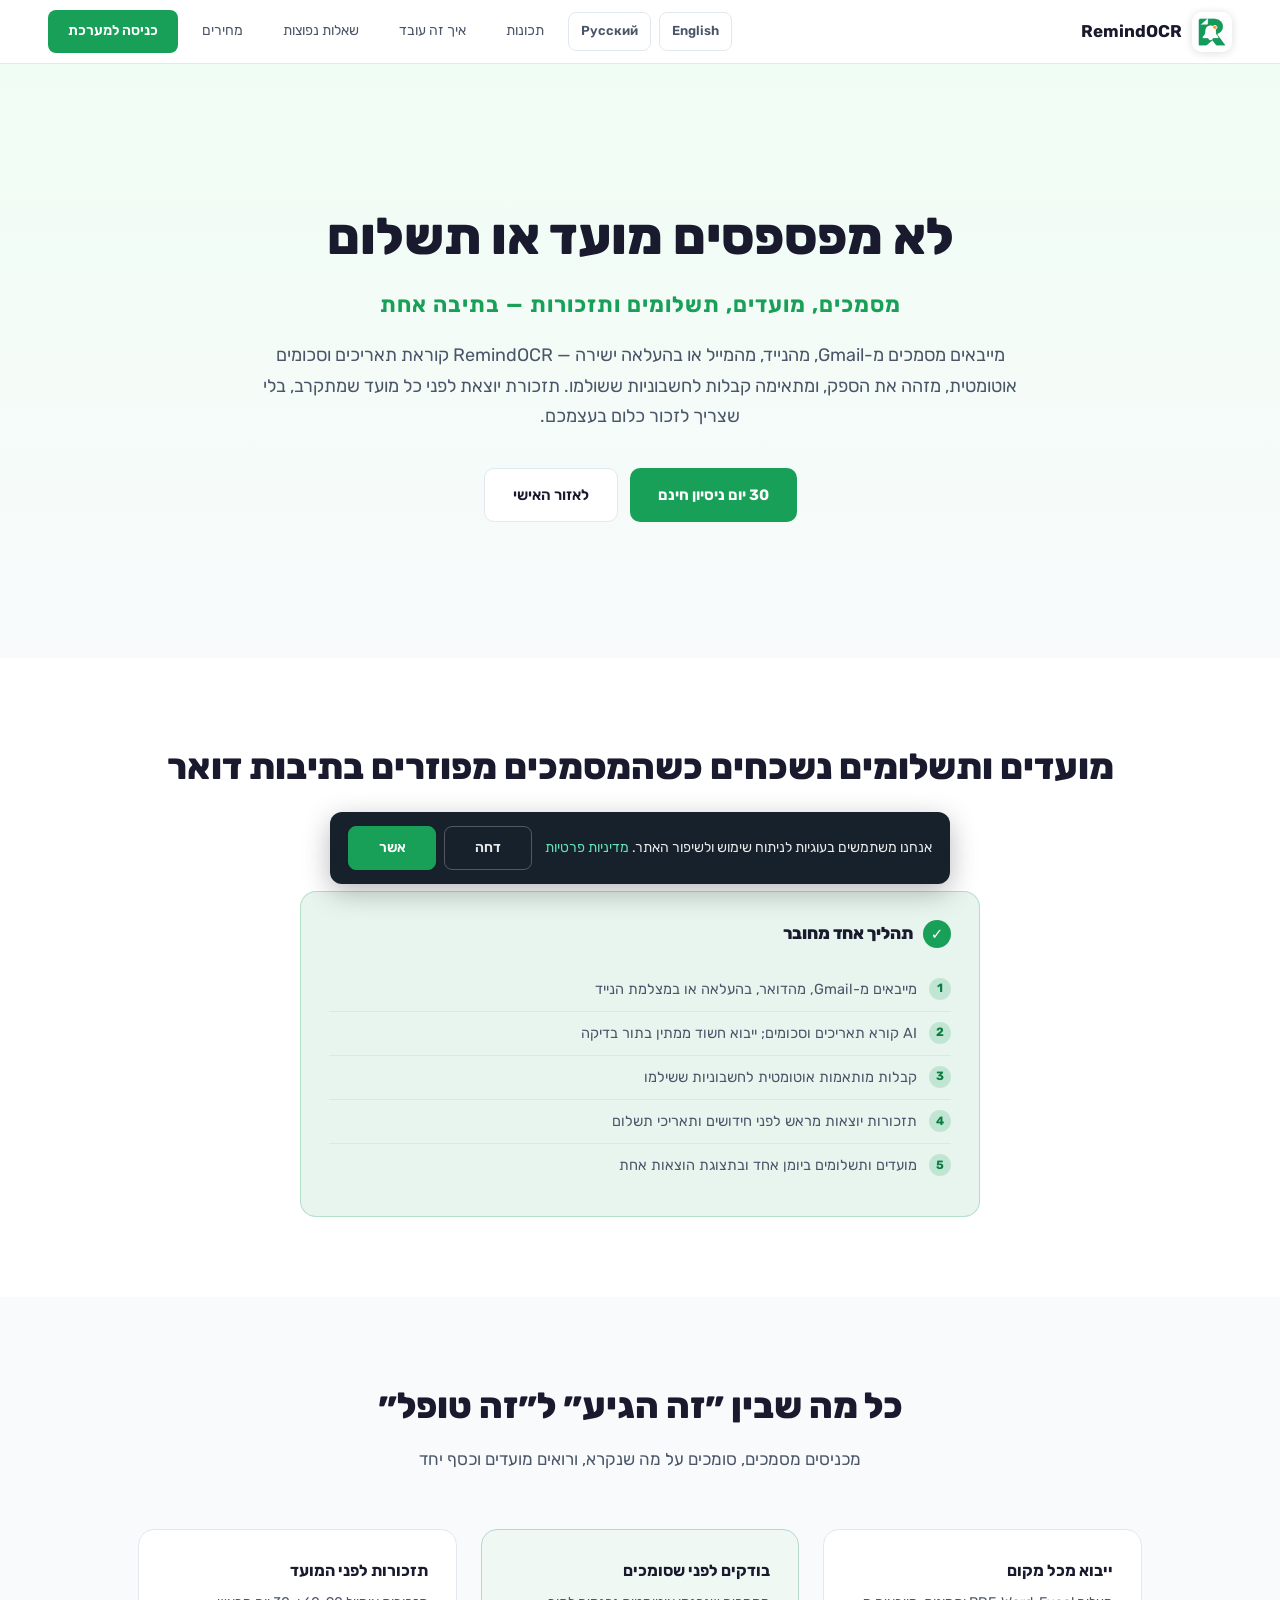
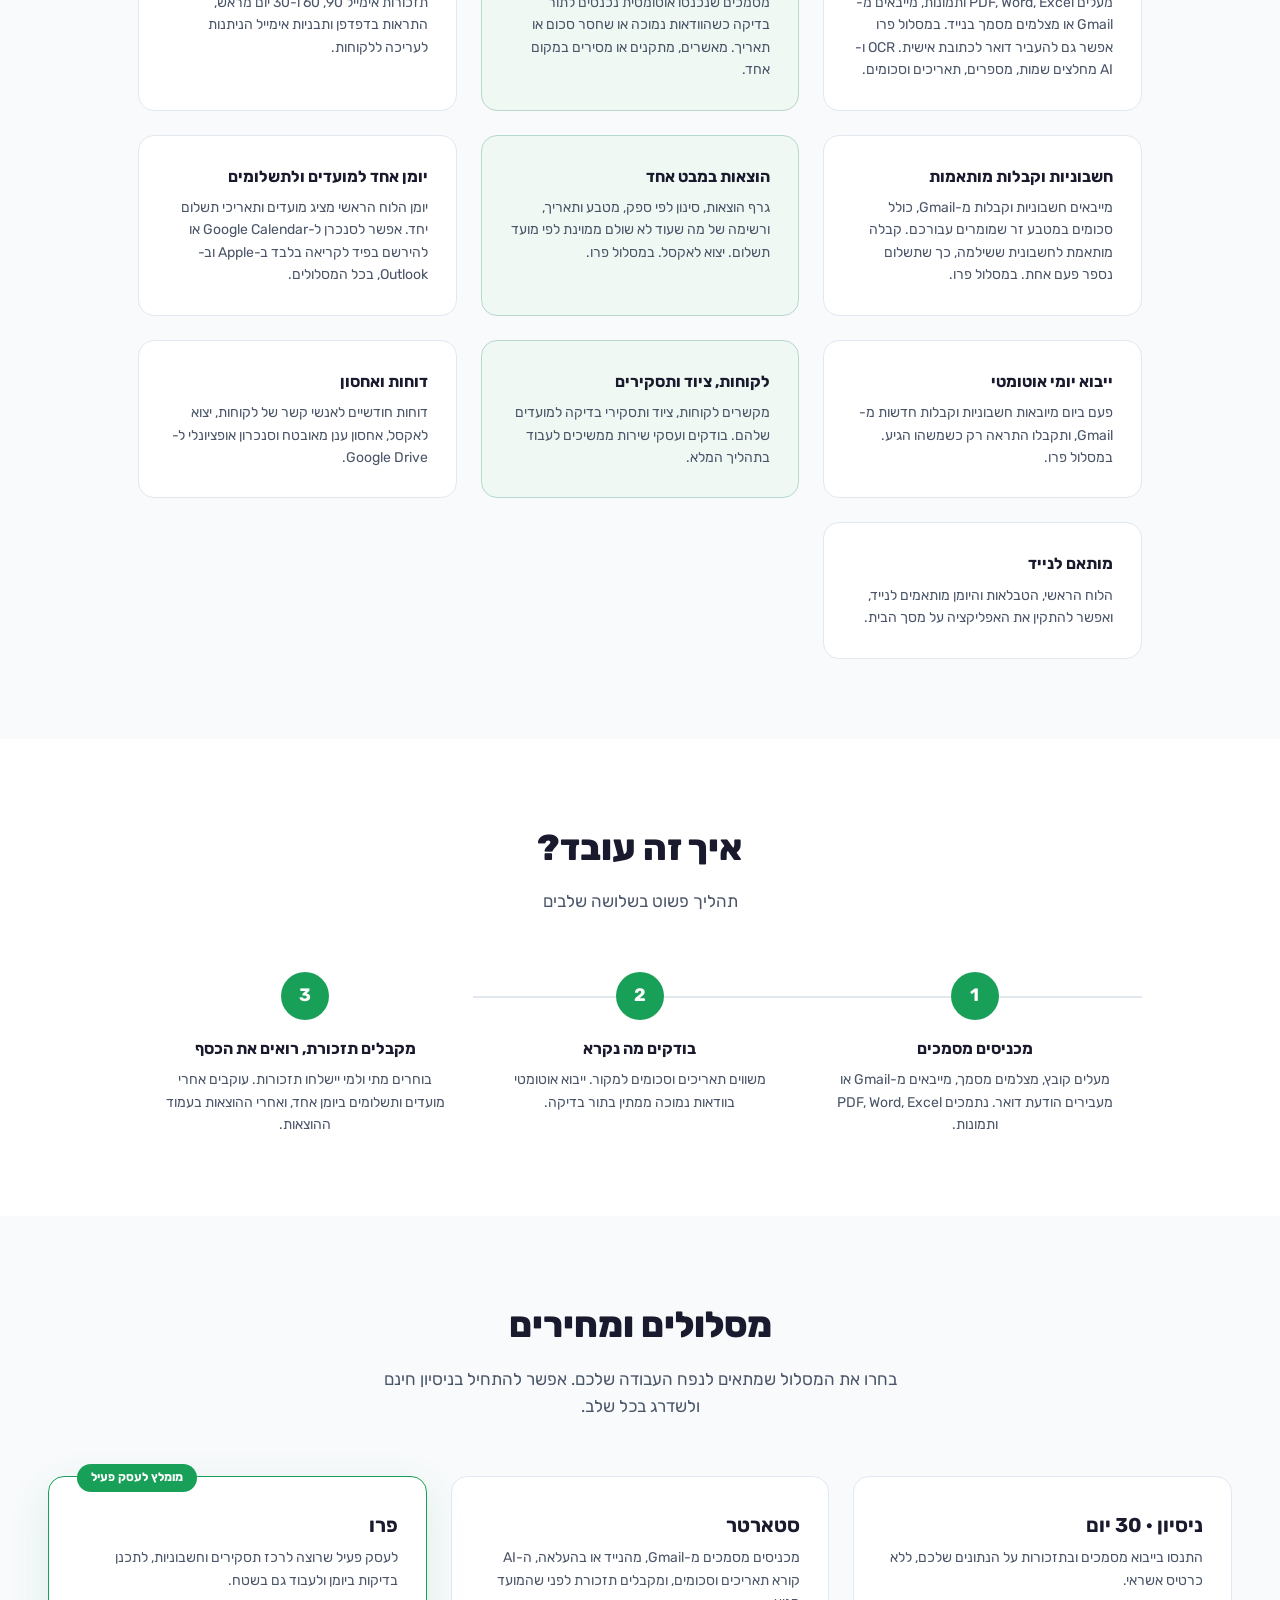
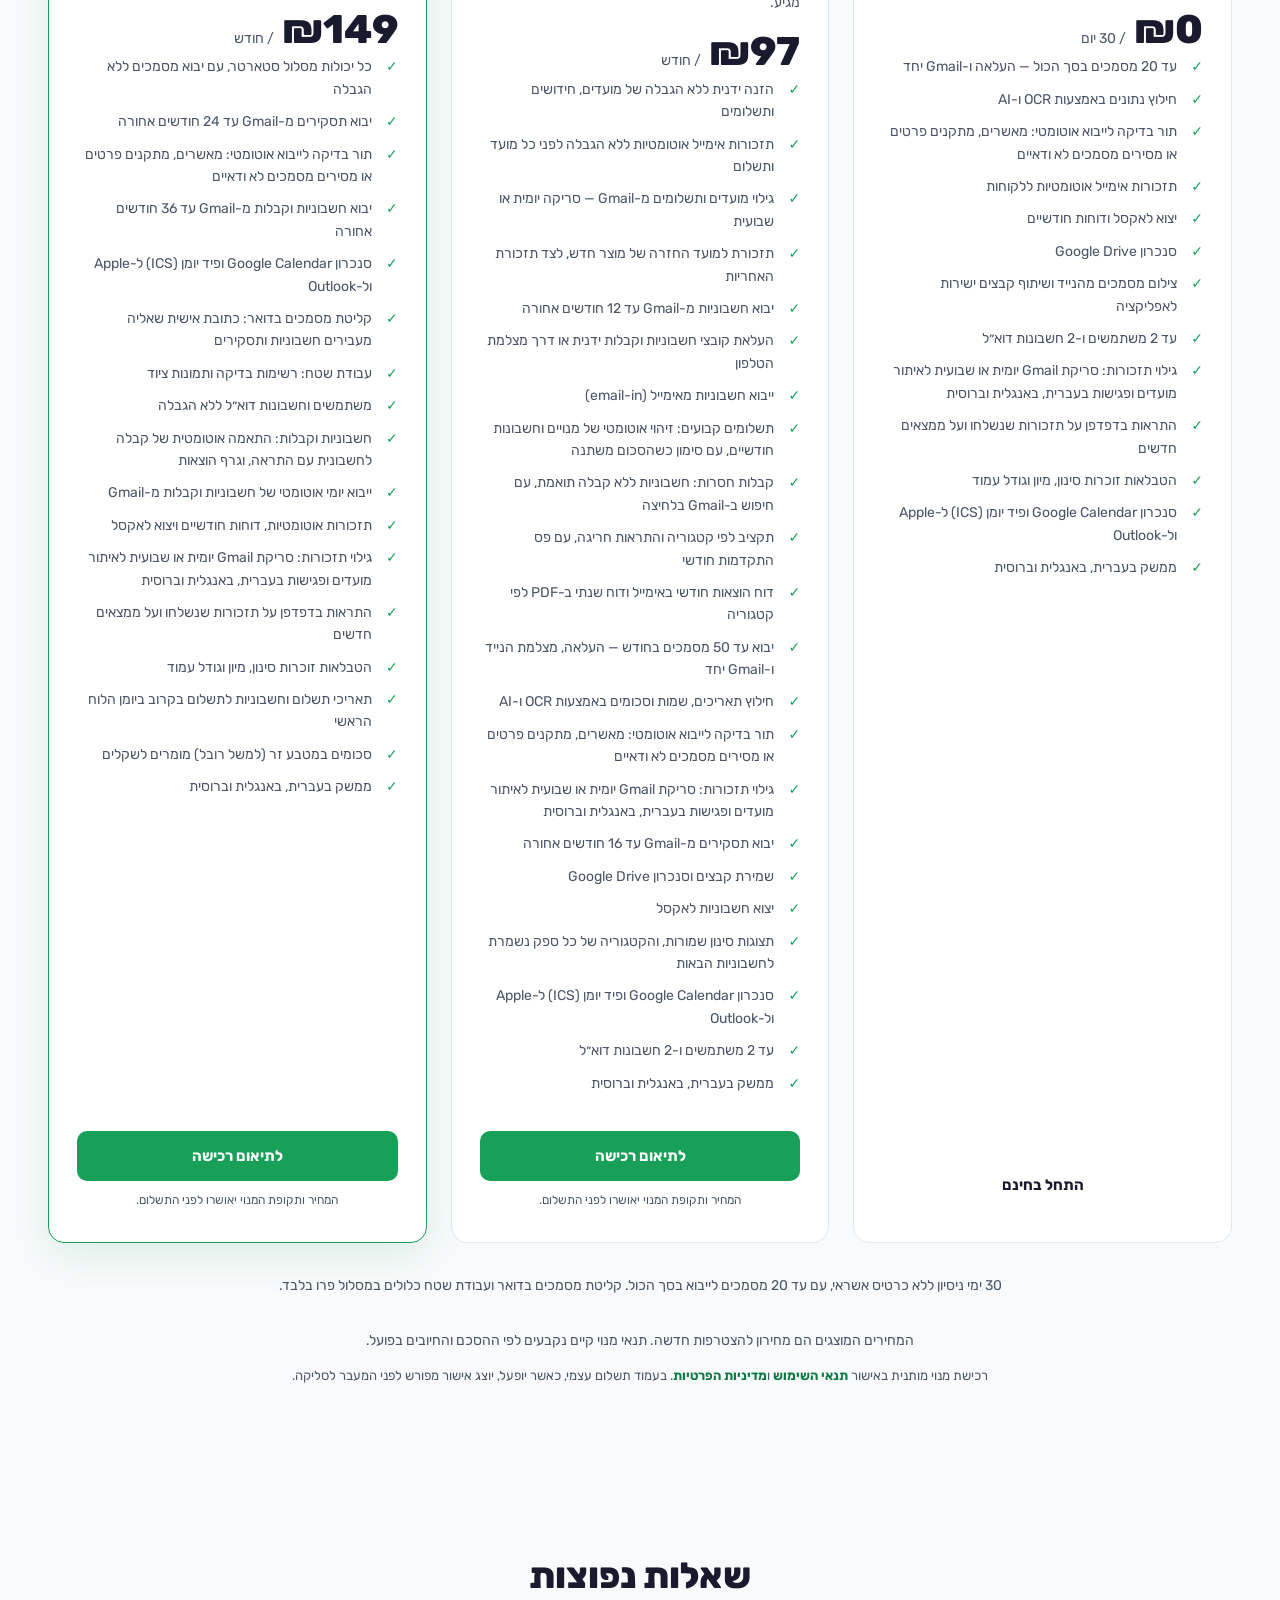
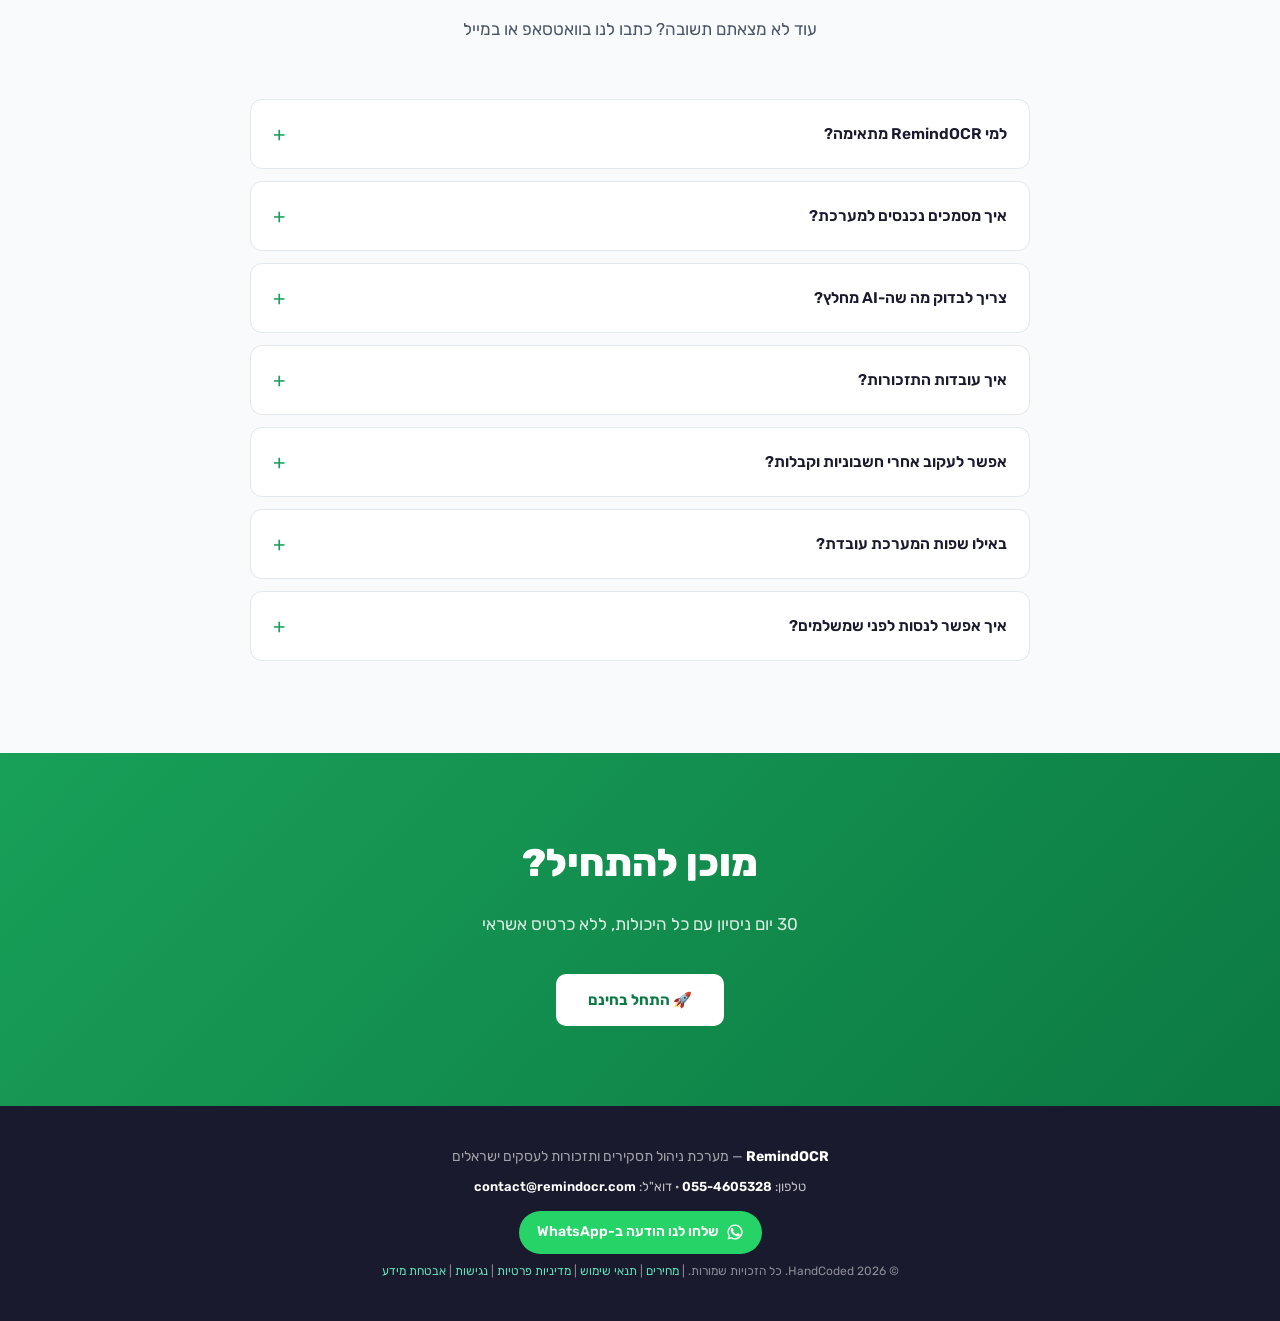
<file: index.html>
<!DOCTYPE html>
<html lang="he" dir="rtl">
<head>
  <!-- Google tag (gtag.js) — skipped on localhost/local previews -->
  <script>
    if (!["localhost", "127.0.0.1"].includes(window.location.hostname)) {
      var gaScript = document.createElement("script");
      gaScript.async = true;
      gaScript.src = "https://www.googletagmanager.com/gtag/js?id=G-CV5TGV9V2X";
      document.head.appendChild(gaScript);

      window.dataLayer = window.dataLayer || [];
      function gtag(){dataLayer.push(arguments);}
      // Consent Mode v2: deny until the visitor chooses. wait_for_update holds the
      // first hits briefly so a stored "granted" is applied before anything sends.
      gtag('consent', 'default', {
        'ad_user_data': 'denied',
        'ad_personalization': 'denied',
        'ad_storage': 'denied',
        'analytics_storage': 'denied',
        'wait_for_update': 500
      });
      try {
        if (localStorage.getItem('ga_consent') === 'granted') {
          gtag('consent', 'update', {
            'ad_user_data': 'granted',
            'ad_personalization': 'granted',
            'ad_storage': 'granted',
            'analytics_storage': 'granted'
          });
        }
      } catch (e) {}
      gtag('js', new Date());
      gtag('config', 'G-CV5TGV9V2X');
    }
  </script>

  <meta charset="UTF-8" />
  <meta name="viewport" content="width=device-width, initial-scale=1.0" />
  <title>לא מפספסים מועד או תשלום | RemindOCR</title>
  <meta name="description" content="מייבאים מסמכים מ-Gmail, מהנייד או בהעלאה — RemindOCR קוראת תאריכים וסכומים, מתאימה קבלות לחשבוניות ושולחת תזכורת לפני כל מועד. 30 יום ניסיון חינם." />
  <link rel="canonical" href="https://remindocr.com/" />
  <link rel="alternate" hreflang="he" href="https://remindocr.com/" />
  <link rel="alternate" hreflang="en" href="https://remindocr.com/en" />
  <link rel="alternate" hreflang="ru" href="https://remindocr.com/ru" />
  <link rel="alternate" hreflang="x-default" href="https://remindocr.com/" />
  <meta property="og:locale:alternate" content="en_US" />
  <meta name="theme-color" content="#18a058" />
  <!-- Same icon set the app serves, so the tab icon does not change between
       the marketing site and the app. -->
  <link rel="icon" type="image/png" sizes="32x32" href="favicon-32-v2.png" />
  <link rel="icon" type="image/png" sizes="192x192" href="icon-192-v2.png" />
  <link rel="icon" type="image/png" sizes="512x512" href="icon-512-v2.png" />
  <link rel="icon" type="image/svg+xml" href="favicon-v2.svg" />
  <link rel="apple-touch-icon" href="apple-touch-icon-v2.png" />
  <meta property="fb:app_id" content="935630732930743" />
  <meta property="og:type" content="website" />
  <meta property="og:site_name" content="RemindOCR" />
  <meta property="og:locale" content="he_IL" />
  <meta property="og:url" content="https://remindocr.com/" />
  <meta property="og:title" content="לא מפספסים מועד או תשלום | RemindOCR" />
  <meta property="og:description" content="לא מפספסים מועד או תשלום. מייבאים מסמכים מ-Gmail, מהדואר או מהנייד, בודקים מה נקרא, ומקבלים תזכורת מראש." />
  <meta property="og:image" content="https://remindocr.com/og-image.png" />
  <meta name="twitter:card" content="summary_large_image" />
  <meta name="twitter:description" content="לא מפספסים מועד או תשלום. מייבאים מסמכים מ-Gmail, מהדואר או מהנייד, בודקים מה נקרא, ומקבלים תזכורת מראש." />
  <meta name="twitter:image" content="https://remindocr.com/og-image.png" />
  <link rel="preconnect" href="https://fonts.googleapis.com" />
  <link href="https://fonts.googleapis.com/css2?family=Rubik:wght@400;500;600;700;800&display=swap" rel="stylesheet" />
  <style>
    *, *::before, *::after { box-sizing: border-box; margin: 0; padding: 0; }

    :root {
      --brand: #18a058;
      --brand-dark: #0c7a43;
      --brand-light: rgba(24,160,88,0.1);
      --text: #1a1a2e;
      --text-2: #4a5568;
      --bg: #f8fafb;
      --white: #ffffff;
      --border: #e2e8f0;
      --radius: 16px;
    }

    html { scroll-behavior: smooth; }

    body {
      font-family: 'Rubik', system-ui, sans-serif;
      background: var(--bg);
      color: var(--text);
      line-height: 1.6;
      overflow-x: hidden;
    }

    /* ── NAV ─────────────────────────────── */
    nav {
      position: sticky;
      top: 0;
      z-index: 100;
      background: rgba(255,255,255,0.9);
      backdrop-filter: blur(12px);
      border-bottom: 1px solid var(--border);
      padding: 0 48px;
      height: 64px;
      display: flex;
      align-items: center;
      justify-content: space-between;
    }

    .nav-brand {
      display: flex;
      align-items: center;
      gap: 10px;
      text-decoration: none;
    }
    .nav-brand__icon {
      width: 36px;
      height: 36px;
      border-radius: 10px;
      background: linear-gradient(135deg, var(--brand), var(--brand-dark));
      display: flex;
      align-items: center;
      justify-content: center;
      color: #fff;
    }
    .nav-brand__icon svg {
      width: 22px;
      height: 22px;
      fill: none;
      stroke: currentColor;
      stroke-width: 32;
      stroke-linecap: round;
      stroke-linejoin: round;
    }
    .nav-brand__text {
      font-weight: 700;
      font-size: 17px;
      color: var(--text);
    }
    .nav-brand__logo {
      width: 40px;
      height: 40px;
      border-radius: 10px;
      object-fit: cover;
      box-shadow: 0 1px 8px rgba(15, 23, 42, 0.14);
    }
    .nav-brand picture {
      display: flex;
    }

    .nav-links {
      display: flex;
      align-items: center;
      gap: 8px;
    }
    .nav-links a {
      padding: 8px 16px;
      border-radius: 8px;
      font-size: 14px;
      color: var(--text-2);
      text-decoration: none;
      transition: background 0.15s, color 0.15s;
    }
    .nav-links a:hover { background: var(--brand-light); color: var(--brand); }
    .nav-cta {
      background: var(--brand) !important;
      color: #fff !important;
      font-weight: 600 !important;
      padding: 10px 20px !important;
    }
    .nav-cta:hover { background: var(--brand-dark) !important; }

    .nav-lang {
      padding: 8px 12px !important;
      font-size: 13px !important;
      font-weight: 600;
      border: 1px solid var(--border);
      background: transparent !important;
      color: var(--text-2) !important;
    }
    .nav-lang:hover {
      background: var(--brand-light) !important;
      color: var(--brand) !important;
    }


    /* ── HERO ─────────────────────────────── */
    .hero {
      max-width: 1300px;
      margin: 0 auto;
      padding: 84px 48px 76px;
      display: grid;
      grid-template-columns: minmax(0, 760px);
      justify-content: center;
      text-align: center;
      align-items: center;
    }

    .hero-badge {
      display: inline-flex;
      align-items: center;
      gap: 6px;
      background: var(--brand-light);
      color: var(--brand);
      border: 1px solid rgba(24,160,88,0.2);
      border-radius: 999px;
      padding: 6px 14px;
      font-size: 13px;
      font-weight: 600;
      margin-bottom: 20px;
    }

    .hero h1 {
      font-size: clamp(32px, 4vw, 52px);
      font-weight: 800;
      line-height: 1.15;
      color: var(--text);
      margin-bottom: 20px;
    }
    .hero h1 span { color: var(--brand); }

    .hero-desc {
      font-size: 18px;
      color: var(--text-2);
      margin-bottom: 36px;
      line-height: 1.7;
    }

    .hero-tagline {
      font-size: 22px;
      font-weight: 700;
      letter-spacing: 1px;
      color: var(--brand, #16a06a);
      margin: 0 0 18px;
    }

    .hero-actions {
      justify-content: center;
      display: flex;
      gap: 12px;
      flex-wrap: wrap;
    }

    .btn-primary {
      display: inline-flex;
      align-items: center;
      gap: 8px;
      background: var(--brand);
      color: #fff;
      font-weight: 700;
      font-size: 15px;
      padding: 14px 28px;
      border-radius: 10px;
      text-decoration: none;
      transition: background 0.15s, transform 0.15s;
    }
    .btn-primary:hover { background: var(--brand-dark); transform: translateY(-1px); }

    .btn-secondary {
      display: inline-flex;
      align-items: center;
      gap: 8px;
      background: var(--white);
      color: var(--text);
      font-weight: 600;
      font-size: 15px;
      padding: 14px 28px;
      border-radius: 10px;
      text-decoration: none;
      border: 1px solid var(--border);
      transition: background 0.15s, transform 0.15s;
    }
    .btn-secondary:hover { background: var(--bg); transform: translateY(-1px); }

    /* Hero visual */
    .hero-visual {
      background: var(--white);
      border: 1px solid var(--border);
      border-radius: var(--radius);
      overflow: hidden;
      box-shadow: 0 20px 60px rgba(0,0,0,0.08);
      display: block;
      width: 100%;
      max-width: 100%;
      height: auto;
    }
    .hero-visual__bar {
      background: linear-gradient(135deg, var(--brand), var(--brand-dark));
      padding: 16px 20px;
      display: flex;
      align-items: center;
      gap: 12px;
    }
    .hero-visual__dots { display: flex; gap: 6px; }
    .hero-visual__dot {
      width: 10px; height: 10px;
      border-radius: 50%;
      background: rgba(255,255,255,0.4);
    }
    .hero-visual__dot:first-child { background: rgba(255,255,255,0.8); }
    .hero-visual__title { color: rgba(255,255,255,0.9); font-size: 13px; font-weight: 600; }

    .hero-visual__body { padding: 20px; display: flex; flex-direction: column; gap: 12px; }
    .mock-card {
      background: var(--bg);
      border: 1px solid var(--border);
      border-radius: 10px;
      padding: 14px 16px;
      display: flex;
      align-items: center;
      justify-content: space-between;
    }
    .mock-card__left { display: flex; flex-direction: column; gap: 4px; }
    .mock-card__title { font-weight: 600; font-size: 13px; color: var(--text); }
    .mock-card__sub { font-size: 12px; color: var(--text-2); }
    .mock-badge {
      font-size: 11px;
      font-weight: 600;
      padding: 4px 10px;
      border-radius: 999px;
    }
    .mock-badge--green { background: rgba(24,160,88,0.12); color: var(--brand); }
    .mock-badge--yellow { background: rgba(234,179,8,0.12); color: #b45309; }
    .mock-badge--red { background: rgba(239,68,68,0.12); color: #dc2626; }

    /* ── STATS ─────────────────────────────── */
    .stats {
      background: var(--white);
      border-top: 1px solid var(--border);
      border-bottom: 1px solid var(--border);
      padding: 48px;
    }
    .stats-inner {
      max-width: 1100px;
      margin: 0 auto;
      display: grid;
      grid-template-columns: repeat(4, 1fr);
      gap: 32px;
      text-align: center;
    }
    .stat-num {
      font-size: 42px;
      font-weight: 800;
      color: var(--brand);
      line-height: 1;
      margin-bottom: 6px;
    }
    .stat-label {
      font-size: 14px;
      color: var(--text-2);
      font-weight: 500;
    }

    /* ── FEATURES ─────────────────────────────── */
    section { max-width: 1100px; margin: 0 auto; padding: 80px 48px; }

    .section-header {
      text-align: center;
      margin-bottom: 56px;
    }
    .section-header h2 {
      font-size: clamp(24px, 3vw, 36px);
      font-weight: 800;
      margin-bottom: 12px;
    }
    .section-header p {
      font-size: 17px;
      color: var(--text-2);
      max-width: 540px;
      margin: 0 auto;
    }

    .features-grid {
      display: grid;
      grid-template-columns: repeat(3, 1fr);
      gap: 24px;
    }
    .feature-card {
      background: var(--white);
      border: 1px solid var(--border);
      border-radius: var(--radius);
      padding: 28px;
      transition: box-shadow 0.2s, transform 0.2s;
    }
    .feature-card:hover {
      box-shadow: 0 8px 32px rgba(0,0,0,0.07);
      transform: translateY(-2px);
    }
    .feature-card--accent {
      border-color: color-mix(in srgb, var(--brand, #16a06a) 22%, var(--border));
      background: color-mix(in srgb, var(--brand, #16a06a) 7%, var(--white));
    }
    .feature-icon {
      width: 48px;
      height: 48px;
      background: var(--brand-light);
      border-radius: 12px;
      display: flex;
      align-items: center;
      justify-content: center;
      font-size: 22px;
      margin-bottom: 16px;
    }
    .feature-card h3 {
      font-size: 16px;
      font-weight: 700;
      margin-bottom: 8px;
    }
    .feature-card p {
      font-size: 14px;
      color: var(--text-2);
      line-height: 1.6;
    }

    /* ── HOW IT WORKS ─────────────────────────────── */
    .how-bg { background: var(--white); }
    .steps {
      display: flex;
      gap: 0;
      align-items: flex-start;
    }
    .step {
      flex: 1;
      text-align: center;
      padding: 0 24px;
      position: relative;
    }
    .step:not(:last-child)::after {
      content: '';
      position: absolute;
      top: 24px;
      left: 0;
      width: 100%;
      height: 2px;
      background: var(--border);
      z-index: 0;
    }
    .step__num {
      position: relative;
      z-index: 1;
      width: 48px;
      height: 48px;
      border-radius: 50%;
      background: var(--brand);
      color: #fff;
      font-weight: 700;
      font-size: 18px;
      display: flex;
      align-items: center;
      justify-content: center;
      margin: 0 auto 16px;
    }
    .step h3 { font-size: 16px; font-weight: 700; margin-bottom: 8px; }
    .step p { font-size: 14px; color: var(--text-2); }

    /* ── BEFORE / AFTER ─────────────────────────────── */
    .compare-bg { background: var(--white); }
    .compare {
      display: grid;
      grid-template-columns: minmax(0, 680px);
      justify-content: center;
      gap: 24px;
    }
    .compare-col {
      border-radius: var(--radius);
      border: 1px solid var(--border);
      padding: 28px;
    }
    .compare-col--good { background: var(--brand-light); border-color: rgba(24,160,88,0.25); }
    .compare-col__head {
      display: flex;
      align-items: center;
      gap: 10px;
      font-weight: 800;
      font-size: 17px;
      margin-bottom: 20px;
    }
    .compare-col__icon {
      width: 28px;
      height: 28px;
      border-radius: 50%;
      display: flex;
      align-items: center;
      justify-content: center;
      font-size: 15px;
      font-weight: 800;
      color: #fff;
      flex-shrink: 0;
    }
    .compare-col--good .compare-col__icon { background: var(--brand); }
    .compare-list { list-style: none; counter-reset: compare-step; }
    .compare-list li {
      counter-increment: compare-step;
      display: flex;
      gap: 12px;
      padding: 10px 0;
      font-size: 14.5px;
      color: var(--text-2);
      border-bottom: 1px solid rgba(0,0,0,0.05);
    }
    .compare-list li:last-child { border-bottom: none; }
    .compare-list li::before {
      content: counter(compare-step);
      flex-shrink: 0;
      width: 22px;
      height: 22px;
      border-radius: 50%;
      background: rgba(0,0,0,0.06);
      color: var(--text);
      font-size: 12px;
      font-weight: 700;
      display: flex;
      align-items: center;
      justify-content: center;
    }
    .compare-col--good .compare-list li::before { background: rgba(24,160,88,0.18); color: var(--brand-dark); }

    /* ── FAQ ─────────────────────────────── */
    .faq { max-width: 780px; margin: 0 auto; }
    .faq-item {
      border: 1px solid var(--border);
      border-radius: 12px;
      margin-bottom: 12px;
      background: var(--white);
      overflow: hidden;
    }
    .faq-item summary {
      cursor: pointer;
      list-style: none;
      padding: 18px 22px;
      font-weight: 600;
      font-size: 15.5px;
      display: flex;
      align-items: center;
      justify-content: space-between;
      gap: 12px;
    }
    .faq-item summary::-webkit-details-marker { display: none; }
    .faq-item summary::after {
      content: '+';
      font-size: 20px;
      font-weight: 400;
      color: var(--brand);
      flex-shrink: 0;
      transition: transform 0.2s;
    }
    .faq-item[open] summary::after { transform: rotate(45deg); }
    .faq-item p {
      padding: 0 22px 20px;
      font-size: 14.5px;
      color: var(--text-2);
      line-height: 1.7;
    }

    /* ── CTA ─────────────────────────────── */
    .cta-section {
      background: linear-gradient(135deg, var(--brand), var(--brand-dark));
      padding: 80px 48px;
      text-align: center;
    }
    .cta-section h2 {
      font-size: clamp(24px, 3vw, 40px);
      font-weight: 800;
      color: #fff;
      margin-bottom: 16px;
    }
    .cta-section p {
      font-size: 17px;
      color: rgba(255,255,255,0.85);
      margin-bottom: 36px;
    }
    .btn-white {
      display: inline-flex;
      align-items: center;
      gap: 8px;
      background: #fff;
      color: var(--brand-dark);
      font-weight: 700;
      font-size: 15px;
      padding: 14px 32px;
      border-radius: 10px;
      text-decoration: none;
      transition: transform 0.15s, box-shadow 0.15s;
    }
    .btn-white:hover { transform: translateY(-2px); box-shadow: 0 8px 24px rgba(0,0,0,0.15); }

    /* ── FOOTER ─────────────────────────────── */
    footer {
      background: var(--text);
      color: rgba(255,255,255,0.6);
      padding: 40px 48px;
      text-align: center;
      font-size: 14px;
    }
    footer strong { color: #fff; }

    footer .site-footer__contact {
      margin-top: 8px;
      color: rgba(255, 255, 255, 0.72);
      font-size: 13px;
    }

    footer .site-footer__contact a {
      color: #fff;
      text-decoration: none;
      font-weight: 600;
    }

    footer .site-footer__contact a:hover {
      color: #8fecd0;
      text-decoration: underline;
    }

    footer .site-footer__wa {
      display: inline-flex;
      align-items: center;
      gap: 8px;
      margin-top: 14px;
      padding: 10px 18px;
      border-radius: 999px;
      background: #25d366;
      color: #fff;
      font-size: 14px;
      font-weight: 600;
      text-decoration: none;
      transition: background 0.15s ease;
    }

    footer .site-footer__wa:hover { background: #1da851; }
    footer .site-footer__wa svg { width: 18px; height: 18px; fill: currentColor; flex: none; }
    footer .site-footer__legal {
      margin-top: 8px;
      font-size: 12px;
      color: rgba(255,255,255,0.5);
    }
    footer .site-footer__legal a {
      color: #63e2b7;
      text-decoration: none;
    }
    footer .site-footer__legal a:hover {
      color: #8fecd0;
      text-decoration: underline;
    }

    /* ── AUTH CARD ─────────────────────────────── */
    .auth-card {
      background: var(--white);
      border: 1px solid var(--border);
      border-radius: var(--radius);
      padding: 36px 32px 28px;
      box-shadow: 0 20px 60px rgba(0,0,0,0.08);
      width: 100%;
      max-width: 400px;
    }

    .auth-tabs {
      display: flex;
      border-bottom: 2px solid var(--border);
      margin-bottom: 24px;
      gap: 0;
    }
    .auth-tab {
      flex: 1;
      background: none;
      border: none;
      padding: 10px 0;
      font-family: inherit;
      font-size: 15px;
      font-weight: 600;
      color: var(--text-2);
      cursor: pointer;
      position: relative;
      transition: color 0.15s;
    }
    .auth-tab::after {
      content: '';
      position: absolute;
      bottom: -2px;
      right: 0;
      left: 0;
      height: 2px;
      background: var(--brand);
      transform: scaleX(0);
      transition: transform 0.2s;
    }
    .auth-tab.active { color: var(--brand); }
    .auth-tab.active::after { transform: scaleX(1); }

    .auth-pane { display: none; }
    .auth-pane.active { display: block; }

    .auth-field { margin-bottom: 14px; }
    .auth-field label {
      display: block;
      font-size: 13px;
      font-weight: 600;
      color: var(--text-2);
      margin-bottom: 6px;
    }
    .auth-field input {
      width: 100%;
      padding: 10px 14px;
      border: 1px solid var(--border);
      border-radius: 8px;
      font-family: inherit;
      font-size: 14px;
      color: var(--text);
      background: var(--bg);
      transition: border-color 0.15s;
      outline: none;
    }
    .auth-field input:focus { border-color: var(--brand); background: var(--white); }

    .auth-btn {
      width: 100%;
      margin-top: 6px;
      padding: 12px;
      background: var(--brand);
      color: #fff;
      font-family: inherit;
      font-size: 15px;
      font-weight: 700;
      border: none;
      border-radius: 8px;
      cursor: pointer;
      transition: background 0.15s;
    }
    .auth-btn:hover { background: var(--brand-dark); }
    .auth-btn:disabled { opacity: 0.6; cursor: not-allowed; }

    .auth-msg {
      margin-top: 12px;
      padding: 10px 14px;
      border-radius: 8px;
      font-size: 13px;
      display: none;
    }
    .auth-msg.success { background: rgba(24,160,88,0.1); color: var(--brand); display: block; }
    .auth-msg.error { background: rgba(239,68,68,0.1); color: #dc2626; display: block; }

    .auth-hint {
      margin-top: 10px;
      font-size: 12px;
      color: var(--text-2);
      text-align: center;
    }

    /* ── RESPONSIVE ─────────────────────────────── */
    @media (max-width: 768px) {
      nav {
        height: auto;
        min-height: 58px;
        padding: 10px 16px;
        gap: 12px;
      }
      .nav-brand__text { font-size: 15px; }
      .nav-brand__icon,
      .nav-brand__logo {
        width: 34px;
        height: 34px;
      }
      .nav-links { gap: 0; }
      .nav-links a:not(.nav-cta):not(.nav-lang) { display: none; }
      .nav-links,
      .nav-brand {
        min-width: 0;
      }
      .nav-cta {
        padding: 9px 14px !important;
        font-size: 13px !important;
        white-space: nowrap;
      }
      .hero {
        grid-template-columns: 1fr;
        padding: 44px 20px 40px;
        gap: 28px;
        text-align: center;
      }
      .hero-badge { margin-bottom: 16px; }
      .hero h1 { margin-bottom: 16px; }
      .hero-desc {
        font-size: 16px;
        margin-bottom: 28px;
      }
      .hero-actions {
        flex-direction: column;
        align-items: stretch;
      }
      .btn-primary,
      .btn-secondary,
      .btn-white {
        justify-content: center;
        width: 100%;
        max-width: 360px;
        margin-inline: auto;
      }
      .hero-visual { display: none; }
      .auth-card { max-width: 100%; }
      .stats { padding: 36px 20px; }
      .stats-inner {
        grid-template-columns: repeat(2, minmax(0, 1fr));
        gap: 24px 16px;
        padding: 0;
      }
      .stat-num { font-size: 34px; }
      section { padding: 48px 20px; }
      .section-header { margin-bottom: 32px; }
      .features-grid { grid-template-columns: 1fr; }
      .feature-card { padding: 22px; }
      .steps {
        align-items: center;
        flex-direction: column;
        gap: 30px;
      }
      .step {
        max-width: 420px;
        padding: 0;
        width: 100%;
      }
      .step::after { display: none; }
      .step__num { margin-bottom: 14px; }
      .step h3 { margin-bottom: 8px; }
      .step p {
        margin: 0 auto;
        max-width: 340px;
      }
      .cta-section { padding: 48px 20px; }
      footer { padding: 32px 20px; }
      .compare { grid-template-columns: 1fr; }
    }

    @media (max-width: 420px) {
      nav {
        display: grid;
        grid-template-columns: 1fr auto;
        padding-inline: 12px;
      }
      .nav-brand { gap: 8px; }
      .nav-brand__text { font-size: 14px; }
      .nav-cta {
        padding: 8px 10px !important;
        font-size: 12px !important;
      }
      .hero { padding: 36px 16px 34px; }
      .hero h1 { font-size: 30px; }
      .hero-desc { font-size: 15px; }
      .stats-inner { grid-template-columns: 1fr; }
      section { padding: 42px 16px; }
    }
  </style>
  <style>
.plans-grid {
    display: grid;
    grid-template-columns: repeat(auto-fit, minmax(230px, 1fr));
    gap: 24px;
    align-items: start;
}

.plan--soon .plan__ctas {
    display: none;
}

.plan__cta--wa {
    display: flex;
    align-items: center;
    justify-content: center;
    gap: 8px;
    background: #25d366;
    color: #fff;
}

.plan__cta--wa:hover {
    background: #1da851;
}

.plan__cta--wa svg {
    width: 18px;
    height: 18px;
    fill: currentColor;
    flex: none;
}

.plan__soon-note {
    margin: 10px 0 0;
    text-align: center;
    font-size: 12px;
    color: var(--text-2);
}

.plan {
    background: var(--white);
    border: 1px solid var(--border);
    border-radius: var(--radius);
    padding: 32px 28px;
    display: flex;
    flex-direction: column;
    height: 100%;
}

.plan--highlighted {
    border-color: var(--brand);
    box-shadow: 0 12px 40px rgba(24, 160, 88, 0.12);
    position: relative;
}

.plan__badge {
    position: absolute;
    top: -13px;
    inset-inline-end: 28px;
    background: var(--brand);
    color: #fff;
    font-size: 12px;
    font-weight: 700;
    padding: 4px 14px;
    border-radius: 999px;
}

.plan__name {
    font-size: 20px;
    font-weight: 700;
    margin-bottom: 6px;
}

.plan__blurb {
    color: var(--text-2);
    font-size: 14px;
    min-height: 44px;
    margin-bottom: 18px;
}

.plan__price {
    display: flex;
    flex-wrap: wrap;
    align-items: baseline;
    gap: 8px;
    margin-bottom: 6px;
}

.plan__price strong {
    font-size: 40px;
    font-weight: 800;
    line-height: 1;
}

.plan__price-old {
    color: var(--text-2);
    text-decoration: line-through;
    font-size: 17px;
    opacity: 0.75;
}

.plan__price-period {
    color: var(--text-2);
    font-size: 14px;
}

.plan__price-year {
    margin: 0 0 6px;
    color: var(--text-2);
    font-size: 13px;
    font-weight: 500;
}

.plan__vat {
    margin: 0 0 18px;
    color: var(--text-2);
    font-size: 12px;
    opacity: 0.8;
}

.plan__ctas {
    display: flex;
    flex-direction: column;
    border: 1px solid var(--border);
    border-radius: 12px;
    overflow: hidden;
}

.plan__ctas--accent {
    border-color: var(--brand);
}

.plan__cta-note {
    display: block;
    font-size: 12px;
    font-weight: 500;
    opacity: 0.85;
    margin-top: 2px;
}

.plan__cta-save {
    display: inline-block;
    margin-inline-start: 6px;
    padding: 2px 8px;
    border-radius: 999px;
    background: rgba(255, 255, 255, 0.22);
    font-size: 11px;
    font-weight: 700;
    vertical-align: middle;
}

.plan__cta--ghost .plan__cta-save {
    background: var(--brand-light);
    color: var(--brand-dark);
}

.plan__features {
    list-style: none;
    margin-bottom: 26px;
    flex: 1;
}

.plan__features li {
    position: relative;
    padding-inline-start: 26px;
    margin-bottom: 10px;
    font-size: 14px;
    color: var(--text-2);
}

.plan__features li::before {
    content: "✓";
    position: absolute;
    inset-inline-start: 0;
    color: var(--brand);
    font-weight: 700;
}

.plan__features li.plan__feature--struck {
    text-decoration: line-through;
    text-decoration-thickness: 2px;
    color: var(--text-2);
    opacity: 0.65;
}

.plan__cta {
    display: block;
    text-align: center;
    padding: 13px 20px;
    border-radius: 10px;
    font-weight: 700;
    font-size: 15px;
    text-decoration: none;
    transition: background 0.15s, transform 0.15s;
}

.plan__cta--primary {
    background: var(--brand);
    color: #fff;
}

.plan__cta--primary:hover {
    background: var(--brand-dark);
}

.plan__cta--ghost {
    background: var(--white);
    color: var(--text);
}

.plan__cta--ghost:hover {
    background: var(--bg);
    color: var(--brand-dark);
}

.plan__ctas .plan__cta {
    border-radius: 0;
}

.plan__ctas .plan__cta + .plan__cta {
    border-top: 1px solid var(--border);
    font-size: 14px;
    font-weight: 600;
    padding: 11px 20px;
}

.plan__additional {
    font-size: 12px;
    font-weight: 700;
    margin-bottom: 0.5rem;
    color: var(--brand-dark);
}

.plans-note {
    margin-top: 32px;
    text-align: center;
    color: var(--text-2);
    font-size: 14px;
}

.plans-legal-note {
    max-width: 780px;
    margin: 14px auto 0;
    text-align: center;
    color: var(--text-2);
    font-size: 13px;
}

.plans-legal-note a {
    color: var(--brand-dark);
    font-weight: 700;
    text-decoration: none;
}

.plans-legal-note a:hover {
    text-decoration: underline;
}

#pricing {
    width: min(1320px, 100%);
    max-width: 1320px;
    scroll-margin-top: 80px;
}

@media (max-width: 1040px) {
    .plans-grid {
        grid-template-columns: repeat(2, minmax(0, 1fr));
    }
}

@media (max-width: 760px) {
    .plans-grid {
        grid-template-columns: minmax(0, 1fr);
    }
}
  </style>
</head>
<body>

<!-- NAV -->
<nav>
  <a class="nav-brand" href="/">
    <picture>
      <source media="(prefers-color-scheme: dark)" srcset="remindocr-logo-dark.png" />
      <img class="nav-brand__logo" src="remindocr-logo-light.png" alt="" />
    </picture>
    <span class="nav-brand__text">RemindOCR</span>
  </a>
  <div class="nav-links">
    <a class="nav-lang" href="/en" hreflang="en" lang="en">English</a>
    <a class="nav-lang" href="/ru" hreflang="ru" lang="ru">Русский</a>
    <a href="#features">תכונות</a>
    <a href="#how">איך זה עובד</a>
    <a href="#faq">שאלות נפוצות</a>
    <a href="#pricing">מחירים</a>
    <a class="nav-cta" href="https://app.remindocr.com/login">כניסה למערכת</a>
  </div>
</nav>

<!-- HERO -->
<div style="background: linear-gradient(180deg, #f0fdf4 0%, var(--bg) 100%); padding: 60px 0;">
  <div class="hero">
    <div class="hero-content">
      <h1>לא מפספסים מועד או תשלום</h1>
      <p class="hero-tagline">מסמכים, מועדים, תשלומים ותזכורות — בתיבה אחת</p>
      <p class="hero-desc">
        מייבאים מסמכים מ-Gmail, מהנייד, מהמייל או בהעלאה ישירה — RemindOCR קוראת תאריכים וסכומים אוטומטית, מזהה את הספק, ומתאימה קבלות לחשבוניות ששולמו. תזכורת יוצאת לפני כל מועד שמתקרב, בלי שצריך לזכור כלום בעצמכם.
      </p>
      <div class="hero-actions">
        <a class="btn-primary" href="https://app.remindocr.com/login?tab=register">30 יום ניסיון חינם</a>
        <a class="btn-secondary" href="https://app.remindocr.com/login">לאזור האישי</a>
      </div>
    </div>
</div>
</div>

<!-- BEFORE / AFTER -->
<div class="compare-bg">
  <section id="compare">
    <div class="section-header">
      <h2>מועדים ותשלומים נשכחים כשהמסמכים מפוזרים בתיבות דואר</h2>
      <p>RemindOCR אוספת אותם, קוראת תאריכים וסכומים ומתריעה לפני שמשהו פג</p>
    </div>
    <div class="compare">
      <div class="compare-col compare-col--good">
        <div class="compare-col__head">
          <span class="compare-col__icon">✓</span>
          <span>תהליך אחד מחובר</span>
        </div>
        <ol class="compare-list">
<li>מייבאים מ-Gmail, מהדואר, בהעלאה או במצלמת הנייד</li>
<li>AI קורא תאריכים וסכומים; ייבוא חשוד ממתין בתור בדיקה</li>
<li>קבלות מותאמות אוטומטית לחשבוניות ששילמו</li>
<li>תזכורות יוצאות מראש לפני חידושים ותאריכי תשלום</li>
<li>מועדים ותשלומים ביומן אחד ובתצוגת הוצאות אחת</li>
</ol>
      </div>
    </div>
  </section>
</div>

<!-- FEATURES -->
<section id="features">
  <div class="section-header">
    <h2>כל מה שבין ״זה הגיע״ ל״זה טופל״</h2>
    <p>מכניסים מסמכים, סומכים על מה שנקרא, ורואים מועדים וכסף יחד</p>
  </div>
  <div class="features-grid">
<div class="feature-card"><h3>ייבוא מכל מקום</h3><p>מעלים PDF, Word, Excel ותמונות, מייבאים מ-Gmail או מצלמים מסמך בנייד. במסלול פרו אפשר גם להעביר דואר לכתובת אישית. OCR ו-AI מחלצים שמות, מספרים, תאריכים וסכומים.</p></div>
<div class="feature-card feature-card--accent"><h3>בודקים לפני שסומכים</h3><p>מסמכים שנכנסו אוטומטית נכנסים לתור בדיקה כשהוודאות נמוכה או שחסר סכום או תאריך. מאשרים, מתקנים או מסירים במקום אחד.</p></div>
<div class="feature-card"><h3>תזכורות לפני המועד</h3><p>תזכורות אימייל 90, 60 ו-30 יום מראש, התראות בדפדפן ותבניות אימייל הניתנות לעריכה ללקוחות.</p></div>
<div class="feature-card"><h3>חשבוניות וקבלות מותאמות</h3><p>מייבאים חשבוניות וקבלות מ-Gmail, כולל סכומים במטבע זר שמומרים עבורכם. קבלה מותאמת לחשבונית ששילמה, כך שתשלום נספר פעם אחת. במסלול פרו.</p></div>
<div class="feature-card feature-card--accent"><h3>הוצאות במבט אחד</h3><p>גרף הוצאות, סינון לפי ספק, מטבע ותאריך, ורשימה של מה שעוד לא שולם ממוינת לפי מועד תשלום. יצוא לאקסל. במסלול פרו.</p></div>
<div class="feature-card"><h3>יומן אחד למועדים ולתשלומים</h3><p>יומן הלוח הראשי מציג מועדים ותאריכי תשלום יחד. אפשר לסנכרן ל-Google Calendar או להירשם בפיד לקריאה בלבד ב-Apple וב-Outlook, בכל המסלולים.</p></div>
<div class="feature-card"><h3>ייבוא יומי אוטומטי</h3><p>פעם ביום מיובאות חשבוניות וקבלות חדשות מ-Gmail, ותקבלו התראה רק כשמשהו הגיע. במסלול פרו.</p></div>
<div class="feature-card feature-card--accent"><h3>לקוחות, ציוד ותסקירים</h3><p>מקשרים לקוחות, ציוד ותסקירי בדיקה למועדים שלהם. בודקים ועסקי שירות ממשיכים לעבוד בתהליך המלא.</p></div>
<div class="feature-card"><h3>דוחות ואחסון</h3><p>דוחות חודשיים לאנשי קשר של לקוחות, יצוא לאקסל, אחסון ענן מאובטח וסנכרון אופציונלי ל-Google Drive.</p></div>
<div class="feature-card"><h3>מותאם לנייד</h3><p>הלוח הראשי, הטבלאות והיומן מותאמים לנייד, ואפשר להתקין את האפליקציה על מסך הבית.</p></div>
  </div>
</section>

<!-- HOW IT WORKS -->
<div class="how-bg">
  <section id="how" style="background: var(--white);">
    <div class="section-header">
      <h2>איך זה עובד?</h2>
      <p>תהליך פשוט בשלושה שלבים</p>
    </div>
    <div class="steps">
      <div class="step">
        <div class="step__num">1</div>
        <h3>מכניסים מסמכים</h3>
        <p>מעלים קובץ, מצלמים מסמך, מייבאים מ-Gmail או מעבירים הודעת דואר. נתמכים PDF, Word, Excel ותמונות.</p>
      </div>
      <div class="step">
        <div class="step__num">2</div>
        <h3>בודקים מה נקרא</h3>
        <p>משווים תאריכים וסכומים למקור. ייבוא אוטומטי בוודאות נמוכה ממתין בתור בדיקה.</p>
      </div>
      <div class="step">
        <div class="step__num">3</div>
        <h3>מקבלים תזכורת, רואים את הכסף</h3>
        <p>בוחרים מתי ולמי יישלחו תזכורות. עוקבים אחרי מועדים ותשלומים ביומן אחד, ואחרי ההוצאות בעמוד ההוצאות.</p>
      </div>
    </div>
  </section>
</div>

<!-- PRICING -->
<section aria-labelledby="pricing-title" id="pricing">
  <div class="section-header">
    <h2 id="pricing-title">מסלולים ומחירים</h2>
    <p>בחרו את המסלול שמתאים לנפח העבודה שלכם. אפשר להתחיל בניסיון חינם ולשדרג בכל שלב.</p>
  </div>
  <div data-pricing-catalog data-pricing-heading="h3">
    <!-- pricing:start -->
<div class="plans-grid"><article class="plan" data-plan="trial">

      <h3 class="plan__name">ניסיון · 30 יום</h3>
      <p class="plan__blurb">התנסו בייבוא מסמכים ובתזכורות על הנתונים שלכם, ללא כרטיס אשראי.</p>
      <div class="plan__price"><strong>₪0</strong><span class="plan__price-period">/ 30 יום</span></div>
      <ul class="plan__features"><li>עד 20 מסמכים בסך הכול — העלאה ו-Gmail יחד</li><li>חילוץ נתונים באמצעות OCR ו-AI</li><li>תור בדיקה לייבוא אוטומטי: מאשרים, מתקנים פרטים או מסירים מסמכים לא ודאיים</li><li>תזכורות אימייל אוטומטיות ללקוחות</li><li>יצוא לאקסל ודוחות חודשיים</li><li>סנכרון Google Drive</li><li>צילום מסמכים מהנייד ושיתוף קבצים ישירות לאפליקציה</li><li>עד 2 משתמשים ו-2 חשבונות דוא״ל</li><li>גילוי תזכורות: סריקת Gmail יומית או שבועית לאיתור מועדים ופגישות בעברית ובאנגלית</li><li>התראות בדפדפן על תזכורות שנשלחו ועל ממצאים חדשים</li><li>הטבלאות זוכרות סינון, מיון וגודל עמוד</li><li>סנכרון Google Calendar ופיד יומן (ICS) ל-Apple ול-Outlook</li><li>ממשק בעברית ובאנגלית</li></ul>
      <a class="plan__cta plan__cta--ghost" href="https://app.remindocr.com/login?tab=register">התחל בחינם</a>

    </article>
<article class="plan" data-plan="basic">

      <h3 class="plan__name">סטארטר</h3>
      <p class="plan__blurb">מכניסים מסמכים מ-Gmail, מהנייד או בהעלאה, ה-AI קורא תאריכים וסכומים, ומקבלים תזכורת לפני שהמועד מגיע.</p>
      <div class="plan__price"><strong>₪97</strong><span class="plan__price-period">/ חודש</span></div>
      <ul class="plan__features"><li>הזנה ידנית ללא הגבלה של מועדים, חידושים ותשלומים</li><li>תזכורות אימייל אוטומטיות ללא הגבלה לפני כל מועד ותשלום</li><li>גילוי מועדים ותשלומים מ-Gmail — סריקה יומית או שבועית</li><li>תזכורת למועד החזרה של מוצר חדש, לצד תזכורת האחריות</li><li>יבוא חשבוניות מ-Gmail — עד 12 חודשים אחורה</li><li>העלאת קובצי חשבוניות וקבלות ידנית או דרך מצלמת הטלפון</li><li>ייבוא חשבוניות מאימייל (email-in)</li><li>תשלומים קבועים: זיהוי אוטומטי של מנויים וחשבונות חודשיים, עם סימון כשהסכום משתנה</li><li>קבלות חסרות: חשבוניות ללא קבלה תואמת, עם חיפוש ב-Gmail בלחיצה</li><li>תקציב לפי קטגוריה והתראות חריגה, עם פס התקדמות חודשי</li><li>דוח הוצאות חודשי באימייל ודוח שנתי ב-PDF לפי קטגוריה</li><li>יבוא עד 50 מסמכים בחודש — העלאה, מצלמת הנייד ו-Gmail יחד</li><li>חילוץ תאריכים, שמות וסכומים באמצעות OCR ו-AI</li><li>תור בדיקה לייבוא אוטומטי: מאשרים, מתקנים פרטים או מסירים מסמכים לא ודאיים</li><li>גילוי תזכורות: סריקת Gmail יומית או שבועית לאיתור מועדים ופגישות בעברית, באנגלית וברוסית</li><li>יבוא תסקירים מ-Gmail עד 16 חודשים אחורה</li><li>שמירת קבצים וסנכרון Google Drive</li><li>יצוא חשבוניות לאקסל</li><li>תצוגות סינון שמורות, והקטגוריה של כל ספק נשמרת לחשבוניות הבאות</li><li>סנכרון Google Calendar ופיד יומן (ICS) ל-Apple ול-Outlook</li><li>עד 2 משתמשים ו-2 חשבונות דוא״ל</li><li>ממשק בעברית, באנגלית וברוסית</li></ul>
      <a class="plan__cta plan__cta--primary" href="https://wa.me/972554605328?text=%D7%A9%D7%9C%D7%95%D7%9D%2C%20%D7%90%D7%A0%D7%99%20%D7%9E%D7%A2%D7%95%D7%A0%D7%99%D7%99%D7%9F%20%D7%9C%D7%A8%D7%9B%D7%95%D7%A9%20%D7%90%D7%AA%20%D7%94%D7%9E%D7%A1%D7%9C%D7%95%D7%9C%20%D7%A1%D7%98%D7%90%D7%A8%D7%98%D7%A8%20%D7%A9%D7%9C%20RemindOCR." target="_blank" rel="noopener noreferrer">לתיאום רכישה</a>
      <p class="plan__soon-note">המחיר ותקופת המנוי יאושרו לפני התשלום.</p>
    </article>
<article class="plan plan--highlighted" data-plan="business">
      <span class="plan__badge">מומלץ לעסק פעיל</span>
      <h3 class="plan__name">פרו</h3>
      <p class="plan__blurb">לעסק פעיל שרוצה לרכז תסקירים וחשבוניות, לתכנן בדיקות ביומן ולעבוד גם בשטח.</p>
      <div class="plan__price"><strong>₪149</strong><span class="plan__price-period">/ חודש</span></div>
      <ul class="plan__features"><li>כל יכולות מסלול סטארטר, עם יבוא מסמכים ללא הגבלה</li><li>יבוא תסקירים מ-Gmail עד 24 חודשים אחורה</li><li>תור בדיקה לייבוא אוטומטי: מאשרים, מתקנים פרטים או מסירים מסמכים לא ודאיים</li><li>יבוא חשבוניות וקבלות מ-Gmail עד 36 חודשים אחורה</li><li>סנכרון Google Calendar ופיד יומן (ICS) ל-Apple ול-Outlook</li><li>קליטת מסמכים בדואר: כתובת אישית שאליה מעבירים חשבוניות ותסקירים</li><li>עבודת שטח: רשימות בדיקה ותמונות ציוד</li><li>משתמשים וחשבונות דוא״ל ללא הגבלה</li><li>חשבוניות וקבלות: התאמה אוטומטית של קבלה לחשבונית עם התראה, וגרף הוצאות</li><li>ייבוא יומי אוטומטי של חשבוניות וקבלות מ-Gmail</li><li>תזכורות אוטומטיות, דוחות חודשיים ויצוא לאקסל</li><li>גילוי תזכורות: סריקת Gmail יומית או שבועית לאיתור מועדים ופגישות בעברית ובאנגלית</li><li>התראות בדפדפן על תזכורות שנשלחו ועל ממצאים חדשים</li><li>הטבלאות זוכרות סינון, מיון וגודל עמוד</li><li>תאריכי תשלום וחשבוניות לתשלום בקרוב ביומן הלוח הראשי</li><li>סכומים במטבע זר (למשל רובל) מומרים לשקלים</li><li>ממשק בעברית ובאנגלית</li></ul>
      <a class="plan__cta plan__cta--primary" href="https://wa.me/972554605328?text=%D7%A9%D7%9C%D7%95%D7%9D%2C%20%D7%90%D7%A0%D7%99%20%D7%9E%D7%A2%D7%95%D7%A0%D7%99%D7%99%D7%9F%20%D7%9C%D7%A8%D7%9B%D7%95%D7%A9%20%D7%90%D7%AA%20%D7%94%D7%9E%D7%A1%D7%9C%D7%95%D7%9C%20%D7%A4%D7%A8%D7%95%20%D7%A9%D7%9C%20RemindOCR." target="_blank" rel="noopener noreferrer">לתיאום רכישה</a>
      <p class="plan__soon-note">המחיר ותקופת המנוי יאושרו לפני התשלום.</p>
    </article></div>
    <p class="plans-note">30 ימי ניסיון ללא כרטיס אשראי, עם עד 20 מסמכים לייבוא בסך הכול. קליטת מסמכים בדואר ועבודת שטח כלולים במסלול פרו בלבד.</p>
    <p class="plans-note">המחירים המוצגים הם מחירון להצטרפות חדשה. תנאי מנוי קיים נקבעים לפי ההסכם והחיובים בפועל.</p>
<!-- pricing:end -->
  </div>
    <p class="plans-legal-note">
      רכישת מנוי מותנית באישור <a href="/terms">תנאי השימוש</a> ו<a href="/privacy">מדיניות הפרטיות</a>.
      בעמוד תשלום עצמי, כאשר יופעל, יוצג אישור מפורש לפני המעבר לסליקה.
    </p>
</section>

<!-- FAQ -->
<section id="faq">
  <div class="section-header">
    <h2>שאלות נפוצות</h2>
    <p>עוד לא מצאתם תשובה? כתבו לנו בוואטסאפ או במייל</p>
  </div>
  <div class="faq">
<details class="faq-item"><summary>למי RemindOCR מתאימה?</summary><p>לכל מי שצריך לעקוב אחרי חידושים, חשבונות וניירת: בעלי עסקים, מנהלי משרד, פרילנסרים וצוותי שירות. בודקים ועסקי ציוד מקבלים כלים ייעודיים לתסקירים ולציוד.</p></details>
<details class="faq-item"><summary>איך מסמכים נכנסים למערכת?</summary><p>מעלים קבצי PDF, Word, Excel או תמונות, מצלמים מסמך נייר בנייד, מייבאים קבצים וקבלות מ-Gmail, או מעבירים הודעה לכתובת האישית שלכם (מסלול פרו).</p></details>
<details class="faq-item"><summary>צריך לבדוק מה שה-AI מחלץ?</summary><p>כן. בודקים תאריכים, סכומים ושמות מול המקור לפני שנשענים עליהם. ייבוא אוטומטי שנראה לא ודאי ממתין בתור בדיקה עד שתאשרו או תסירו אותו.</p></details>
<details class="faq-item"><summary>איך עובדות התזכורות?</summary><p>המערכת שולחת תזכורות אימייל לפני התאריכים שנעקבים, למשל 90, 60 ו-30 יום מראש. בוחרים נמענים ומתאימים את התבנית. התראות בדפדפן הן אופציונליות.</p></details>
<details class="faq-item"><summary>אפשר לעקוב אחרי חשבוניות וקבלות?</summary><p>כן, במסלול פרו. חשבוניות וקבלות מיובאות מ-Gmail, קבלות מותאמות לחשבוניות ששילמו, וההוצאות מוצגות בגרף ובטבלה עם סינון.</p></details>
<details class="faq-item"><summary>באילו שפות המערכת עובדת?</summary><p>האפליקציה עובדת בעברית ובאנגלית וקוראת מסמכים בשפות האלה. אפשר להחליף שפה בכל רגע מתפריט המשתמש.</p></details>
<details class="faq-item"><summary>איך אפשר לנסות לפני שמשלמים?</summary><p>מתחילים 30 יום ניסיון חינם ללא כרטיס אשראי, מנסים מסמכים משלכם, בודקים את השדות שחולצו ומגדירים תזכורות. אפשר לבטל בכל עת.</p></details>
  </div>
</section>

<!-- CTA -->
<div class="cta-section">
  <h2>מוכן להתחיל?</h2>
  <p>30 יום ניסיון עם כל היכולות, ללא כרטיס אשראי</p>
  <a class="btn-white" href="https://app.remindocr.com/login?tab=register">🚀 התחל בחינם</a>
</div>

<script>
  // Backs the inline auth form, which is currently commented out — sign-in
  // happens on the app itself. Kept in sync so it cannot resurface pointing at
  // the retired handcoded.tech domain.
  const API = 'https://api.remindocr.com';
  const APP_URL = 'https://app.remindocr.com';

  function switchTab(tab) {
    document.querySelectorAll('.auth-tab').forEach((t, i) => {
      t.classList.toggle('active', (i === 0 && tab === 'login') || (i === 1 && tab === 'register'));
    });
    document.getElementById('pane-login').classList.toggle('active', tab === 'login');
    document.getElementById('pane-register').classList.toggle('active', tab === 'register');
    showMsg('', '');
  }

  function showMsg(text, type) {
    const el = document.getElementById('auth-msg');
    el.textContent = text;
    el.className = 'auth-msg' + (type ? ' ' + type : '');
  }

  function checkPwStrength() {
    const pw = document.getElementById('reg-password').value;
    document.getElementById('pw-hint').style.display = (pw && pw.length < 8) ? 'block' : 'none';
  }

  async function handleLogin() {
    const email = document.getElementById('login-email').value.trim();
    const password = document.getElementById('login-password').value;
    if (!email || !password) return showMsg('יש למלא את כל השדות', 'error');
    try {
      const res = await fetch(`${API}/api/auth/login`, {
        method: 'POST',
        headers: { 'Content-Type': 'application/json' },
        credentials: 'include',
        body: JSON.stringify({ email, password }),
      });
      const data = await res.json();
      if (!res.ok) return showMsg(errorText(data.error), 'error');
      window.location.href = APP_URL;
    } catch {
      showMsg('שגיאת תקשורת, אנא נסה שנית', 'error');
    }
  }

  async function handleRegister() {
    const name = document.getElementById('reg-name').value.trim();
    const email = document.getElementById('reg-email').value.trim();
    const password = document.getElementById('reg-password').value;
    if (!name || !email || !password) return showMsg('יש למלא את כל השדות', 'error');
    if (password.length < 8) return showMsg('הסיסמה חייבת להכיל לפחות 8 תווים', 'error');
    try {
      const res = await fetch(`${API}/api/auth/register`, {
        method: 'POST',
        headers: { 'Content-Type': 'application/json' },
        credentials: 'include',
        body: JSON.stringify({ name, email, password }),
      });
      const data = await res.json();
      if (!res.ok) return showMsg(errorText(data.error), 'error');
      showMsg('נשלח אימייל לאימות — אנא בדוק את תיבת הדואר שלך', 'success');
      document.getElementById('reg-name').value = '';
      document.getElementById('reg-email').value = '';
      document.getElementById('reg-password').value = '';
    } catch {
      showMsg('שגיאת תקשורת, אנא נסה שנית', 'error');
    }
  }

  const ERRORS = {
    invalid_credentials: 'אימייל או סיסמה שגויים',
    email_not_verified: 'יש לאמת את האימייל לפני הכניסה',
    account_disabled: 'החשבון הושבת',
    email_taken: 'כתובת האימייל כבר רשומה',
    password_too_short: 'הסיסמה חייבת להכיל לפחות 8 תווים',
    not_allowed: 'כתובת האימייל אינה ברשימת הגישה המורשית',
  };
  function errorText(code) { return ERRORS[code] || 'אירעה שגיאה, אנא נסה שנית'; }
</script>

<!-- FOOTER -->
<footer>
  <strong>RemindOCR</strong> — מערכת ניהול תסקירים ותזכורות לעסקים ישראלים
  <div class="site-footer__contact">
    טלפון: <a href="tel:+972554605328">055-4605328</a> · דוא"ל: <a href="mailto:contact@remindocr.com">contact@remindocr.com</a>
  </div>
  <a class="site-footer__wa" href="https://wa.me/972554605328?text=%D7%A9%D7%9C%D7%95%D7%9D%2C%20%D7%90%D7%A0%D7%99%20%D7%9E%D7%A2%D7%95%D7%A0%D7%99%D7%99%D7%9F%20%D7%9C%D7%A9%D7%9E%D7%95%D7%A2%20%D7%A2%D7%95%D7%93%20%D7%A2%D7%9C%20RemindOCR." target="_blank" rel="noopener">
    <svg viewBox="0 0 24 24" aria-hidden="true"><path d="M17.5 14.4c-.3-.2-1.7-.9-2-1-.3-.1-.5-.2-.7.1s-.7 1-.9 1.2c-.2.2-.3.2-.6.1-.3-.2-1.2-.5-2.3-1.4-.9-.8-1.4-1.7-1.6-2-.2-.3 0-.5.1-.6l.5-.5c.1-.2.2-.3.3-.5 0-.2 0-.4-.1-.5l-.9-2.2c-.2-.6-.5-.5-.7-.5h-.6c-.2 0-.5.1-.8.4-.3.3-1 1-1 2.5s1.1 2.9 1.2 3.1c.2.2 2.1 3.2 5.1 4.5.7.3 1.3.5 1.7.6.7.2 1.4.2 1.9.1.6-.1 1.7-.7 2-1.4.2-.7.2-1.3.2-1.4-.1-.1-.3-.2-.6-.3zM12 2A10 10 0 0 0 3.5 17.2L2 22l4.9-1.5A10 10 0 1 0 12 2zm0 18.2c-1.6 0-3.1-.4-4.4-1.2l-.3-.2-2.9.9.9-2.8-.2-.3a8.2 8.2 0 1 1 6.9 3.6z"/></svg>
    שלחו לנו הודעה ב-WhatsApp
  </a>
  <div class="site-footer__legal">
    © 2026 HandCoded. כל הזכויות שמורות. |
    <a href="/pricing">מחירים</a> |
    <a href="/terms">תנאי שימוש</a> |
    <a href="/privacy">מדיניות פרטיות</a> |
    <a href="/accessibility">נגישות</a> |
    <a href="/security">אבטחת מידע</a>
  </div>
</footer>


<!-- Cookie consent banner -->
<div id="cookie-consent" class="cookie-consent" hidden>
  <p class="cookie-consent__text">
    אנחנו משתמשים בעוגיות לניתוח שימוש ולשיפור האתר.
    <a href="/privacy">מדיניות פרטיות</a>
  </p>
  <div class="cookie-consent__actions">
    <button type="button" id="cookie-decline" class="cookie-consent__btn">דחה</button>
    <button type="button" id="cookie-accept" class="cookie-consent__btn cookie-consent__btn--primary">אשר</button>
  </div>
</div>
<style>
  /* [hidden] only applies display:none via the UA sheet, which a class rule
     outranks — without this the banner stays on screen after the choice. */
  .cookie-consent[hidden] { display: none !important; }
  .cookie-consent {
    position: fixed; inset-inline: 16px; bottom: 16px; z-index: 9999;
    max-width: 620px; margin-inline: auto;
    display: flex; flex-wrap: wrap; align-items: center; justify-content: space-between; gap: 12px;
    background: #17212b; color: rgba(255,255,255,0.9);
    border-radius: 12px; padding: 14px 18px;
    box-shadow: 0 8px 28px rgba(0,0,0,0.28);
    font-family: 'Rubik', system-ui, sans-serif; font-size: 14px;
  }
  .cookie-consent__text { margin: 0; flex: 1 1 260px; line-height: 1.5; }
  .cookie-consent__text a { color: #63e2b7; text-decoration: none; }
  .cookie-consent__text a:hover { text-decoration: underline; }
  .cookie-consent__actions { display: flex; gap: 8px; flex: 0 0 auto; }
  @media (max-width: 460px) {
    .cookie-consent__actions { width: 100%; }
    .cookie-consent__btn { flex: 1 1 0; }
  }
  .cookie-consent__btn {
    border: 1px solid rgba(255,255,255,0.25); background: transparent;
    color: inherit; border-radius: 8px; padding: 10px 20px;
    font: inherit; font-weight: 600; cursor: pointer;
    /* 44px is the minimum comfortable touch target on mobile. */
    min-height: 44px; min-width: 88px;
  }
  .cookie-consent__btn:hover { background: rgba(255,255,255,0.08); }
  .cookie-consent__btn--primary { background: #18a058; border-color: #18a058; color: #fff; }
  .cookie-consent__btn--primary:hover { background: #36ad6a; }
</style>
<script>
  (function () {
    var el = document.getElementById('cookie-consent');
    if (!el) return;
    var stored = null;
    try { stored = localStorage.getItem('ga_consent'); } catch (e) {}
    if (!stored) el.hidden = false;

    function decide(value) {
      try { localStorage.setItem('ga_consent', value); } catch (e) {}
      if (typeof gtag === 'function') {
        var granted = value === 'granted';
        gtag('consent', 'update', {
          'ad_user_data': granted ? 'granted' : 'denied',
          'ad_personalization': granted ? 'granted' : 'denied',
          'ad_storage': granted ? 'granted' : 'denied',
          'analytics_storage': granted ? 'granted' : 'denied'
        });
      }
      el.hidden = true;
    }
    document.getElementById('cookie-accept').addEventListener('click', function () { decide('granted'); });
    document.getElementById('cookie-decline').addEventListener('click', function () { decide('denied'); });
  })();
</script>
<script src="/assets/pricing.mjs" type="module"></script>
</body>
</html>
</file>
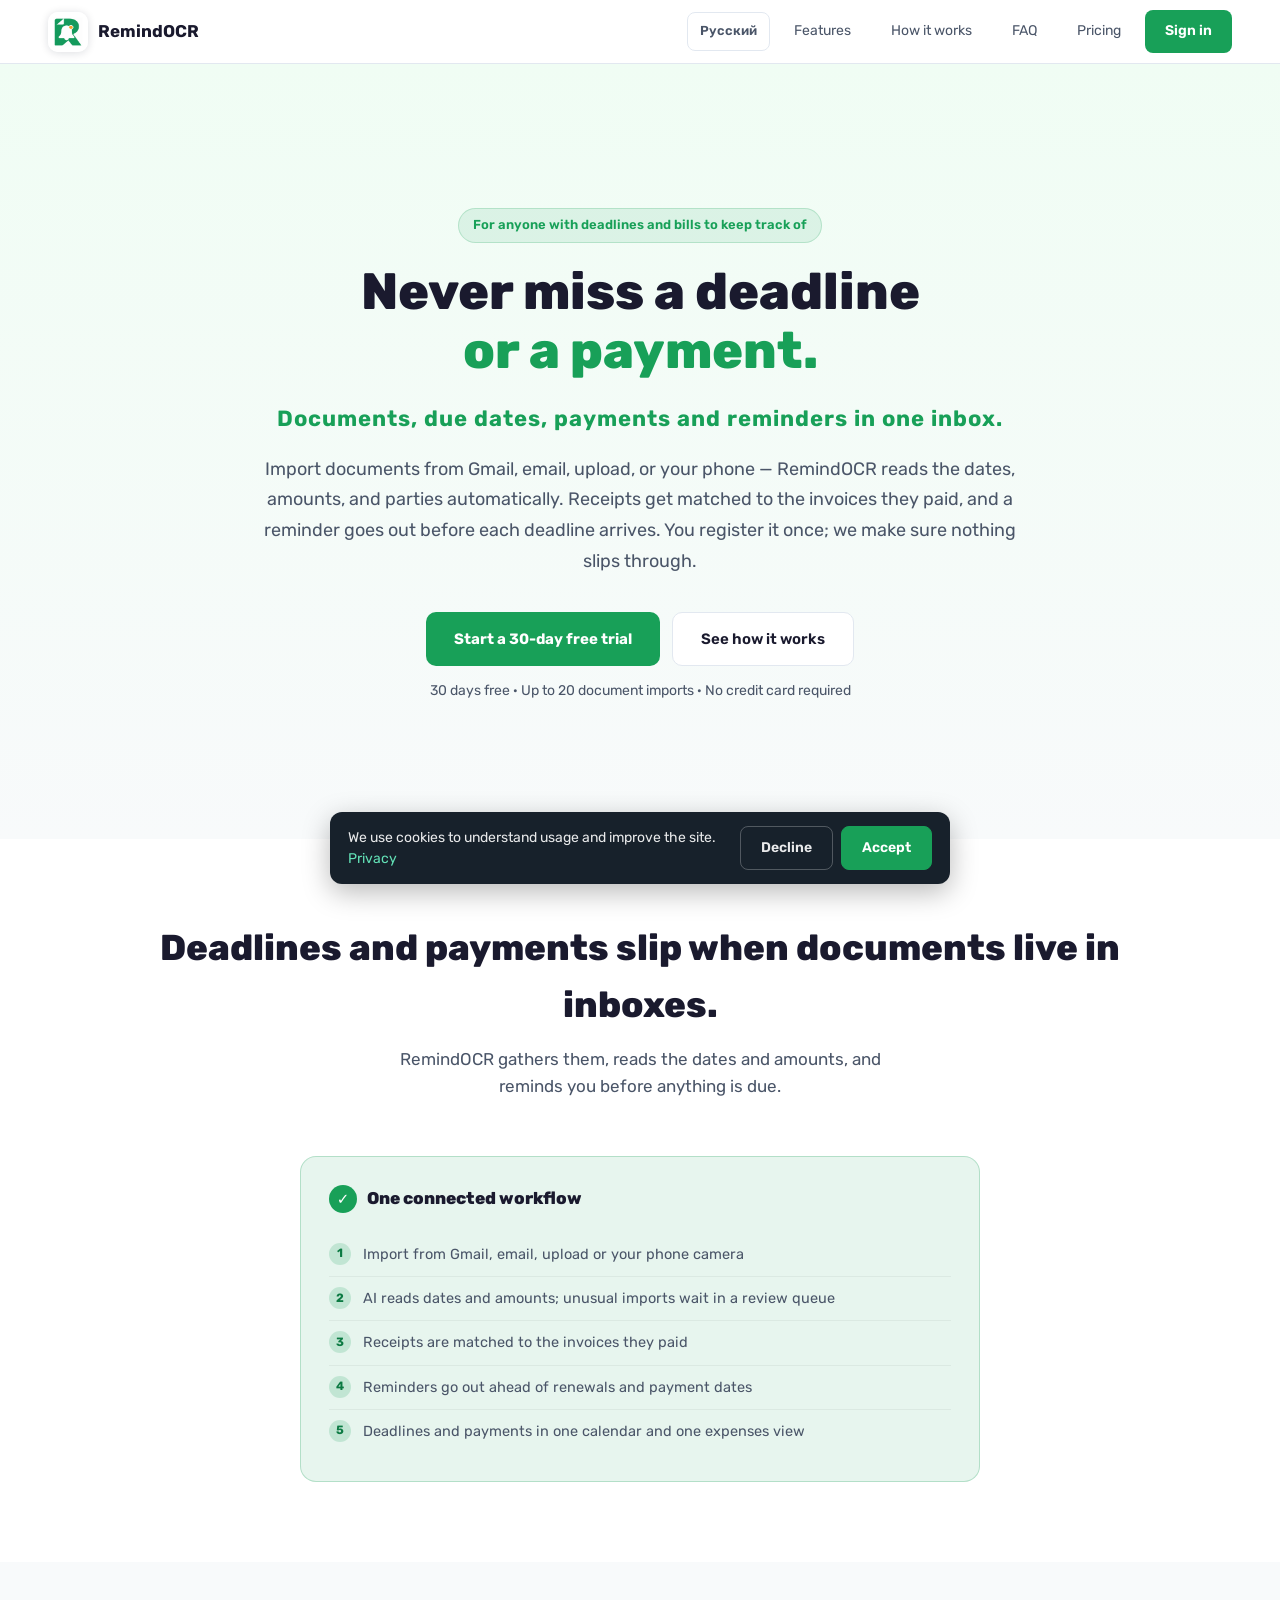
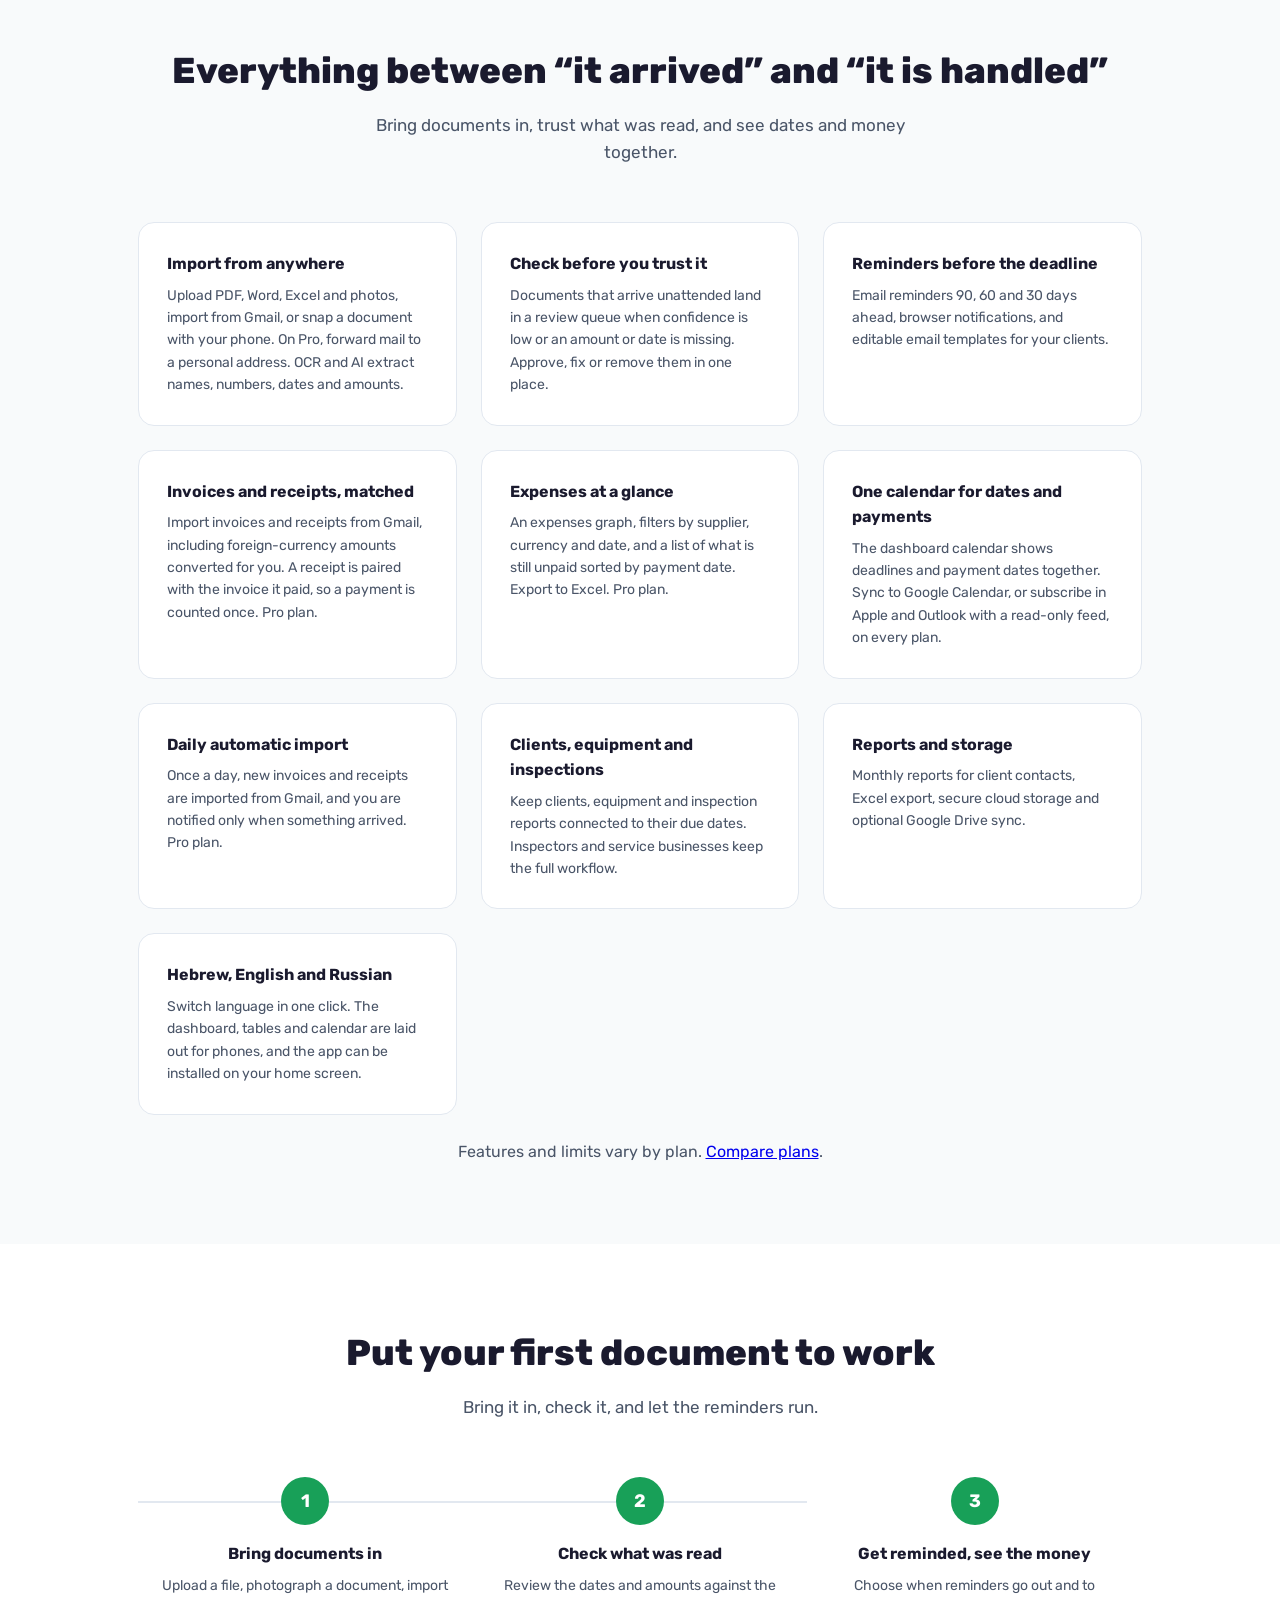
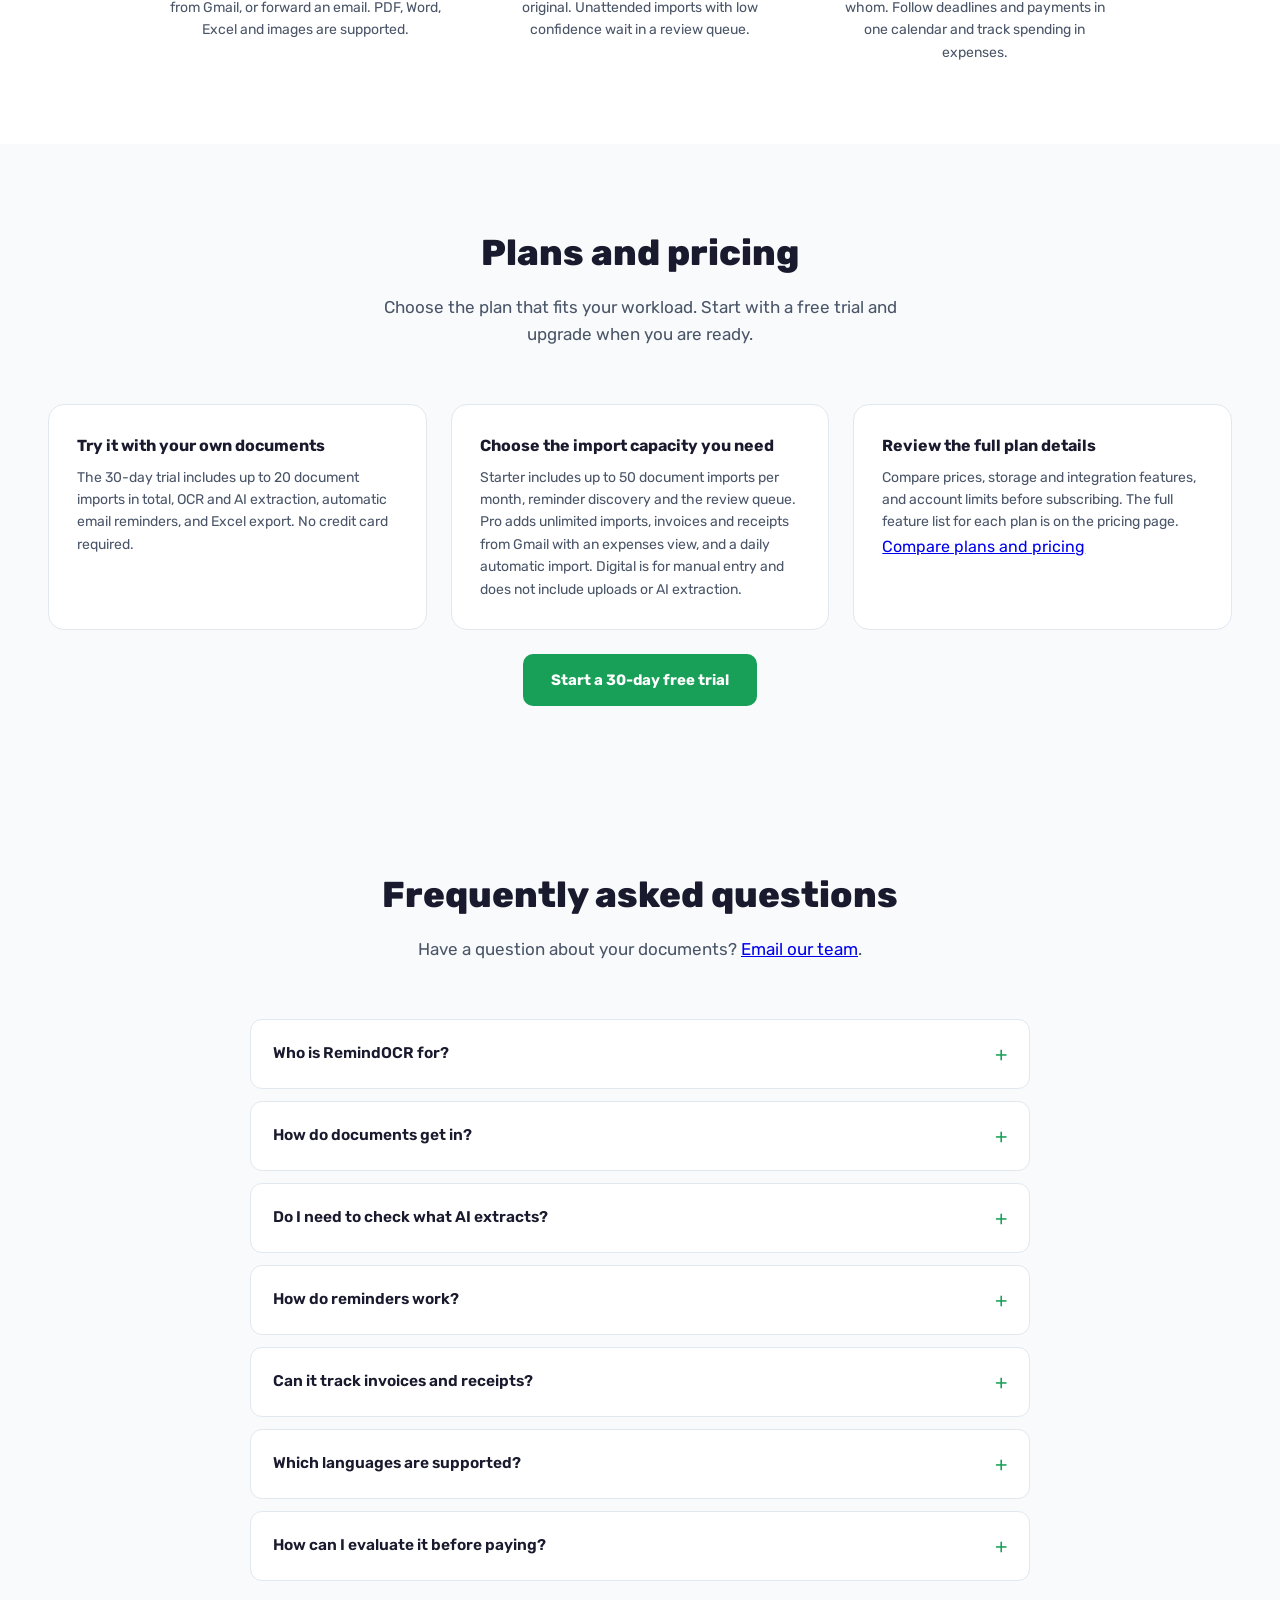
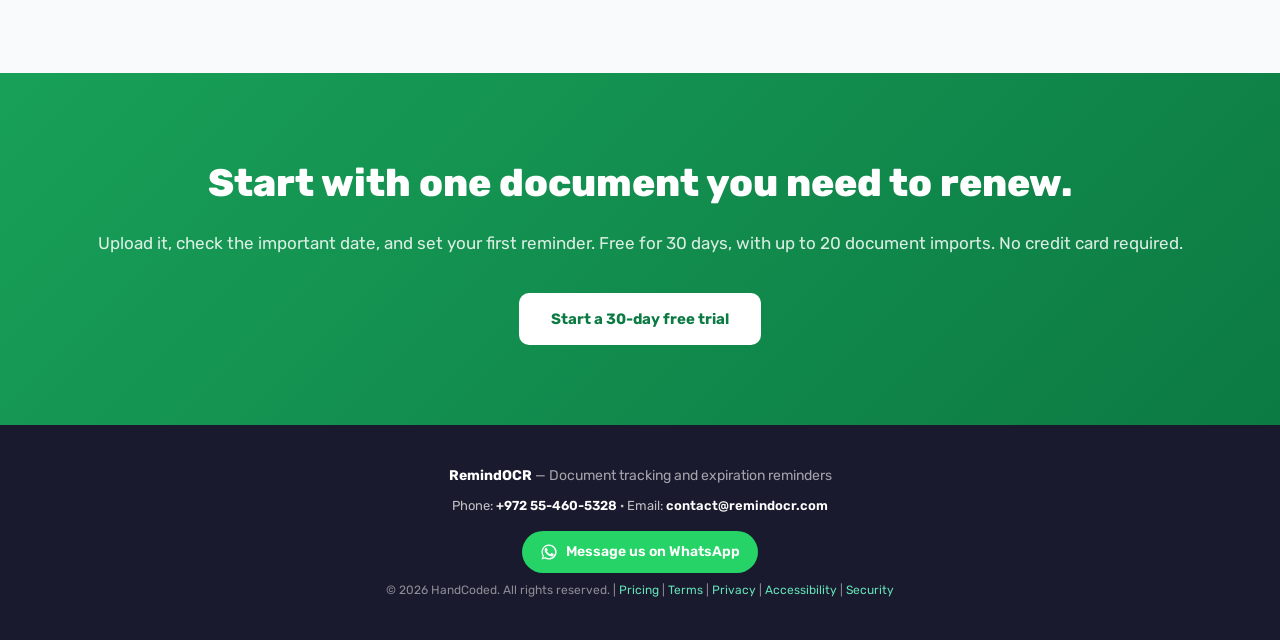
<file: en/index.html>
<!DOCTYPE html>
<html lang="en" dir="ltr">
<head>
  <!-- Google tag (gtag.js) — skipped on localhost/local previews -->
  <script>
    if (!["localhost", "127.0.0.1"].includes(window.location.hostname)) {
      var gaScript = document.createElement("script");
      gaScript.async = true;
      gaScript.src = "https://www.googletagmanager.com/gtag/js?id=G-CV5TGV9V2X";
      document.head.appendChild(gaScript);

      window.dataLayer = window.dataLayer || [];
      function gtag(){dataLayer.push(arguments);}
      // Consent Mode v2: deny until the visitor chooses. wait_for_update holds the
      // first hits briefly so a stored "granted" is applied before anything sends.
      gtag('consent', 'default', {
        'ad_user_data': 'denied',
        'ad_personalization': 'denied',
        'ad_storage': 'denied',
        'analytics_storage': 'denied',
        'wait_for_update': 500
      });
      try {
        if (localStorage.getItem('ga_consent') === 'granted') {
          gtag('consent', 'update', {
            'ad_user_data': 'granted',
            'ad_personalization': 'granted',
            'ad_storage': 'granted',
            'analytics_storage': 'granted'
          });
        }
      } catch (e) {}
      gtag('js', new Date());
      gtag('config', 'G-CV5TGV9V2X');
    }
  </script>

  <meta charset="UTF-8" />
  <meta name="viewport" content="width=device-width, initial-scale=1.0" />
  <title>Never Miss a Deadline or a Payment | RemindOCR</title>
  <meta name="description" content="Contracts, certificates, invoices and receipts in one inbox. RemindOCR reads the dates and amounts, matches receipts to invoices, and reminds you before anything is due. Free for 30 days." />
  <link rel="canonical" href="https://remindocr.com/en" />
  <link rel="alternate" hreflang="he" href="https://remindocr.com/" />
  <link rel="alternate" hreflang="en" href="https://remindocr.com/en" />
  <link rel="alternate" hreflang="ru" href="https://remindocr.com/ru" />
  <link rel="alternate" hreflang="x-default" href="https://remindocr.com/" />
  <meta property="og:locale:alternate" content="he_IL" />
  <meta name="theme-color" content="#18a058" />
  <!-- Same icon set the app serves, so the tab icon does not change between
       the marketing site and the app. -->
  <link rel="icon" type="image/png" sizes="32x32" href="/favicon-32-v2.png" />
  <link rel="icon" type="image/png" sizes="192x192" href="/icon-192-v2.png" />
  <link rel="icon" type="image/png" sizes="512x512" href="/icon-512-v2.png" />
  <link rel="icon" type="image/svg+xml" href="/favicon-v2.svg" />
  <link rel="apple-touch-icon" href="/apple-touch-icon-v2.png" />
  <meta property="fb:app_id" content="935630732930743" />
  <meta property="og:type" content="website" />
  <meta property="og:site_name" content="RemindOCR" />
  <meta property="og:locale" content="en_US" />
  <meta property="og:url" content="https://remindocr.com/en" />
  <meta property="og:title" content="Never Miss a Deadline or a Payment | RemindOCR" />
  <meta property="og:description" content="Never miss a deadline or a payment. Import documents from Gmail, email or your phone, check what was read, and get reminded before anything is due." />
  <meta property="og:image" content="https://remindocr.com/og-image.png" />
  <meta name="twitter:card" content="summary_large_image" />
  <meta name="twitter:description" content="Never miss a deadline or a payment. Import documents from Gmail, email or your phone, check what was read, and get reminded before anything is due." />
  <meta name="twitter:image" content="https://remindocr.com/og-image.png" />
  <link rel="preconnect" href="https://fonts.googleapis.com" />
  <link href="https://fonts.googleapis.com/css2?family=Rubik:wght@400;500;600;700;800&display=swap" rel="stylesheet" />
  <style>
    *, *::before, *::after { box-sizing: border-box; margin: 0; padding: 0; }

    :root {
      --brand: #18a058;
      --brand-dark: #0c7a43;
      --brand-light: rgba(24,160,88,0.1);
      --text: #1a1a2e;
      --text-2: #4a5568;
      --bg: #f8fafb;
      --white: #ffffff;
      --border: #e2e8f0;
      --radius: 16px;
    }

    html { scroll-behavior: smooth; }

    body {
      font-family: 'Segoe UI', 'Rubik', system-ui, sans-serif;
      background: var(--bg);
      color: var(--text);
      line-height: 1.6;
      overflow-x: hidden;
    }

    /* ── NAV ─────────────────────────────── */
    nav {
      position: sticky;
      top: 0;
      z-index: 100;
      background: rgba(255,255,255,0.9);
      backdrop-filter: blur(12px);
      border-bottom: 1px solid var(--border);
      padding: 0 48px;
      height: 64px;
      display: flex;
      align-items: center;
      justify-content: space-between;
    }

    .nav-brand {
      display: flex;
      align-items: center;
      gap: 10px;
      text-decoration: none;
    }
    .nav-brand__icon {
      width: 36px;
      height: 36px;
      border-radius: 10px;
      background: linear-gradient(135deg, var(--brand), var(--brand-dark));
      display: flex;
      align-items: center;
      justify-content: center;
      color: #fff;
    }
    .nav-brand__icon svg {
      width: 22px;
      height: 22px;
      fill: none;
      stroke: currentColor;
      stroke-width: 32;
      stroke-linecap: round;
      stroke-linejoin: round;
    }
    .nav-brand__text {
      font-weight: 700;
      font-size: 17px;
      color: var(--text);
    }
    .nav-brand__logo {
      width: 40px;
      height: 40px;
      border-radius: 10px;
      object-fit: cover;
      box-shadow: 0 1px 8px rgba(15, 23, 42, 0.14);
    }
    .nav-brand picture {
      display: flex;
    }

    .nav-links {
      display: flex;
      align-items: center;
      gap: 8px;
    }
    .nav-links a {
      padding: 8px 16px;
      border-radius: 8px;
      font-size: 14px;
      color: var(--text-2);
      text-decoration: none;
      transition: background 0.15s, color 0.15s;
    }
    .nav-links a:hover { background: var(--brand-light); color: var(--brand); }
    .nav-cta {
      background: var(--brand) !important;
      color: #fff !important;
      font-weight: 600 !important;
      padding: 10px 20px !important;
    }
    .nav-cta:hover { background: var(--brand-dark) !important; }

    .nav-lang {
      padding: 8px 12px !important;
      font-size: 13px !important;
      font-weight: 600;
      border: 1px solid var(--border);
      background: transparent !important;
      color: var(--text-2) !important;
    }
    .nav-lang:hover {
      background: var(--brand-light) !important;
      color: var(--brand) !important;
    }


    /* ── HERO ─────────────────────────────── */
    .hero {
      max-width: 1300px;
      margin: 0 auto;
      padding: 84px 48px 76px;
      display: grid;
      grid-template-columns: minmax(0, 760px);
      justify-content: center;
      text-align: center;
      align-items: center;
    }

    .hero-badge {
      display: inline-flex;
      align-items: center;
      gap: 6px;
      background: var(--brand-light);
      color: var(--brand);
      border: 1px solid rgba(24,160,88,0.2);
      border-radius: 999px;
      padding: 6px 14px;
      font-size: 13px;
      font-weight: 600;
      margin-bottom: 20px;
    }

    .hero h1 {
      font-size: clamp(32px, 4vw, 52px);
      font-weight: 800;
      line-height: 1.15;
      color: var(--text);
      margin-bottom: 20px;
    }
    .hero h1 span { color: var(--brand); }

    .hero-desc {
      font-size: 18px;
      color: var(--text-2);
      margin-bottom: 36px;
      line-height: 1.7;
    }

    .hero-tagline {
      font-size: 22px;
      font-weight: 700;
      letter-spacing: 1px;
      color: var(--brand, #16a06a);
      margin: 0 0 18px;
    }

    .hero-actions {
      justify-content: center;
      display: flex;
      gap: 12px;
      flex-wrap: wrap;
    }

    .btn-primary {
      display: inline-flex;
      align-items: center;
      gap: 8px;
      background: var(--brand);
      color: #fff;
      font-weight: 700;
      font-size: 15px;
      padding: 14px 28px;
      border-radius: 10px;
      text-decoration: none;
      transition: background 0.15s, transform 0.15s;
    }
    .btn-primary:hover { background: var(--brand-dark); transform: translateY(-1px); }

    .btn-secondary {
      display: inline-flex;
      align-items: center;
      gap: 8px;
      background: var(--white);
      color: var(--text);
      font-weight: 600;
      font-size: 15px;
      padding: 14px 28px;
      border-radius: 10px;
      text-decoration: none;
      border: 1px solid var(--border);
      transition: background 0.15s, transform 0.15s;
    }
    .btn-secondary:hover { background: var(--bg); transform: translateY(-1px); }

    /* Hero visual */
    .hero-visual {
      background: var(--white);
      border: 1px solid var(--border);
      border-radius: var(--radius);
      overflow: hidden;
      box-shadow: 0 20px 60px rgba(0,0,0,0.08);
      display: block;
      width: 100%;
      max-width: 100%;
      height: auto;
    }
    .hero-visual__bar {
      background: linear-gradient(135deg, var(--brand), var(--brand-dark));
      padding: 16px 20px;
      display: flex;
      align-items: center;
      gap: 12px;
    }
    .hero-visual__dots { display: flex; gap: 6px; }
    .hero-visual__dot {
      width: 10px; height: 10px;
      border-radius: 50%;
      background: rgba(255,255,255,0.4);
    }
    .hero-visual__dot:first-child { background: rgba(255,255,255,0.8); }
    .hero-visual__title { color: rgba(255,255,255,0.9); font-size: 13px; font-weight: 600; }

    .hero-visual__body { padding: 20px; display: flex; flex-direction: column; gap: 12px; }
    .mock-card {
      background: var(--bg);
      border: 1px solid var(--border);
      border-radius: 10px;
      padding: 14px 16px;
      display: flex;
      align-items: center;
      justify-content: space-between;
    }
    .mock-card__left { display: flex; flex-direction: column; gap: 4px; }
    .mock-card__title { font-weight: 600; font-size: 13px; color: var(--text); }
    .mock-card__sub { font-size: 12px; color: var(--text-2); }
    .mock-badge {
      font-size: 11px;
      font-weight: 600;
      padding: 4px 10px;
      border-radius: 999px;
    }
    .mock-badge--green { background: rgba(24,160,88,0.12); color: var(--brand); }
    .mock-badge--yellow { background: rgba(234,179,8,0.12); color: #b45309; }
    .mock-badge--red { background: rgba(239,68,68,0.12); color: #dc2626; }

    /* ── STATS ─────────────────────────────── */
    .stats {
      background: var(--white);
      border-top: 1px solid var(--border);
      border-bottom: 1px solid var(--border);
      padding: 48px;
    }
    .stats-inner {
      max-width: 1100px;
      margin: 0 auto;
      display: grid;
      grid-template-columns: repeat(4, 1fr);
      gap: 32px;
      text-align: center;
    }
    .stat-num {
      font-size: 42px;
      font-weight: 800;
      color: var(--brand);
      line-height: 1;
      margin-bottom: 6px;
    }
    .stat-label {
      font-size: 14px;
      color: var(--text-2);
      font-weight: 500;
    }

    /* ── FEATURES ─────────────────────────────── */
    section { max-width: 1100px; margin: 0 auto; padding: 80px 48px; }

    .section-header {
      text-align: center;
      margin-bottom: 56px;
    }
    .section-header h2 {
      font-size: clamp(24px, 3vw, 36px);
      font-weight: 800;
      margin-bottom: 12px;
    }
    .section-header p {
      font-size: 17px;
      color: var(--text-2);
      max-width: 540px;
      margin: 0 auto;
    }

    .features-grid {
      display: grid;
      grid-template-columns: repeat(3, 1fr);
      gap: 24px;
    }
    .feature-card {
      background: var(--white);
      border: 1px solid var(--border);
      border-radius: var(--radius);
      padding: 28px;
      transition: box-shadow 0.2s, transform 0.2s;
    }
    .feature-card:hover {
      box-shadow: 0 8px 32px rgba(0,0,0,0.07);
      transform: translateY(-2px);
    }
    .feature-card--accent {
      border-color: color-mix(in srgb, var(--brand, #16a06a) 22%, var(--border));
      background: color-mix(in srgb, var(--brand, #16a06a) 7%, var(--white));
    }
    .feature-icon {
      width: 48px;
      height: 48px;
      background: var(--brand-light);
      border-radius: 12px;
      display: flex;
      align-items: center;
      justify-content: center;
      font-size: 22px;
      margin-bottom: 16px;
    }
    .feature-card h3 {
      font-size: 16px;
      font-weight: 700;
      margin-bottom: 8px;
    }
    .feature-card p {
      font-size: 14px;
      color: var(--text-2);
      line-height: 1.6;
    }

    /* ── HOW IT WORKS ─────────────────────────────── */
    .how-bg { background: var(--white); }
    .steps {
      display: flex;
      gap: 0;
      align-items: flex-start;
    }
    .step {
      flex: 1;
      text-align: center;
      padding: 0 24px;
      position: relative;
    }
    .step:not(:last-child)::after {
      content: '';
      position: absolute;
      top: 24px;
      left: 0;
      width: 100%;
      height: 2px;
      background: var(--border);
      z-index: 0;
    }
    .step__num {
      position: relative;
      z-index: 1;
      width: 48px;
      height: 48px;
      border-radius: 50%;
      background: var(--brand);
      color: #fff;
      font-weight: 700;
      font-size: 18px;
      display: flex;
      align-items: center;
      justify-content: center;
      margin: 0 auto 16px;
    }
    .step h3 { font-size: 16px; font-weight: 700; margin-bottom: 8px; }
    .step p { font-size: 14px; color: var(--text-2); }

    /* ── BEFORE / AFTER ─────────────────────────────── */
    .compare-bg { background: var(--white); }
    .compare {
      display: grid;
      grid-template-columns: minmax(0, 680px);
      justify-content: center;
      gap: 24px;
    }
    .compare-col {
      border-radius: var(--radius);
      border: 1px solid var(--border);
      padding: 28px;
    }
    .compare-col--good { background: var(--brand-light); border-color: rgba(24,160,88,0.25); }
    .compare-col__head {
      display: flex;
      align-items: center;
      gap: 10px;
      font-weight: 800;
      font-size: 17px;
      margin-bottom: 20px;
    }
    .compare-col__icon {
      width: 28px;
      height: 28px;
      border-radius: 50%;
      display: flex;
      align-items: center;
      justify-content: center;
      font-size: 15px;
      font-weight: 800;
      color: #fff;
      flex-shrink: 0;
    }
    .compare-col--good .compare-col__icon { background: var(--brand); }
    .compare-list { list-style: none; counter-reset: compare-step; }
    .compare-list li {
      counter-increment: compare-step;
      display: flex;
      gap: 12px;
      padding: 10px 0;
      font-size: 14.5px;
      color: var(--text-2);
      border-bottom: 1px solid rgba(0,0,0,0.05);
    }
    .compare-list li:last-child { border-bottom: none; }
    .compare-list li::before {
      content: counter(compare-step);
      flex-shrink: 0;
      width: 22px;
      height: 22px;
      border-radius: 50%;
      background: rgba(0,0,0,0.06);
      color: var(--text);
      font-size: 12px;
      font-weight: 700;
      display: flex;
      align-items: center;
      justify-content: center;
    }
    .compare-col--good .compare-list li::before { background: rgba(24,160,88,0.18); color: var(--brand-dark); }

    /* ── FAQ ─────────────────────────────── */
    .faq { max-width: 780px; margin: 0 auto; }
    .faq-item {
      border: 1px solid var(--border);
      border-radius: 12px;
      margin-bottom: 12px;
      background: var(--white);
      overflow: hidden;
    }
    .faq-item summary {
      cursor: pointer;
      list-style: none;
      padding: 18px 22px;
      font-weight: 600;
      font-size: 15.5px;
      display: flex;
      align-items: center;
      justify-content: space-between;
      gap: 12px;
    }
    .faq-item summary::-webkit-details-marker { display: none; }
    .faq-item summary::after {
      content: '+';
      font-size: 20px;
      font-weight: 400;
      color: var(--brand);
      flex-shrink: 0;
      transition: transform 0.2s;
    }
    .faq-item[open] summary::after { transform: rotate(45deg); }
    .faq-item p {
      padding: 0 22px 20px;
      font-size: 14.5px;
      color: var(--text-2);
      line-height: 1.7;
    }

    /* ── CTA ─────────────────────────────── */
    .cta-section {
      background: linear-gradient(135deg, var(--brand), var(--brand-dark));
      padding: 80px 48px;
      text-align: center;
    }
    .cta-section h2 {
      font-size: clamp(24px, 3vw, 40px);
      font-weight: 800;
      color: #fff;
      margin-bottom: 16px;
    }
    .cta-section p {
      font-size: 17px;
      color: rgba(255,255,255,0.85);
      margin-bottom: 36px;
    }
    .btn-white {
      display: inline-flex;
      align-items: center;
      gap: 8px;
      background: #fff;
      color: var(--brand-dark);
      font-weight: 700;
      font-size: 15px;
      padding: 14px 32px;
      border-radius: 10px;
      text-decoration: none;
      transition: transform 0.15s, box-shadow 0.15s;
    }
    .btn-white:hover { transform: translateY(-2px); box-shadow: 0 8px 24px rgba(0,0,0,0.15); }

    /* ── FOOTER ─────────────────────────────── */
    footer {
      background: var(--text);
      color: rgba(255,255,255,0.6);
      padding: 40px 48px;
      text-align: center;
      font-size: 14px;
    }
    footer strong { color: #fff; }

    footer .site-footer__contact {
      margin-top: 8px;
      color: rgba(255, 255, 255, 0.72);
      font-size: 13px;
    }

    footer .site-footer__contact a {
      color: #fff;
      text-decoration: none;
      font-weight: 600;
    }

    footer .site-footer__contact a:hover {
      color: #8fecd0;
      text-decoration: underline;
    }

    footer .site-footer__wa {
      display: inline-flex;
      align-items: center;
      gap: 8px;
      margin-top: 14px;
      padding: 10px 18px;
      border-radius: 999px;
      background: #25d366;
      color: #fff;
      font-size: 14px;
      font-weight: 600;
      text-decoration: none;
      transition: background 0.15s ease;
    }

    footer .site-footer__wa:hover { background: #1da851; }
    footer .site-footer__wa svg { width: 18px; height: 18px; fill: currentColor; flex: none; }
    footer .site-footer__legal {
      margin-top: 8px;
      font-size: 12px;
      color: rgba(255,255,255,0.5);
    }
    footer .site-footer__legal a {
      color: #63e2b7;
      text-decoration: none;
    }
    footer .site-footer__legal a:hover {
      color: #8fecd0;
      text-decoration: underline;
    }

    /* ── AUTH CARD ─────────────────────────────── */
    .auth-card {
      background: var(--white);
      border: 1px solid var(--border);
      border-radius: var(--radius);
      padding: 36px 32px 28px;
      box-shadow: 0 20px 60px rgba(0,0,0,0.08);
      width: 100%;
      max-width: 400px;
    }

    .auth-tabs {
      display: flex;
      border-bottom: 2px solid var(--border);
      margin-bottom: 24px;
      gap: 0;
    }
    .auth-tab {
      flex: 1;
      background: none;
      border: none;
      padding: 10px 0;
      font-family: inherit;
      font-size: 15px;
      font-weight: 600;
      color: var(--text-2);
      cursor: pointer;
      position: relative;
      transition: color 0.15s;
    }
    .auth-tab::after {
      content: '';
      position: absolute;
      bottom: -2px;
      right: 0;
      left: 0;
      height: 2px;
      background: var(--brand);
      transform: scaleX(0);
      transition: transform 0.2s;
    }
    .auth-tab.active { color: var(--brand); }
    .auth-tab.active::after { transform: scaleX(1); }

    .auth-pane { display: none; }
    .auth-pane.active { display: block; }

    .auth-field { margin-bottom: 14px; }
    .auth-field label {
      display: block;
      font-size: 13px;
      font-weight: 600;
      color: var(--text-2);
      margin-bottom: 6px;
    }
    .auth-field input {
      width: 100%;
      padding: 10px 14px;
      border: 1px solid var(--border);
      border-radius: 8px;
      font-family: inherit;
      font-size: 14px;
      color: var(--text);
      background: var(--bg);
      transition: border-color 0.15s;
      outline: none;
    }
    .auth-field input:focus { border-color: var(--brand); background: var(--white); }

    .auth-btn {
      width: 100%;
      margin-top: 6px;
      padding: 12px;
      background: var(--brand);
      color: #fff;
      font-family: inherit;
      font-size: 15px;
      font-weight: 700;
      border: none;
      border-radius: 8px;
      cursor: pointer;
      transition: background 0.15s;
    }
    .auth-btn:hover { background: var(--brand-dark); }
    .auth-btn:disabled { opacity: 0.6; cursor: not-allowed; }

    .auth-msg {
      margin-top: 12px;
      padding: 10px 14px;
      border-radius: 8px;
      font-size: 13px;
      display: none;
    }
    .auth-msg.success { background: rgba(24,160,88,0.1); color: var(--brand); display: block; }
    .auth-msg.error { background: rgba(239,68,68,0.1); color: #dc2626; display: block; }

    .auth-hint {
      margin-top: 10px;
      font-size: 12px;
      color: var(--text-2);
      text-align: center;
    }

    /* ── RESPONSIVE ─────────────────────────────── */
    @media (max-width: 768px) {
      nav {
        height: auto;
        min-height: 58px;
        padding: 10px 16px;
        gap: 12px;
      }
      .nav-brand__text { font-size: 15px; }
      .nav-brand__icon,
      .nav-brand__logo {
        width: 34px;
        height: 34px;
      }
      .nav-links { gap: 0; }
      .nav-links a:not(.nav-cta):not(.nav-lang) { display: none; }
      .nav-links,
      .nav-brand {
        min-width: 0;
      }
      .nav-cta {
        padding: 9px 14px !important;
        font-size: 13px !important;
        white-space: nowrap;
      }
      .hero {
        grid-template-columns: 1fr;
        padding: 44px 20px 40px;
        gap: 28px;
        text-align: center;
      }
      .hero-badge { margin-bottom: 16px; }
      .hero h1 { margin-bottom: 16px; }
      .hero-desc {
        font-size: 16px;
        margin-bottom: 28px;
      }
      .hero-actions {
        flex-direction: column;
        align-items: stretch;
      }
      .btn-primary,
      .btn-secondary,
      .btn-white {
        justify-content: center;
        width: 100%;
        max-width: 360px;
        margin-inline: auto;
      }
      .hero-visual { display: none; }
      .auth-card { max-width: 100%; }
      .stats { padding: 36px 20px; }
      .stats-inner {
        grid-template-columns: repeat(2, minmax(0, 1fr));
        gap: 24px 16px;
        padding: 0;
      }
      .stat-num { font-size: 34px; }
      section { padding: 48px 20px; }
      .section-header { margin-bottom: 32px; }
      .features-grid { grid-template-columns: 1fr; }
      .feature-card { padding: 22px; }
      .steps {
        align-items: center;
        flex-direction: column;
        gap: 30px;
      }
      .step {
        max-width: 420px;
        padding: 0;
        width: 100%;
      }
      .step::after { display: none; }
      .step__num { margin-bottom: 14px; }
      .step h3 { margin-bottom: 8px; }
      .step p {
        margin: 0 auto;
        max-width: 340px;
      }
      .cta-section { padding: 48px 20px; }
      footer { padding: 32px 20px; }
      .compare { grid-template-columns: 1fr; }
    }

    @media (max-width: 420px) {
      nav {
        display: grid;
        grid-template-columns: 1fr auto;
        padding-inline: 12px;
      }
      .nav-brand { gap: 8px; }
      .nav-brand__text { font-size: 14px; }
      .nav-cta {
        padding: 8px 10px !important;
        font-size: 12px !important;
      }
      .hero { padding: 36px 16px 34px; }
      .hero h1 { font-size: 30px; }
      .hero-desc { font-size: 15px; }
      .stats-inner { grid-template-columns: 1fr; }
      section { padding: 42px 16px; }
    }
  </style>
    <link href="/assets/pricing.css" rel="stylesheet"/>
</head>
<body>

<!-- NAV -->
<nav>
  <a class="nav-brand" href="/en">
    <picture>
      <source media="(prefers-color-scheme: dark)" srcset="/remindocr-logo-dark.png" />
      <img class="nav-brand__logo" src="/remindocr-logo-light.png" alt="" />
    </picture>
    <span class="nav-brand__text">RemindOCR</span>
  </a>
  <div class="nav-links">
    <a class="nav-lang" href="/ru" hreflang="ru" lang="ru">Русский</a>
    <a href="#features">Features</a>
    <a href="#how">How it works</a>
    <a href="#faq">FAQ</a>
      <a href="#pricing">Pricing</a>
    <a class="nav-cta" href="https://app.remindocr.com/en/login">Sign in</a>
  </div>
</nav>

<!-- HERO -->
<div style="background: linear-gradient(180deg, #f0fdf4 0%, var(--bg) 100%); padding: 60px 0;">
  <div class="hero">
    <div class="hero-content">
      <p class="hero-badge">For anyone with deadlines and bills to keep track of</p>
      <h1>Never miss a deadline<br /><span>or a payment.</span></h1>
      <p class="hero-tagline">Documents, due dates, payments and reminders in one inbox.</p>
      <p class="hero-desc">
Import documents from Gmail, email, upload, or your phone — RemindOCR reads the dates, amounts, and parties automatically. Receipts get matched to the invoices they paid, and a reminder goes out before each deadline arrives. You register it once; we make sure nothing slips through.
</p>
      <div class="hero-actions">
        <a class="btn-primary" href="https://app.remindocr.com/en/login?tab=register">Start a 30-day free trial</a>
        <a class="btn-secondary" href="#how">See how it works</a>
      </div>
      <p style="margin-top: 14px; color: var(--text-2); font-size: 14px;">30 days free · Up to 20 document imports · No credit card required</p>
    </div>
</div>
</div>

<!-- BEFORE / AFTER -->
<div class="compare-bg">
  <section id="compare">
    <div class="section-header">
      <h2>Deadlines and payments slip when documents live in inboxes.</h2>
      <p>RemindOCR gathers them, reads the dates and amounts, and reminds you before anything is due.</p>
    </div>
    <div class="compare">
      <div class="compare-col compare-col--good">
        <div class="compare-col__head">
          <span class="compare-col__icon">✓</span>
          <span>One connected workflow</span>
        </div>
        <ol class="compare-list">
<li>Import from Gmail, email, upload or your phone camera</li>
<li>AI reads dates and amounts; unusual imports wait in a review queue</li>
<li>Receipts are matched to the invoices they paid</li>
<li>Reminders go out ahead of renewals and payment dates</li>
<li>Deadlines and payments in one calendar and one expenses view</li>
</ol>
      </div>
    </div>
  </section>
</div>

<!-- FEATURES -->
<section id="features">
  <div class="section-header">
    <h2>Everything between “it arrived” and “it is handled”</h2>
    <p>Bring documents in, trust what was read, and see dates and money together.</p>
  </div>
  <div class="features-grid">
<div class="feature-card"><h3>Import from anywhere</h3><p>Upload PDF, Word, Excel and photos, import from Gmail, or snap a document with your phone. On Pro, forward mail to a personal address. OCR and AI extract names, numbers, dates and amounts.</p></div>
<div class="feature-card"><h3>Check before you trust it</h3><p>Documents that arrive unattended land in a review queue when confidence is low or an amount or date is missing. Approve, fix or remove them in one place.</p></div>
<div class="feature-card"><h3>Reminders before the deadline</h3><p>Email reminders 90, 60 and 30 days ahead, browser notifications, and editable email templates for your clients.</p></div>
<div class="feature-card"><h3>Invoices and receipts, matched</h3><p>Import invoices and receipts from Gmail, including foreign-currency amounts converted for you. A receipt is paired with the invoice it paid, so a payment is counted once. Pro plan.</p></div>
<div class="feature-card"><h3>Expenses at a glance</h3><p>An expenses graph, filters by supplier, currency and date, and a list of what is still unpaid sorted by payment date. Export to Excel. Pro plan.</p></div>
<div class="feature-card"><h3>One calendar for dates and payments</h3><p>The dashboard calendar shows deadlines and payment dates together. Sync to Google Calendar, or subscribe in Apple and Outlook with a read-only feed, on every plan.</p></div>
<div class="feature-card"><h3>Daily automatic import</h3><p>Once a day, new invoices and receipts are imported from Gmail, and you are notified only when something arrived. Pro plan.</p></div>
<div class="feature-card"><h3>Clients, equipment and inspections</h3><p>Keep clients, equipment and inspection reports connected to their due dates. Inspectors and service businesses keep the full workflow.</p></div>
<div class="feature-card"><h3>Reports and storage</h3><p>Monthly reports for client contacts, Excel export, secure cloud storage and optional Google Drive sync.</p></div>
<div class="feature-card"><h3>Hebrew, English and Russian</h3><p>Switch language in one click. The dashboard, tables and calendar are laid out for phones, and the app can be installed on your home screen.</p></div>
  </div>
  <p style="margin-top: 24px; text-align: center; color: var(--text-2);">Features and limits vary by plan. <a href="/en/pricing">Compare plans</a>.</p>
</section>

<!-- HOW IT WORKS -->
<div class="how-bg">
  <section id="how" style="background: var(--white);">
    <div class="section-header">
      <h2>Put your first document to work</h2>
      <p>Bring it in, check it, and let the reminders run.</p>
    </div>
    <div class="steps">
      <div class="step">
        <div class="step__num">1</div>
        <h3>Bring documents in</h3>
        <p>Upload a file, photograph a document, import from Gmail, or forward an email. PDF, Word, Excel and images are supported.</p>
      </div>
      <div class="step">
        <div class="step__num">2</div>
        <h3>Check what was read</h3>
        <p>Review the dates and amounts against the original. Unattended imports with low confidence wait in a review queue.</p>
      </div>
      <div class="step">
        <div class="step__num">3</div>
        <h3>Get reminded, see the money</h3>
        <p>Choose when reminders go out and to whom. Follow deadlines and payments in one calendar and track spending in expenses.</p>
      </div>
    </div>
  </section>
</div>

<!-- PRICING -->
<section aria-labelledby="pricing-title" id="pricing" data-pricing-summary>
    <div class="section-header">
        <h2 id="pricing-title">Plans and pricing</h2>
        <p>Choose the plan that fits your workload. Start with a free trial and upgrade when you are ready.</p>
    </div>
    <div class="features-grid">
      <div class="feature-card"><h3>Try it with your own documents</h3><p>The 30-day trial includes up to 20 document imports in total, OCR and AI extraction, automatic email reminders, and Excel export. No credit card required.</p></div>
      <div class="feature-card"><h3>Choose the import capacity you need</h3><p>Starter includes up to 50 document imports per month, reminder discovery and the review queue. Pro adds unlimited imports, invoices and receipts from Gmail with an expenses view, and a daily automatic import. Digital is for manual entry and does not include uploads or AI extraction.</p></div>
      <div class="feature-card"><h3>Review the full plan details</h3><p>Compare prices, storage and integration features, and account limits before subscribing. The full feature list for each plan is on the pricing page.</p><a href="/en/pricing">Compare plans and pricing</a></div>
    </div>
    <p style="margin-top: 24px; text-align: center;"><a class="btn-primary" href="https://app.remindocr.com/en/login?tab=register">Start a 30-day free trial</a></p>
</section>

<!-- FAQ -->
<section id="faq">
  <div class="section-header">
    <h2>Frequently asked questions</h2>
    <p>Have a question about your documents? <a href="mailto:contact@remindocr.com">Email our team</a>.</p>
  </div>
  <div class="faq">
<details class="faq-item"><summary>Who is RemindOCR for?</summary><p>Anyone who has to keep up with renewals, bills and paperwork: business owners, office managers, freelancers and service teams. Inspectors and equipment businesses get dedicated inspection and equipment tools.</p></details>
<details class="faq-item"><summary>How do documents get in?</summary><p>Upload PDF, Word, Excel or image files, photograph a paper document on your phone, import attachments and receipts from Gmail, or forward an email to your personal address (Pro plan).</p></details>
<details class="faq-item"><summary>Do I need to check what AI extracts?</summary><p>Yes. Check dates, amounts and names against the original before relying on them. Imports that arrive automatically and look uncertain wait in a review queue until you approve or remove them.</p></details>
<details class="faq-item"><summary>How do reminders work?</summary><p>RemindOCR sends email reminders ahead of tracked dates, for example 90, 60 and 30 days before. You choose recipients and customize the template. Browser notifications are optional.</p></details>
<details class="faq-item"><summary>Can it track invoices and receipts?</summary><p>Yes, on the Pro plan. Invoices and receipts are imported from Gmail, receipts are matched to the invoices they paid, and expenses are shown in a graph and a filterable table.</p></details>
<details class="faq-item"><summary>Which languages are supported?</summary><p>The app works in Hebrew, English and Russian, and reads Hebrew, English and Russian documents. Switch language at any time from the user menu.</p></details>
<details class="faq-item"><summary>How can I evaluate it before paying?</summary><p>Start a 30-day free trial with no credit card. Try your own documents, review the extracted fields and set up reminders. <a href="/en/pricing">See plans and limits</a> before choosing a subscription.</p></details>
  </div>
</section>

<!-- CTA -->
<div class="cta-section">
  <h2>Start with one document you need to renew.</h2>
  <p>Upload it, check the important date, and set your first reminder. Free for 30 days, with up to 20 document imports. No credit card required.</p>
  <a class="btn-white" href="https://app.remindocr.com/en/login?tab=register">Start a 30-day free trial</a>
</div>

<script>
  // Backs the inline auth form, which is currently commented out — sign-in
  // happens on the app itself. Kept in sync so it cannot resurface pointing at
  // the retired handcoded.tech domain.
  const API = 'https://api.remindocr.com';
  const APP_URL = 'https://app.remindocr.com';

  function switchTab(tab) {
    document.querySelectorAll('.auth-tab').forEach((t, i) => {
      t.classList.toggle('active', (i === 0 && tab === 'login') || (i === 1 && tab === 'register'));
    });
    document.getElementById('pane-login').classList.toggle('active', tab === 'login');
    document.getElementById('pane-register').classList.toggle('active', tab === 'register');
    showMsg('', '');
  }

  function showMsg(text, type) {
    const el = document.getElementById('auth-msg');
    el.textContent = text;
    el.className = 'auth-msg' + (type ? ' ' + type : '');
  }

  function checkPwStrength() {
    const pw = document.getElementById('reg-password').value;
    document.getElementById('pw-hint').style.display = (pw && pw.length < 8) ? 'block' : 'none';
  }

  async function handleLogin() {
    const email = document.getElementById('login-email').value.trim();
    const password = document.getElementById('login-password').value;
    if (!email || !password) return showMsg('יש למלא את כל השדות', 'error');
    try {
      const res = await fetch(`${API}/api/auth/login`, {
        method: 'POST',
        headers: { 'Content-Type': 'application/json' },
        credentials: 'include',
        body: JSON.stringify({ email, password }),
      });
      const data = await res.json();
      if (!res.ok) return showMsg(errorText(data.error), 'error');
      window.location.href = APP_URL;
    } catch {
      showMsg('שגיאת תקשורת, אנא נסה שנית', 'error');
    }
  }

  async function handleRegister() {
    const name = document.getElementById('reg-name').value.trim();
    const email = document.getElementById('reg-email').value.trim();
    const password = document.getElementById('reg-password').value;
    if (!name || !email || !password) return showMsg('יש למלא את כל השדות', 'error');
    if (password.length < 8) return showMsg('הסיסמה חייבת להכיל לפחות 8 תווים', 'error');
    try {
      const res = await fetch(`${API}/api/auth/register`, {
        method: 'POST',
        headers: { 'Content-Type': 'application/json' },
        credentials: 'include',
        body: JSON.stringify({ name, email, password }),
      });
      const data = await res.json();
      if (!res.ok) return showMsg(errorText(data.error), 'error');
      showMsg('נשלח אימייל לאימות — אנא בדוק את תיבת הדואר שלך', 'success');
      document.getElementById('reg-name').value = '';
      document.getElementById('reg-email').value = '';
      document.getElementById('reg-password').value = '';
    } catch {
      showMsg('שגיאת תקשורת, אנא נסה שנית', 'error');
    }
  }

  const ERRORS = {
    invalid_credentials: 'אימייל או סיסמה שגויים',
    email_not_verified: 'יש לאמת את האימייל לפני הכניסה',
    account_disabled: 'החשבון הושבת',
    email_taken: 'כתובת האימייל כבר רשומה',
    password_too_short: 'הסיסמה חייבת להכיל לפחות 8 תווים',
    not_allowed: 'כתובת האימייל אינה ברשימת הגישה המורשית',
  };
  function errorText(code) { return ERRORS[code] || 'אירעה שגיאה, אנא נסה שנית'; }
</script>

<!-- FOOTER -->
<footer>
  <strong>RemindOCR</strong> — Document tracking and expiration reminders
  <div class="site-footer__contact">
    Phone: <a href="tel:+972554605328">+972 55-460-5328</a> · Email: <a href="mailto:contact@remindocr.com">contact@remindocr.com</a>
  </div>
  <a class="site-footer__wa" href="https://wa.me/972554605328?text=Hi%2C%20I%27d%20like%20to%20learn%20more%20about%20RemindOCR." target="_blank" rel="noopener">
    <svg viewBox="0 0 24 24" aria-hidden="true"><path d="M17.5 14.4c-.3-.2-1.7-.9-2-1-.3-.1-.5-.2-.7.1s-.7 1-.9 1.2c-.2.2-.3.2-.6.1-.3-.2-1.2-.5-2.3-1.4-.9-.8-1.4-1.7-1.6-2-.2-.3 0-.5.1-.6l.5-.5c.1-.2.2-.3.3-.5 0-.2 0-.4-.1-.5l-.9-2.2c-.2-.6-.5-.5-.7-.5h-.6c-.2 0-.5.1-.8.4-.3.3-1 1-1 2.5s1.1 2.9 1.2 3.1c.2.2 2.1 3.2 5.1 4.5.7.3 1.3.5 1.7.6.7.2 1.4.2 1.9.1.6-.1 1.7-.7 2-1.4.2-.7.2-1.3.2-1.4-.1-.1-.3-.2-.6-.3zM12 2A10 10 0 0 0 3.5 17.2L2 22l4.9-1.5A10 10 0 1 0 12 2zm0 18.2c-1.6 0-3.1-.4-4.4-1.2l-.3-.2-2.9.9.9-2.8-.2-.3a8.2 8.2 0 1 1 6.9 3.6z"/></svg>
    Message us on WhatsApp
  </a>
  <div class="site-footer__legal">
    © 2026 HandCoded. All rights reserved. |
      <a href="/en/pricing">Pricing</a> |
    <a href="/en/terms">Terms</a> |
    <a href="/en/privacy">Privacy</a> |
    <a href="/en/accessibility">Accessibility</a> |
    <a href="/en/security">Security</a>
  </div>
</footer>


<!-- Cookie consent banner -->
<div id="cookie-consent" class="cookie-consent" hidden>
  <p class="cookie-consent__text">
    We use cookies to understand usage and improve the site.
    <a href="/en/privacy">Privacy</a>
  </p>
  <div class="cookie-consent__actions">
    <button type="button" id="cookie-decline" class="cookie-consent__btn">Decline</button>
    <button type="button" id="cookie-accept" class="cookie-consent__btn cookie-consent__btn--primary">Accept</button>
  </div>
</div>
<style>
  /* [hidden] only applies display:none via the UA sheet, which a class rule
     outranks — without this the banner stays on screen after the choice. */
  .cookie-consent[hidden] { display: none !important; }
  .cookie-consent {
    position: fixed; inset-inline: 16px; bottom: 16px; z-index: 9999;
    max-width: 620px; margin-inline: auto;
    display: flex; flex-wrap: wrap; align-items: center; justify-content: space-between; gap: 12px;
    background: #17212b; color: rgba(255,255,255,0.9);
    border-radius: 12px; padding: 14px 18px;
    box-shadow: 0 8px 28px rgba(0,0,0,0.28);
    font-family: 'Segoe UI', 'Rubik', system-ui, sans-serif; font-size: 14px;
  }
  .cookie-consent__text { margin: 0; flex: 1 1 260px; line-height: 1.5; }
  .cookie-consent__text a { color: #63e2b7; text-decoration: none; }
  .cookie-consent__text a:hover { text-decoration: underline; }
  .cookie-consent__actions { display: flex; gap: 8px; flex: 0 0 auto; }
  @media (max-width: 460px) {
    .cookie-consent__actions { width: 100%; }
    .cookie-consent__btn { flex: 1 1 0; }
  }
  .cookie-consent__btn {
    border: 1px solid rgba(255,255,255,0.25); background: transparent;
    color: inherit; border-radius: 8px; padding: 10px 20px;
    font: inherit; font-weight: 600; cursor: pointer;
    /* 44px is the minimum comfortable touch target on mobile. */
    min-height: 44px; min-width: 88px;
  }
  .cookie-consent__btn:hover { background: rgba(255,255,255,0.08); }
  .cookie-consent__btn--primary { background: #18a058; border-color: #18a058; color: #fff; }
  .cookie-consent__btn--primary:hover { background: #36ad6a; }
</style>
<script>
  (function () {
    var el = document.getElementById('cookie-consent');
    if (!el) return;
    var stored = null;
    try { stored = localStorage.getItem('ga_consent'); } catch (e) {}
    if (!stored) el.hidden = false;

    function decide(value) {
      try { localStorage.setItem('ga_consent', value); } catch (e) {}
      if (typeof gtag === 'function') {
        var granted = value === 'granted';
        gtag('consent', 'update', {
          'ad_user_data': granted ? 'granted' : 'denied',
          'ad_personalization': granted ? 'granted' : 'denied',
          'ad_storage': granted ? 'granted' : 'denied',
          'analytics_storage': granted ? 'granted' : 'denied'
        });
      }
      el.hidden = true;
    }
    document.getElementById('cookie-accept').addEventListener('click', function () { decide('granted'); });
    document.getElementById('cookie-decline').addEventListener('click', function () { decide('denied'); });
  })();
</script>

</body>
</html>
</file>
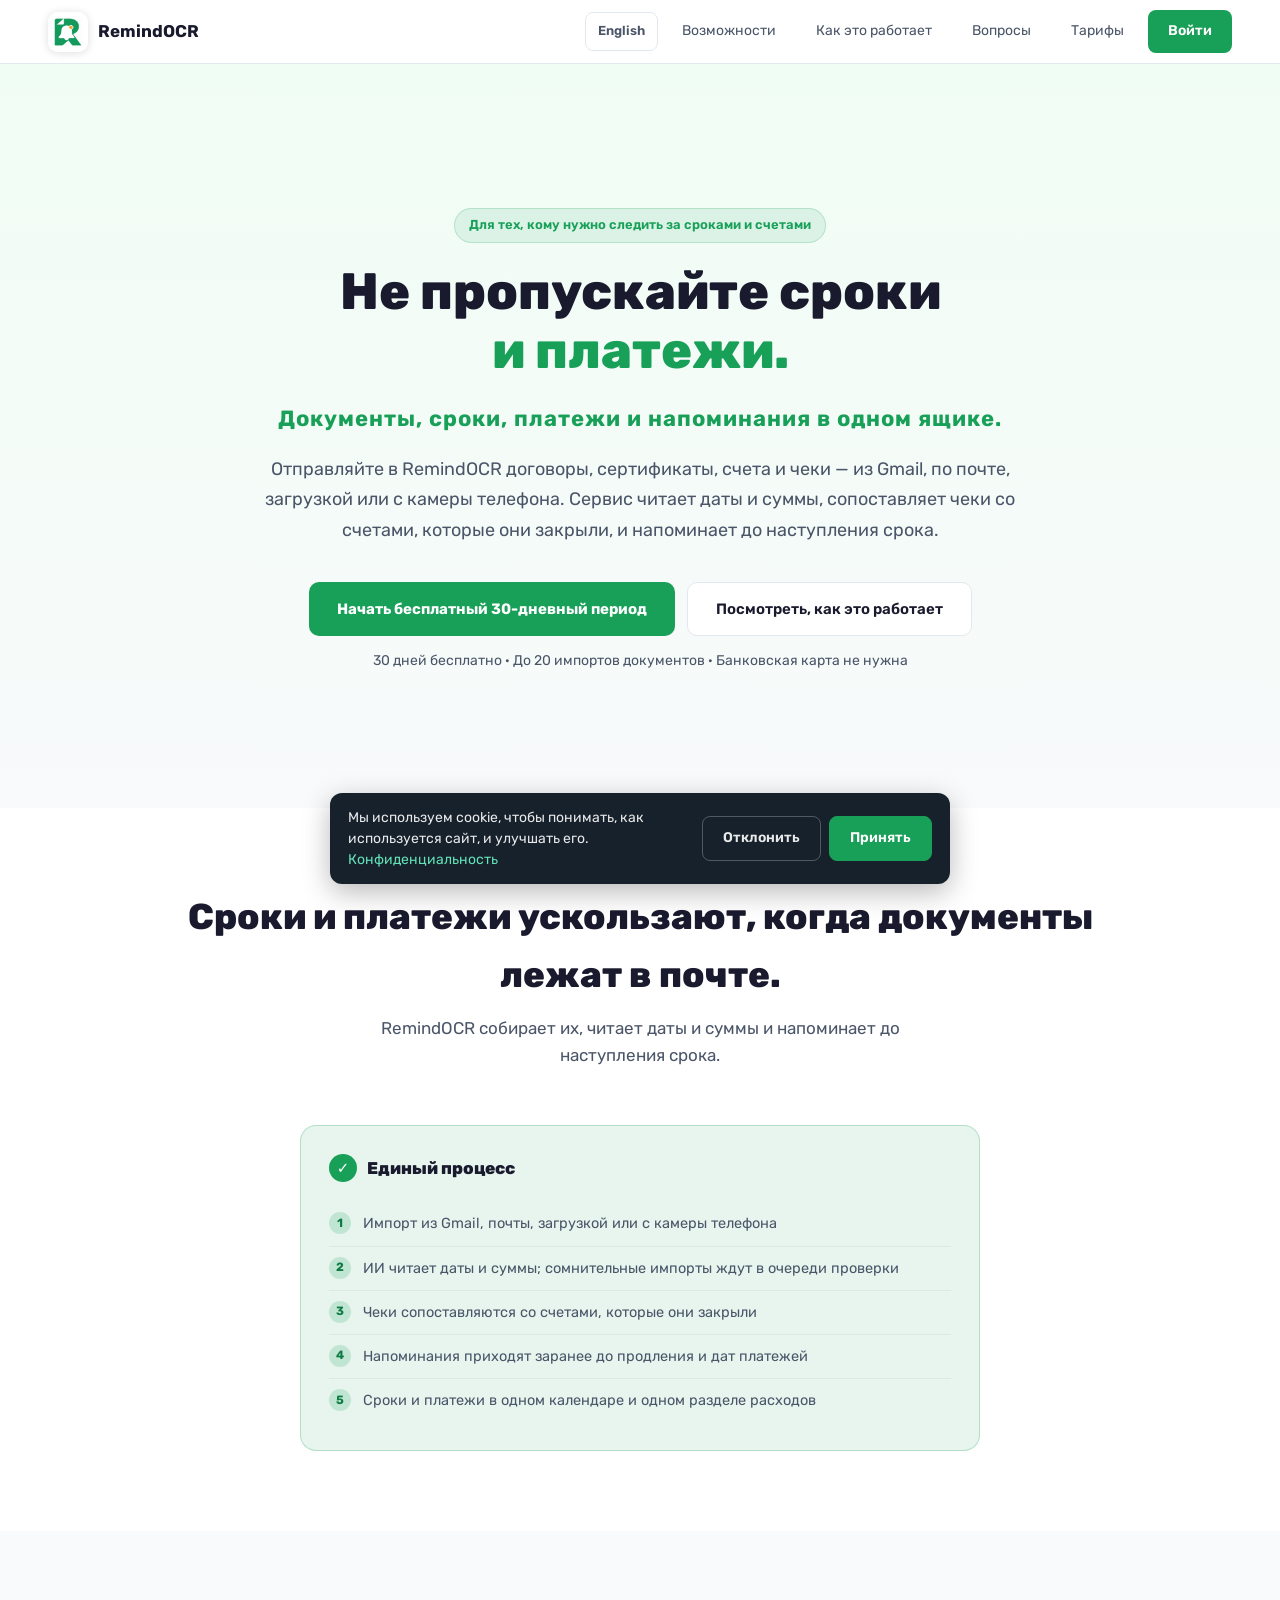
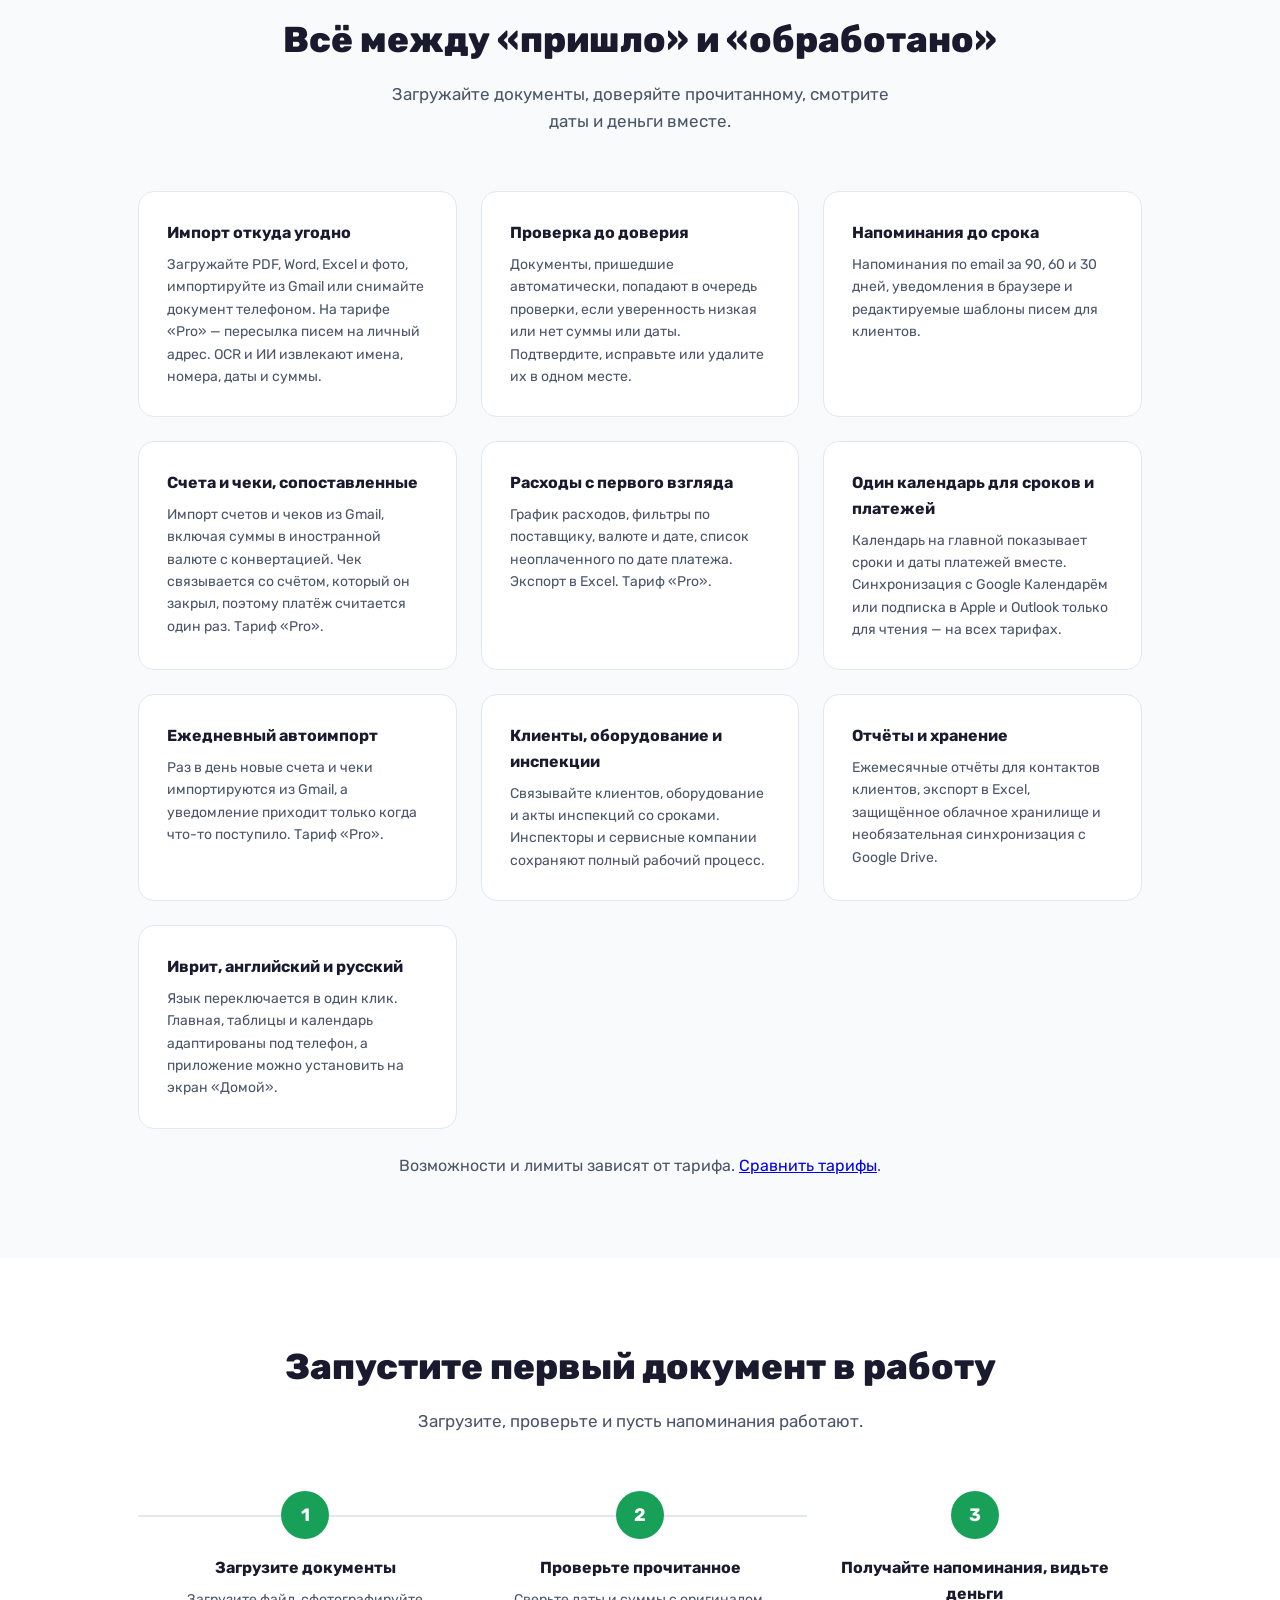
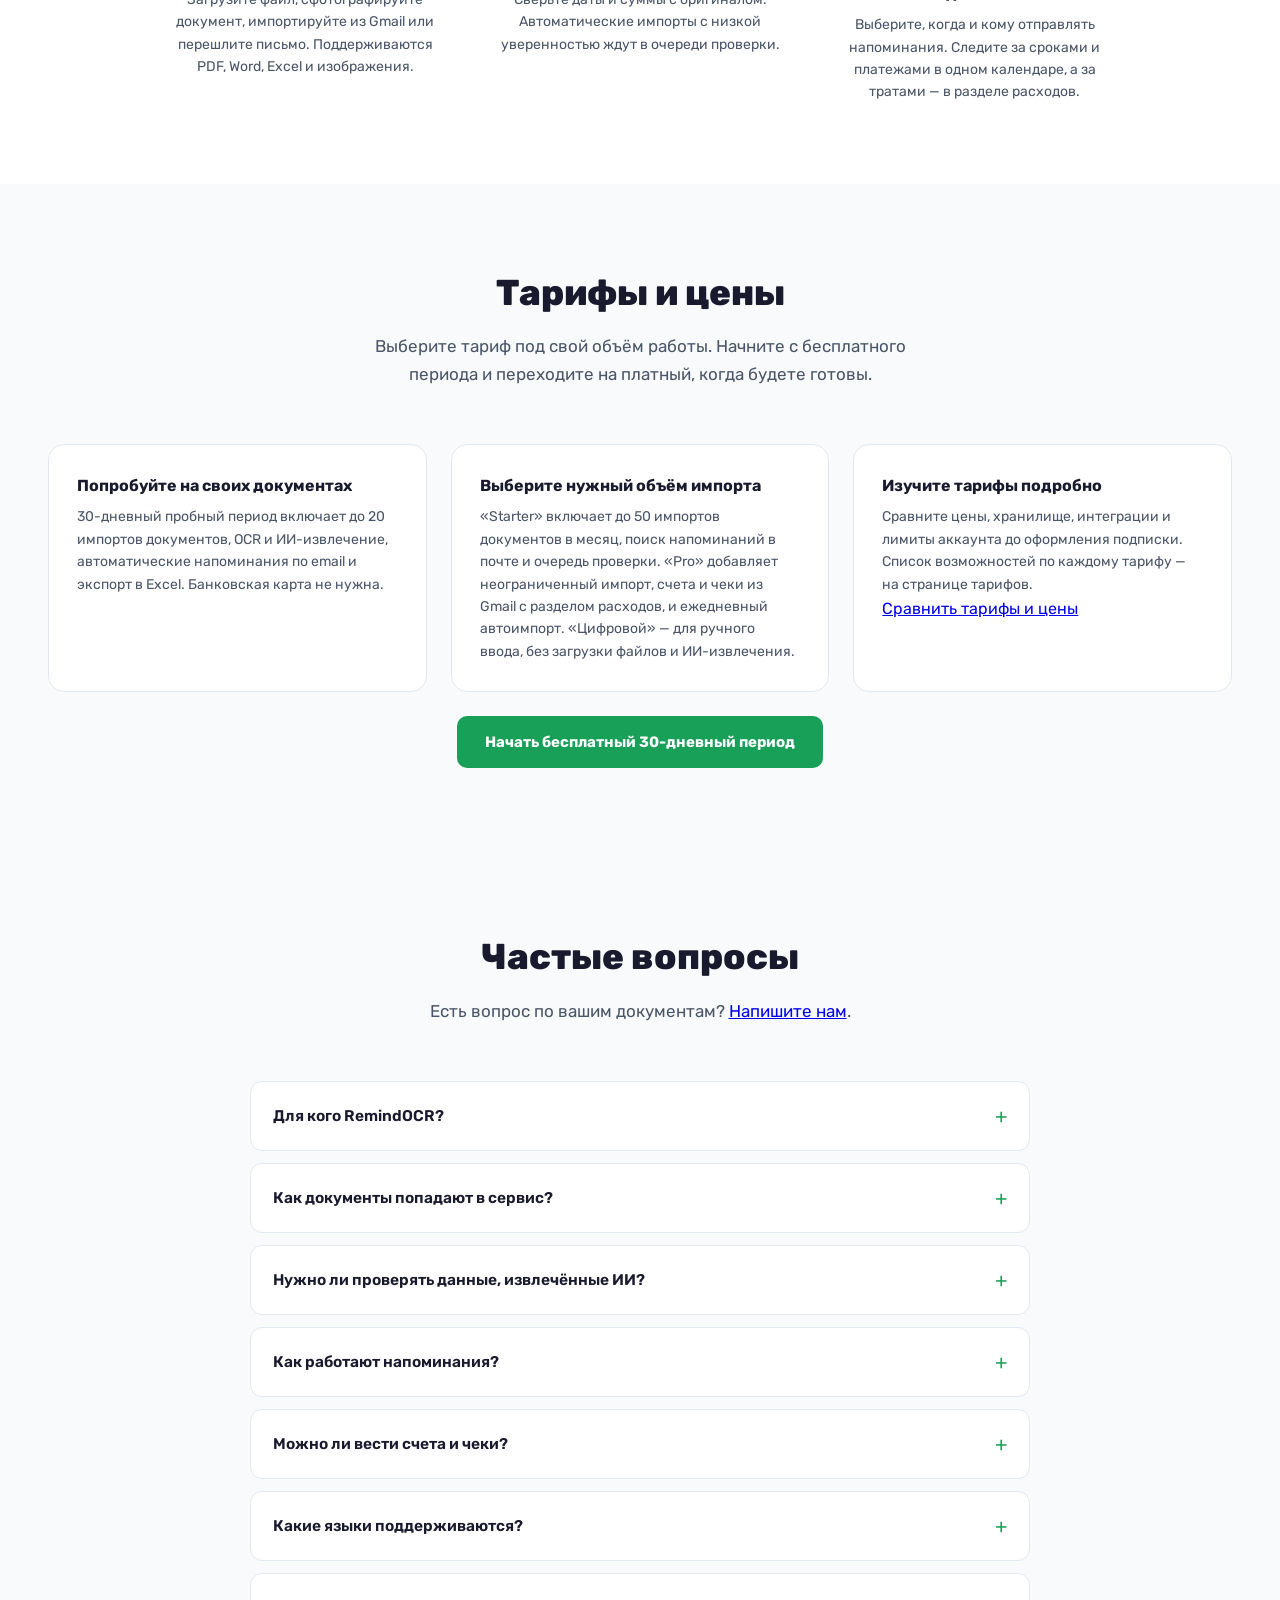
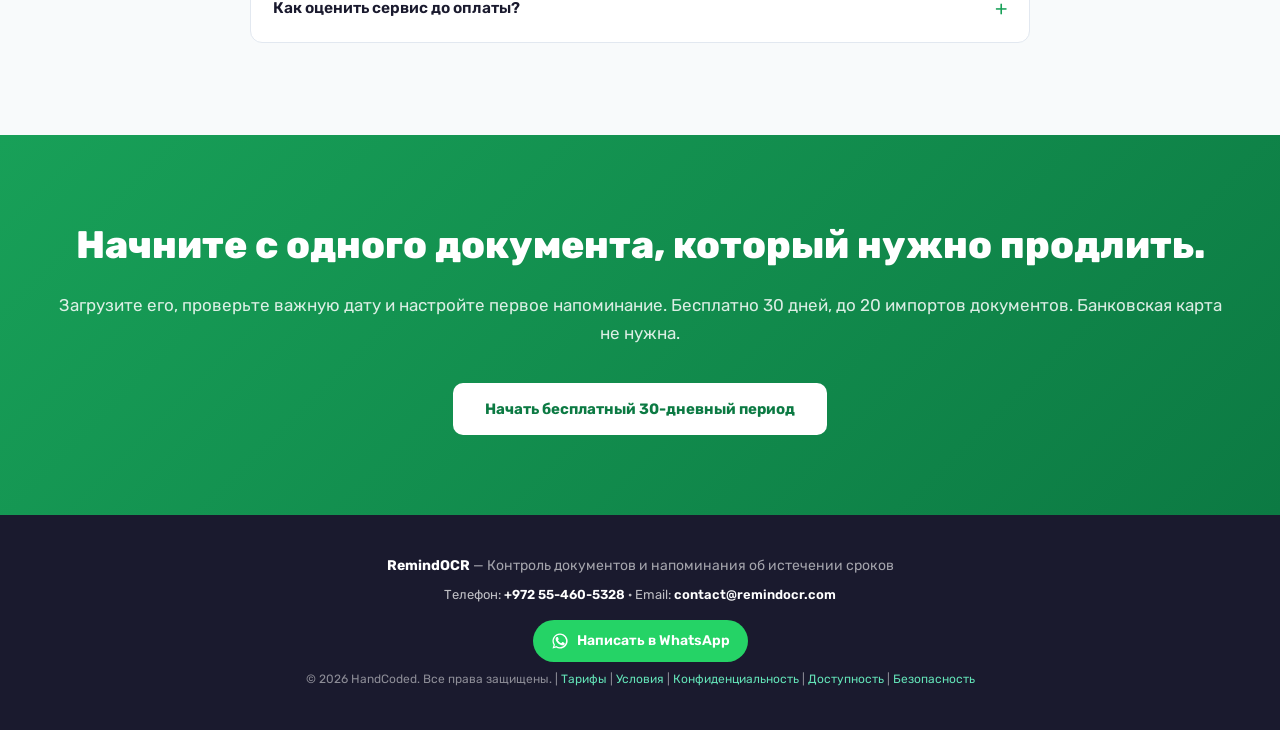
<file: ru/index.html>
<!DOCTYPE html>
<html lang="ru" dir="ltr">
<head>
  <!-- Google tag (gtag.js) — skipped on localhost/local previews -->
  <script>
    if (!["localhost", "127.0.0.1"].includes(window.location.hostname)) {
      var gaScript = document.createElement("script");
      gaScript.async = true;
      gaScript.src = "https://www.googletagmanager.com/gtag/js?id=G-CV5TGV9V2X";
      document.head.appendChild(gaScript);

      window.dataLayer = window.dataLayer || [];
      function gtag(){dataLayer.push(arguments);}
      // Consent Mode v2: deny until the visitor chooses. wait_for_update holds the
      // first hits briefly so a stored "granted" is applied before anything sends.
      gtag('consent', 'default', {
        'ad_user_data': 'denied',
        'ad_personalization': 'denied',
        'ad_storage': 'denied',
        'analytics_storage': 'denied',
        'wait_for_update': 500
      });
      try {
        if (localStorage.getItem('ga_consent') === 'granted') {
          gtag('consent', 'update', {
            'ad_user_data': 'granted',
            'ad_personalization': 'granted',
            'ad_storage': 'granted',
            'analytics_storage': 'granted'
          });
        }
      } catch (e) {}
      gtag('js', new Date());
      gtag('config', 'G-CV5TGV9V2X');
    }
  </script>

  <meta charset="UTF-8" />
  <meta name="viewport" content="width=device-width, initial-scale=1.0" />
  <title>Не пропускайте сроки и платежи | RemindOCR</title>
  <meta name="description" content="Договоры, сертификаты, счета и чеки в одном ящике. RemindOCR читает даты и суммы, сопоставляет чеки со счетами и напоминает до наступления срока. Бесплатно 30 дней." />
  <link rel="canonical" href="https://remindocr.com/ru" />
  <link rel="alternate" hreflang="he" href="https://remindocr.com/" />
  <link rel="alternate" hreflang="en" href="https://remindocr.com/en" />
  <link rel="alternate" hreflang="ru" href="https://remindocr.com/ru" />
  <link rel="alternate" hreflang="x-default" href="https://remindocr.com/" />
  <meta property="og:locale:alternate" content="he_IL" />
  <meta property="og:locale:alternate" content="en_US" />
  <meta name="theme-color" content="#18a058" />
  <!-- Same icon set the app serves, so the tab icon does not change between
       the marketing site and the app. -->
  <link rel="icon" type="image/png" sizes="32x32" href="/favicon-32-v2.png" />
  <link rel="icon" type="image/png" sizes="192x192" href="/icon-192-v2.png" />
  <link rel="icon" type="image/png" sizes="512x512" href="/icon-512-v2.png" />
  <link rel="icon" type="image/svg+xml" href="/favicon-v2.svg" />
  <link rel="apple-touch-icon" href="/apple-touch-icon-v2.png" />
  <meta property="fb:app_id" content="935630732930743" />
  <meta property="og:type" content="website" />
  <meta property="og:site_name" content="RemindOCR" />
  <meta property="og:locale" content="ru_RU" />
  <meta property="og:url" content="https://remindocr.com/ru" />
  <meta property="og:title" content="Не пропускайте сроки и платежи | RemindOCR" />
  <meta property="og:description" content="Не пропускайте сроки и платежи. Импортируйте документы из Gmail, почты или с телефона, проверяйте прочитанное и получайте напоминания заранее." />
  <meta property="og:image" content="https://remindocr.com/og-image.png" />
  <meta name="twitter:card" content="summary_large_image" />
  <meta name="twitter:description" content="Не пропускайте сроки и платежи. Импортируйте документы из Gmail, почты или с телефона, проверяйте прочитанное и получайте напоминания заранее." />
  <meta name="twitter:image" content="https://remindocr.com/og-image.png" />
  <link rel="preconnect" href="https://fonts.googleapis.com" />
  <link href="https://fonts.googleapis.com/css2?family=Rubik:wght@400;500;600;700;800&display=swap" rel="stylesheet" />
  <style>
    *, *::before, *::after { box-sizing: border-box; margin: 0; padding: 0; }

    :root {
      --brand: #18a058;
      --brand-dark: #0c7a43;
      --brand-light: rgba(24,160,88,0.1);
      --text: #1a1a2e;
      --text-2: #4a5568;
      --bg: #f8fafb;
      --white: #ffffff;
      --border: #e2e8f0;
      --radius: 16px;
    }

    html { scroll-behavior: smooth; }

    body {
      font-family: 'Segoe UI', 'Rubik', system-ui, sans-serif;
      background: var(--bg);
      color: var(--text);
      line-height: 1.6;
      overflow-x: hidden;
    }

    /* ── NAV ─────────────────────────────── */
    nav {
      position: sticky;
      top: 0;
      z-index: 100;
      background: rgba(255,255,255,0.9);
      backdrop-filter: blur(12px);
      border-bottom: 1px solid var(--border);
      padding: 0 48px;
      height: 64px;
      display: flex;
      align-items: center;
      justify-content: space-between;
    }

    .nav-brand {
      display: flex;
      align-items: center;
      gap: 10px;
      text-decoration: none;
    }
    .nav-brand__icon {
      width: 36px;
      height: 36px;
      border-radius: 10px;
      background: linear-gradient(135deg, var(--brand), var(--brand-dark));
      display: flex;
      align-items: center;
      justify-content: center;
      color: #fff;
    }
    .nav-brand__icon svg {
      width: 22px;
      height: 22px;
      fill: none;
      stroke: currentColor;
      stroke-width: 32;
      stroke-linecap: round;
      stroke-linejoin: round;
    }
    .nav-brand__text {
      font-weight: 700;
      font-size: 17px;
      color: var(--text);
    }
    .nav-brand__logo {
      width: 40px;
      height: 40px;
      border-radius: 10px;
      object-fit: cover;
      box-shadow: 0 1px 8px rgba(15, 23, 42, 0.14);
    }
    .nav-brand picture {
      display: flex;
    }

    .nav-links {
      display: flex;
      align-items: center;
      gap: 8px;
    }
    .nav-links a {
      padding: 8px 16px;
      border-radius: 8px;
      font-size: 14px;
      color: var(--text-2);
      text-decoration: none;
      transition: background 0.15s, color 0.15s;
    }
    .nav-links a:hover { background: var(--brand-light); color: var(--brand); }
    .nav-cta {
      background: var(--brand) !important;
      color: #fff !important;
      font-weight: 600 !important;
      padding: 10px 20px !important;
    }
    .nav-cta:hover { background: var(--brand-dark) !important; }

    .nav-lang {
      padding: 8px 12px !important;
      font-size: 13px !important;
      font-weight: 600;
      border: 1px solid var(--border);
      background: transparent !important;
      color: var(--text-2) !important;
    }
    .nav-lang:hover {
      background: var(--brand-light) !important;
      color: var(--brand) !important;
    }


    /* ── HERO ─────────────────────────────── */
    .hero {
      max-width: 1300px;
      margin: 0 auto;
      padding: 84px 48px 76px;
      display: grid;
      grid-template-columns: minmax(0, 760px);
      justify-content: center;
      text-align: center;
      align-items: center;
    }

    .hero-badge {
      display: inline-flex;
      align-items: center;
      gap: 6px;
      background: var(--brand-light);
      color: var(--brand);
      border: 1px solid rgba(24,160,88,0.2);
      border-radius: 999px;
      padding: 6px 14px;
      font-size: 13px;
      font-weight: 600;
      margin-bottom: 20px;
    }

    .hero h1 {
      font-size: clamp(32px, 4vw, 52px);
      font-weight: 800;
      line-height: 1.15;
      color: var(--text);
      margin-bottom: 20px;
    }
    .hero h1 span { color: var(--brand); }

    .hero-desc {
      font-size: 18px;
      color: var(--text-2);
      margin-bottom: 36px;
      line-height: 1.7;
    }

    .hero-tagline {
      font-size: 22px;
      font-weight: 700;
      letter-spacing: 1px;
      color: var(--brand, #16a06a);
      margin: 0 0 18px;
    }

    .hero-actions {
      justify-content: center;
      display: flex;
      gap: 12px;
      flex-wrap: wrap;
    }

    .btn-primary {
      display: inline-flex;
      align-items: center;
      gap: 8px;
      background: var(--brand);
      color: #fff;
      font-weight: 700;
      font-size: 15px;
      padding: 14px 28px;
      border-radius: 10px;
      text-decoration: none;
      transition: background 0.15s, transform 0.15s;
    }
    .btn-primary:hover { background: var(--brand-dark); transform: translateY(-1px); }

    .btn-secondary {
      display: inline-flex;
      align-items: center;
      gap: 8px;
      background: var(--white);
      color: var(--text);
      font-weight: 600;
      font-size: 15px;
      padding: 14px 28px;
      border-radius: 10px;
      text-decoration: none;
      border: 1px solid var(--border);
      transition: background 0.15s, transform 0.15s;
    }
    .btn-secondary:hover { background: var(--bg); transform: translateY(-1px); }

    /* Hero visual */
    .hero-visual {
      background: var(--white);
      border: 1px solid var(--border);
      border-radius: var(--radius);
      overflow: hidden;
      box-shadow: 0 20px 60px rgba(0,0,0,0.08);
      display: block;
      width: 100%;
      max-width: 100%;
      height: auto;
    }
    .hero-visual__bar {
      background: linear-gradient(135deg, var(--brand), var(--brand-dark));
      padding: 16px 20px;
      display: flex;
      align-items: center;
      gap: 12px;
    }
    .hero-visual__dots { display: flex; gap: 6px; }
    .hero-visual__dot {
      width: 10px; height: 10px;
      border-radius: 50%;
      background: rgba(255,255,255,0.4);
    }
    .hero-visual__dot:first-child { background: rgba(255,255,255,0.8); }
    .hero-visual__title { color: rgba(255,255,255,0.9); font-size: 13px; font-weight: 600; }

    .hero-visual__body { padding: 20px; display: flex; flex-direction: column; gap: 12px; }
    .mock-card {
      background: var(--bg);
      border: 1px solid var(--border);
      border-radius: 10px;
      padding: 14px 16px;
      display: flex;
      align-items: center;
      justify-content: space-between;
    }
    .mock-card__left { display: flex; flex-direction: column; gap: 4px; }
    .mock-card__title { font-weight: 600; font-size: 13px; color: var(--text); }
    .mock-card__sub { font-size: 12px; color: var(--text-2); }
    .mock-badge {
      font-size: 11px;
      font-weight: 600;
      padding: 4px 10px;
      border-radius: 999px;
    }
    .mock-badge--green { background: rgba(24,160,88,0.12); color: var(--brand); }
    .mock-badge--yellow { background: rgba(234,179,8,0.12); color: #b45309; }
    .mock-badge--red { background: rgba(239,68,68,0.12); color: #dc2626; }

    /* ── STATS ─────────────────────────────── */
    .stats {
      background: var(--white);
      border-top: 1px solid var(--border);
      border-bottom: 1px solid var(--border);
      padding: 48px;
    }
    .stats-inner {
      max-width: 1100px;
      margin: 0 auto;
      display: grid;
      grid-template-columns: repeat(4, 1fr);
      gap: 32px;
      text-align: center;
    }
    .stat-num {
      font-size: 42px;
      font-weight: 800;
      color: var(--brand);
      line-height: 1;
      margin-bottom: 6px;
    }
    .stat-label {
      font-size: 14px;
      color: var(--text-2);
      font-weight: 500;
    }

    /* ── FEATURES ─────────────────────────────── */
    section { max-width: 1100px; margin: 0 auto; padding: 80px 48px; }

    .section-header {
      text-align: center;
      margin-bottom: 56px;
    }
    .section-header h2 {
      font-size: clamp(24px, 3vw, 36px);
      font-weight: 800;
      margin-bottom: 12px;
    }
    .section-header p {
      font-size: 17px;
      color: var(--text-2);
      max-width: 540px;
      margin: 0 auto;
    }

    .features-grid {
      display: grid;
      grid-template-columns: repeat(3, 1fr);
      gap: 24px;
    }
    .feature-card {
      background: var(--white);
      border: 1px solid var(--border);
      border-radius: var(--radius);
      padding: 28px;
      transition: box-shadow 0.2s, transform 0.2s;
    }
    .feature-card:hover {
      box-shadow: 0 8px 32px rgba(0,0,0,0.07);
      transform: translateY(-2px);
    }
    .feature-card--accent {
      border-color: color-mix(in srgb, var(--brand, #16a06a) 22%, var(--border));
      background: color-mix(in srgb, var(--brand, #16a06a) 7%, var(--white));
    }
    .feature-icon {
      width: 48px;
      height: 48px;
      background: var(--brand-light);
      border-radius: 12px;
      display: flex;
      align-items: center;
      justify-content: center;
      font-size: 22px;
      margin-bottom: 16px;
    }
    .feature-card h3 {
      font-size: 16px;
      font-weight: 700;
      margin-bottom: 8px;
    }
    .feature-card p {
      font-size: 14px;
      color: var(--text-2);
      line-height: 1.6;
    }

    /* ── HOW IT WORKS ─────────────────────────────── */
    .how-bg { background: var(--white); }
    .steps {
      display: flex;
      gap: 0;
      align-items: flex-start;
    }
    .step {
      flex: 1;
      text-align: center;
      padding: 0 24px;
      position: relative;
    }
    .step:not(:last-child)::after {
      content: '';
      position: absolute;
      top: 24px;
      left: 0;
      width: 100%;
      height: 2px;
      background: var(--border);
      z-index: 0;
    }
    .step__num {
      position: relative;
      z-index: 1;
      width: 48px;
      height: 48px;
      border-radius: 50%;
      background: var(--brand);
      color: #fff;
      font-weight: 700;
      font-size: 18px;
      display: flex;
      align-items: center;
      justify-content: center;
      margin: 0 auto 16px;
    }
    .step h3 { font-size: 16px; font-weight: 700; margin-bottom: 8px; }
    .step p { font-size: 14px; color: var(--text-2); }

    /* ── BEFORE / AFTER ─────────────────────────────── */
    .compare-bg { background: var(--white); }
    .compare {
      display: grid;
      grid-template-columns: minmax(0, 680px);
      justify-content: center;
      gap: 24px;
    }
    .compare-col {
      border-radius: var(--radius);
      border: 1px solid var(--border);
      padding: 28px;
    }
    .compare-col--good { background: var(--brand-light); border-color: rgba(24,160,88,0.25); }
    .compare-col__head {
      display: flex;
      align-items: center;
      gap: 10px;
      font-weight: 800;
      font-size: 17px;
      margin-bottom: 20px;
    }
    .compare-col__icon {
      width: 28px;
      height: 28px;
      border-radius: 50%;
      display: flex;
      align-items: center;
      justify-content: center;
      font-size: 15px;
      font-weight: 800;
      color: #fff;
      flex-shrink: 0;
    }
    .compare-col--good .compare-col__icon { background: var(--brand); }
    .compare-list { list-style: none; counter-reset: compare-step; }
    .compare-list li {
      counter-increment: compare-step;
      display: flex;
      gap: 12px;
      padding: 10px 0;
      font-size: 14.5px;
      color: var(--text-2);
      border-bottom: 1px solid rgba(0,0,0,0.05);
    }
    .compare-list li:last-child { border-bottom: none; }
    .compare-list li::before {
      content: counter(compare-step);
      flex-shrink: 0;
      width: 22px;
      height: 22px;
      border-radius: 50%;
      background: rgba(0,0,0,0.06);
      color: var(--text);
      font-size: 12px;
      font-weight: 700;
      display: flex;
      align-items: center;
      justify-content: center;
    }
    .compare-col--good .compare-list li::before { background: rgba(24,160,88,0.18); color: var(--brand-dark); }

    /* ── FAQ ─────────────────────────────── */
    .faq { max-width: 780px; margin: 0 auto; }
    .faq-item {
      border: 1px solid var(--border);
      border-radius: 12px;
      margin-bottom: 12px;
      background: var(--white);
      overflow: hidden;
    }
    .faq-item summary {
      cursor: pointer;
      list-style: none;
      padding: 18px 22px;
      font-weight: 600;
      font-size: 15.5px;
      display: flex;
      align-items: center;
      justify-content: space-between;
      gap: 12px;
    }
    .faq-item summary::-webkit-details-marker { display: none; }
    .faq-item summary::after {
      content: '+';
      font-size: 20px;
      font-weight: 400;
      color: var(--brand);
      flex-shrink: 0;
      transition: transform 0.2s;
    }
    .faq-item[open] summary::after { transform: rotate(45deg); }
    .faq-item p {
      padding: 0 22px 20px;
      font-size: 14.5px;
      color: var(--text-2);
      line-height: 1.7;
    }

    /* ── CTA ─────────────────────────────── */
    .cta-section {
      background: linear-gradient(135deg, var(--brand), var(--brand-dark));
      padding: 80px 48px;
      text-align: center;
    }
    .cta-section h2 {
      font-size: clamp(24px, 3vw, 40px);
      font-weight: 800;
      color: #fff;
      margin-bottom: 16px;
    }
    .cta-section p {
      font-size: 17px;
      color: rgba(255,255,255,0.85);
      margin-bottom: 36px;
    }
    .btn-white {
      display: inline-flex;
      align-items: center;
      gap: 8px;
      background: #fff;
      color: var(--brand-dark);
      font-weight: 700;
      font-size: 15px;
      padding: 14px 32px;
      border-radius: 10px;
      text-decoration: none;
      transition: transform 0.15s, box-shadow 0.15s;
    }
    .btn-white:hover { transform: translateY(-2px); box-shadow: 0 8px 24px rgba(0,0,0,0.15); }

    /* ── FOOTER ─────────────────────────────── */
    footer {
      background: var(--text);
      color: rgba(255,255,255,0.6);
      padding: 40px 48px;
      text-align: center;
      font-size: 14px;
    }
    footer strong { color: #fff; }

    footer .site-footer__contact {
      margin-top: 8px;
      color: rgba(255, 255, 255, 0.72);
      font-size: 13px;
    }

    footer .site-footer__contact a {
      color: #fff;
      text-decoration: none;
      font-weight: 600;
    }

    footer .site-footer__contact a:hover {
      color: #8fecd0;
      text-decoration: underline;
    }

    footer .site-footer__wa {
      display: inline-flex;
      align-items: center;
      gap: 8px;
      margin-top: 14px;
      padding: 10px 18px;
      border-radius: 999px;
      background: #25d366;
      color: #fff;
      font-size: 14px;
      font-weight: 600;
      text-decoration: none;
      transition: background 0.15s ease;
    }

    footer .site-footer__wa:hover { background: #1da851; }
    footer .site-footer__wa svg { width: 18px; height: 18px; fill: currentColor; flex: none; }
    footer .site-footer__legal {
      margin-top: 8px;
      font-size: 12px;
      color: rgba(255,255,255,0.5);
    }
    footer .site-footer__legal a {
      color: #63e2b7;
      text-decoration: none;
    }
    footer .site-footer__legal a:hover {
      color: #8fecd0;
      text-decoration: underline;
    }

    /* ── AUTH CARD ─────────────────────────────── */
    .auth-card {
      background: var(--white);
      border: 1px solid var(--border);
      border-radius: var(--radius);
      padding: 36px 32px 28px;
      box-shadow: 0 20px 60px rgba(0,0,0,0.08);
      width: 100%;
      max-width: 400px;
    }

    .auth-tabs {
      display: flex;
      border-bottom: 2px solid var(--border);
      margin-bottom: 24px;
      gap: 0;
    }
    .auth-tab {
      flex: 1;
      background: none;
      border: none;
      padding: 10px 0;
      font-family: inherit;
      font-size: 15px;
      font-weight: 600;
      color: var(--text-2);
      cursor: pointer;
      position: relative;
      transition: color 0.15s;
    }
    .auth-tab::after {
      content: '';
      position: absolute;
      bottom: -2px;
      right: 0;
      left: 0;
      height: 2px;
      background: var(--brand);
      transform: scaleX(0);
      transition: transform 0.2s;
    }
    .auth-tab.active { color: var(--brand); }
    .auth-tab.active::after { transform: scaleX(1); }

    .auth-pane { display: none; }
    .auth-pane.active { display: block; }

    .auth-field { margin-bottom: 14px; }
    .auth-field label {
      display: block;
      font-size: 13px;
      font-weight: 600;
      color: var(--text-2);
      margin-bottom: 6px;
    }
    .auth-field input {
      width: 100%;
      padding: 10px 14px;
      border: 1px solid var(--border);
      border-radius: 8px;
      font-family: inherit;
      font-size: 14px;
      color: var(--text);
      background: var(--bg);
      transition: border-color 0.15s;
      outline: none;
    }
    .auth-field input:focus { border-color: var(--brand); background: var(--white); }

    .auth-btn {
      width: 100%;
      margin-top: 6px;
      padding: 12px;
      background: var(--brand);
      color: #fff;
      font-family: inherit;
      font-size: 15px;
      font-weight: 700;
      border: none;
      border-radius: 8px;
      cursor: pointer;
      transition: background 0.15s;
    }
    .auth-btn:hover { background: var(--brand-dark); }
    .auth-btn:disabled { opacity: 0.6; cursor: not-allowed; }

    .auth-msg {
      margin-top: 12px;
      padding: 10px 14px;
      border-radius: 8px;
      font-size: 13px;
      display: none;
    }
    .auth-msg.success { background: rgba(24,160,88,0.1); color: var(--brand); display: block; }
    .auth-msg.error { background: rgba(239,68,68,0.1); color: #dc2626; display: block; }

    .auth-hint {
      margin-top: 10px;
      font-size: 12px;
      color: var(--text-2);
      text-align: center;
    }

    /* ── RESPONSIVE ─────────────────────────────── */
    @media (max-width: 768px) {
      nav {
        height: auto;
        min-height: 58px;
        padding: 10px 16px;
        gap: 12px;
      }
      .nav-brand__text { font-size: 15px; }
      .nav-brand__icon,
      .nav-brand__logo {
        width: 34px;
        height: 34px;
      }
      .nav-links { gap: 0; }
      .nav-links a:not(.nav-cta):not(.nav-lang) { display: none; }
      .nav-links,
      .nav-brand {
        min-width: 0;
      }
      .nav-cta {
        padding: 9px 14px !important;
        font-size: 13px !important;
        white-space: nowrap;
      }
      .hero {
        grid-template-columns: 1fr;
        padding: 44px 20px 40px;
        gap: 28px;
        text-align: center;
      }
      .hero-badge { margin-bottom: 16px; }
      .hero h1 { margin-bottom: 16px; }
      .hero-desc {
        font-size: 16px;
        margin-bottom: 28px;
      }
      .hero-actions {
        flex-direction: column;
        align-items: stretch;
      }
      .btn-primary,
      .btn-secondary,
      .btn-white {
        justify-content: center;
        width: 100%;
        max-width: 360px;
        margin-inline: auto;
      }
      .hero-visual { display: none; }
      .auth-card { max-width: 100%; }
      .stats { padding: 36px 20px; }
      .stats-inner {
        grid-template-columns: repeat(2, minmax(0, 1fr));
        gap: 24px 16px;
        padding: 0;
      }
      .stat-num { font-size: 34px; }
      section { padding: 48px 20px; }
      .section-header { margin-bottom: 32px; }
      .features-grid { grid-template-columns: 1fr; }
      .feature-card { padding: 22px; }
      .steps {
        align-items: center;
        flex-direction: column;
        gap: 30px;
      }
      .step {
        max-width: 420px;
        padding: 0;
        width: 100%;
      }
      .step::after { display: none; }
      .step__num { margin-bottom: 14px; }
      .step h3 { margin-bottom: 8px; }
      .step p {
        margin: 0 auto;
        max-width: 340px;
      }
      .cta-section { padding: 48px 20px; }
      footer { padding: 32px 20px; }
      .compare { grid-template-columns: 1fr; }
    }

    @media (max-width: 420px) {
      nav {
        display: grid;
        grid-template-columns: 1fr auto;
        padding-inline: 12px;
      }
      .nav-brand { gap: 8px; }
      .nav-brand__text { font-size: 14px; }
      .nav-cta {
        padding: 8px 10px !important;
        font-size: 12px !important;
      }
      .hero { padding: 36px 16px 34px; }
      .hero h1 { font-size: 30px; }
      .hero-desc { font-size: 15px; }
      .stats-inner { grid-template-columns: 1fr; }
      section { padding: 42px 16px; }
    }
  </style>
    <link href="/assets/pricing.css" rel="stylesheet"/>
</head>
<body>

<!-- NAV -->
<nav>
  <a class="nav-brand" href="/ru">
    <picture>
      <source media="(prefers-color-scheme: dark)" srcset="/remindocr-logo-dark.png" />
      <img class="nav-brand__logo" src="/remindocr-logo-light.png" alt="" />
    </picture>
    <span class="nav-brand__text">RemindOCR</span>
  </a>
  <div class="nav-links">
    <a class="nav-lang" href="/en" hreflang="en" lang="en">English</a>
    <a href="#features">Возможности</a>
    <a href="#how">Как это работает</a>
    <a href="#faq">Вопросы</a>
      <a href="#pricing">Тарифы</a>
    <a class="nav-cta" href="https://app.remindocr.com/ru/login">Войти</a>
  </div>
</nav>

<!-- HERO -->
<div style="background: linear-gradient(180deg, #f0fdf4 0%, var(--bg) 100%); padding: 60px 0;">
  <div class="hero">
    <div class="hero-content">
      <p class="hero-badge">Для тех, кому нужно следить за сроками и счетами</p>
      <h1>Не пропускайте сроки<br /><span>и платежи.</span></h1>
      <p class="hero-tagline">Документы, сроки, платежи и напоминания в одном ящике.</p>
      <p class="hero-desc">
Отправляйте в RemindOCR договоры, сертификаты, счета и чеки — из Gmail, по почте, загрузкой или с камеры телефона. Сервис читает даты и суммы, сопоставляет чеки со счетами, которые они закрыли, и напоминает до наступления срока.
</p>
      <div class="hero-actions">
        <a class="btn-primary" href="https://app.remindocr.com/ru/login?tab=register">Начать бесплатный 30-дневный период</a>
        <a class="btn-secondary" href="#how">Посмотреть, как это работает</a>
      </div>
      <p style="margin-top: 14px; color: var(--text-2); font-size: 14px;">30 дней бесплатно · До 20 импортов документов · Банковская карта не нужна</p>
    </div>
</div>
</div>

<!-- BEFORE / AFTER -->
<div class="compare-bg">
  <section id="compare">
    <div class="section-header">
      <h2>Сроки и платежи ускользают, когда документы лежат в почте.</h2>
      <p>RemindOCR собирает их, читает даты и суммы и напоминает до наступления срока.</p>
    </div>
    <div class="compare">
      <div class="compare-col compare-col--good">
        <div class="compare-col__head">
          <span class="compare-col__icon">✓</span>
          <span>Единый процесс</span>
        </div>
        <ol class="compare-list">
<li>Импорт из Gmail, почты, загрузкой или с камеры телефона</li>
<li>ИИ читает даты и суммы; сомнительные импорты ждут в очереди проверки</li>
<li>Чеки сопоставляются со счетами, которые они закрыли</li>
<li>Напоминания приходят заранее до продления и дат платежей</li>
<li>Сроки и платежи в одном календаре и одном разделе расходов</li>
</ol>
      </div>
    </div>
  </section>
</div>

<!-- FEATURES -->
<section id="features">
  <div class="section-header">
    <h2>Всё между «пришло» и «обработано»</h2>
    <p>Загружайте документы, доверяйте прочитанному, смотрите даты и деньги вместе.</p>
  </div>
  <div class="features-grid">
<div class="feature-card"><h3>Импорт откуда угодно</h3><p>Загружайте PDF, Word, Excel и фото, импортируйте из Gmail или снимайте документ телефоном. На тарифе «Pro» — пересылка писем на личный адрес. OCR и ИИ извлекают имена, номера, даты и суммы.</p></div>
<div class="feature-card"><h3>Проверка до доверия</h3><p>Документы, пришедшие автоматически, попадают в очередь проверки, если уверенность низкая или нет суммы или даты. Подтвердите, исправьте или удалите их в одном месте.</p></div>
<div class="feature-card"><h3>Напоминания до срока</h3><p>Напоминания по email за 90, 60 и 30 дней, уведомления в браузере и редактируемые шаблоны писем для клиентов.</p></div>
<div class="feature-card"><h3>Счета и чеки, сопоставленные</h3><p>Импорт счетов и чеков из Gmail, включая суммы в иностранной валюте с конвертацией. Чек связывается со счётом, который он закрыл, поэтому платёж считается один раз. Тариф «Pro».</p></div>
<div class="feature-card"><h3>Расходы с первого взгляда</h3><p>График расходов, фильтры по поставщику, валюте и дате, список неоплаченного по дате платежа. Экспорт в Excel. Тариф «Pro».</p></div>
<div class="feature-card"><h3>Один календарь для сроков и платежей</h3><p>Календарь на главной показывает сроки и даты платежей вместе. Синхронизация с Google Календарём или подписка в Apple и Outlook только для чтения — на всех тарифах.</p></div>
<div class="feature-card"><h3>Ежедневный автоимпорт</h3><p>Раз в день новые счета и чеки импортируются из Gmail, а уведомление приходит только когда что-то поступило. Тариф «Pro».</p></div>
<div class="feature-card"><h3>Клиенты, оборудование и инспекции</h3><p>Связывайте клиентов, оборудование и акты инспекций со сроками. Инспекторы и сервисные компании сохраняют полный рабочий процесс.</p></div>
<div class="feature-card"><h3>Отчёты и хранение</h3><p>Ежемесячные отчёты для контактов клиентов, экспорт в Excel, защищённое облачное хранилище и необязательная синхронизация с Google Drive.</p></div>
<div class="feature-card"><h3>Иврит, английский и русский</h3><p>Язык переключается в один клик. Главная, таблицы и календарь адаптированы под телефон, а приложение можно установить на экран «Домой».</p></div>
  </div>
  <p style="margin-top: 24px; text-align: center; color: var(--text-2);">Возможности и лимиты зависят от тарифа. <a href="/ru/pricing">Сравнить тарифы</a>.</p>
</section>

<!-- HOW IT WORKS -->
<div class="how-bg">
  <section id="how" style="background: var(--white);">
    <div class="section-header">
      <h2>Запустите первый документ в работу</h2>
      <p>Загрузите, проверьте и пусть напоминания работают.</p>
    </div>
    <div class="steps">
      <div class="step">
        <div class="step__num">1</div>
        <h3>Загрузите документы</h3>
        <p>Загрузите файл, сфотографируйте документ, импортируйте из Gmail или перешлите письмо. Поддерживаются PDF, Word, Excel и изображения.</p>
      </div>
      <div class="step">
        <div class="step__num">2</div>
        <h3>Проверьте прочитанное</h3>
        <p>Сверьте даты и суммы с оригиналом. Автоматические импорты с низкой уверенностью ждут в очереди проверки.</p>
      </div>
      <div class="step">
        <div class="step__num">3</div>
        <h3>Получайте напоминания, видьте деньги</h3>
        <p>Выберите, когда и кому отправлять напоминания. Следите за сроками и платежами в одном календаре, а за тратами — в разделе расходов.</p>
      </div>
    </div>
  </section>
</div>

<!-- PRICING -->
<section aria-labelledby="pricing-title" id="pricing" data-pricing-summary>
    <div class="section-header">
        <h2 id="pricing-title">Тарифы и цены</h2>
        <p>Выберите тариф под свой объём работы. Начните с бесплатного периода и переходите на платный, когда будете готовы.</p>
    </div>
    <div class="features-grid">
      <div class="feature-card"><h3>Попробуйте на своих документах</h3><p>30-дневный пробный период включает до 20 импортов документов, OCR и ИИ-извлечение, автоматические напоминания по email и экспорт в Excel. Банковская карта не нужна.</p></div>
      <div class="feature-card"><h3>Выберите нужный объём импорта</h3><p>«Starter» включает до 50 импортов документов в месяц, поиск напоминаний в почте и очередь проверки. «Pro» добавляет неограниченный импорт, счета и чеки из Gmail с разделом расходов, и ежедневный автоимпорт. «Цифровой» — для ручного ввода, без загрузки файлов и ИИ-извлечения.</p></div>
      <div class="feature-card"><h3>Изучите тарифы подробно</h3><p>Сравните цены, хранилище, интеграции и лимиты аккаунта до оформления подписки. Список возможностей по каждому тарифу — на странице тарифов.</p><a href="/ru/pricing">Сравнить тарифы и цены</a></div>
    </div>
    <p style="margin-top: 24px; text-align: center;"><a class="btn-primary" href="https://app.remindocr.com/ru/login?tab=register">Начать бесплатный 30-дневный период</a></p>
</section>

<!-- FAQ -->
<section id="faq">
  <div class="section-header">
    <h2>Частые вопросы</h2>
    <p>Есть вопрос по вашим документам? <a href="mailto:contact@remindocr.com">Напишите нам</a>.</p>
  </div>
  <div class="faq">
<details class="faq-item"><summary>Для кого RemindOCR?</summary><p>Для всех, кому нужно следить за продлениями, счетами и бумагами: владельцев бизнеса, офис-менеджеров, фрилансеров и сервисных команд. Инспекторам и компаниям с оборудованием доступны отдельные инструменты инспекций и оборудования.</p></details>
<details class="faq-item"><summary>Как документы попадают в сервис?</summary><p>Загрузите PDF, Word, Excel или изображения, сфотографируйте бумажный документ телефоном, импортируйте вложения и чеки из Gmail или перешлите письмо на личный адрес (тариф «Pro»).</p></details>
<details class="faq-item"><summary>Нужно ли проверять данные, извлечённые ИИ?</summary><p>Да. Сверяйте даты, суммы и имена с оригиналом, прежде чем на них опираться. Автоматические импорты с сомнительным результатом ждут в очереди проверки, пока вы не подтвердите или не удалите их.</p></details>
<details class="faq-item"><summary>Как работают напоминания?</summary><p>RemindOCR отправляет напоминания по email заранее — например, за 90, 60 и 30 дней. Вы выбираете получателей и настраиваете шаблон. Уведомления в браузере — по желанию.</p></details>
<details class="faq-item"><summary>Можно ли вести счета и чеки?</summary><p>Да, на тарифе «Pro». Счета и чеки импортируются из Gmail, чеки сопоставляются со счетами, которые они закрыли, а расходы показаны на графике и в таблице с фильтрами.</p></details>
<details class="faq-item"><summary>Какие языки поддерживаются?</summary><p>Приложение работает на иврите, английском и русском и читает документы на этих языках. Язык можно сменить в любой момент в меню пользователя.</p></details>
<details class="faq-item"><summary>Как оценить сервис до оплаты?</summary><p>Начните бесплатный 30-дневный период без банковской карты. Загрузите свои документы, проверьте извлечённые поля и настройте напоминания. <a href="/ru/pricing">Тарифы и лимиты</a> — перед выбором подписки.</p></details>
  </div>
</section>

<!-- CTA -->
<div class="cta-section">
  <h2>Начните с одного документа, который нужно продлить.</h2>
  <p>Загрузите его, проверьте важную дату и настройте первое напоминание. Бесплатно 30 дней, до 20 импортов документов. Банковская карта не нужна.</p>
  <a class="btn-white" href="https://app.remindocr.com/ru/login?tab=register">Начать бесплатный 30-дневный период</a>
</div>

<script>
  // Backs the inline auth form, which is currently commented out — sign-in
  // happens on the app itself. Kept in sync so it cannot resurface pointing at
  // the retired handcoded.tech domain.
  const API = 'https://api.remindocr.com';
  const APP_URL = 'https://app.remindocr.com';

  function switchTab(tab) {
    document.querySelectorAll('.auth-tab').forEach((t, i) => {
      t.classList.toggle('active', (i === 0 && tab === 'login') || (i === 1 && tab === 'register'));
    });
    document.getElementById('pane-login').classList.toggle('active', tab === 'login');
    document.getElementById('pane-register').classList.toggle('active', tab === 'register');
    showMsg('', '');
  }

  function showMsg(text, type) {
    const el = document.getElementById('auth-msg');
    el.textContent = text;
    el.className = 'auth-msg' + (type ? ' ' + type : '');
  }

  function checkPwStrength() {
    const pw = document.getElementById('reg-password').value;
    document.getElementById('pw-hint').style.display = (pw && pw.length < 8) ? 'block' : 'none';
  }

  async function handleLogin() {
    const email = document.getElementById('login-email').value.trim();
    const password = document.getElementById('login-password').value;
    if (!email || !password) return showMsg('יש למלא את כל השדות', 'error');
    try {
      const res = await fetch(`${API}/api/auth/login`, {
        method: 'POST',
        headers: { 'Content-Type': 'application/json' },
        credentials: 'include',
        body: JSON.stringify({ email, password }),
      });
      const data = await res.json();
      if (!res.ok) return showMsg(errorText(data.error), 'error');
      window.location.href = APP_URL;
    } catch {
      showMsg('שגיאת תקשורת, אנא נסה שנית', 'error');
    }
  }

  async function handleRegister() {
    const name = document.getElementById('reg-name').value.trim();
    const email = document.getElementById('reg-email').value.trim();
    const password = document.getElementById('reg-password').value;
    if (!name || !email || !password) return showMsg('יש למלא את כל השדות', 'error');
    if (password.length < 8) return showMsg('הסיסמה חייבת להכיל לפחות 8 תווים', 'error');
    try {
      const res = await fetch(`${API}/api/auth/register`, {
        method: 'POST',
        headers: { 'Content-Type': 'application/json' },
        credentials: 'include',
        body: JSON.stringify({ name, email, password }),
      });
      const data = await res.json();
      if (!res.ok) return showMsg(errorText(data.error), 'error');
      showMsg('נשלח אימייל לאימות — אנא בדוק את תיבת הדואר שלך', 'success');
      document.getElementById('reg-name').value = '';
      document.getElementById('reg-email').value = '';
      document.getElementById('reg-password').value = '';
    } catch {
      showMsg('שגיאת תקשורת, אנא נסה שנית', 'error');
    }
  }

  const ERRORS = {
    invalid_credentials: 'אימייל או סיסמה שגויים',
    email_not_verified: 'יש לאמת את האימייל לפני הכניסה',
    account_disabled: 'החשבון הושבת',
    email_taken: 'כתובת האימייל כבר רשומה',
    password_too_short: 'הסיסמה חייבת להכיל לפחות 8 תווים',
    not_allowed: 'כתובת האימייל אינה ברשימת הגישה המורשית',
  };
  function errorText(code) { return ERRORS[code] || 'אירעה שגיאה, אנא נסה שנית'; }
</script>

<!-- FOOTER -->
<footer>
  <strong>RemindOCR</strong> — Контроль документов и напоминания об истечении сроков
  <div class="site-footer__contact">
    Телефон: <a href="tel:+972554605328">+972 55-460-5328</a> · Email: <a href="mailto:contact@remindocr.com">contact@remindocr.com</a>
  </div>
  <a class="site-footer__wa" href="https://wa.me/972554605328?text=%D0%97%D0%B4%D1%80%D0%B0%D0%B2%D1%81%D1%82%D0%B2%D1%83%D0%B9%D1%82%D0%B5%21%20%D0%9C%D0%B5%D0%BD%D1%8F%20%D0%B8%D0%BD%D1%82%D0%B5%D1%80%D0%B5%D1%81%D1%83%D0%B5%D1%82%20RemindOCR." target="_blank" rel="noopener">
    <svg viewBox="0 0 24 24" aria-hidden="true"><path d="M17.5 14.4c-.3-.2-1.7-.9-2-1-.3-.1-.5-.2-.7.1s-.7 1-.9 1.2c-.2.2-.3.2-.6.1-.3-.2-1.2-.5-2.3-1.4-.9-.8-1.4-1.7-1.6-2-.2-.3 0-.5.1-.6l.5-.5c.1-.2.2-.3.3-.5 0-.2 0-.4-.1-.5l-.9-2.2c-.2-.6-.5-.5-.7-.5h-.6c-.2 0-.5.1-.8.4-.3.3-1 1-1 2.5s1.1 2.9 1.2 3.1c.2.2 2.1 3.2 5.1 4.5.7.3 1.3.5 1.7.6.7.2 1.4.2 1.9.1.6-.1 1.7-.7 2-1.4.2-.7.2-1.3.2-1.4-.1-.1-.3-.2-.6-.3zM12 2A10 10 0 0 0 3.5 17.2L2 22l4.9-1.5A10 10 0 1 0 12 2zm0 18.2c-1.6 0-3.1-.4-4.4-1.2l-.3-.2-2.9.9.9-2.8-.2-.3a8.2 8.2 0 1 1 6.9 3.6z"/></svg>
    Написать в WhatsApp
  </a>
  <div class="site-footer__legal">
    © 2026 HandCoded. Все права защищены. |
      <a href="/ru/pricing">Тарифы</a> |
    <a href="/en/terms">Условия</a> |
    <a href="/en/privacy">Конфиденциальность</a> |
    <a href="/en/accessibility">Доступность</a> |
    <a href="/en/security">Безопасность</a>
  </div>
</footer>


<!-- Cookie consent banner -->
<div id="cookie-consent" class="cookie-consent" hidden>
  <p class="cookie-consent__text">
    Мы используем cookie, чтобы понимать, как используется сайт, и улучшать его.
    <a href="/en/privacy">Конфиденциальность</a>
  </p>
  <div class="cookie-consent__actions">
    <button type="button" id="cookie-decline" class="cookie-consent__btn">Отклонить</button>
    <button type="button" id="cookie-accept" class="cookie-consent__btn cookie-consent__btn--primary">Принять</button>
  </div>
</div>
<style>
  /* [hidden] only applies display:none via the UA sheet, which a class rule
     outranks — without this the banner stays on screen after the choice. */
  .cookie-consent[hidden] { display: none !important; }
  .cookie-consent {
    position: fixed; inset-inline: 16px; bottom: 16px; z-index: 9999;
    max-width: 620px; margin-inline: auto;
    display: flex; flex-wrap: wrap; align-items: center; justify-content: space-between; gap: 12px;
    background: #17212b; color: rgba(255,255,255,0.9);
    border-radius: 12px; padding: 14px 18px;
    box-shadow: 0 8px 28px rgba(0,0,0,0.28);
    font-family: 'Segoe UI', 'Rubik', system-ui, sans-serif; font-size: 14px;
  }
  .cookie-consent__text { margin: 0; flex: 1 1 260px; line-height: 1.5; }
  .cookie-consent__text a { color: #63e2b7; text-decoration: none; }
  .cookie-consent__text a:hover { text-decoration: underline; }
  .cookie-consent__actions { display: flex; gap: 8px; flex: 0 0 auto; }
  @media (max-width: 460px) {
    .cookie-consent__actions { width: 100%; }
    .cookie-consent__btn { flex: 1 1 0; }
  }
  .cookie-consent__btn {
    border: 1px solid rgba(255,255,255,0.25); background: transparent;
    color: inherit; border-radius: 8px; padding: 10px 20px;
    font: inherit; font-weight: 600; cursor: pointer;
    /* 44px is the minimum comfortable touch target on mobile. */
    min-height: 44px; min-width: 88px;
  }
  .cookie-consent__btn:hover { background: rgba(255,255,255,0.08); }
  .cookie-consent__btn--primary { background: #18a058; border-color: #18a058; color: #fff; }
  .cookie-consent__btn--primary:hover { background: #36ad6a; }
</style>
<script>
  (function () {
    var el = document.getElementById('cookie-consent');
    if (!el) return;
    var stored = null;
    try { stored = localStorage.getItem('ga_consent'); } catch (e) {}
    if (!stored) el.hidden = false;

    function decide(value) {
      try { localStorage.setItem('ga_consent', value); } catch (e) {}
      if (typeof gtag === 'function') {
        var granted = value === 'granted';
        gtag('consent', 'update', {
          'ad_user_data': granted ? 'granted' : 'denied',
          'ad_personalization': granted ? 'granted' : 'denied',
          'ad_storage': granted ? 'granted' : 'denied',
          'analytics_storage': granted ? 'granted' : 'denied'
        });
      }
      el.hidden = true;
    }
    document.getElementById('cookie-accept').addEventListener('click', function () { decide('granted'); });
    document.getElementById('cookie-decline').addEventListener('click', function () { decide('denied'); });
  })();
</script>

</body>
</html>
</file>
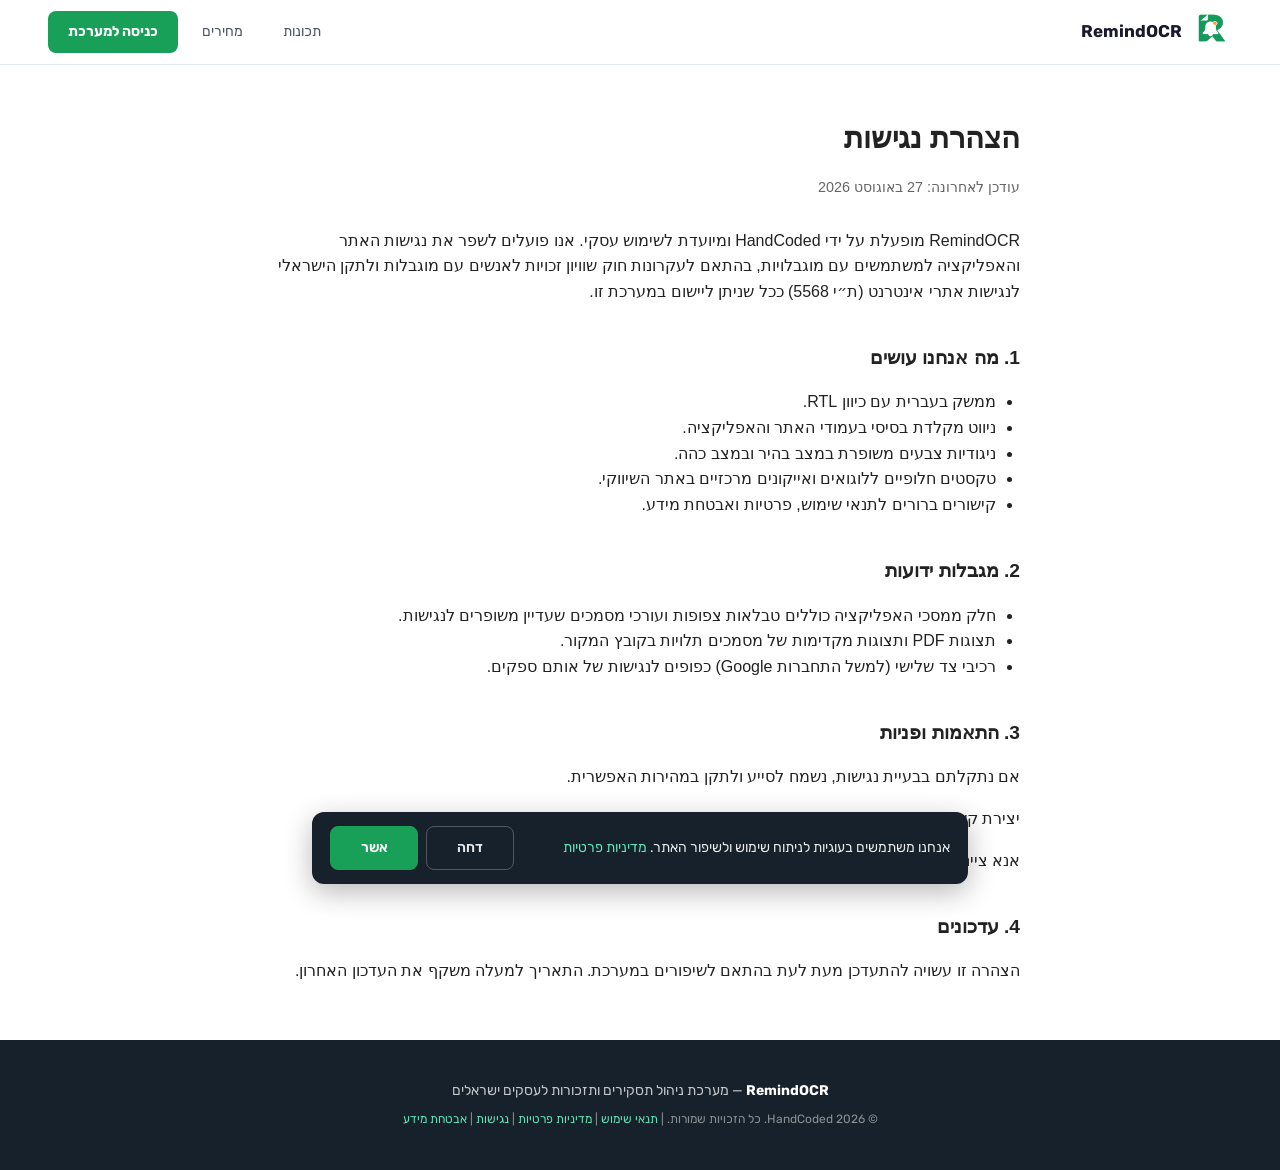
<file: accessibility.html>
<!DOCTYPE html>
<html lang="he" dir="rtl">
<head>
  <!-- Google tag (gtag.js) — skipped on localhost/local previews -->
  <script>
    if (!["localhost", "127.0.0.1"].includes(window.location.hostname)) {
      var gaScript = document.createElement("script");
      gaScript.async = true;
      gaScript.src = "https://www.googletagmanager.com/gtag/js?id=G-CV5TGV9V2X";
      document.head.appendChild(gaScript);

      window.dataLayer = window.dataLayer || [];
      function gtag(){dataLayer.push(arguments);}
      // Consent Mode v2: deny until the visitor chooses. wait_for_update holds the
      // first hits briefly so a stored "granted" is applied before anything sends.
      gtag('consent', 'default', {
        'ad_user_data': 'denied',
        'ad_personalization': 'denied',
        'ad_storage': 'denied',
        'analytics_storage': 'denied',
        'wait_for_update': 500
      });
      try {
        if (localStorage.getItem('ga_consent') === 'granted') {
          gtag('consent', 'update', {
            'ad_user_data': 'granted',
            'ad_personalization': 'granted',
            'ad_storage': 'granted',
            'analytics_storage': 'granted'
          });
        }
      } catch (e) {}
      gtag('js', new Date());
      gtag('config', 'G-CV5TGV9V2X');
    }
  </script>

<meta charset="utf-8">
<meta name="viewport" content="width=device-width, initial-scale=1">
<title>נגישות — RemindOCR</title>
  <link rel="canonical" href="https://remindocr.com/accessibility" />
  <link rel="preconnect" href="https://fonts.googleapis.com" />
  <link href="https://fonts.googleapis.com/css2?family=Rubik:wght@400;500;600;700;800&display=swap" rel="stylesheet" />
  <meta name="theme-color" content="#18a058" />
  <link rel="icon" type="image/png" sizes="32x32" href="favicon-32-v2.png" />
  <link rel="icon" type="image/png" sizes="192x192" href="icon-192-v2.png" />
  <link rel="icon" type="image/svg+xml" href="favicon-v2.svg" />
  <link rel="apple-touch-icon" href="apple-touch-icon-v2.png" />
<style>
  body { font-family: -apple-system, BlinkMacSystemFont, "Segoe UI", Roboto, sans-serif; max-width: 760px; margin: 40px auto; padding: 0 20px; line-height: 1.6; color: #222; }
  h1 { font-size: 1.8em; margin-bottom: 0.2em; }
  h2 { font-size: 1.2em; margin-top: 2em; }
  .updated { color: #666; font-size: 0.9em; margin-bottom: 2em; }
  ul { padding-right: 1.5em; }
  a { color: #18a058; }
  a:hover { color: #36ad6a; }
  body { max-width: none; margin: 0; padding: 0; }
  .doc-body { max-width: 760px; margin: 0 auto; padding: 96px 20px 40px; direction: rtl; text-align: right; }
  .site-nav {
    position: fixed; top: 0; right: 0; left: 0; z-index: 20; height: 64px;
    padding: 0 48px; display: flex; align-items: center; justify-content: space-between;
    background: rgba(255,255,255,0.92); border-bottom: 1px solid #e2e8f0;
    backdrop-filter: blur(12px); font-family: 'Rubik', system-ui, sans-serif;
  }
  .nav-brand { display: inline-flex; align-items: center; gap: 10px; color: #1a1a2e; text-decoration: none; }
  .nav-brand__logo { width: 40px; height: 40px; border-radius: 10px; object-fit: cover; }
  .nav-brand__text { font-size: 17px; font-weight: 700; }
  .nav-links { display: flex; align-items: center; gap: 8px; }
  .nav-links a { padding: 8px 16px; border-radius: 8px; color: #4a5568; font-size: 14px; text-decoration: none; }
  .nav-links a:hover { background: rgba(24,160,88,0.1); color: #18a058; }
  .nav-cta { padding: 10px 20px !important; background: #18a058; color: #fff !important; font-weight: 700; }
  .nav-cta:hover { background: #0c7a43; color: #fff !important; }
  .site-footer {
    background: #17212b; color: rgba(255,255,255,0.75); padding: 40px 48px;
    text-align: center; font-size: 14px; font-family: 'Rubik', system-ui, sans-serif;
  }
  .site-footer strong { color: #fff; }
  .site-footer__legal { margin-top: 8px; font-size: 12px; color: rgba(255,255,255,0.5); }
  .site-footer__legal a { color: #63e2b7; text-decoration: none; }
  .site-footer__legal a:hover { color: #8fecd0; text-decoration: underline; }
  @media (max-width: 900px) {
    .site-nav { height: auto; min-height: 58px; padding: 10px 16px; }
    .nav-links a:not(.nav-cta) { display: none; }
    .doc-body { padding-top: 84px; }
    .site-footer { padding: 32px 20px; }
  }
</style>
</head>
<body>
<nav class="site-nav">
  <a class="nav-brand" href="/">
    <picture>
      <source media="(prefers-color-scheme: dark)" srcset="remindocr-logo-dark.png" />
      <img class="nav-brand__logo" src="remindocr-logo-light.png" alt="" />
    </picture>
    <span class="nav-brand__text">RemindOCR</span>
  </a>
  <div class="nav-links">
    <a href="/#features">תכונות</a>
    <a href="/pricing">מחירים</a>
    <a class="nav-cta" href="https://app.remindocr.com/login">כניסה למערכת</a>
  </div>
</nav>
<div class="doc-body">
<h1>הצהרת נגישות</h1>
<p class="updated">עודכן לאחרונה: 27 באוגוסט 2026</p>

<p>RemindOCR מופעלת על ידי HandCoded ומיועדת לשימוש עסקי. אנו פועלים לשפר את נגישות האתר והאפליקציה למשתמשים עם מוגבלויות, בהתאם לעקרונות חוק שוויון זכויות לאנשים עם מוגבלות ולתקן הישראלי לנגישות אתרי אינטרנט (ת״י 5568) ככל שניתן ליישום במערכת זו.</p>

<h2>1. מה אנחנו עושים</h2>
<ul>
  <li>ממשק בעברית עם כיוון RTL.</li>
  <li>ניווט מקלדת בסיסי בעמודי האתר והאפליקציה.</li>
  <li>ניגודיות צבעים משופרת במצב בהיר ובמצב כהה.</li>
  <li>טקסטים חלופיים ללוגואים ואייקונים מרכזיים באתר השיווקי.</li>
  <li>קישורים ברורים לתנאי שימוש, פרטיות ואבטחת מידע.</li>
</ul>

<h2>2. מגבלות ידועות</h2>
<ul>
  <li>חלק ממסכי האפליקציה כוללים טבלאות צפופות ועורכי מסמכים שעדיין משופרים לנגישות.</li>
  <li>תצוגות PDF ותצוגות מקדימות של מסמכים תלויות בקובץ המקור.</li>
  <li>רכיבי צד שלישי (למשל התחברות Google) כפופים לנגישות של אותם ספקים.</li>
</ul>

<h2>3. התאמות ופניות</h2>
<p>אם נתקלתם בבעיית נגישות, נשמח לסייע ולתקן במהירות האפשרית.</p>
<p>יצירת קשר: <a href="mailto:contact@remindocr.com">contact@remindocr.com</a></p>
<p>אנא ציינו את הדף או המסך, הדפדפן/המכשיר, ותיאור קצר של הקושי.</p>

<h2>4. עדכונים</h2>
<p>הצהרה זו עשויה להתעדכן מעת לעת בהתאם לשיפורים במערכת. התאריך למעלה משקף את העדכון האחרון.</p>
</div>
<footer class="site-footer">
  <strong>RemindOCR</strong> — מערכת ניהול תסקירים ותזכורות לעסקים ישראלים
  <div class="site-footer__legal">
    © 2026 HandCoded. כל הזכויות שמורות. |
    <a href="/terms">תנאי שימוש</a> |
    <a href="/privacy">מדיניות פרטיות</a> |
    <a href="/accessibility">נגישות</a> |
    <a href="/security">אבטחת מידע</a>
  </div>
</footer>

<!-- Cookie consent banner -->
<div id="cookie-consent" class="cookie-consent" hidden>
  <p class="cookie-consent__text">
    אנחנו משתמשים בעוגיות לניתוח שימוש ולשיפור האתר.
    <a href="/privacy">מדיניות פרטיות</a>
  </p>
  <div class="cookie-consent__actions">
    <button type="button" id="cookie-decline" class="cookie-consent__btn">דחה</button>
    <button type="button" id="cookie-accept" class="cookie-consent__btn cookie-consent__btn--primary">אשר</button>
  </div>
</div>
<style>
  /* [hidden] only applies display:none via the UA sheet, which a class rule
     outranks — without this the banner stays on screen after the choice. */
  .cookie-consent[hidden] { display: none !important; }
  .cookie-consent {
    position: fixed; inset-inline: 16px; bottom: 16px; z-index: 9999;
    max-width: 620px; margin-inline: auto;
    display: flex; flex-wrap: wrap; align-items: center; justify-content: space-between; gap: 12px;
    background: #17212b; color: rgba(255,255,255,0.9);
    border-radius: 12px; padding: 14px 18px;
    box-shadow: 0 8px 28px rgba(0,0,0,0.28);
    font-family: 'Rubik', system-ui, sans-serif; font-size: 14px;
  }
  .cookie-consent__text { margin: 0; flex: 1 1 260px; line-height: 1.5; }
  .cookie-consent__text a { color: #63e2b7; text-decoration: none; }
  .cookie-consent__text a:hover { text-decoration: underline; }
  .cookie-consent__actions { display: flex; gap: 8px; flex: 0 0 auto; }
  @media (max-width: 460px) {
    .cookie-consent__actions { width: 100%; }
    .cookie-consent__btn { flex: 1 1 0; }
  }
  .cookie-consent__btn {
    border: 1px solid rgba(255,255,255,0.25); background: transparent;
    color: inherit; border-radius: 8px; padding: 10px 20px;
    font: inherit; font-weight: 600; cursor: pointer;
    /* 44px is the minimum comfortable touch target on mobile. */
    min-height: 44px; min-width: 88px;
  }
  .cookie-consent__btn:hover { background: rgba(255,255,255,0.08); }
  .cookie-consent__btn--primary { background: #18a058; border-color: #18a058; color: #fff; }
  .cookie-consent__btn--primary:hover { background: #36ad6a; }
</style>
<script>
  (function () {
    var el = document.getElementById('cookie-consent');
    if (!el) return;
    var stored = null;
    try { stored = localStorage.getItem('ga_consent'); } catch (e) {}
    if (!stored) el.hidden = false;

    function decide(value) {
      try { localStorage.setItem('ga_consent', value); } catch (e) {}
      if (typeof gtag === 'function') {
        var granted = value === 'granted';
        gtag('consent', 'update', {
          'ad_user_data': granted ? 'granted' : 'denied',
          'ad_personalization': granted ? 'granted' : 'denied',
          'ad_storage': granted ? 'granted' : 'denied',
          'analytics_storage': granted ? 'granted' : 'denied'
        });
      }
      el.hidden = true;
    }
    document.getElementById('cookie-accept').addEventListener('click', function () { decide('granted'); });
    document.getElementById('cookie-decline').addEventListener('click', function () { decide('denied'); });
  })();
</script>
</body>
</html>
</file>
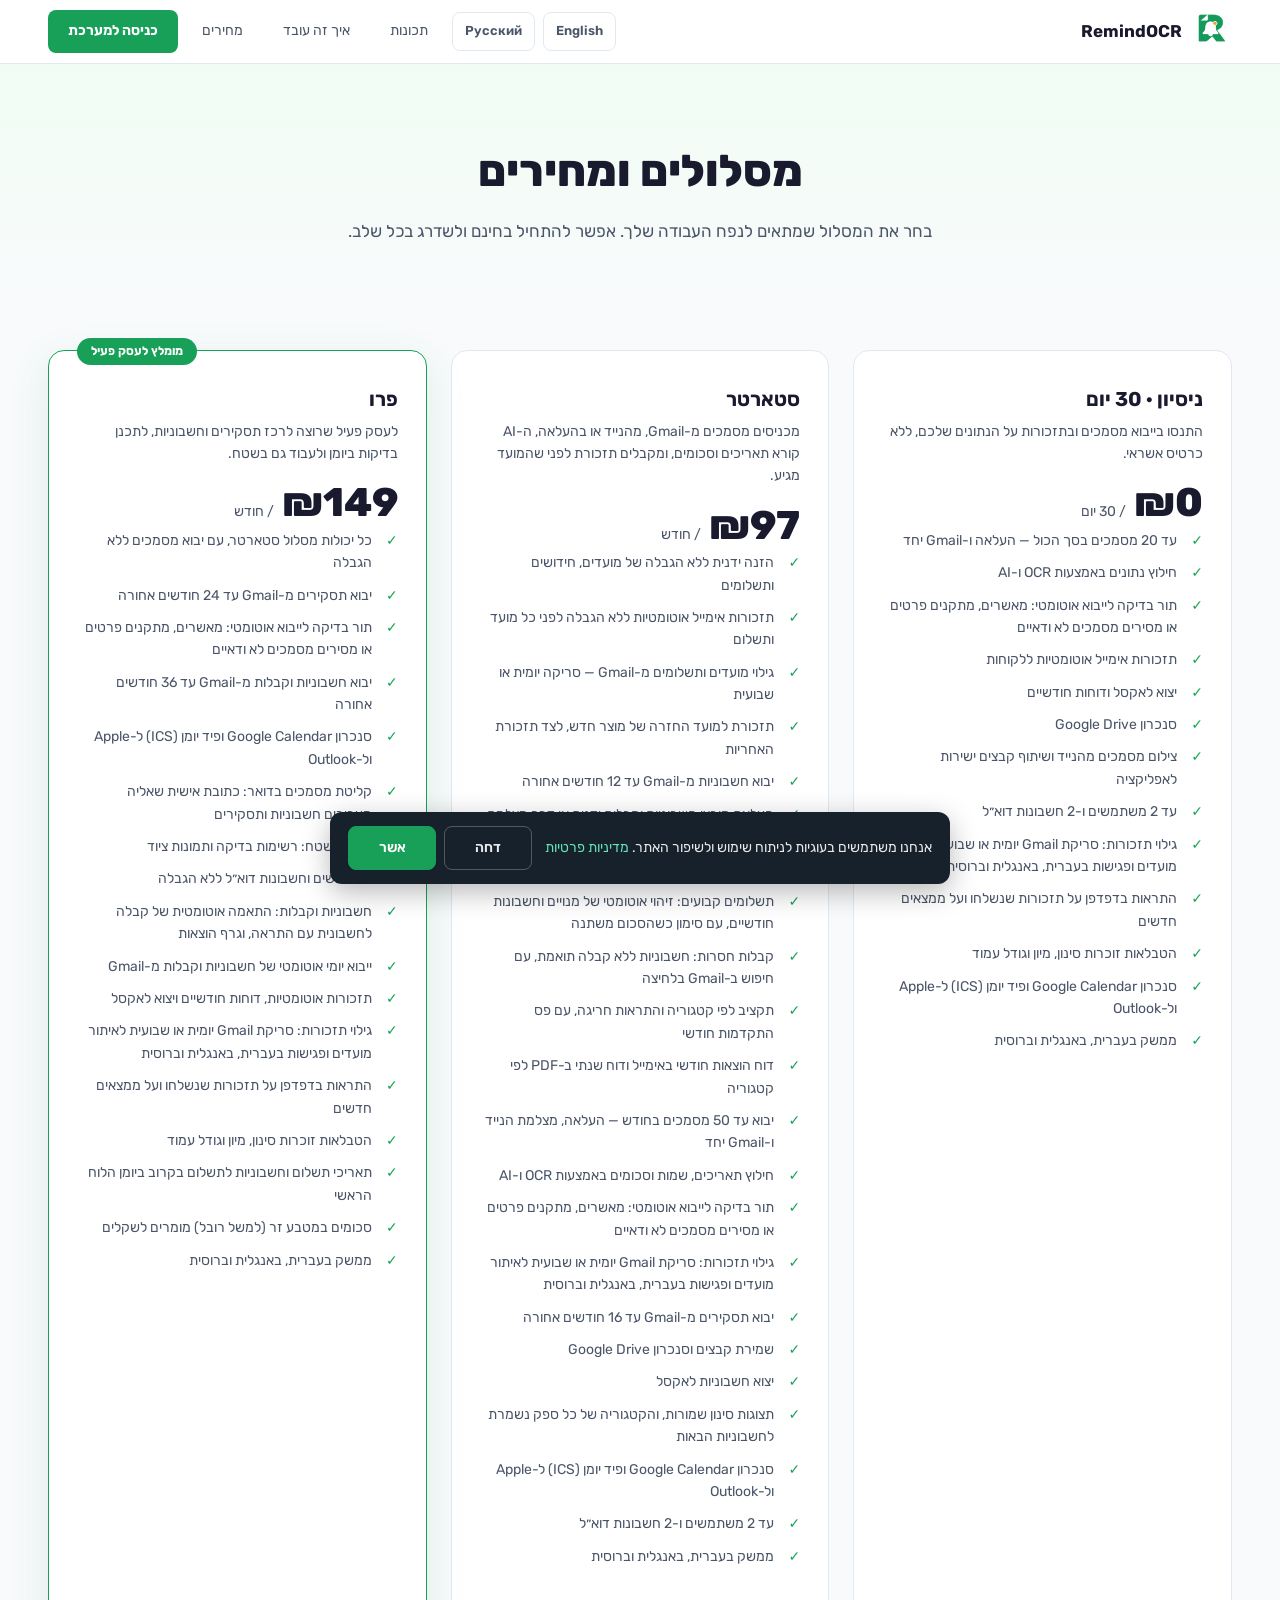
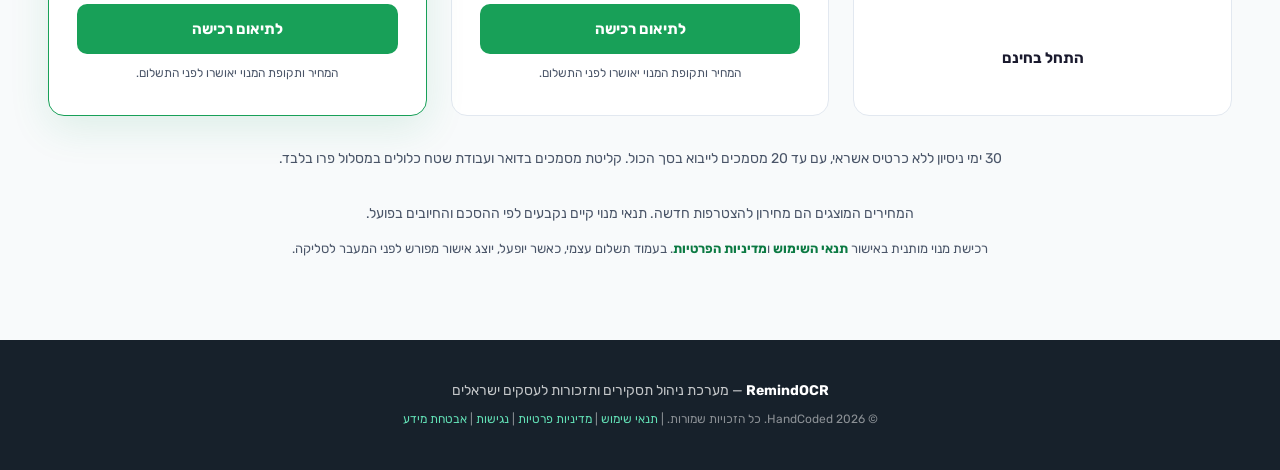
<file: pricing.html>
<!DOCTYPE html>
<html lang="he" dir="rtl">
<head>
  <!-- Google tag (gtag.js) — skipped on localhost/local previews -->
  <script>
    if (!["localhost", "127.0.0.1"].includes(window.location.hostname)) {
      var gaScript = document.createElement("script");
      gaScript.async = true;
      gaScript.src = "https://www.googletagmanager.com/gtag/js?id=G-CV5TGV9V2X";
      document.head.appendChild(gaScript);

      window.dataLayer = window.dataLayer || [];
      function gtag(){dataLayer.push(arguments);}
      // Consent Mode v2: deny until the visitor chooses. wait_for_update holds the
      // first hits briefly so a stored "granted" is applied before anything sends.
      gtag('consent', 'default', {
        'ad_user_data': 'denied',
        'ad_personalization': 'denied',
        'ad_storage': 'denied',
        'analytics_storage': 'denied',
        'wait_for_update': 500
      });
      try {
        if (localStorage.getItem('ga_consent') === 'granted') {
          gtag('consent', 'update', {
            'ad_user_data': 'granted',
            'ad_personalization': 'granted',
            'ad_storage': 'granted',
            'analytics_storage': 'granted'
          });
        }
      } catch (e) {}
      gtag('js', new Date());
      gtag('config', 'G-CV5TGV9V2X');
    }
  </script>

  <meta charset="UTF-8" />
  <meta name="viewport" content="width=device-width, initial-scale=1.0" />
  <title>מחירים — RemindOCR</title>
  <meta name="description" content="מסלולי RemindOCR לניהול תסקירי בדיקה, חשבוניות, מסמכים, תזכורות אוטומטיות, סנכרון Google Calendar וסנכרון Google Drive לפי נפח העבודה של העסק." />
  <link rel="canonical" href="https://remindocr.com/pricing" />
  <link rel="alternate" hreflang="he" href="https://remindocr.com/pricing" />
  <link rel="alternate" hreflang="en" href="https://remindocr.com/en/pricing" />
  <link rel="alternate" hreflang="ru" href="https://remindocr.com/ru/pricing" />
  <meta name="robots" content="index,follow" />

  <meta property="fb:app_id" content="935630732930743" />
  <meta property="og:type" content="website" />
  <meta property="og:site_name" content="RemindOCR" />
  <meta property="og:locale" content="he_IL" />
  <meta property="og:url" content="https://remindocr.com/pricing" />
  <meta property="og:title" content="מחירים — RemindOCR" />
  <meta property="og:description" content="מסלולי RemindOCR לניהול תסקירי בדיקה, חשבוניות, מסמכים, תזכורות אוטומטיות, סנכרון Google Calendar וסנכרון Google Drive." />

  <meta name="theme-color" content="#18a058" />
  <link rel="icon" type="image/png" sizes="32x32" href="favicon-32-v2.png" />
  <link rel="icon" type="image/png" sizes="192x192" href="icon-192-v2.png" />
  <link rel="icon" type="image/png" sizes="512x512" href="icon-512-v2.png" />
  <link rel="icon" type="image/svg+xml" href="favicon-v2.svg" />
  <link rel="apple-touch-icon" href="apple-touch-icon-v2.png" />
  <meta property="og:image" content="https://remindocr.com/og-image.png" />
  <link rel="preconnect" href="https://fonts.googleapis.com" />
  <link href="https://fonts.googleapis.com/css2?family=Rubik:wght@400;500;600;700;800&display=swap" rel="stylesheet" />
  <style>
    *, *::before, *::after { box-sizing: border-box; margin: 0; padding: 0; }

    :root {
      --brand: #18a058;
      --brand-dark: #0c7a43;
      --brand-light: rgba(24,160,88,0.1);
      --text: #1a1a2e;
      --text-2: #4a5568;
      --bg: #f8fafb;
      --white: #ffffff;
      --border: #e2e8f0;
      --radius: 16px;
    }

    html { scroll-behavior: smooth; }

    body {
      font-family: 'Rubik', system-ui, sans-serif;
      background: var(--bg);
      color: var(--text);
      line-height: 1.6;
      overflow-x: hidden;
    }

    nav {
      position: fixed;
      top: 0; right: 0; left: 0;
      z-index: 20;
      height: 64px;
      padding: 0 48px;
      display: flex;
      align-items: center;
      justify-content: space-between;
      background: rgba(255,255,255,0.92);
      border-bottom: 1px solid var(--border);
      backdrop-filter: blur(12px);
    }

    .nav-brand {
      display: inline-flex;
      align-items: center;
      gap: 10px;
      color: var(--text);
      text-decoration: none;
    }
    .nav-brand__logo { width: 40px; height: 40px; border-radius: 10px; object-fit: cover; }
    .nav-brand__text { font-size: 17px; font-weight: 700; }

    .nav-links { display: flex; align-items: center; gap: 8px; }
    .nav-links a {
      padding: 8px 16px;
      border-radius: 8px;
      color: var(--text-2);
      font-size: 14px;
      text-decoration: none;
      transition: background 0.15s, color 0.15s;
    }
    .nav-links a:hover { background: var(--brand-light); color: var(--brand); }
    .nav-cta {
      padding: 10px 20px !important;
      background: var(--brand);
      color: #fff !important;
      font-weight: 700;
    }
    .nav-cta:hover { background: var(--brand-dark); color: #fff !important; }
    .nav-lang {
      padding: 8px 12px !important;
      font-size: 13px !important;
      font-weight: 600;
      border: 1px solid var(--border);
      background: transparent !important;
      color: var(--text-2) !important;
    }
    .nav-lang:hover {
      background: var(--brand-light) !important;
      color: var(--brand) !important;
    }

    .page { padding-top: 64px; }

    .plans-hero {
      background: linear-gradient(180deg, #f0fdf4 0%, var(--bg) 100%);
      padding: 72px 48px 48px;
      text-align: center;
    }
    .plans-hero h1 {
      font-size: clamp(30px, 4vw, 44px);
      font-weight: 800;
      margin-bottom: 12px;
    }
    .plans-hero p {
      max-width: 620px;
      margin: 0 auto;
      color: var(--text-2);
      font-size: 17px;
    }

    section { width: min(1320px, 100%); margin: 0 auto; padding: 56px 48px 80px; }

    footer {
      background: #17212b;
      color: rgba(255,255,255,0.75);
      padding: 40px 48px;
      text-align: center;
      font-size: 14px;
    }
    footer strong { color: #fff; }
    footer .site-footer__legal {
      margin-top: 8px;
      font-size: 12px;
      color: rgba(255,255,255,0.5);
    }
    footer .site-footer__legal a {
      color: #63e2b7;
      text-decoration: none;
    }
    footer .site-footer__legal a:hover {
      color: #8fecd0;
      text-decoration: underline;
    }

    /* Between the four-across and the single-column layouts, auto-fit would
       settle on three and leave the fourth plan alone on its own row. Force two
       even columns across that band instead. */
    @media (max-width: 1080px) and (min-width: 901px) {
    }

    @media (max-width: 900px) {
      nav { height: auto; min-height: 58px; padding: 10px 16px; }
      .nav-links a:not(.nav-cta):not(.nav-lang) { display: none; }
      .plans-hero { padding: 48px 20px 32px; }
      section { padding: 40px 20px 56px; }
      footer { padding: 32px 20px; }
    }
  </style>
    <link href="/assets/pricing.css" rel="stylesheet"/>
</head>
<body>

<nav>
  <a class="nav-brand" href="/">
    <picture>
      <source media="(prefers-color-scheme: dark)" srcset="remindocr-logo-dark.png" />
      <img class="nav-brand__logo" src="remindocr-logo-light.png" alt="" />
    </picture>
    <span class="nav-brand__text">RemindOCR</span>
  </a>
  <div class="nav-links">
    <a class="nav-lang" href="/en/pricing" hreflang="en" lang="en">English</a>
    <a class="nav-lang" href="/ru/pricing" hreflang="ru" lang="ru">Русский</a>
    <a href="/#features">תכונות</a>
    <a href="/#how">איך זה עובד</a>
    <a href="/pricing">מחירים</a>
    <a class="nav-cta" href="https://app.remindocr.com/login">כניסה למערכת</a>
  </div>
</nav>

<div class="page">
  <div class="plans-hero">
    <h1>מסלולים ומחירים</h1>
    <p>בחר את המסלול שמתאים לנפח העבודה שלך. אפשר להתחיל בחינם ולשדרג בכל שלב.</p>
  </div>

  <section>
      <div data-pricing-catalog>
          <!-- pricing:start -->
<div class="plans-grid"><article class="plan" data-plan="trial">

      <h2 class="plan__name">ניסיון · 30 יום</h2>
      <p class="plan__blurb">התנסו בייבוא מסמכים ובתזכורות על הנתונים שלכם, ללא כרטיס אשראי.</p>
      <div class="plan__price"><strong>₪0</strong><span class="plan__price-period">/ 30 יום</span></div>
      <ul class="plan__features"><li>עד 20 מסמכים בסך הכול — העלאה ו-Gmail יחד</li><li>חילוץ נתונים באמצעות OCR ו-AI</li><li>תור בדיקה לייבוא אוטומטי: מאשרים, מתקנים פרטים או מסירים מסמכים לא ודאיים</li><li>תזכורות אימייל אוטומטיות ללקוחות</li><li>יצוא לאקסל ודוחות חודשיים</li><li>סנכרון Google Drive</li><li>צילום מסמכים מהנייד ושיתוף קבצים ישירות לאפליקציה</li><li>עד 2 משתמשים ו-2 חשבונות דוא״ל</li><li>גילוי תזכורות: סריקת Gmail יומית או שבועית לאיתור מועדים ופגישות בעברית ובאנגלית</li><li>התראות בדפדפן על תזכורות שנשלחו ועל ממצאים חדשים</li><li>הטבלאות זוכרות סינון, מיון וגודל עמוד</li><li>סנכרון Google Calendar ופיד יומן (ICS) ל-Apple ול-Outlook</li><li>ממשק בעברית ובאנגלית</li></ul>
      <a class="plan__cta plan__cta--ghost" href="https://app.remindocr.com/login?tab=register">התחל בחינם</a>

    </article>
<article class="plan" data-plan="basic">

      <h2 class="plan__name">סטארטר</h2>
      <p class="plan__blurb">מכניסים מסמכים מ-Gmail, מהנייד או בהעלאה, ה-AI קורא תאריכים וסכומים, ומקבלים תזכורת לפני שהמועד מגיע.</p>
      <div class="plan__price"><strong>₪97</strong><span class="plan__price-period">/ חודש</span></div>
      <ul class="plan__features"><li>הזנה ידנית ללא הגבלה של מועדים, חידושים ותשלומים</li><li>תזכורות אימייל אוטומטיות ללא הגבלה לפני כל מועד ותשלום</li><li>גילוי מועדים ותשלומים מ-Gmail — סריקה יומית או שבועית</li><li>תזכורת למועד החזרה של מוצר חדש, לצד תזכורת האחריות</li><li>יבוא חשבוניות מ-Gmail — עד 12 חודשים אחורה</li><li>העלאת קובצי חשבוניות וקבלות ידנית או דרך מצלמת הטלפון</li><li>ייבוא חשבוניות מאימייל (email-in)</li><li>תשלומים קבועים: זיהוי אוטומטי של מנויים וחשבונות חודשיים, עם סימון כשהסכום משתנה</li><li>קבלות חסרות: חשבוניות ללא קבלה תואמת, עם חיפוש ב-Gmail בלחיצה</li><li>תקציב לפי קטגוריה והתראות חריגה, עם פס התקדמות חודשי</li><li>דוח הוצאות חודשי באימייל ודוח שנתי ב-PDF לפי קטגוריה</li><li>יבוא עד 50 מסמכים בחודש — העלאה, מצלמת הנייד ו-Gmail יחד</li><li>חילוץ תאריכים, שמות וסכומים באמצעות OCR ו-AI</li><li>תור בדיקה לייבוא אוטומטי: מאשרים, מתקנים פרטים או מסירים מסמכים לא ודאיים</li><li>גילוי תזכורות: סריקת Gmail יומית או שבועית לאיתור מועדים ופגישות בעברית, באנגלית וברוסית</li><li>יבוא תסקירים מ-Gmail עד 16 חודשים אחורה</li><li>שמירת קבצים וסנכרון Google Drive</li><li>יצוא חשבוניות לאקסל</li><li>תצוגות סינון שמורות, והקטגוריה של כל ספק נשמרת לחשבוניות הבאות</li><li>סנכרון Google Calendar ופיד יומן (ICS) ל-Apple ול-Outlook</li><li>עד 2 משתמשים ו-2 חשבונות דוא״ל</li><li>ממשק בעברית, באנגלית וברוסית</li></ul>
      <a class="plan__cta plan__cta--primary" href="https://wa.me/972554605328?text=%D7%A9%D7%9C%D7%95%D7%9D%2C%20%D7%90%D7%A0%D7%99%20%D7%9E%D7%A2%D7%95%D7%A0%D7%99%D7%99%D7%9F%20%D7%9C%D7%A8%D7%9B%D7%95%D7%A9%20%D7%90%D7%AA%20%D7%94%D7%9E%D7%A1%D7%9C%D7%95%D7%9C%20%D7%A1%D7%98%D7%90%D7%A8%D7%98%D7%A8%20%D7%A9%D7%9C%20RemindOCR." target="_blank" rel="noopener noreferrer">לתיאום רכישה</a>
      <p class="plan__soon-note">המחיר ותקופת המנוי יאושרו לפני התשלום.</p>
    </article>
<article class="plan plan--highlighted" data-plan="business">
      <span class="plan__badge">מומלץ לעסק פעיל</span>
      <h2 class="plan__name">פרו</h2>
      <p class="plan__blurb">לעסק פעיל שרוצה לרכז תסקירים וחשבוניות, לתכנן בדיקות ביומן ולעבוד גם בשטח.</p>
      <div class="plan__price"><strong>₪149</strong><span class="plan__price-period">/ חודש</span></div>
      <ul class="plan__features"><li>כל יכולות מסלול סטארטר, עם יבוא מסמכים ללא הגבלה</li><li>יבוא תסקירים מ-Gmail עד 24 חודשים אחורה</li><li>תור בדיקה לייבוא אוטומטי: מאשרים, מתקנים פרטים או מסירים מסמכים לא ודאיים</li><li>יבוא חשבוניות וקבלות מ-Gmail עד 36 חודשים אחורה</li><li>סנכרון Google Calendar ופיד יומן (ICS) ל-Apple ול-Outlook</li><li>קליטת מסמכים בדואר: כתובת אישית שאליה מעבירים חשבוניות ותסקירים</li><li>עבודת שטח: רשימות בדיקה ותמונות ציוד</li><li>משתמשים וחשבונות דוא״ל ללא הגבלה</li><li>חשבוניות וקבלות: התאמה אוטומטית של קבלה לחשבונית עם התראה, וגרף הוצאות</li><li>ייבוא יומי אוטומטי של חשבוניות וקבלות מ-Gmail</li><li>תזכורות אוטומטיות, דוחות חודשיים ויצוא לאקסל</li><li>גילוי תזכורות: סריקת Gmail יומית או שבועית לאיתור מועדים ופגישות בעברית ובאנגלית</li><li>התראות בדפדפן על תזכורות שנשלחו ועל ממצאים חדשים</li><li>הטבלאות זוכרות סינון, מיון וגודל עמוד</li><li>תאריכי תשלום וחשבוניות לתשלום בקרוב ביומן הלוח הראשי</li><li>סכומים במטבע זר (למשל רובל) מומרים לשקלים</li><li>ממשק בעברית ובאנגלית</li></ul>
      <a class="plan__cta plan__cta--primary" href="https://wa.me/972554605328?text=%D7%A9%D7%9C%D7%95%D7%9D%2C%20%D7%90%D7%A0%D7%99%20%D7%9E%D7%A2%D7%95%D7%A0%D7%99%D7%99%D7%9F%20%D7%9C%D7%A8%D7%9B%D7%95%D7%A9%20%D7%90%D7%AA%20%D7%94%D7%9E%D7%A1%D7%9C%D7%95%D7%9C%20%D7%A4%D7%A8%D7%95%20%D7%A9%D7%9C%20RemindOCR." target="_blank" rel="noopener noreferrer">לתיאום רכישה</a>
      <p class="plan__soon-note">המחיר ותקופת המנוי יאושרו לפני התשלום.</p>
    </article></div>
    <p class="plans-note">30 ימי ניסיון ללא כרטיס אשראי, עם עד 20 מסמכים לייבוא בסך הכול. קליטת מסמכים בדואר ועבודת שטח כלולים במסלול פרו בלבד.</p>
    <p class="plans-note">המחירים המוצגים הם מחירון להצטרפות חדשה. תנאי מנוי קיים נקבעים לפי ההסכם והחיובים בפועל.</p>
<!-- pricing:end -->
      </div>
    <p class="plans-legal-note">
      רכישת מנוי מותנית באישור <a href="/terms">תנאי השימוש</a> ו<a href="/privacy">מדיניות הפרטיות</a>.
      בעמוד תשלום עצמי, כאשר יופעל, יוצג אישור מפורש לפני המעבר לסליקה.
    </p>
  </section>
</div>

<footer>
  <strong>RemindOCR</strong> — מערכת ניהול תסקירים ותזכורות לעסקים ישראלים
  <div class="site-footer__legal">
    © 2026 HandCoded. כל הזכויות שמורות. |
    <a href="/terms">תנאי שימוש</a> |
    <a href="/privacy">מדיניות פרטיות</a> |
    <a href="/accessibility">נגישות</a> |
    <a href="/security">אבטחת מידע</a>
  </div>
</footer>


<!-- Cookie consent banner -->
<div id="cookie-consent" class="cookie-consent" hidden>
  <p class="cookie-consent__text">
    אנחנו משתמשים בעוגיות לניתוח שימוש ולשיפור האתר.
    <a href="/privacy">מדיניות פרטיות</a>
  </p>
  <div class="cookie-consent__actions">
    <button type="button" id="cookie-decline" class="cookie-consent__btn">דחה</button>
    <button type="button" id="cookie-accept" class="cookie-consent__btn cookie-consent__btn--primary">אשר</button>
  </div>
</div>
<style>
  /* [hidden] only applies display:none via the UA sheet, which a class rule
     outranks — without this the banner stays on screen after the choice. */
  .cookie-consent[hidden] { display: none !important; }
  .cookie-consent {
    position: fixed; inset-inline: 16px; bottom: 16px; z-index: 9999;
    max-width: 620px; margin-inline: auto;
    display: flex; flex-wrap: wrap; align-items: center; justify-content: space-between; gap: 12px;
    background: #17212b; color: rgba(255,255,255,0.9);
    border-radius: 12px; padding: 14px 18px;
    box-shadow: 0 8px 28px rgba(0,0,0,0.28);
    font-family: 'Rubik', system-ui, sans-serif; font-size: 14px;
  }
  .cookie-consent__text { margin: 0; flex: 1 1 260px; line-height: 1.5; }
  .cookie-consent__text a { color: #63e2b7; text-decoration: none; }
  .cookie-consent__text a:hover { text-decoration: underline; }
  .cookie-consent__actions { display: flex; gap: 8px; flex: 0 0 auto; }
  @media (max-width: 460px) {
    .cookie-consent__actions { width: 100%; }
    .cookie-consent__btn { flex: 1 1 0; }
  }
  .cookie-consent__btn {
    border: 1px solid rgba(255,255,255,0.25); background: transparent;
    color: inherit; border-radius: 8px; padding: 10px 20px;
    font: inherit; font-weight: 600; cursor: pointer;
    /* 44px is the minimum comfortable touch target on mobile. */
    min-height: 44px; min-width: 88px;
  }
  .cookie-consent__btn:hover { background: rgba(255,255,255,0.08); }
  .cookie-consent__btn--primary { background: #18a058; border-color: #18a058; color: #fff; }
  .cookie-consent__btn--primary:hover { background: #36ad6a; }
</style>
<script>
  (function () {
    var el = document.getElementById('cookie-consent');
    if (!el) return;
    var stored = null;
    try { stored = localStorage.getItem('ga_consent'); } catch (e) {}
    if (!stored) el.hidden = false;

    function decide(value) {
      try { localStorage.setItem('ga_consent', value); } catch (e) {}
      if (typeof gtag === 'function') {
        var granted = value === 'granted';
        gtag('consent', 'update', {
          'ad_user_data': granted ? 'granted' : 'denied',
          'ad_personalization': granted ? 'granted' : 'denied',
          'ad_storage': granted ? 'granted' : 'denied',
          'analytics_storage': granted ? 'granted' : 'denied'
        });
      }
      el.hidden = true;
    }
    document.getElementById('cookie-accept').addEventListener('click', function () { decide('granted'); });
    document.getElementById('cookie-decline').addEventListener('click', function () { decide('denied'); });
  })();
</script>
<script src="/assets/pricing.mjs" type="module"></script>
</body>
</html>
</file>
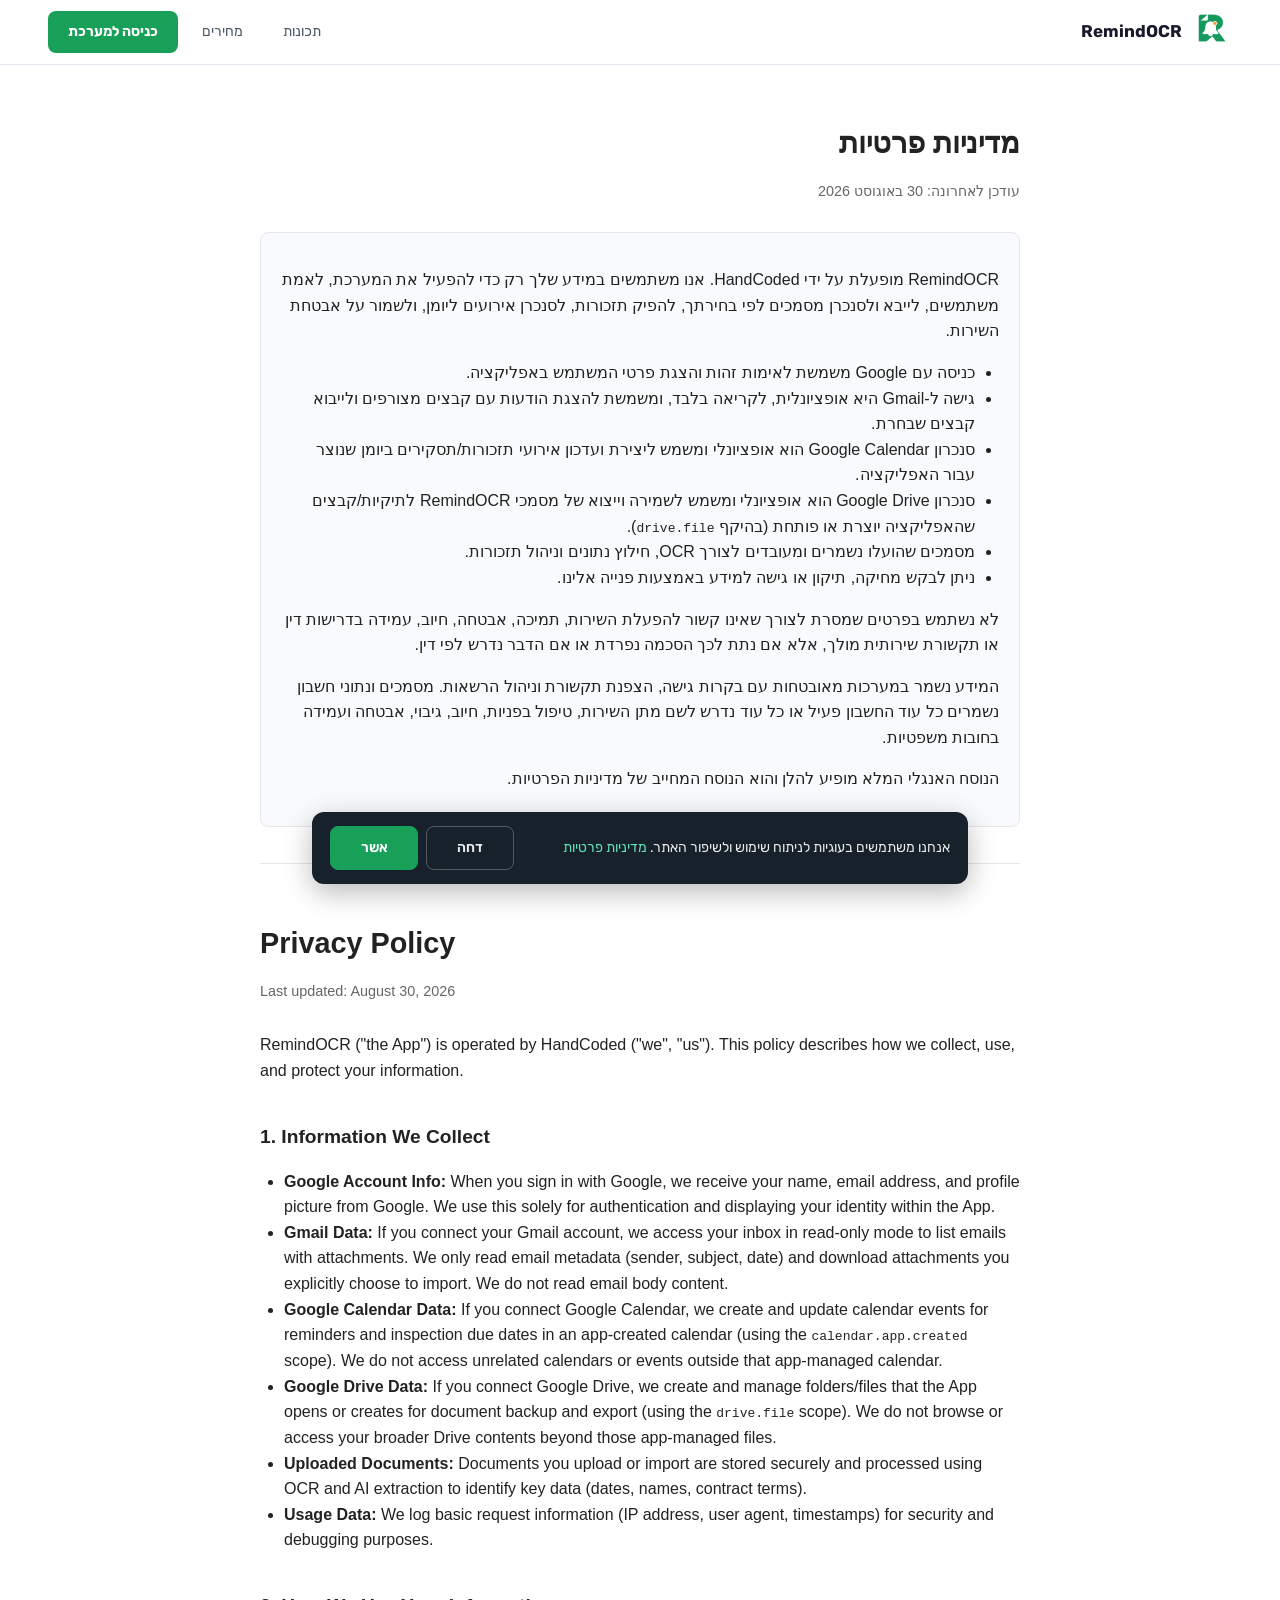
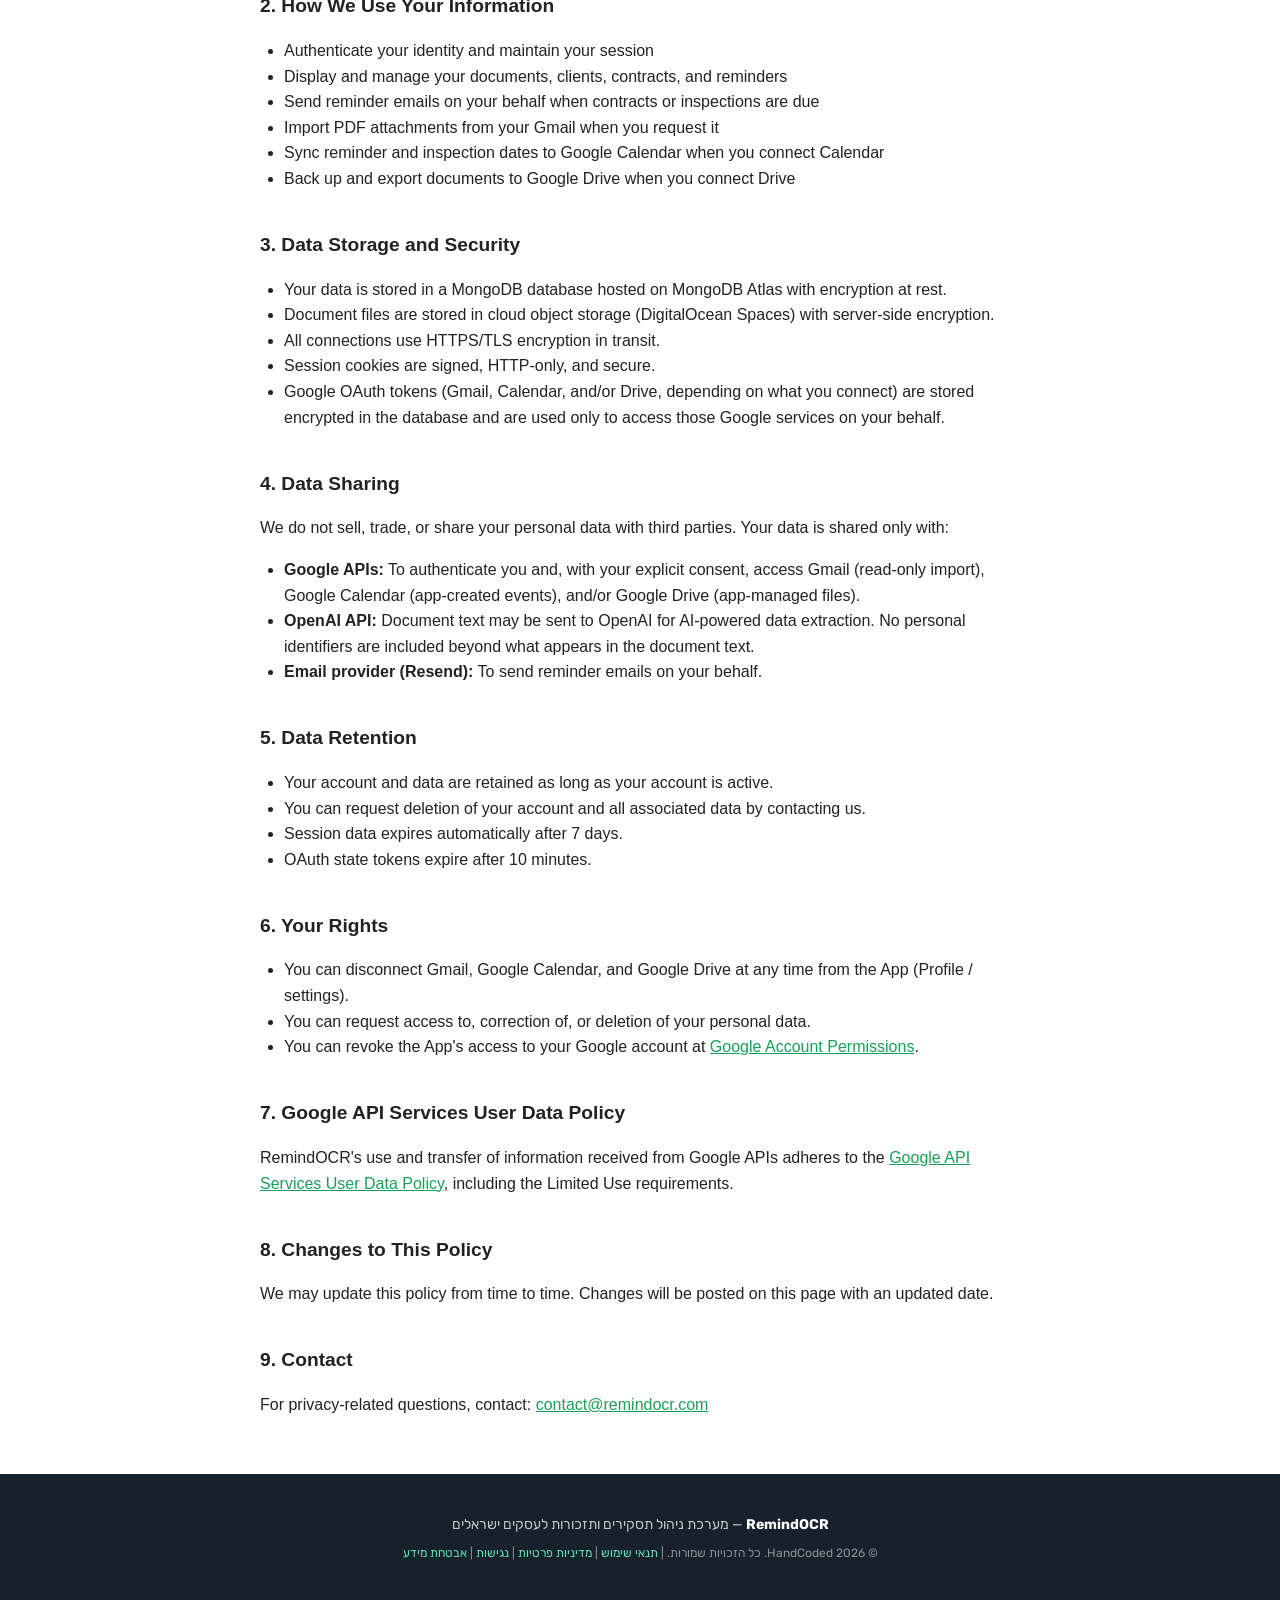
<file: privacy.html>
<!DOCTYPE html>
<html lang="he" dir="rtl">
<head>
  <!-- Google tag (gtag.js) — skipped on localhost/local previews -->
  <script>
    if (!["localhost", "127.0.0.1"].includes(window.location.hostname)) {
      var gaScript = document.createElement("script");
      gaScript.async = true;
      gaScript.src = "https://www.googletagmanager.com/gtag/js?id=G-CV5TGV9V2X";
      document.head.appendChild(gaScript);

      window.dataLayer = window.dataLayer || [];
      function gtag(){dataLayer.push(arguments);}
      // Consent Mode v2: deny until the visitor chooses. wait_for_update holds the
      // first hits briefly so a stored "granted" is applied before anything sends.
      gtag('consent', 'default', {
        'ad_user_data': 'denied',
        'ad_personalization': 'denied',
        'ad_storage': 'denied',
        'analytics_storage': 'denied',
        'wait_for_update': 500
      });
      try {
        if (localStorage.getItem('ga_consent') === 'granted') {
          gtag('consent', 'update', {
            'ad_user_data': 'granted',
            'ad_personalization': 'granted',
            'ad_storage': 'granted',
            'analytics_storage': 'granted'
          });
        }
      } catch (e) {}
      gtag('js', new Date());
      gtag('config', 'G-CV5TGV9V2X');
    }
  </script>

<meta charset="utf-8">
<meta name="viewport" content="width=device-width, initial-scale=1">
<title>Privacy Policy — RemindOCR</title>
  <link rel="canonical" href="https://remindocr.com/privacy" />
  <link rel="preconnect" href="https://fonts.googleapis.com" />
  <link href="https://fonts.googleapis.com/css2?family=Rubik:wght@400;500;600;700;800&display=swap" rel="stylesheet" />
  <meta name="theme-color" content="#18a058" />
  <link rel="icon" type="image/png" sizes="32x32" href="favicon-32-v2.png" />
  <link rel="icon" type="image/png" sizes="192x192" href="icon-192-v2.png" />
  <link rel="icon" type="image/svg+xml" href="favicon-v2.svg" />
  <link rel="apple-touch-icon" href="apple-touch-icon-v2.png" />
<style>
  body { font-family: -apple-system, BlinkMacSystemFont, "Segoe UI", Roboto, sans-serif; max-width: 760px; margin: 40px auto; padding: 0 20px; line-height: 1.6; color: #222; }
  h1 { font-size: 1.8em; margin-bottom: 0.2em; }
  h2 { font-size: 1.2em; margin-top: 2em; }
  .updated { color: #666; font-size: 0.9em; margin-bottom: 2em; }
  ul { padding-left: 1.5em; }
  a { color: #18a058; }
  a:hover { color: #36ad6a; }
  .hebrew-section { direction: rtl; text-align: right; }
  .english-section { direction: ltr; text-align: left; margin-top: 36px; padding-top: 32px; border-top: 1px solid #e5e7eb; }
  .hebrew-note { background: #f8fafc; border: 1px solid #e5e7eb; border-radius: 8px; padding: 18px 20px; }
  .hebrew-note ul { padding-left: 0; padding-right: 1.5em; }

  /* Shared chrome, matching index.html and pricing.html */
  body { max-width: none; margin: 0; padding: 0; }
  .doc-body { max-width: 760px; margin: 0 auto; padding: 96px 20px 40px; }
  .site-nav {
    position: fixed; top: 0; right: 0; left: 0; z-index: 20; height: 64px;
    padding: 0 48px; display: flex; align-items: center; justify-content: space-between;
    background: rgba(255,255,255,0.92); border-bottom: 1px solid #e2e8f0;
    backdrop-filter: blur(12px); font-family: 'Rubik', system-ui, sans-serif;
  }
  .nav-brand { display: inline-flex; align-items: center; gap: 10px; color: #1a1a2e; text-decoration: none; }
  .nav-brand__logo { width: 40px; height: 40px; border-radius: 10px; object-fit: cover; }
  .nav-brand__text { font-size: 17px; font-weight: 700; }
  .nav-links { display: flex; align-items: center; gap: 8px; }
  .nav-links a { padding: 8px 16px; border-radius: 8px; color: #4a5568; font-size: 14px; text-decoration: none; }
  .nav-links a:hover { background: rgba(24,160,88,0.1); color: #18a058; }
  .nav-cta { padding: 10px 20px !important; background: #18a058; color: #fff !important; font-weight: 700; }
  .nav-cta:hover { background: #0c7a43; color: #fff !important; }
  .site-footer {
    background: #17212b; color: rgba(255,255,255,0.75); padding: 40px 48px;
    text-align: center; font-size: 14px; font-family: 'Rubik', system-ui, sans-serif;
  }
  .site-footer strong { color: #fff; }
  .site-footer__legal { margin-top: 8px; font-size: 12px; color: rgba(255,255,255,0.5); }
  .site-footer__legal a { color: #63e2b7; text-decoration: none; }
  .site-footer__legal a:hover { color: #8fecd0; text-decoration: underline; }
  @media (max-width: 900px) {
    .site-nav { height: auto; min-height: 58px; padding: 10px 16px; }
    .nav-links a:not(.nav-cta) { display: none; }
    .doc-body { padding-top: 84px; }
    .site-footer { padding: 32px 20px; }
  }
</style>
</head>
<body>
<nav class="site-nav">
  <a class="nav-brand" href="/">
    <picture>
      <source media="(prefers-color-scheme: dark)" srcset="remindocr-logo-dark.png" />
      <img class="nav-brand__logo" src="remindocr-logo-light.png" alt="" />
    </picture>
    <span class="nav-brand__text">RemindOCR</span>
  </a>
  <div class="nav-links">
    <a href="/#features">תכונות</a>
    <a href="/pricing">מחירים</a>
    <a class="nav-cta" href="https://app.remindocr.com/login">כניסה למערכת</a>
  </div>
</nav>
<div class="doc-body">
<section class="hebrew-section" lang="he" dir="rtl">
<h1>מדיניות פרטיות</h1>
  <p class="updated">עודכן לאחרונה: 30 באוגוסט 2026</p>

<div class="hebrew-note">
  <p>RemindOCR מופעלת על ידי HandCoded. אנו משתמשים במידע שלך רק כדי להפעיל את המערכת, לאמת משתמשים, לייבא ולסנכרן מסמכים לפי בחירתך, להפיק תזכורות, לסנכרן אירועים ליומן, ולשמור על אבטחת השירות.</p>
  <ul>
    <li>כניסה עם Google משמשת לאימות זהות והצגת פרטי המשתמש באפליקציה.</li>
    <li>גישה ל-Gmail היא אופציונלית, לקריאה בלבד, ומשמשת להצגת הודעות עם קבצים מצורפים ולייבוא קבצים שבחרת.</li>
    <li>סנכרון Google Calendar הוא אופציונלי ומשמש ליצירת ועדכון אירועי תזכורות/תסקירים ביומן שנוצר עבור האפליקציה.</li>
    <li>סנכרון Google Drive הוא אופציונלי ומשמש לשמירה וייצוא של מסמכי RemindOCR לתיקיות/קבצים שהאפליקציה יוצרת או פותחת (בהיקף <code>drive.file</code>).</li>
    <li>מסמכים שהועלו נשמרים ומעובדים לצורך OCR, חילוץ נתונים וניהול תזכורות.</li>
    <li>ניתן לבקש מחיקה, תיקון או גישה למידע באמצעות פנייה אלינו.</li>
  </ul>
  <p>לא נשתמש בפרטים שמסרת לצורך שאינו קשור להפעלת השירות, תמיכה, אבטחה, חיוב, עמידה בדרישות דין או תקשורת שירותית מולך,
    אלא אם נתת לכך הסכמה נפרדת או אם הדבר נדרש לפי דין.</p>
  <p>המידע נשמר במערכות מאובטחות עם בקרות גישה, הצפנת תקשורת וניהול הרשאות. מסמכים ונתוני חשבון נשמרים כל עוד החשבון
    פעיל או כל עוד נדרש לשם מתן השירות, טיפול בפניות, חיוב, גיבוי, אבטחה ועמידה בחובות משפטיות.</p>
  <p>הנוסח האנגלי המלא מופיע להלן והוא הנוסח המחייב של מדיניות הפרטיות.</p>
</div>
</section>

<section class="english-section" lang="en" dir="ltr">
<h1>Privacy Policy</h1>
  <p class="updated">Last updated: August 30, 2026</p>

<p>RemindOCR ("the App") is operated by HandCoded ("we", "us"). This policy describes how we collect, use, and protect your information.</p>

<h2>1. Information We Collect</h2>
<ul>
  <li><strong>Google Account Info:</strong> When you sign in with Google, we receive your name, email address, and profile picture from Google. We use this solely for authentication and displaying your identity within the App.</li>
  <li><strong>Gmail Data:</strong> If you connect your Gmail account, we access your inbox in read-only mode to list emails with attachments. We only read email metadata (sender, subject, date) and download attachments you explicitly choose to import. We do not read email body content.</li>
  <li><strong>Google Calendar Data:</strong> If you connect Google Calendar, we create and update calendar events for reminders and inspection due dates in an app-created calendar (using the <code>calendar.app.created</code> scope). We do not access unrelated calendars or events outside that app-managed calendar.</li>
  <li><strong>Google Drive Data:</strong> If you connect Google Drive, we create and manage folders/files that the App opens or creates for document backup and export (using the <code>drive.file</code> scope). We do not browse or access your broader Drive contents beyond those app-managed files.</li>
  <li><strong>Uploaded Documents:</strong> Documents you upload or import are stored securely and processed using OCR and AI extraction to identify key data (dates, names, contract terms).</li>
  <li><strong>Usage Data:</strong> We log basic request information (IP address, user agent, timestamps) for security and debugging purposes.</li>
</ul>

<h2>2. How We Use Your Information</h2>
<ul>
  <li>Authenticate your identity and maintain your session</li>
  <li>Display and manage your documents, clients, contracts, and reminders</li>
  <li>Send reminder emails on your behalf when contracts or inspections are due</li>
  <li>Import PDF attachments from your Gmail when you request it</li>
  <li>Sync reminder and inspection dates to Google Calendar when you connect Calendar</li>
  <li>Back up and export documents to Google Drive when you connect Drive</li>
</ul>

<h2>3. Data Storage and Security</h2>
<ul>
  <li>Your data is stored in a MongoDB database hosted on MongoDB Atlas with encryption at rest.</li>
  <li>Document files are stored in cloud object storage (DigitalOcean Spaces) with server-side encryption.</li>
  <li>All connections use HTTPS/TLS encryption in transit.</li>
  <li>Session cookies are signed, HTTP-only, and secure.</li>
  <li>Google OAuth tokens (Gmail, Calendar, and/or Drive, depending on what you connect) are stored encrypted in the database and are used only to access those Google services on your behalf.</li>
</ul>

<h2>4. Data Sharing</h2>
<p>We do not sell, trade, or share your personal data with third parties. Your data is shared only with:</p>
<ul>
  <li><strong>Google APIs:</strong> To authenticate you and, with your explicit consent, access Gmail (read-only import), Google Calendar (app-created events), and/or Google Drive (app-managed files).</li>
  <li><strong>OpenAI API:</strong> Document text may be sent to OpenAI for AI-powered data extraction. No personal identifiers are included beyond what appears in the document text.</li>
  <li><strong>Email provider (Resend):</strong> To send reminder emails on your behalf.</li>
</ul>

<h2>5. Data Retention</h2>
<ul>
  <li>Your account and data are retained as long as your account is active.</li>
  <li>You can request deletion of your account and all associated data by contacting us.</li>
  <li>Session data expires automatically after 7 days.</li>
  <li>OAuth state tokens expire after 10 minutes.</li>
</ul>

<h2>6. Your Rights</h2>
<ul>
  <li>You can disconnect Gmail, Google Calendar, and Google Drive at any time from the App (Profile / settings).</li>
  <li>You can request access to, correction of, or deletion of your personal data.</li>
  <li>You can revoke the App's access to your Google account at <a href="https://myaccount.google.com/permissions">Google Account Permissions</a>.</li>
</ul>

<h2>7. Google API Services User Data Policy</h2>
<p>RemindOCR's use and transfer of information received from Google APIs adheres to the <a href="https://developers.google.com/terms/api-services-user-data-policy">Google API Services User Data Policy</a>, including the Limited Use requirements.</p>

<h2>8. Changes to This Policy</h2>
<p>We may update this policy from time to time. Changes will be posted on this page with an updated date.</p>

<h2>9. Contact</h2>
<p>For privacy-related questions, contact: <a href="mailto:contact@remindocr.com">contact@remindocr.com</a></p>
</section>
</div>
<footer class="site-footer">
  <strong>RemindOCR</strong> — מערכת ניהול תסקירים ותזכורות לעסקים ישראלים
  <div class="site-footer__legal">
    © 2026 HandCoded. כל הזכויות שמורות. |
    <a href="/terms">תנאי שימוש</a> |
    <a href="/privacy">מדיניות פרטיות</a> |
    <a href="/accessibility">נגישות</a> |
    <a href="/security">אבטחת מידע</a>
  </div>
</footer>

<!-- Cookie consent banner -->
<div id="cookie-consent" class="cookie-consent" hidden>
  <p class="cookie-consent__text">
    אנחנו משתמשים בעוגיות לניתוח שימוש ולשיפור האתר.
    <a href="/privacy">מדיניות פרטיות</a>
  </p>
  <div class="cookie-consent__actions">
    <button type="button" id="cookie-decline" class="cookie-consent__btn">דחה</button>
    <button type="button" id="cookie-accept" class="cookie-consent__btn cookie-consent__btn--primary">אשר</button>
  </div>
</div>
<style>
  /* [hidden] only applies display:none via the UA sheet, which a class rule
     outranks — without this the banner stays on screen after the choice. */
  .cookie-consent[hidden] { display: none !important; }
  .cookie-consent {
    position: fixed; inset-inline: 16px; bottom: 16px; z-index: 9999;
    max-width: 620px; margin-inline: auto;
    display: flex; flex-wrap: wrap; align-items: center; justify-content: space-between; gap: 12px;
    background: #17212b; color: rgba(255,255,255,0.9);
    border-radius: 12px; padding: 14px 18px;
    box-shadow: 0 8px 28px rgba(0,0,0,0.28);
    font-family: 'Rubik', system-ui, sans-serif; font-size: 14px;
  }
  .cookie-consent__text { margin: 0; flex: 1 1 260px; line-height: 1.5; }
  .cookie-consent__text a { color: #63e2b7; text-decoration: none; }
  .cookie-consent__text a:hover { text-decoration: underline; }
  .cookie-consent__actions { display: flex; gap: 8px; flex: 0 0 auto; }
  @media (max-width: 460px) {
    .cookie-consent__actions { width: 100%; }
    .cookie-consent__btn { flex: 1 1 0; }
  }
  .cookie-consent__btn {
    border: 1px solid rgba(255,255,255,0.25); background: transparent;
    color: inherit; border-radius: 8px; padding: 10px 20px;
    font: inherit; font-weight: 600; cursor: pointer;
    /* 44px is the minimum comfortable touch target on mobile. */
    min-height: 44px; min-width: 88px;
  }
  .cookie-consent__btn:hover { background: rgba(255,255,255,0.08); }
  .cookie-consent__btn--primary { background: #18a058; border-color: #18a058; color: #fff; }
  .cookie-consent__btn--primary:hover { background: #36ad6a; }
</style>
<script>
  (function () {
    var el = document.getElementById('cookie-consent');
    if (!el) return;
    var stored = null;
    try { stored = localStorage.getItem('ga_consent'); } catch (e) {}
    if (!stored) el.hidden = false;

    function decide(value) {
      try { localStorage.setItem('ga_consent', value); } catch (e) {}
      if (typeof gtag === 'function') {
        var granted = value === 'granted';
        gtag('consent', 'update', {
          'ad_user_data': granted ? 'granted' : 'denied',
          'ad_personalization': granted ? 'granted' : 'denied',
          'ad_storage': granted ? 'granted' : 'denied',
          'analytics_storage': granted ? 'granted' : 'denied'
        });
      }
      el.hidden = true;
    }
    document.getElementById('cookie-accept').addEventListener('click', function () { decide('granted'); });
    document.getElementById('cookie-decline').addEventListener('click', function () { decide('denied'); });
  })();
</script>
</body>
</html>
</file>
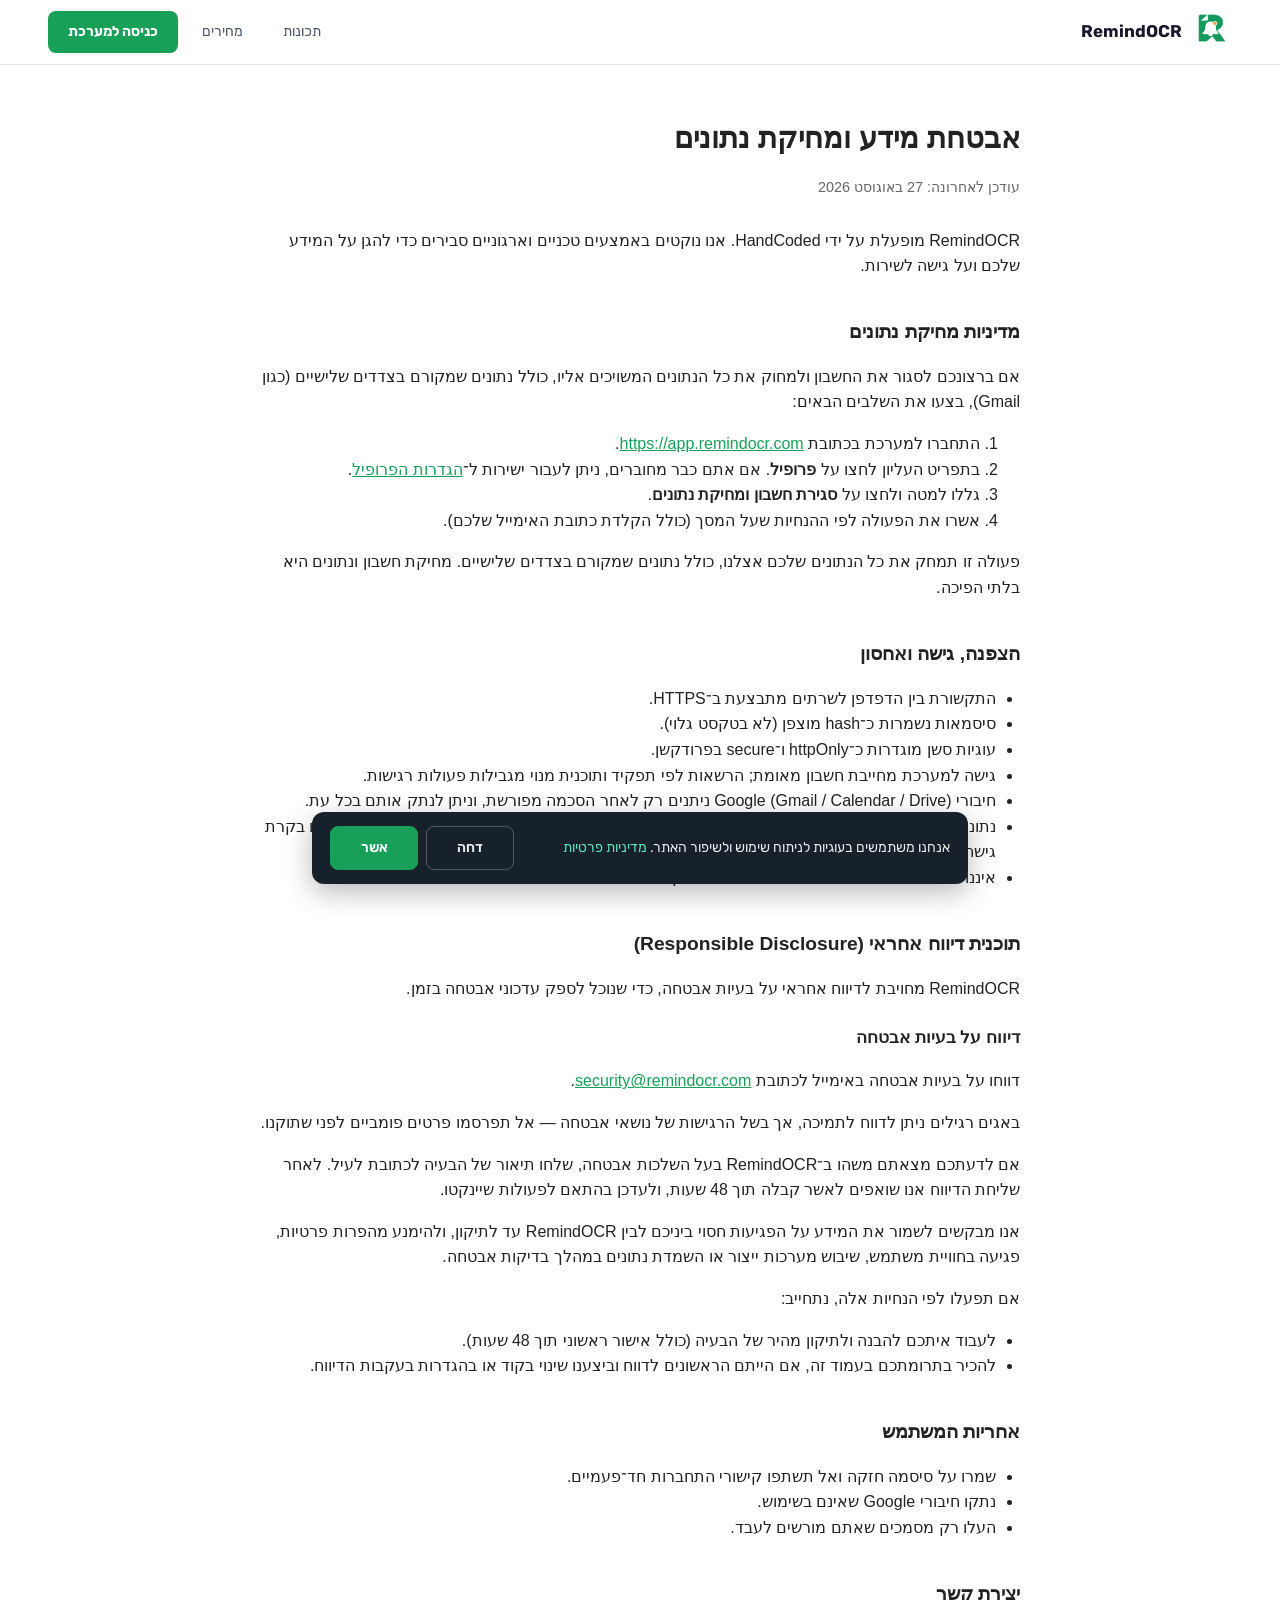
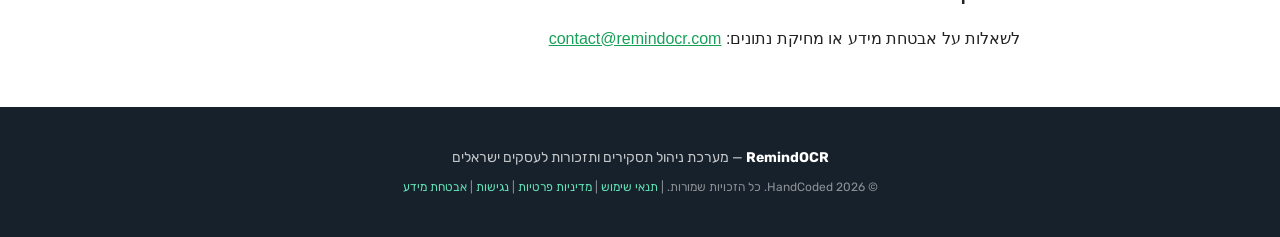
<file: security.html>
<!DOCTYPE html>
<html lang="he" dir="rtl">
<head>
  <!-- Google tag (gtag.js) — skipped on localhost/local previews -->
  <script>
    if (!["localhost", "127.0.0.1"].includes(window.location.hostname)) {
      var gaScript = document.createElement("script");
      gaScript.async = true;
      gaScript.src = "https://www.googletagmanager.com/gtag/js?id=G-CV5TGV9V2X";
      document.head.appendChild(gaScript);

      window.dataLayer = window.dataLayer || [];
      function gtag(){dataLayer.push(arguments);}
      // Consent Mode v2: deny until the visitor chooses. wait_for_update holds the
      // first hits briefly so a stored "granted" is applied before anything sends.
      gtag('consent', 'default', {
        'ad_user_data': 'denied',
        'ad_personalization': 'denied',
        'ad_storage': 'denied',
        'analytics_storage': 'denied',
        'wait_for_update': 500
      });
      try {
        if (localStorage.getItem('ga_consent') === 'granted') {
          gtag('consent', 'update', {
            'ad_user_data': 'granted',
            'ad_personalization': 'granted',
            'ad_storage': 'granted',
            'analytics_storage': 'granted'
          });
        }
      } catch (e) {}
      gtag('js', new Date());
      gtag('config', 'G-CV5TGV9V2X');
    }
  </script>

<meta charset="utf-8">
<meta name="viewport" content="width=device-width, initial-scale=1">
<title>אבטחת מידע — RemindOCR</title>
  <link rel="canonical" href="https://remindocr.com/security" />
  <link rel="preconnect" href="https://fonts.googleapis.com" />
  <link href="https://fonts.googleapis.com/css2?family=Rubik:wght@400;500;600;700;800&display=swap" rel="stylesheet" />
  <meta name="theme-color" content="#18a058" />
  <link rel="icon" type="image/png" sizes="32x32" href="favicon-32-v2.png" />
  <link rel="icon" type="image/png" sizes="192x192" href="icon-192-v2.png" />
  <link rel="icon" type="image/svg+xml" href="favicon-v2.svg" />
  <link rel="apple-touch-icon" href="apple-touch-icon-v2.png" />
<style>
  body { font-family: -apple-system, BlinkMacSystemFont, "Segoe UI", Roboto, sans-serif; max-width: 760px; margin: 40px auto; padding: 0 20px; line-height: 1.6; color: #222; }
  h1 { font-size: 1.8em; margin-bottom: 0.2em; }
  h2 { font-size: 1.2em; margin-top: 2em; }
  h3 { font-size: 1.05em; margin-top: 1.4em; }
  .updated { color: #666; font-size: 0.9em; margin-bottom: 2em; }
  ul { padding-right: 1.5em; }
  a { color: #18a058; }
  a:hover { color: #36ad6a; }
  body { max-width: none; margin: 0; padding: 0; }
  .doc-body { max-width: 760px; margin: 0 auto; padding: 96px 20px 40px; direction: rtl; text-align: right; }
  .site-nav {
    position: fixed; top: 0; right: 0; left: 0; z-index: 20; height: 64px;
    padding: 0 48px; display: flex; align-items: center; justify-content: space-between;
    background: rgba(255,255,255,0.92); border-bottom: 1px solid #e2e8f0;
    backdrop-filter: blur(12px); font-family: 'Rubik', system-ui, sans-serif;
  }
  .nav-brand { display: inline-flex; align-items: center; gap: 10px; color: #1a1a2e; text-decoration: none; }
  .nav-brand__logo { width: 40px; height: 40px; border-radius: 10px; object-fit: cover; }
  .nav-brand__text { font-size: 17px; font-weight: 700; }
  .nav-links { display: flex; align-items: center; gap: 8px; }
  .nav-links a { padding: 8px 16px; border-radius: 8px; color: #4a5568; font-size: 14px; text-decoration: none; }
  .nav-links a:hover { background: rgba(24,160,88,0.1); color: #18a058; }
  .nav-cta { padding: 10px 20px !important; background: #18a058; color: #fff !important; font-weight: 700; }
  .nav-cta:hover { background: #0c7a43; color: #fff !important; }
  .site-footer {
    background: #17212b; color: rgba(255,255,255,0.75); padding: 40px 48px;
    text-align: center; font-size: 14px; font-family: 'Rubik', system-ui, sans-serif;
  }
  .site-footer strong { color: #fff; }
  .site-footer__legal { margin-top: 8px; font-size: 12px; color: rgba(255,255,255,0.5); }
  .site-footer__legal a { color: #63e2b7; text-decoration: none; }
  .site-footer__legal a:hover { color: #8fecd0; text-decoration: underline; }
  @media (max-width: 900px) {
    .site-nav { height: auto; min-height: 58px; padding: 10px 16px; }
    .nav-links a:not(.nav-cta) { display: none; }
    .doc-body { padding-top: 84px; }
    .site-footer { padding: 32px 20px; }
  }
</style>
</head>
<body>
<nav class="site-nav">
  <a class="nav-brand" href="/">
    <picture>
      <source media="(prefers-color-scheme: dark)" srcset="remindocr-logo-dark.png" />
      <img class="nav-brand__logo" src="remindocr-logo-light.png" alt="" />
    </picture>
    <span class="nav-brand__text">RemindOCR</span>
  </a>
  <div class="nav-links">
    <a href="/#features">תכונות</a>
    <a href="/pricing">מחירים</a>
    <a class="nav-cta" href="https://app.remindocr.com/login">כניסה למערכת</a>
  </div>
</nav>
<div class="doc-body">
<h1>אבטחת מידע ומחיקת נתונים</h1>
<p class="updated">עודכן לאחרונה: 27 באוגוסט 2026</p>

<p>RemindOCR מופעלת על ידי HandCoded. אנו נוקטים באמצעים טכניים וארגוניים סבירים כדי להגן על המידע שלכם ועל גישה לשירות.</p>

<h2>מדיניות מחיקת נתונים</h2>
<p>אם ברצונכם לסגור את החשבון ולמחוק את כל הנתונים המשויכים אליו, כולל נתונים שמקורם בצדדים שלישיים (כגון Gmail), בצעו את השלבים הבאים:</p>
<ol>
  <li>התחברו למערכת בכתובת <a href="https://app.remindocr.com/login">https://app.remindocr.com</a>.</li>
  <li>בתפריט העליון לחצו על <strong>פרופיל</strong>. אם אתם כבר מחוברים, ניתן לעבור ישירות ל־<a href="https://app.remindocr.com/profile?section=settings">הגדרות הפרופיל</a>.</li>
  <li>גללו למטה ולחצו על <strong>סגירת חשבון ומחיקת נתונים</strong>.</li>
  <li>אשרו את הפעולה לפי ההנחיות שעל המסך (כולל הקלדת כתובת האימייל שלכם).</li>
</ol>
<p>פעולה זו תמחק את כל הנתונים שלכם אצלנו, כולל נתונים שמקורם בצדדים שלישיים. מחיקת חשבון ונתונים היא בלתי הפיכה.</p>

<h2>הצפנה, גישה ואחסון</h2>
<ul>
  <li>התקשורת בין הדפדפן לשרתים מתבצעת ב־HTTPS.</li>
  <li>סיסמאות נשמרות כ־hash מוצפן (לא בטקסט גלוי).</li>
  <li>עוגיות סשן מוגדרות כ־httpOnly ו־secure בפרודקשן.</li>
  <li>גישה למערכת מחייבת חשבון מאומת; הרשאות לפי תפקיד ותוכנית מנוי מגבילות פעולות רגישות.</li>
  <li>חיבורי Google (Gmail / Calendar / Drive) ניתנים רק לאחר הסכמה מפורשת, וניתן לנתק אותם בכל עת.</li>
  <li>נתוני אפליקציה מאוחסנים במסד נתונים מאובטח בענן; קבצים שהועלו מאוחסנים באחסון אובייקטים עם בקרת גישה.</li>
  <li>איננו מוכרים או משכירים מידע אישי לצורכי שיווק.</li>
</ul>

<h2>תוכנית דיווח אחראי (Responsible Disclosure)</h2>
<p>RemindOCR מחויבת לדיווח אחראי על בעיות אבטחה, כדי שנוכל לספק עדכוני אבטחה בזמן.</p>

<h3>דיווח על בעיות אבטחה</h3>
<p>דווחו על בעיות אבטחה באימייל לכתובת <a href="mailto:security@remindocr.com">security@remindocr.com</a>.</p>
<p>באגים רגילים ניתן לדווח לתמיכה, אך בשל הרגישות של נושאי אבטחה — אל תפרסמו פרטים פומביים לפני שתוקנו.</p>
<p>אם לדעתכם מצאתם משהו ב־RemindOCR בעל השלכות אבטחה, שלחו תיאור של הבעיה לכתובת לעיל. לאחר שליחת הדיווח אנו שואפים לאשר קבלה תוך 48 שעות, ולעדכן בהתאם לפעולות שיינקטו.</p>
<p>אנו מבקשים לשמור את המידע על הפגיעות חסוי ביניכם לבין RemindOCR עד לתיקון, ולהימנע מהפרות פרטיות, פגיעה בחוויית משתמש, שיבוש מערכות ייצור או השמדת נתונים במהלך בדיקות אבטחה.</p>
<p>אם תפעלו לפי הנחיות אלה, נתחייב:</p>
<ul>
  <li>לעבוד איתכם להבנה ולתיקון מהיר של הבעיה (כולל אישור ראשוני תוך 48 שעות).</li>
  <li>להכיר בתרומתכם בעמוד זה, אם הייתם הראשונים לדווח וביצענו שינוי בקוד או בהגדרות בעקבות הדיווח.</li>
</ul>

<h2>אחריות המשתמש</h2>
<ul>
  <li>שמרו על סיסמה חזקה ואל תשתפו קישורי התחברות חד־פעמיים.</li>
  <li>נתקו חיבורי Google שאינם בשימוש.</li>
  <li>העלו רק מסמכים שאתם מורשים לעבד.</li>
</ul>

<h2>יצירת קשר</h2>
<p>לשאלות על אבטחת מידע או מחיקת נתונים: <a href="mailto:contact@remindocr.com">contact@remindocr.com</a></p>
</div>
<footer class="site-footer">
  <strong>RemindOCR</strong> — מערכת ניהול תסקירים ותזכורות לעסקים ישראלים
  <div class="site-footer__legal">
    © 2026 HandCoded. כל הזכויות שמורות. |
    <a href="/terms">תנאי שימוש</a> |
    <a href="/privacy">מדיניות פרטיות</a> |
    <a href="/accessibility">נגישות</a> |
    <a href="/security">אבטחת מידע</a>
  </div>
</footer>

<!-- Cookie consent banner -->
<div id="cookie-consent" class="cookie-consent" hidden>
  <p class="cookie-consent__text">
    אנחנו משתמשים בעוגיות לניתוח שימוש ולשיפור האתר.
    <a href="/privacy">מדיניות פרטיות</a>
  </p>
  <div class="cookie-consent__actions">
    <button type="button" id="cookie-decline" class="cookie-consent__btn">דחה</button>
    <button type="button" id="cookie-accept" class="cookie-consent__btn cookie-consent__btn--primary">אשר</button>
  </div>
</div>
<style>
  /* [hidden] only applies display:none via the UA sheet, which a class rule
     outranks — without this the banner stays on screen after the choice. */
  .cookie-consent[hidden] { display: none !important; }
  .cookie-consent {
    position: fixed; inset-inline: 16px; bottom: 16px; z-index: 9999;
    max-width: 620px; margin-inline: auto;
    display: flex; flex-wrap: wrap; align-items: center; justify-content: space-between; gap: 12px;
    background: #17212b; color: rgba(255,255,255,0.9);
    border-radius: 12px; padding: 14px 18px;
    box-shadow: 0 8px 28px rgba(0,0,0,0.28);
    font-family: 'Rubik', system-ui, sans-serif; font-size: 14px;
  }
  .cookie-consent__text { margin: 0; flex: 1 1 260px; line-height: 1.5; }
  .cookie-consent__text a { color: #63e2b7; text-decoration: none; }
  .cookie-consent__text a:hover { text-decoration: underline; }
  .cookie-consent__actions { display: flex; gap: 8px; flex: 0 0 auto; }
  @media (max-width: 460px) {
    .cookie-consent__actions { width: 100%; }
    .cookie-consent__btn { flex: 1 1 0; }
  }
  .cookie-consent__btn {
    border: 1px solid rgba(255,255,255,0.25); background: transparent;
    color: inherit; border-radius: 8px; padding: 10px 20px;
    font: inherit; font-weight: 600; cursor: pointer;
    /* 44px is the minimum comfortable touch target on mobile. */
    min-height: 44px; min-width: 88px;
  }
  .cookie-consent__btn:hover { background: rgba(255,255,255,0.08); }
  .cookie-consent__btn--primary { background: #18a058; border-color: #18a058; color: #fff; }
  .cookie-consent__btn--primary:hover { background: #36ad6a; }
</style>
<script>
  (function () {
    var el = document.getElementById('cookie-consent');
    if (!el) return;
    var stored = null;
    try { stored = localStorage.getItem('ga_consent'); } catch (e) {}
    if (!stored) el.hidden = false;

    function decide(value) {
      try { localStorage.setItem('ga_consent', value); } catch (e) {}
      if (typeof gtag === 'function') {
        var granted = value === 'granted';
        gtag('consent', 'update', {
          'ad_user_data': granted ? 'granted' : 'denied',
          'ad_personalization': granted ? 'granted' : 'denied',
          'ad_storage': granted ? 'granted' : 'denied',
          'analytics_storage': granted ? 'granted' : 'denied'
        });
      }
      el.hidden = true;
    }
    document.getElementById('cookie-accept').addEventListener('click', function () { decide('granted'); });
    document.getElementById('cookie-decline').addEventListener('click', function () { decide('denied'); });
  })();
</script>
</body>
</html>
</file>
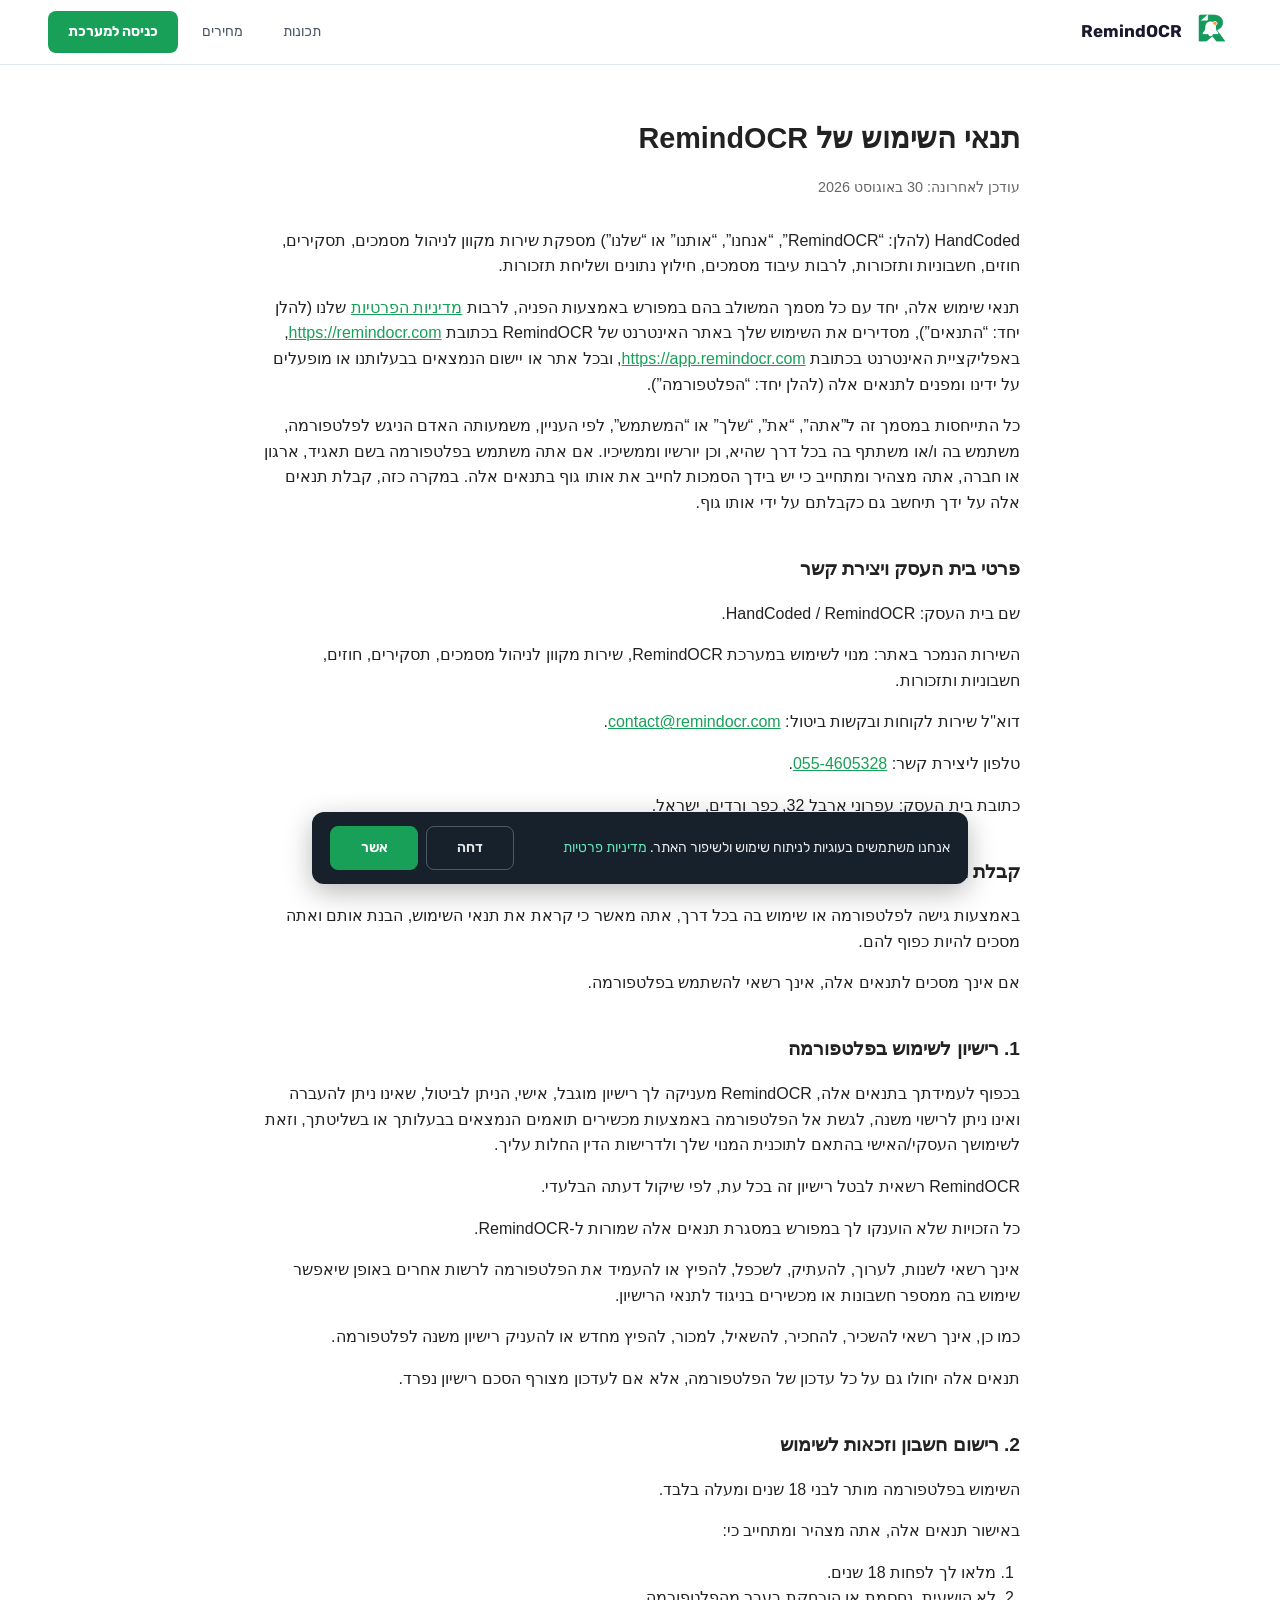
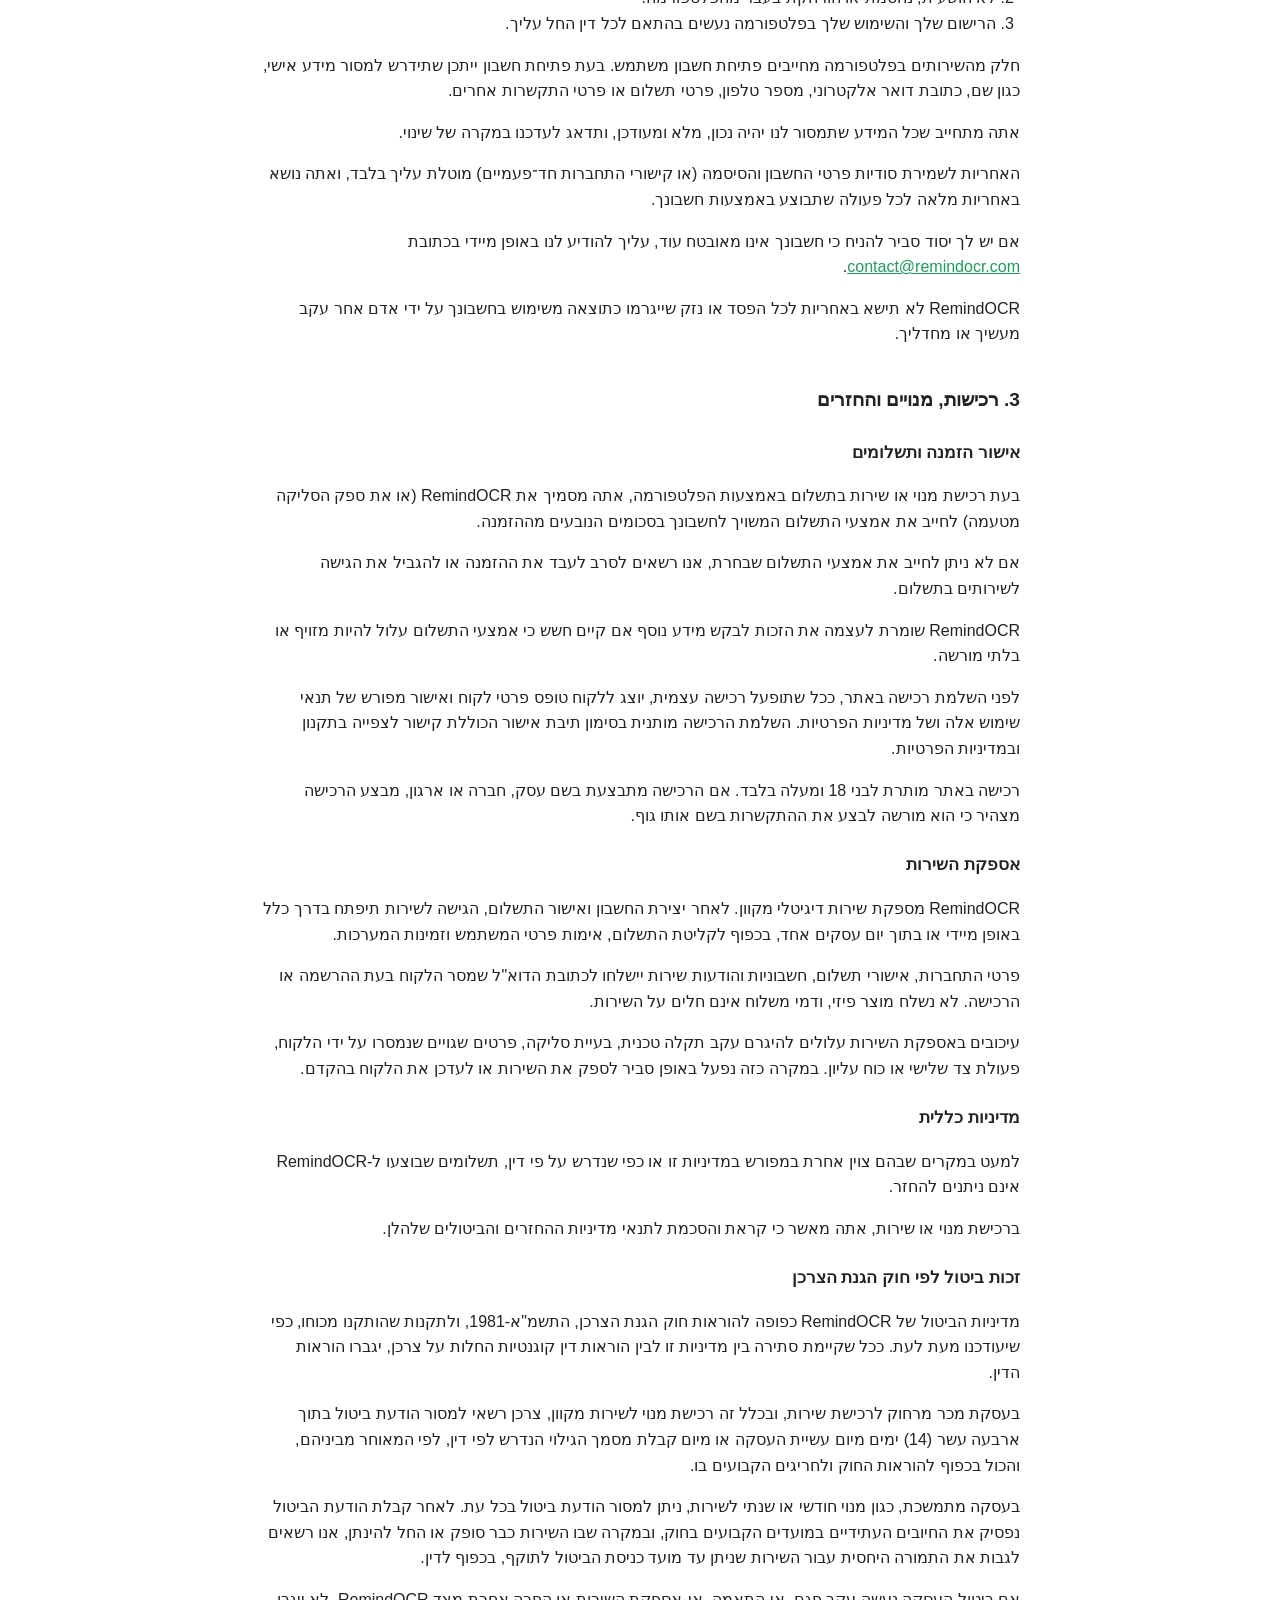
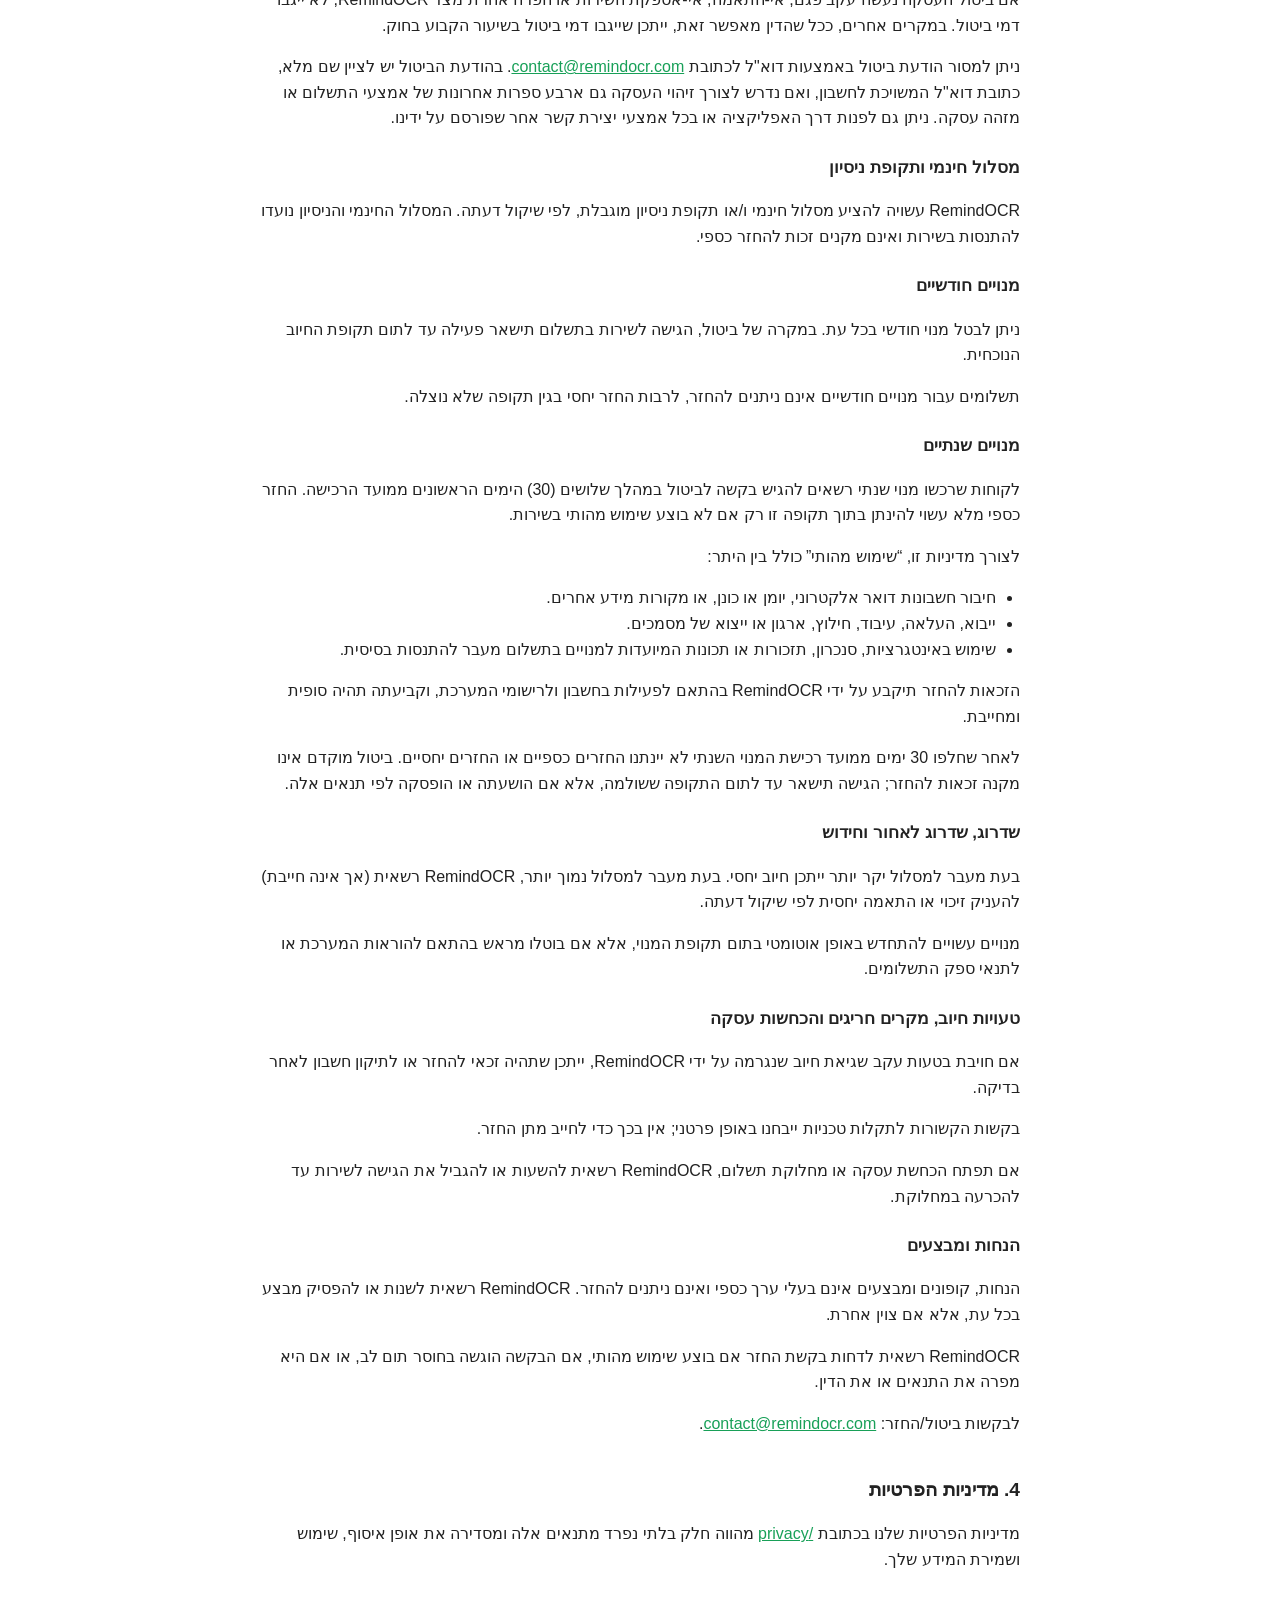
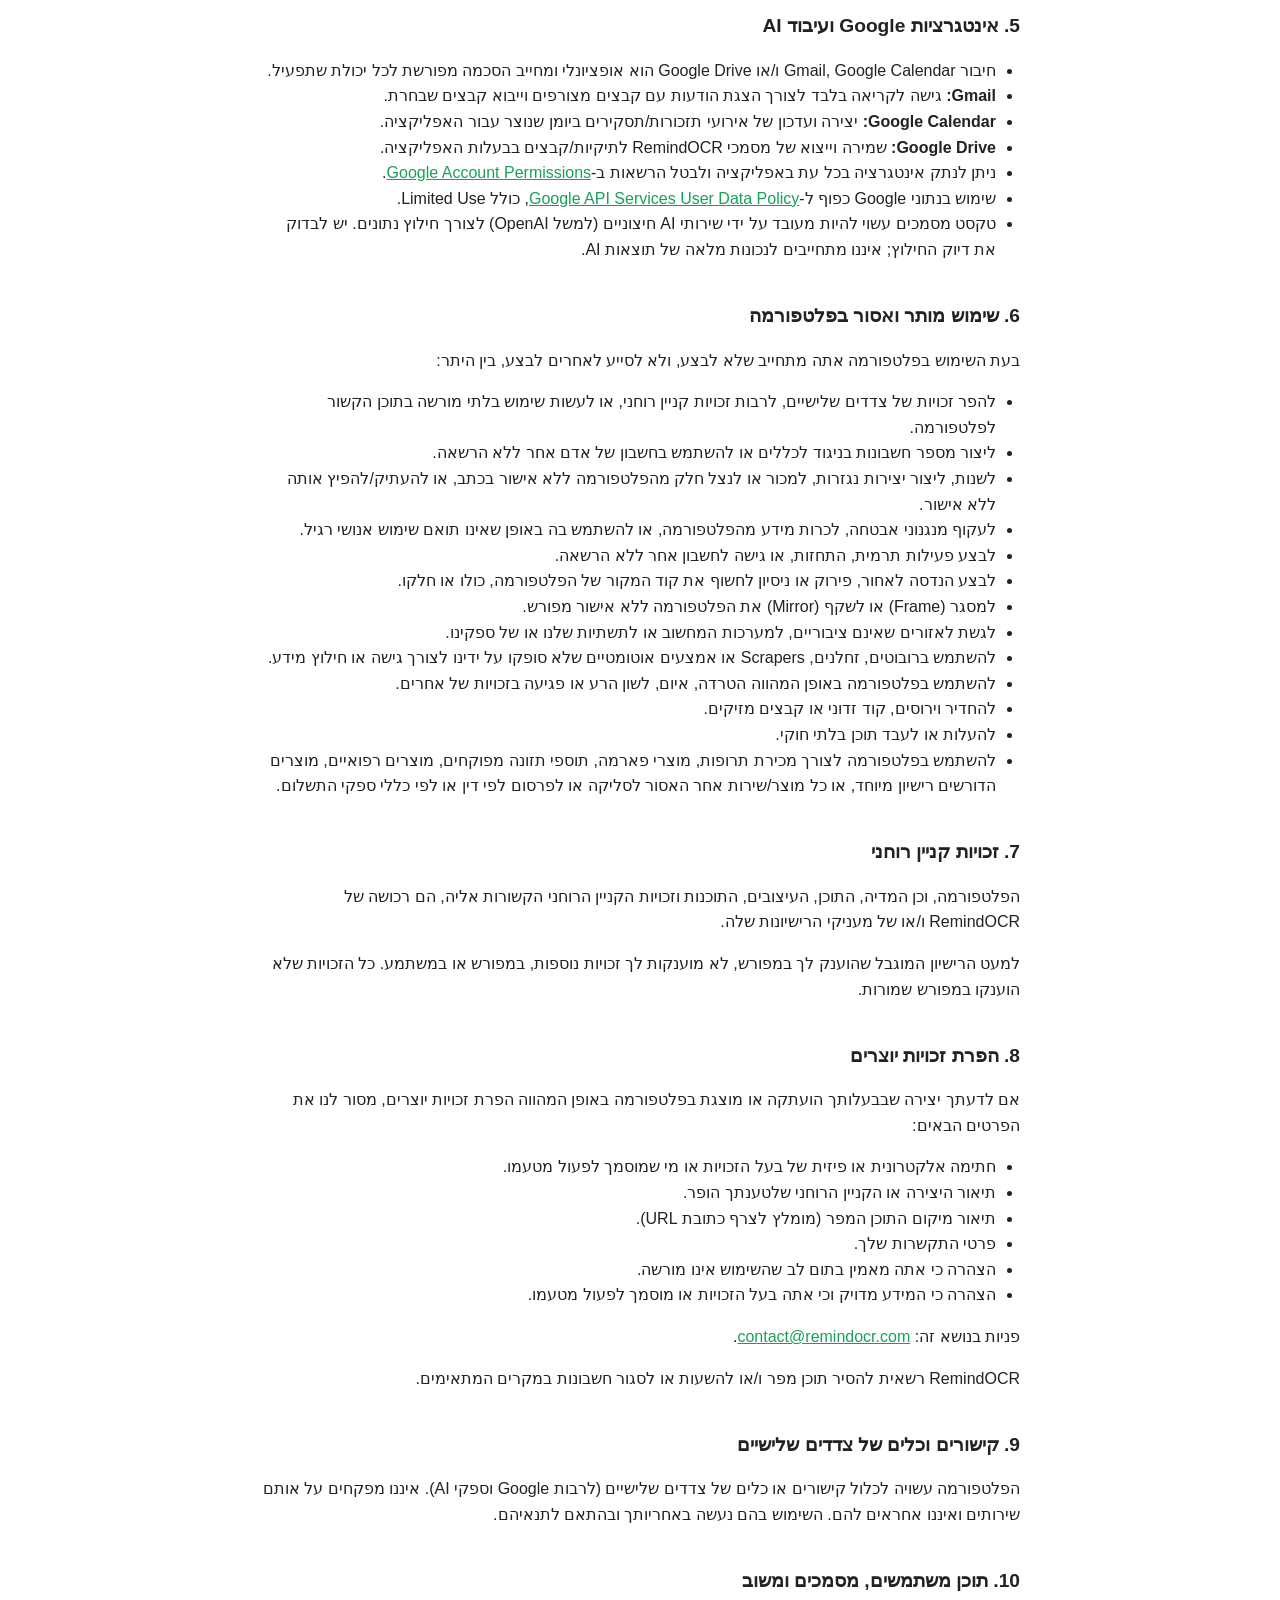
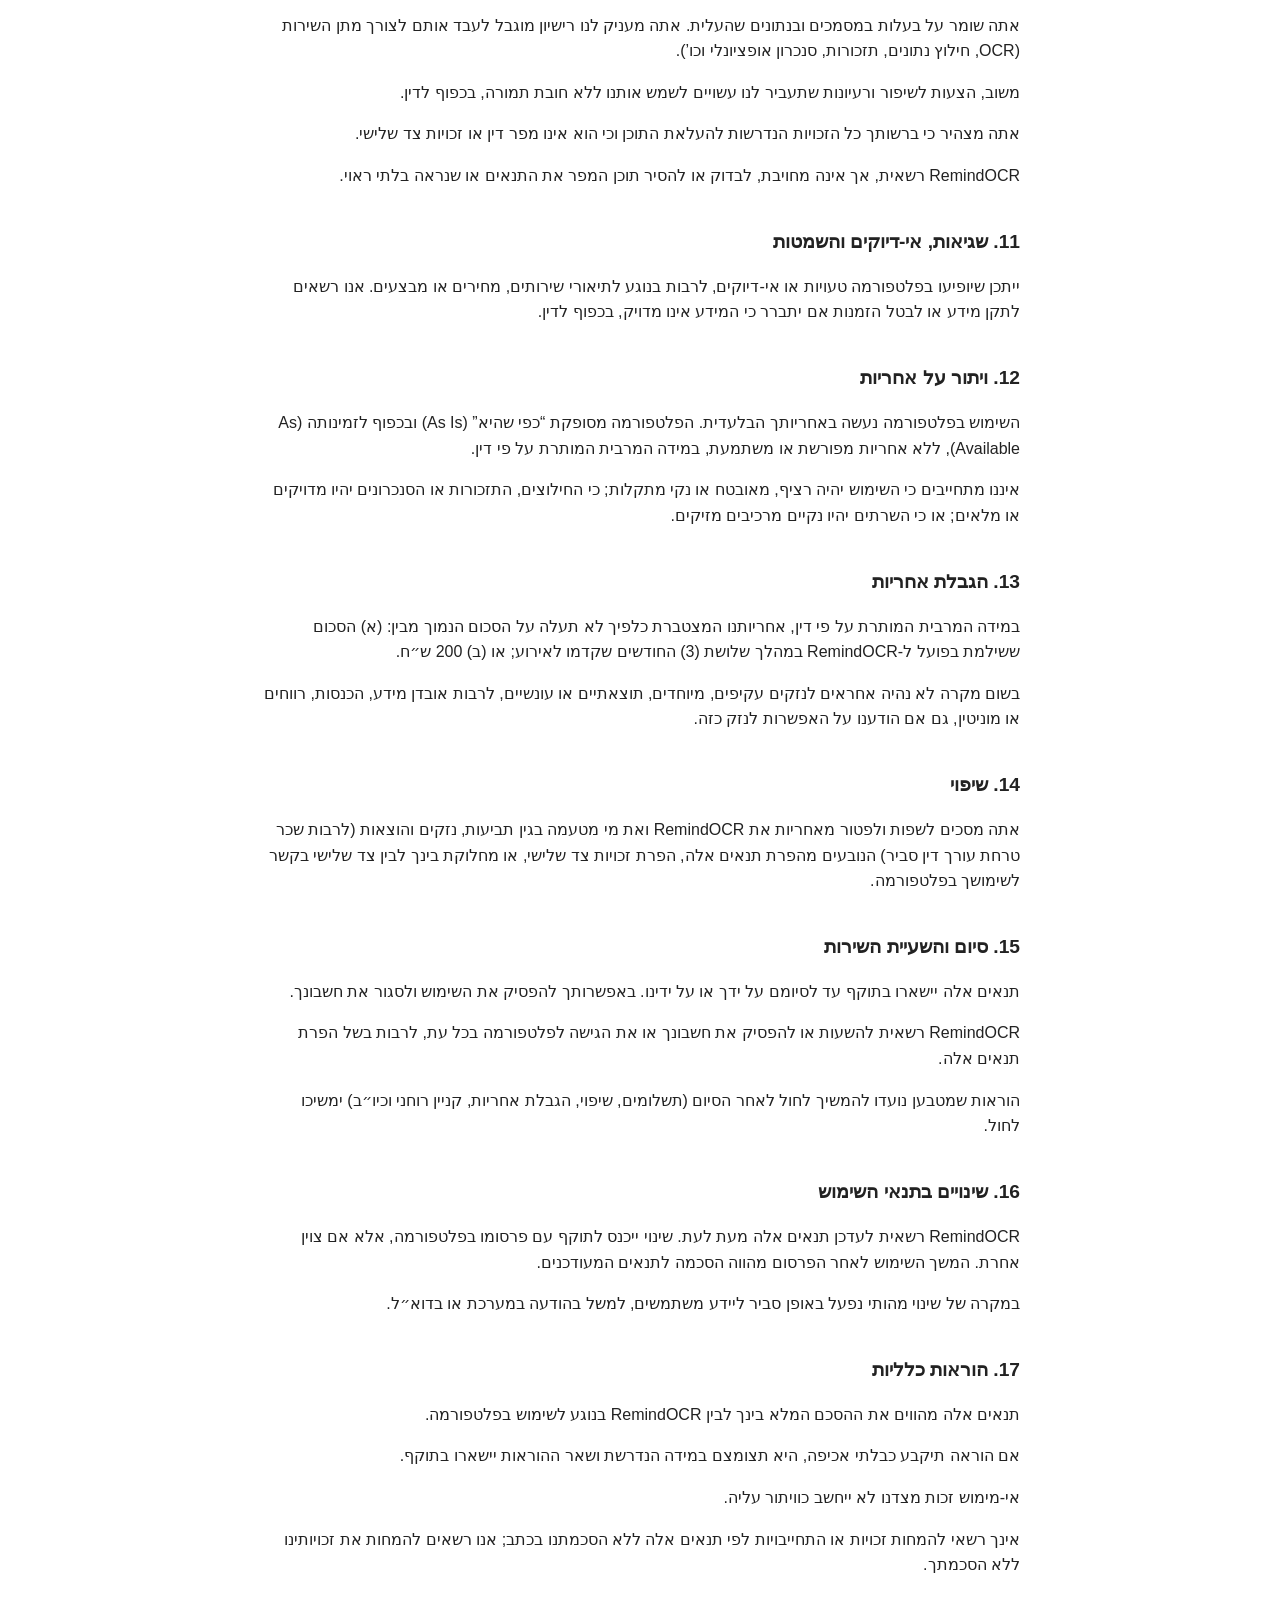
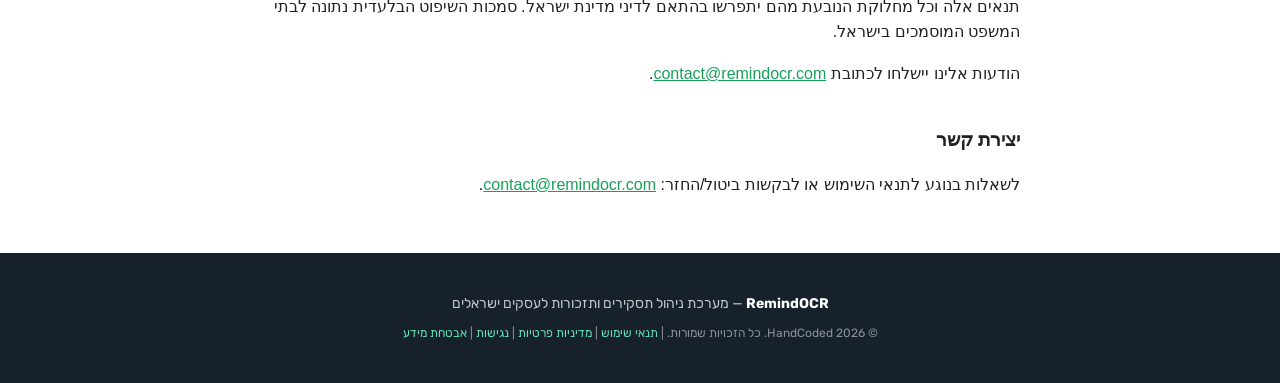
<file: terms.html>
<!DOCTYPE html>
<html lang="he" dir="rtl">
<head>
  <!-- Google tag (gtag.js) — skipped on localhost/local previews -->
  <script>
    if (!["localhost", "127.0.0.1"].includes(window.location.hostname)) {
      var gaScript = document.createElement("script");
      gaScript.async = true;
      gaScript.src = "https://www.googletagmanager.com/gtag/js?id=G-CV5TGV9V2X";
      document.head.appendChild(gaScript);

      window.dataLayer = window.dataLayer || [];
      function gtag(){dataLayer.push(arguments);}
      // Consent Mode v2: deny until the visitor chooses. wait_for_update holds the
      // first hits briefly so a stored "granted" is applied before anything sends.
      gtag('consent', 'default', {
        'ad_user_data': 'denied',
        'ad_personalization': 'denied',
        'ad_storage': 'denied',
        'analytics_storage': 'denied',
        'wait_for_update': 500
      });
      try {
        if (localStorage.getItem('ga_consent') === 'granted') {
          gtag('consent', 'update', {
            'ad_user_data': 'granted',
            'ad_personalization': 'granted',
            'ad_storage': 'granted',
            'analytics_storage': 'granted'
          });
        }
      } catch (e) {}
      gtag('js', new Date());
      gtag('config', 'G-CV5TGV9V2X');
    }
  </script>

<meta charset="utf-8">
<meta name="viewport" content="width=device-width, initial-scale=1">
<title>תנאי שימוש — RemindOCR</title>
  <link rel="canonical" href="https://remindocr.com/terms" />
  <link rel="preconnect" href="https://fonts.googleapis.com" />
  <link href="https://fonts.googleapis.com/css2?family=Rubik:wght@400;500;600;700;800&display=swap" rel="stylesheet" />
  <meta name="theme-color" content="#18a058" />
  <link rel="icon" type="image/png" sizes="32x32" href="favicon-32-v2.png" />
  <link rel="icon" type="image/png" sizes="192x192" href="icon-192-v2.png" />
  <link rel="icon" type="image/svg+xml" href="favicon-v2.svg" />
  <link rel="apple-touch-icon" href="apple-touch-icon-v2.png" />
<style>
  body { font-family: -apple-system, BlinkMacSystemFont, "Segoe UI", Roboto, sans-serif; max-width: 760px; margin: 40px auto; padding: 0 20px; line-height: 1.6; color: #222; }
  h1 { font-size: 1.8em; margin-bottom: 0.2em; }
  h2 { font-size: 1.2em; margin-top: 2em; }
  h3 { font-size: 1.05em; margin-top: 1.4em; }
  .updated { color: #666; font-size: 0.9em; margin-bottom: 2em; }
  ul, ol { padding-right: 1.5em; }
  a { color: #18a058; }
  a:hover { color: #36ad6a; }
  body { max-width: none; margin: 0; padding: 0; }
  .doc-body { max-width: 760px; margin: 0 auto; padding: 96px 20px 40px; direction: rtl; text-align: right; }
  .site-nav {
    position: fixed; top: 0; right: 0; left: 0; z-index: 20; height: 64px;
    padding: 0 48px; display: flex; align-items: center; justify-content: space-between;
    background: rgba(255,255,255,0.92); border-bottom: 1px solid #e2e8f0;
    backdrop-filter: blur(12px); font-family: 'Rubik', system-ui, sans-serif;
  }
  .nav-brand { display: inline-flex; align-items: center; gap: 10px; color: #1a1a2e; text-decoration: none; }
  .nav-brand__logo { width: 40px; height: 40px; border-radius: 10px; object-fit: cover; }
  .nav-brand__text { font-size: 17px; font-weight: 700; }
  .nav-links { display: flex; align-items: center; gap: 8px; }
  .nav-links a { padding: 8px 16px; border-radius: 8px; color: #4a5568; font-size: 14px; text-decoration: none; }
  .nav-links a:hover { background: rgba(24,160,88,0.1); color: #18a058; }
  .nav-cta { padding: 10px 20px !important; background: #18a058; color: #fff !important; font-weight: 700; }
  .nav-cta:hover { background: #0c7a43; color: #fff !important; }
  .site-footer {
    background: #17212b; color: rgba(255,255,255,0.75); padding: 40px 48px;
    text-align: center; font-size: 14px; font-family: 'Rubik', system-ui, sans-serif;
  }
  .site-footer strong { color: #fff; }
  .site-footer__legal { margin-top: 8px; font-size: 12px; color: rgba(255,255,255,0.5); }
  .site-footer__legal a { color: #63e2b7; text-decoration: none; }
  .site-footer__legal a:hover { color: #8fecd0; text-decoration: underline; }
  @media (max-width: 900px) {
    .site-nav { height: auto; min-height: 58px; padding: 10px 16px; }
    .nav-links a:not(.nav-cta) { display: none; }
    .doc-body { padding-top: 84px; }
    .site-footer { padding: 32px 20px; }
  }
</style>
</head>
<body>
<nav class="site-nav">
  <a class="nav-brand" href="/">
    <picture>
      <source media="(prefers-color-scheme: dark)" srcset="remindocr-logo-dark.png" />
      <img class="nav-brand__logo" src="remindocr-logo-light.png" alt="" />
    </picture>
    <span class="nav-brand__text">RemindOCR</span>
  </a>
  <div class="nav-links">
    <a href="/#features">תכונות</a>
    <a href="/pricing">מחירים</a>
    <a class="nav-cta" href="https://app.remindocr.com/login">כניסה למערכת</a>
  </div>
</nav>
<div class="doc-body">
<h1>תנאי השימוש של RemindOCR</h1>
  <p class="updated">עודכן לאחרונה: 30 באוגוסט 2026</p>

<p>HandCoded (להלן: “RemindOCR”, “אנחנו”, “אותנו” או “שלנו”) מספקת שירות מקוון לניהול מסמכים, תסקירים, חוזים, חשבוניות ותזכורות, לרבות עיבוד מסמכים, חילוץ נתונים ושליחת תזכורות.</p>

<p>תנאי שימוש אלה, יחד עם כל מסמך המשולב בהם במפורש באמצעות הפניה, לרבות <a href="/privacy">מדיניות הפרטיות</a> שלנו (להלן יחד: “התנאים”), מסדירים את השימוש שלך באתר האינטרנט של RemindOCR בכתובת <a href="https://remindocr.com">https://remindocr.com</a>, באפליקציית האינטרנט בכתובת <a href="https://app.remindocr.com">https://app.remindocr.com</a>, ובכל אתר או יישום הנמצאים בבעלותנו או מופעלים על ידינו ומפנים לתנאים אלה (להלן יחד: “הפלטפורמה”).</p>

<p>כל התייחסות במסמך זה ל”אתה”, “את”, “שלך” או “המשתמש”, לפי העניין, משמעותה האדם הניגש לפלטפורמה, משתמש בה ו/או משתתף בה בכל דרך שהיא, וכן יורשיו וממשיכיו. אם אתה משתמש בפלטפורמה בשם תאגיד, ארגון או חברה, אתה מצהיר ומתחייב כי יש בידך הסמכות לחייב את אותו גוף בתנאים אלה. במקרה כזה, קבלת תנאים אלה על ידך תיחשב גם כקבלתם על ידי אותו גוף.</p>

  <h2>פרטי בית העסק ויצירת קשר</h2>
  <p>שם בית העסק: HandCoded / RemindOCR.</p>
  <p>השירות הנמכר באתר: מנוי לשימוש במערכת RemindOCR, שירות מקוון לניהול מסמכים, תסקירים, חוזים, חשבוניות ותזכורות.</p>
  <p>דוא"ל שירות לקוחות ובקשות ביטול: <a href="mailto:contact@remindocr.com">contact@remindocr.com</a>.</p>
  <p>טלפון ליצירת קשר: <a href="tel:+972554605328">055-4605328</a>.</p>
  <p>כתובת בית העסק: עפרוני ארבל 32, כפר ורדים, ישראל.</p>

  <h2>קבלת תנאי השימוש</h2>
<p>באמצעות גישה לפלטפורמה או שימוש בה בכל דרך, אתה מאשר כי קראת את תנאי השימוש, הבנת אותם ואתה מסכים להיות כפוף להם.</p>
<p>אם אינך מסכים לתנאים אלה, אינך רשאי להשתמש בפלטפורמה.</p>

<h2>1. רישיון לשימוש בפלטפורמה</h2>
<p>בכפוף לעמידתך בתנאים אלה, RemindOCR מעניקה לך רישיון מוגבל, אישי, הניתן לביטול, שאינו ניתן להעברה ואינו ניתן לרישוי משנה, לגשת אל הפלטפורמה באמצעות מכשירים תואמים הנמצאים בבעלותך או בשליטתך, וזאת לשימושך העסקי/האישי בהתאם לתוכנית המנוי שלך ולדרישות הדין החלות עליך.</p>
<p>RemindOCR רשאית לבטל רישיון זה בכל עת, לפי שיקול דעתה הבלעדי.</p>
<p>כל הזכויות שלא הוענקו לך במפורש במסגרת תנאים אלה שמורות ל-RemindOCR.</p>
<p>אינך רשאי לשנות, לערוך, להעתיק, לשכפל, להפיץ או להעמיד את הפלטפורמה לרשות אחרים באופן שיאפשר שימוש בה ממספר חשבונות או מכשירים בניגוד לתנאי הרישיון.</p>
<p>כמו כן, אינך רשאי להשכיר, להחכיר, להשאיל, למכור, להפיץ מחדש או להעניק רישיון משנה לפלטפורמה.</p>
<p>תנאים אלה יחולו גם על כל עדכון של הפלטפורמה, אלא אם לעדכון מצורף הסכם רישיון נפרד.</p>

<h2>2. רישום חשבון וזכאות לשימוש</h2>
<p>השימוש בפלטפורמה מותר לבני 18 שנים ומעלה בלבד.</p>
<p>באישור תנאים אלה, אתה מצהיר ומתחייב כי:</p>
<ol>
  <li>מלאו לך לפחות 18 שנים.</li>
  <li>לא הושעית, נחסמת או הורחקת בעבר מהפלטפורמה.</li>
  <li>הרישום שלך והשימוש שלך בפלטפורמה נעשים בהתאם לכל דין החל עליך.</li>
</ol>
<p>חלק מהשירותים בפלטפורמה מחייבים פתיחת חשבון משתמש. בעת פתיחת חשבון ייתכן שתידרש למסור מידע אישי, כגון שם, כתובת דואר אלקטרוני, מספר טלפון, פרטי תשלום או פרטי התקשרות אחרים.</p>
<p>אתה מתחייב שכל המידע שתמסור לנו יהיה נכון, מלא ומעודכן, ותדאג לעדכנו במקרה של שינוי.</p>
<p>האחריות לשמירת סודיות פרטי החשבון והסיסמה (או קישורי התחברות חד־פעמיים) מוטלת עליך בלבד, ואתה נושא באחריות מלאה לכל פעולה שתבוצע באמצעות חשבונך.</p>
<p>אם יש לך יסוד סביר להניח כי חשבונך אינו מאובטח עוד, עליך להודיע לנו באופן מיידי בכתובת <a href="mailto:contact@remindocr.com">contact@remindocr.com</a>.</p>
<p>RemindOCR לא תישא באחריות לכל הפסד או נזק שייגרמו כתוצאה משימוש בחשבונך על ידי אדם אחר עקב מעשיך או מחדליך.</p>

<h2>3. רכישות, מנויים והחזרים</h2>

<h3>אישור הזמנה ותשלומים</h3>
<p>בעת רכישת מנוי או שירות בתשלום באמצעות הפלטפורמה, אתה מסמיך את RemindOCR (או את ספק הסליקה מטעמה) לחייב את אמצעי התשלום המשויך לחשבונך בסכומים הנובעים מההזמנה.</p>
<p>אם לא ניתן לחייב את אמצעי התשלום שבחרת, אנו רשאים לסרב לעבד את ההזמנה או להגביל את הגישה לשירותים בתשלום.</p>
<p>RemindOCR שומרת לעצמה את הזכות לבקש מידע נוסף אם קיים חשש כי אמצעי התשלום עלול להיות מזויף או בלתי מורשה.</p>
  <p>לפני השלמת רכישה באתר, ככל שתופעל רכישה עצמית, יוצג ללקוח טופס פרטי לקוח ואישור מפורש של תנאי שימוש אלה ושל מדיניות
    הפרטיות. השלמת הרכישה מותנית בסימון תיבת אישור הכוללת קישור לצפייה בתקנון ובמדיניות הפרטיות.</p>
  <p>רכישה באתר מותרת לבני 18 ומעלה בלבד. אם הרכישה מתבצעת בשם עסק, חברה או ארגון, מבצע הרכישה מצהיר כי הוא מורשה לבצע
    את ההתקשרות בשם אותו גוף.</p>

  <h3>אספקת השירות</h3>
  <p>RemindOCR מספקת שירות דיגיטלי מקוון. לאחר יצירת החשבון ואישור התשלום, הגישה לשירות תיפתח בדרך כלל באופן מיידי או
    בתוך יום עסקים אחד, בכפוף לקליטת התשלום, אימות פרטי המשתמש וזמינות המערכות.</p>
  <p>פרטי התחברות, אישורי תשלום, חשבוניות והודעות שירות יישלחו לכתובת הדוא"ל שמסר הלקוח בעת ההרשמה או הרכישה. לא נשלח
    מוצר פיזי, ודמי משלוח אינם חלים על השירות.</p>
  <p>עיכובים באספקת השירות עלולים להיגרם עקב תקלה טכנית, בעיית סליקה, פרטים שגויים שנמסרו על ידי הלקוח, פעולת צד שלישי
    או כוח עליון. במקרה כזה נפעל באופן סביר לספק את השירות או לעדכן את הלקוח בהקדם.</p>

<h3>מדיניות כללית</h3>
<p>למעט במקרים שבהם צוין אחרת במפורש במדיניות זו או כפי שנדרש על פי דין, תשלומים שבוצעו ל-RemindOCR אינם ניתנים להחזר.</p>
<p>ברכישת מנוי או שירות, אתה מאשר כי קראת והסכמת לתנאי מדיניות ההחזרים והביטולים שלהלן.</p>

<h3>זכות ביטול לפי חוק הגנת הצרכן</h3>
<p>מדיניות הביטול של RemindOCR כפופה להוראות חוק הגנת הצרכן, התשמ"א-1981, ולתקנות שהותקנו מכוחו, כפי שיעודכנו מעת לעת. ככל שקיימת סתירה בין מדיניות זו לבין הוראות דין קוגנטיות החלות על צרכן, יגברו הוראות הדין.</p>
<p>בעסקת מכר מרחוק לרכישת שירות, ובכלל זה רכישת מנוי לשירות מקוון, צרכן רשאי למסור הודעת ביטול בתוך ארבעה עשר (14) ימים מיום עשיית העסקה או מיום קבלת מסמך הגילוי הנדרש לפי דין, לפי המאוחר מביניהם, והכול בכפוף להוראות החוק ולחריגים הקבועים בו.</p>
<p>בעסקה מתמשכת, כגון מנוי חודשי או שנתי לשירות, ניתן למסור הודעת ביטול בכל עת. לאחר קבלת הודעת הביטול נפסיק את החיובים העתידיים במועדים הקבועים בחוק, ובמקרה שבו השירות כבר סופק או החל להינתן, אנו רשאים לגבות את התמורה היחסית עבור השירות שניתן עד מועד כניסת הביטול לתוקף, בכפוף לדין.</p>
<p>אם ביטול העסקה נעשה עקב פגם, אי-התאמה, אי-אספקת השירות או הפרה אחרת מצד RemindOCR, לא ייגבו דמי ביטול. במקרים אחרים, ככל שהדין מאפשר זאת, ייתכן שייגבו דמי ביטול בשיעור הקבוע בחוק.</p>
<p>ניתן למסור הודעת ביטול באמצעות דוא"ל לכתובת <a href="mailto:contact@remindocr.com?subject=%D7%94%D7%95%D7%93%D7%A2%D7%AA%20%D7%91%D7%99%D7%98%D7%95%D7%9C%20%D7%9E%D7%A0%D7%95%D7%99%20RemindOCR">contact@remindocr.com</a>. בהודעת הביטול יש לציין שם מלא, כתובת דוא"ל המשויכת לחשבון, ואם נדרש לצורך זיהוי העסקה גם ארבע ספרות אחרונות של אמצעי התשלום או מזהה עסקה. ניתן גם לפנות דרך האפליקציה או בכל אמצעי יצירת קשר אחר שפורסם על ידינו.</p>

<h3>מסלול חינמי ותקופת ניסיון</h3>
<p>RemindOCR עשויה להציע מסלול חינמי ו/או תקופת ניסיון מוגבלת, לפי שיקול דעתה. המסלול החינמי והניסיון נועדו להתנסות בשירות ואינם מקנים זכות להחזר כספי.</p>

<h3>מנויים חודשיים</h3>
<p>ניתן לבטל מנוי חודשי בכל עת. במקרה של ביטול, הגישה לשירות בתשלום תישאר פעילה עד לתום תקופת החיוב הנוכחית.</p>
<p>תשלומים עבור מנויים חודשיים אינם ניתנים להחזר, לרבות החזר יחסי בגין תקופה שלא נוצלה.</p>

<h3>מנויים שנתיים</h3>
<p>לקוחות שרכשו מנוי שנתי רשאים להגיש בקשה לביטול במהלך שלושים (30) הימים הראשונים ממועד הרכישה. החזר כספי מלא עשוי להינתן בתוך תקופה זו רק אם לא בוצע שימוש מהותי בשירות.</p>
<p>לצורך מדיניות זו, “שימוש מהותי” כולל בין היתר:</p>
<ul>
  <li>חיבור חשבונות דואר אלקטרוני, יומן או כונן, או מקורות מידע אחרים.</li>
  <li>ייבוא, העלאה, עיבוד, חילוץ, ארגון או ייצוא של מסמכים.</li>
  <li>שימוש באינטגרציות, סנכרון, תזכורות או תכונות המיועדות למנויים בתשלום מעבר להתנסות בסיסית.</li>
</ul>
<p>הזכאות להחזר תיקבע על ידי RemindOCR בהתאם לפעילות בחשבון ולרישומי המערכת, וקביעתה תהיה סופית ומחייבת.</p>
<p>לאחר שחלפו 30 ימים ממועד רכישת המנוי השנתי לא יינתנו החזרים כספיים או החזרים יחסיים. ביטול מוקדם אינו מקנה זכאות להחזר; הגישה תישאר עד לתום התקופה ששולמה, אלא אם הושעתה או הופסקה לפי תנאים אלה.</p>

<h3>שדרוג, שדרוג לאחור וחידוש</h3>
<p>בעת מעבר למסלול יקר יותר ייתכן חיוב יחסי. בעת מעבר למסלול נמוך יותר, RemindOCR רשאית (אך אינה חייבת) להעניק זיכוי או התאמה יחסית לפי שיקול דעתה.</p>
<p>מנויים עשויים להתחדש באופן אוטומטי בתום תקופת המנוי, אלא אם בוטלו מראש בהתאם להוראות המערכת או לתנאי ספק התשלומים.</p>

<h3>טעויות חיוב, מקרים חריגים והכחשות עסקה</h3>
<p>אם חויבת בטעות עקב שגיאת חיוב שנגרמה על ידי RemindOCR, ייתכן שתהיה זכאי להחזר או לתיקון חשבון לאחר בדיקה.</p>
<p>בקשות הקשורות לתקלות טכניות ייבחנו באופן פרטני; אין בכך כדי לחייב מתן החזר.</p>
<p>אם תפתח הכחשת עסקה או מחלוקת תשלום, RemindOCR רשאית להשעות או להגביל את הגישה לשירות עד להכרעה במחלוקת.</p>

<h3>הנחות ומבצעים</h3>
<p>הנחות, קופונים ומבצעים אינם בעלי ערך כספי ואינם ניתנים להחזר. RemindOCR רשאית לשנות או להפסיק מבצע בכל עת, אלא אם צוין אחרת.</p>
<p>RemindOCR רשאית לדחות בקשת החזר אם בוצע שימוש מהותי, אם הבקשה הוגשה בחוסר תום לב, או אם היא מפרה את התנאים או את הדין.</p>
<p>לבקשות ביטול/החזר: <a href="mailto:contact@remindocr.com">contact@remindocr.com</a>.</p>

<h2>4. מדיניות הפרטיות</h2>
<p>מדיניות הפרטיות שלנו בכתובת <a href="/privacy">/privacy</a> מהווה חלק בלתי נפרד מתנאים אלה ומסדירה את אופן איסוף, שימוש ושמירת המידע שלך.</p>

<h2>5. אינטגרציות Google ועיבוד AI</h2>
<ul>
  <li>חיבור Gmail, Google Calendar ו/או Google Drive הוא אופציונלי ומחייב הסכמה מפורשת לכל יכולת שתפעיל.</li>
  <li><strong>Gmail:</strong> גישה לקריאה בלבד לצורך הצגת הודעות עם קבצים מצורפים וייבוא קבצים שבחרת.</li>
  <li><strong>Google Calendar:</strong> יצירה ועדכון של אירועי תזכורות/תסקירים ביומן שנוצר עבור האפליקציה.</li>
  <li><strong>Google Drive:</strong> שמירה וייצוא של מסמכי RemindOCR לתיקיות/קבצים בבעלות האפליקציה.</li>
  <li>ניתן לנתק אינטגרציה בכל עת באפליקציה ולבטל הרשאות ב-<a href="https://myaccount.google.com/permissions">Google Account Permissions</a>.</li>
  <li>שימוש בנתוני Google כפוף ל-<a href="https://developers.google.com/terms/api-services-user-data-policy">Google API Services User Data Policy</a>, כולל Limited Use.</li>
  <li>טקסט מסמכים עשוי להיות מעובד על ידי שירותי AI חיצוניים (למשל OpenAI) לצורך חילוץ נתונים. יש לבדוק את דיוק החילוץ; איננו מתחייבים לנכונות מלאה של תוצאות AI.</li>
</ul>

<h2>6. שימוש מותר ואסור בפלטפורמה</h2>
<p>בעת השימוש בפלטפורמה אתה מתחייב שלא לבצע, ולא לסייע לאחרים לבצע, בין היתר:</p>
<ul>
  <li>להפר זכויות של צדדים שלישיים, לרבות זכויות קניין רוחני, או לעשות שימוש בלתי מורשה בתוכן הקשור לפלטפורמה.</li>
  <li>ליצור מספר חשבונות בניגוד לכללים או להשתמש בחשבון של אדם אחר ללא הרשאה.</li>
  <li>לשנות, ליצור יצירות נגזרות, למכור או לנצל חלק מהפלטפורמה ללא אישור בכתב, או להעתיק/להפיץ אותה ללא אישור.</li>
  <li>לעקוף מנגנוני אבטחה, לכרות מידע מהפלטפורמה, או להשתמש בה באופן שאינו תואם שימוש אנושי רגיל.</li>
  <li>לבצע פעילות תרמית, התחזות, או גישה לחשבון אחר ללא הרשאה.</li>
  <li>לבצע הנדסה לאחור, פירוק או ניסיון לחשוף את קוד המקור של הפלטפורמה, כולו או חלקו.</li>
  <li>למסגר (Frame) או לשקף (Mirror) את הפלטפורמה ללא אישור מפורש.</li>
  <li>לגשת לאזורים שאינם ציבוריים, למערכות המחשוב או לתשתיות שלנו או של ספקינו.</li>
  <li>להשתמש ברובוטים, זחלנים, Scrapers או אמצעים אוטומטיים שלא סופקו על ידינו לצורך גישה או חילוץ מידע.</li>
  <li>להשתמש בפלטפורמה באופן המהווה הטרדה, איום, לשון הרע או פגיעה בזכויות של אחרים.</li>
  <li>להחדיר וירוסים, קוד זדוני או קבצים מזיקים.</li>
  <li>להעלות או לעבד תוכן בלתי חוקי.</li>
  <li>להשתמש בפלטפורמה לצורך מכירת תרופות, מוצרי פארמה, תוספי תזונה מפוקחים, מוצרים רפואיים, מוצרים הדורשים רישיון
    מיוחד, או כל מוצר/שירות אחר האסור לסליקה או לפרסום לפי דין או לפי כללי ספקי התשלום.
  </li>
</ul>

<h2>7. זכויות קניין רוחני</h2>
<p>הפלטפורמה, וכן המדיה, התוכן, העיצובים, התוכנות וזכויות הקניין הרוחני הקשורות אליה, הם רכושה של RemindOCR ו/או של מעניקי הרישיונות שלה.</p>
<p>למעט הרישיון המוגבל שהוענק לך במפורש, לא מוענקות לך זכויות נוספות, במפורש או במשתמע. כל הזכויות שלא הוענקו במפורש שמורות.</p>

<h2>8. הפרת זכויות יוצרים</h2>
<p>אם לדעתך יצירה שבבעלותך הועתקה או מוצגת בפלטפורמה באופן המהווה הפרת זכויות יוצרים, מסור לנו את הפרטים הבאים:</p>
<ul>
  <li>חתימה אלקטרונית או פיזית של בעל הזכויות או מי שמוסמך לפעול מטעמו.</li>
  <li>תיאור היצירה או הקניין הרוחני שלטענתך הופר.</li>
  <li>תיאור מיקום התוכן המפר (מומלץ לצרף כתובת URL).</li>
  <li>פרטי התקשרות שלך.</li>
  <li>הצהרה כי אתה מאמין בתום לב שהשימוש אינו מורשה.</li>
  <li>הצהרה כי המידע מדויק וכי אתה בעל הזכויות או מוסמך לפעול מטעמו.</li>
</ul>
<p>פניות בנושא זה: <a href="mailto:contact@remindocr.com">contact@remindocr.com</a>.</p>
<p>RemindOCR רשאית להסיר תוכן מפר ו/או להשעות או לסגור חשבונות במקרים המתאימים.</p>

<h2>9. קישורים וכלים של צדדים שלישיים</h2>
<p>הפלטפורמה עשויה לכלול קישורים או כלים של צדדים שלישיים (לרבות Google וספקי AI). איננו מפקחים על אותם שירותים ואיננו אחראים להם. השימוש בהם נעשה באחריותך ובהתאם לתנאיהם.</p>

<h2>10. תוכן משתמשים, מסמכים ומשוב</h2>
<p>אתה שומר על בעלות במסמכים ובנתונים שהעלית. אתה מעניק לנו רישיון מוגבל לעבד אותם לצורך מתן השירות (OCR, חילוץ נתונים, תזכורות, סנכרון אופציונלי וכו’).</p>
<p>משוב, הצעות לשיפור ורעיונות שתעביר לנו עשויים לשמש אותנו ללא חובת תמורה, בכפוף לדין.</p>
<p>אתה מצהיר כי ברשותך כל הזכויות הנדרשות להעלאת התוכן וכי הוא אינו מפר דין או זכויות צד שלישי.</p>
<p>RemindOCR רשאית, אך אינה מחויבת, לבדוק או להסיר תוכן המפר את התנאים או שנראה בלתי ראוי.</p>

<h2>11. שגיאות, אי-דיוקים והשמטות</h2>
<p>ייתכן שיופיעו בפלטפורמה טעויות או אי-דיוקים, לרבות בנוגע לתיאורי שירותים, מחירים או מבצעים. אנו רשאים לתקן מידע או לבטל הזמנות אם יתברר כי המידע אינו מדויק, בכפוף לדין.</p>

<h2>12. ויתור על אחריות</h2>
<p>השימוש בפלטפורמה נעשה באחריותך הבלעדית. הפלטפורמה מסופקת “כפי שהיא” (As Is) ובכפוף לזמינותה (As Available), ללא אחריות מפורשת או משתמעת, במידה המרבית המותרת על פי דין.</p>
<p>איננו מתחייבים כי השימוש יהיה רציף, מאובטח או נקי מתקלות; כי החילוצים, התזכורות או הסנכרונים יהיו מדויקים או מלאים; או כי השרתים יהיו נקיים מרכיבים מזיקים.</p>

<h2>13. הגבלת אחריות</h2>
<p>במידה המרבית המותרת על פי דין, אחריותנו המצטברת כלפיך לא תעלה על הסכום הנמוך מבין: (א) הסכום ששילמת בפועל ל-RemindOCR במהלך שלושת (3) החודשים שקדמו לאירוע; או (ב) 200 ש״ח.</p>
<p>בשום מקרה לא נהיה אחראים לנזקים עקיפים, מיוחדים, תוצאתיים או עונשיים, לרבות אובדן מידע, הכנסות, רווחים או מוניטין, גם אם הודענו על האפשרות לנזק כזה.</p>

<h2>14. שיפוי</h2>
<p>אתה מסכים לשפות ולפטור מאחריות את RemindOCR ואת מי מטעמה בגין תביעות, נזקים והוצאות (לרבות שכר טרחת עורך דין סביר) הנובעים מהפרת תנאים אלה, הפרת זכויות צד שלישי, או מחלוקת בינך לבין צד שלישי בקשר לשימושך בפלטפורמה.</p>

<h2>15. סיום והשעיית השירות</h2>
<p>תנאים אלה יישארו בתוקף עד לסיומם על ידך או על ידינו. באפשרותך להפסיק את השימוש ולסגור את חשבונך.</p>
<p>RemindOCR רשאית להשעות או להפסיק את חשבונך או את הגישה לפלטפורמה בכל עת, לרבות בשל הפרת תנאים אלה.</p>
<p>הוראות שמטבען נועדו להמשיך לחול לאחר הסיום (תשלומים, שיפוי, הגבלת אחריות, קניין רוחני וכיו״ב) ימשיכו לחול.</p>

<h2>16. שינויים בתנאי השימוש</h2>
<p>RemindOCR רשאית לעדכן תנאים אלה מעת לעת. שינוי ייכנס לתוקף עם פרסומו בפלטפורמה, אלא אם צוין אחרת. המשך השימוש לאחר הפרסום מהווה הסכמה לתנאים המעודכנים.</p>
<p>במקרה של שינוי מהותי נפעל באופן סביר ליידע משתמשים, למשל בהודעה במערכת או בדוא״ל.</p>

<h2>17. הוראות כלליות</h2>
<p>תנאים אלה מהווים את ההסכם המלא בינך לבין RemindOCR בנוגע לשימוש בפלטפורמה.</p>
<p>אם הוראה תיקבע כבלתי אכיפה, היא תצומצם במידה הנדרשת ושאר ההוראות יישארו בתוקף.</p>
<p>אי-מימוש זכות מצדנו לא ייחשב כוויתור עליה.</p>
<p>אינך רשאי להמחות זכויות או התחייבויות לפי תנאים אלה ללא הסכמתנו בכתב; אנו רשאים להמחות את זכויותינו ללא הסכמתך.</p>
<p>תנאים אלה וכל מחלוקת הנובעת מהם יתפרשו בהתאם לדיני מדינת ישראל. סמכות השיפוט הבלעדית נתונה לבתי המשפט המוסמכים בישראל.</p>
<p>הודעות אלינו יישלחו לכתובת <a href="mailto:contact@remindocr.com">contact@remindocr.com</a>.</p>

<h2>יצירת קשר</h2>
<p>לשאלות בנוגע לתנאי השימוש או לבקשות ביטול/החזר: <a href="mailto:contact@remindocr.com">contact@remindocr.com</a>.</p>
</div>
<footer class="site-footer">
  <strong>RemindOCR</strong> — מערכת ניהול תסקירים ותזכורות לעסקים ישראלים
  <div class="site-footer__legal">
    © 2026 HandCoded. כל הזכויות שמורות. |
    <a href="/terms">תנאי שימוש</a> |
    <a href="/privacy">מדיניות פרטיות</a> |
    <a href="/accessibility">נגישות</a> |
    <a href="/security">אבטחת מידע</a>
  </div>
</footer>

<!-- Cookie consent banner -->
<div id="cookie-consent" class="cookie-consent" hidden>
  <p class="cookie-consent__text">
    אנחנו משתמשים בעוגיות לניתוח שימוש ולשיפור האתר.
    <a href="/privacy">מדיניות פרטיות</a>
  </p>
  <div class="cookie-consent__actions">
    <button type="button" id="cookie-decline" class="cookie-consent__btn">דחה</button>
    <button type="button" id="cookie-accept" class="cookie-consent__btn cookie-consent__btn--primary">אשר</button>
  </div>
</div>
<style>
  /* [hidden] only applies display:none via the UA sheet, which a class rule
     outranks — without this the banner stays on screen after the choice. */
  .cookie-consent[hidden] { display: none !important; }
  .cookie-consent {
    position: fixed; inset-inline: 16px; bottom: 16px; z-index: 9999;
    max-width: 620px; margin-inline: auto;
    display: flex; flex-wrap: wrap; align-items: center; justify-content: space-between; gap: 12px;
    background: #17212b; color: rgba(255,255,255,0.9);
    border-radius: 12px; padding: 14px 18px;
    box-shadow: 0 8px 28px rgba(0,0,0,0.28);
    font-family: 'Rubik', system-ui, sans-serif; font-size: 14px;
  }
  .cookie-consent__text { margin: 0; flex: 1 1 260px; line-height: 1.5; }
  .cookie-consent__text a { color: #63e2b7; text-decoration: none; }
  .cookie-consent__text a:hover { text-decoration: underline; }
  .cookie-consent__actions { display: flex; gap: 8px; flex: 0 0 auto; }
  @media (max-width: 460px) {
    .cookie-consent__actions { width: 100%; }
    .cookie-consent__btn { flex: 1 1 0; }
  }
  .cookie-consent__btn {
    border: 1px solid rgba(255,255,255,0.25); background: transparent;
    color: inherit; border-radius: 8px; padding: 10px 20px;
    font: inherit; font-weight: 600; cursor: pointer;
    /* 44px is the minimum comfortable touch target on mobile. */
    min-height: 44px; min-width: 88px;
  }
  .cookie-consent__btn:hover { background: rgba(255,255,255,0.08); }
  .cookie-consent__btn--primary { background: #18a058; border-color: #18a058; color: #fff; }
  .cookie-consent__btn--primary:hover { background: #36ad6a; }
</style>
<script>
  (function () {
    var el = document.getElementById('cookie-consent');
    if (!el) return;
    var stored = null;
    try { stored = localStorage.getItem('ga_consent'); } catch (e) {}
    if (!stored) el.hidden = false;

    function decide(value) {
      try { localStorage.setItem('ga_consent', value); } catch (e) {}
      if (typeof gtag === 'function') {
        var granted = value === 'granted';
        gtag('consent', 'update', {
          'ad_user_data': granted ? 'granted' : 'denied',
          'ad_personalization': granted ? 'granted' : 'denied',
          'ad_storage': granted ? 'granted' : 'denied',
          'analytics_storage': granted ? 'granted' : 'denied'
        });
      }
      el.hidden = true;
    }
    document.getElementById('cookie-accept').addEventListener('click', function () { decide('granted'); });
    document.getElementById('cookie-decline').addEventListener('click', function () { decide('denied'); });
  })();
</script>
</body>
</html>
</file>
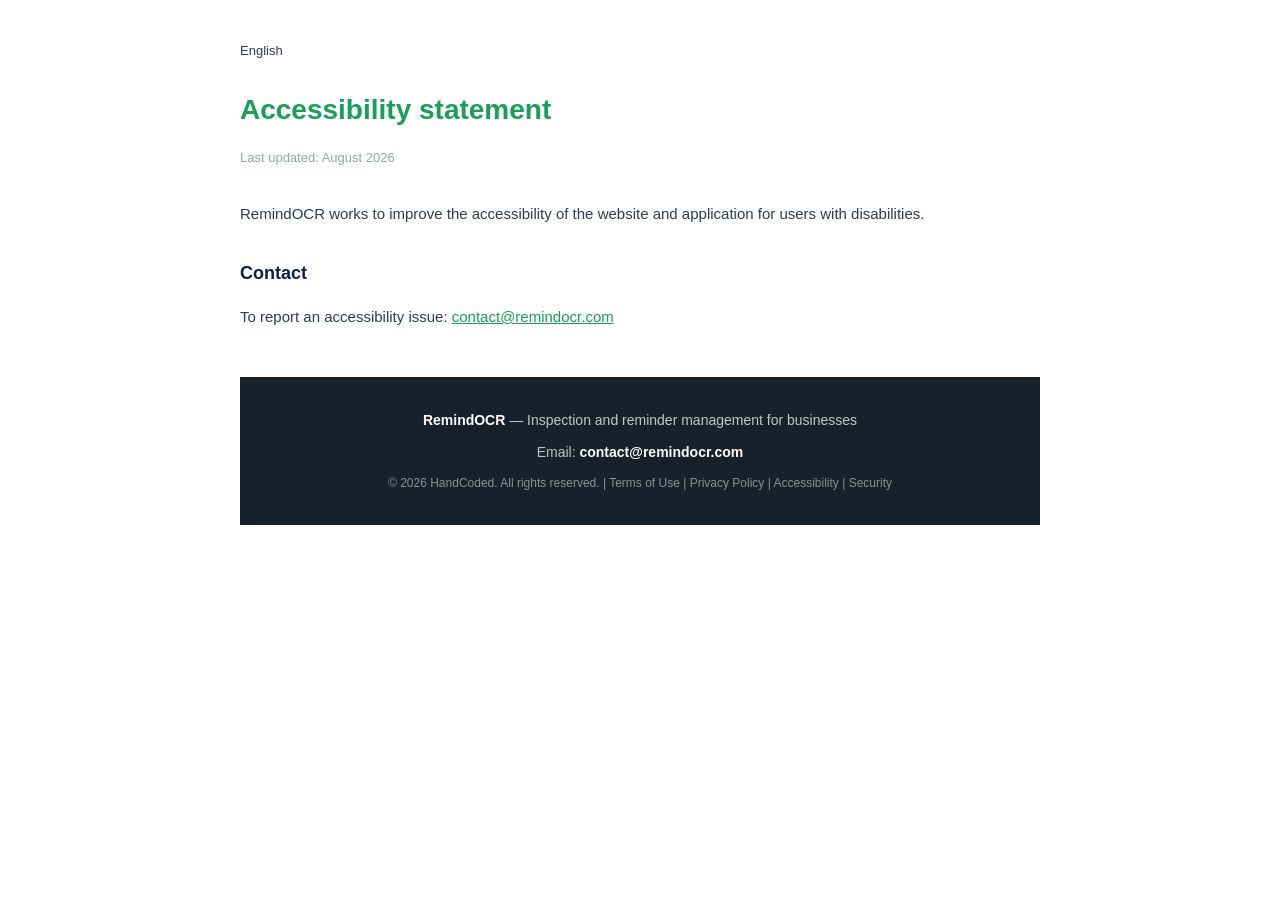
<file: en/accessibility.html>
<!DOCTYPE html>
<html lang="en" dir="ltr">
<head>
  <meta charset="UTF-8" />
  <meta name="viewport" content="width=device-width, initial-scale=1.0" />
  <title>Accessibility — RemindOCR</title>
  <meta name="description" content="RemindOCR accessibility statement and how to report an accessibility issue." />
  <link rel="canonical" href="https://remindocr.com/en/accessibility" />
  <link rel="alternate" hreflang="he" href="https://remindocr.com/accessibility" />
  <link rel="alternate" hreflang="en" href="https://remindocr.com/en/accessibility" />
  <meta name="robots" content="index,follow" />
  <style>
    html { color-scheme: light; }
    body { font-family: 'Segoe UI', Arial, sans-serif; max-width: 800px; margin: 40px auto; padding: 0 24px; color: #2c3e50; line-height: 1.7; background: #fff; }
    h1 { color: #18a058; font-size: 28px; margin-bottom: 8px; }
    h2 { font-size: 18px; margin-top: 32px; color: #0d1f4c; }
    p, li { font-size: 15px; }
    .updated { color: #95a5a6; font-size: 13px; margin-bottom: 32px; }
    a { color: #18a058; }
    .lang { font-size: 13px; margin-bottom: 24px; }
  </style>
</head>
<body>
  <p class="lang">English</p>
  <h1>Accessibility statement</h1>
  <p class="updated">Last updated: August 2026</p>
  <p>RemindOCR works to improve the accessibility of the website and application for users with disabilities.</p>
  <h2>Contact</h2>
  <p>To report an accessibility issue: <a href="mailto:contact@remindocr.com">contact@remindocr.com</a></p>

  <footer style="margin-top:48px;padding:32px 24px;text-align:center;background:#17212b;color:rgba(255,255,255,0.75);font-size:14px;font-family:'Segoe UI',Arial,sans-serif;">
    <strong style="color:#fff;">RemindOCR</strong> — Inspection and reminder management for businesses
    <div style="margin-top:8px;color:rgba(255,255,255,0.72);">
      Email: <a href="mailto:contact@remindocr.com" style="color:#fff;text-decoration:none;font-weight:600;">contact@remindocr.com</a>
    </div>
    <div style="margin-top:8px;font-size:12px;color:rgba(255,255,255,0.5);">
      © 2026 HandCoded. All rights reserved. |
      <a href="/en/terms" style="color:rgba(255,255,255,0.5);text-decoration:none;">Terms of Use</a> |
      <a href="/en/privacy" style="color:rgba(255,255,255,0.5);text-decoration:none;">Privacy Policy</a> |
      <a href="/en/accessibility" style="color:rgba(255,255,255,0.5);text-decoration:none;">Accessibility</a> |
      <a href="/en/security" style="color:rgba(255,255,255,0.5);text-decoration:none;">Security</a>
    </div>
  </footer>
</body>
</html>
</file>
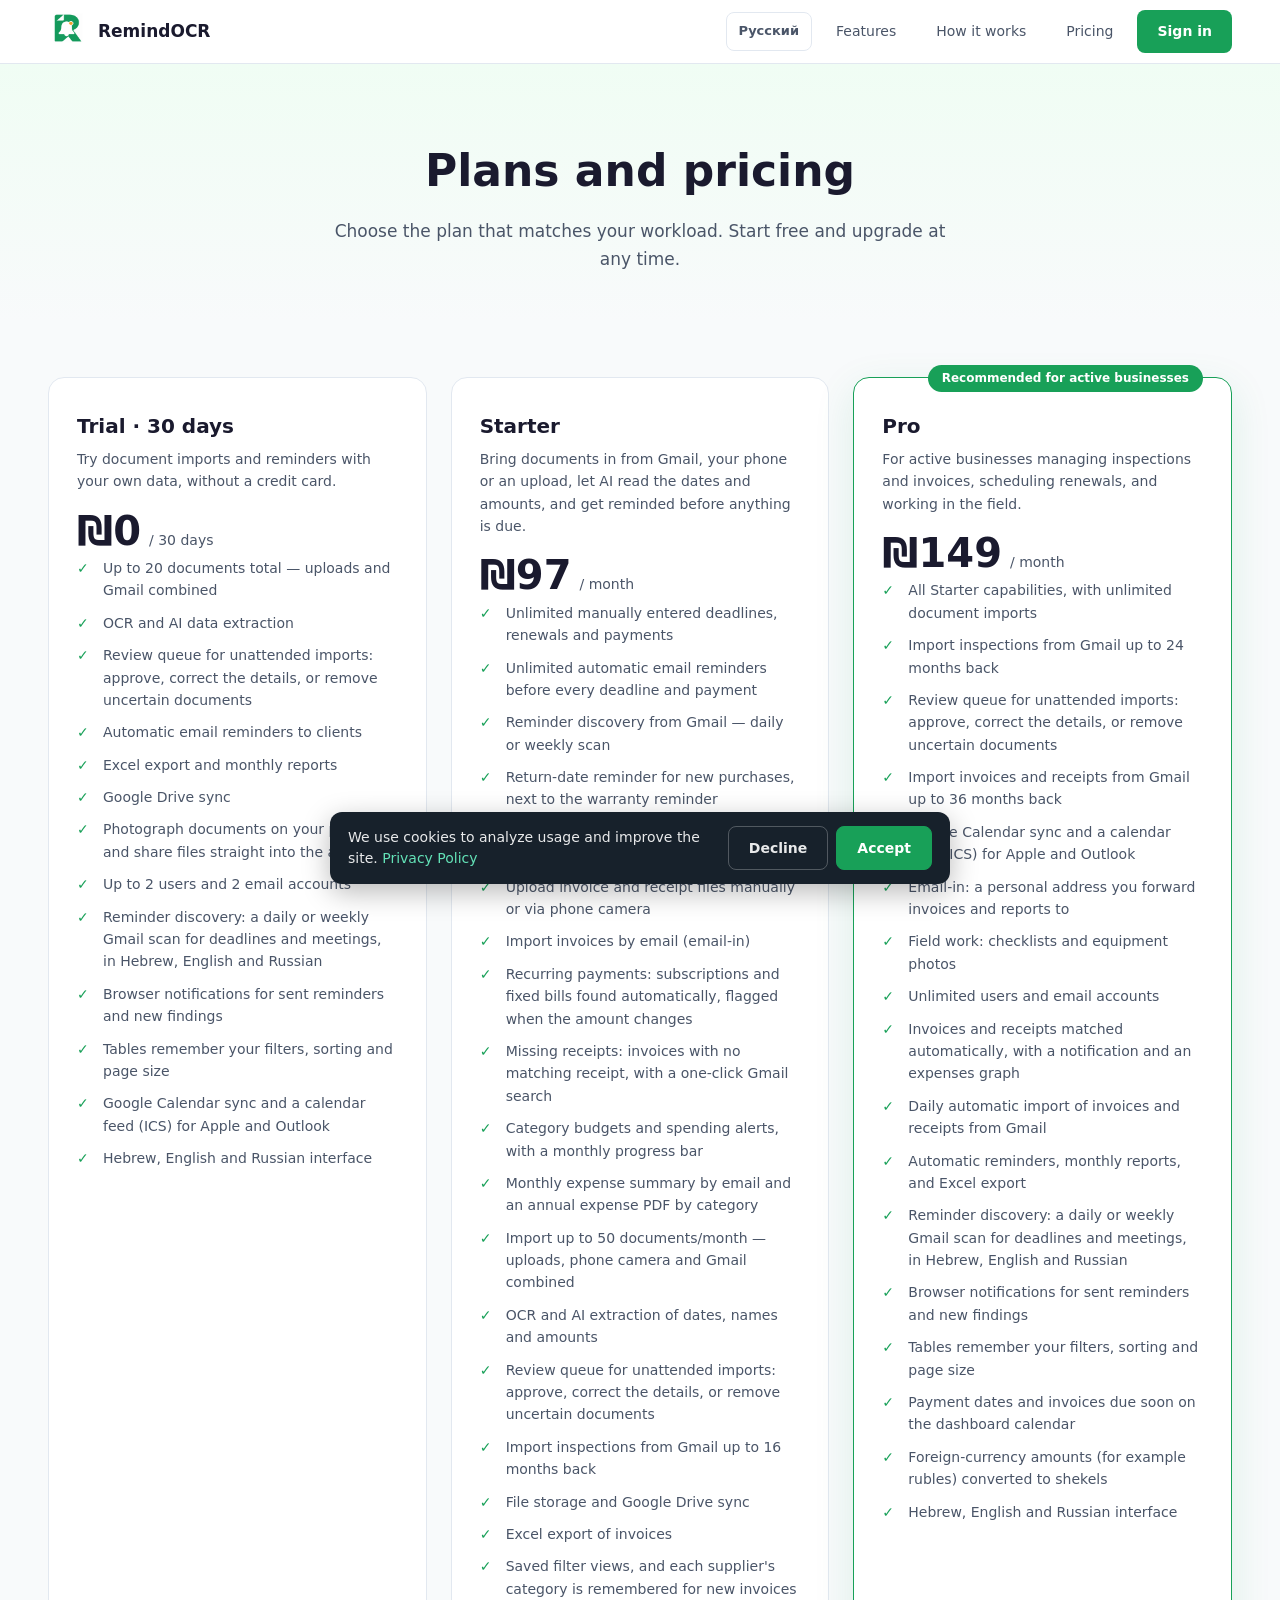
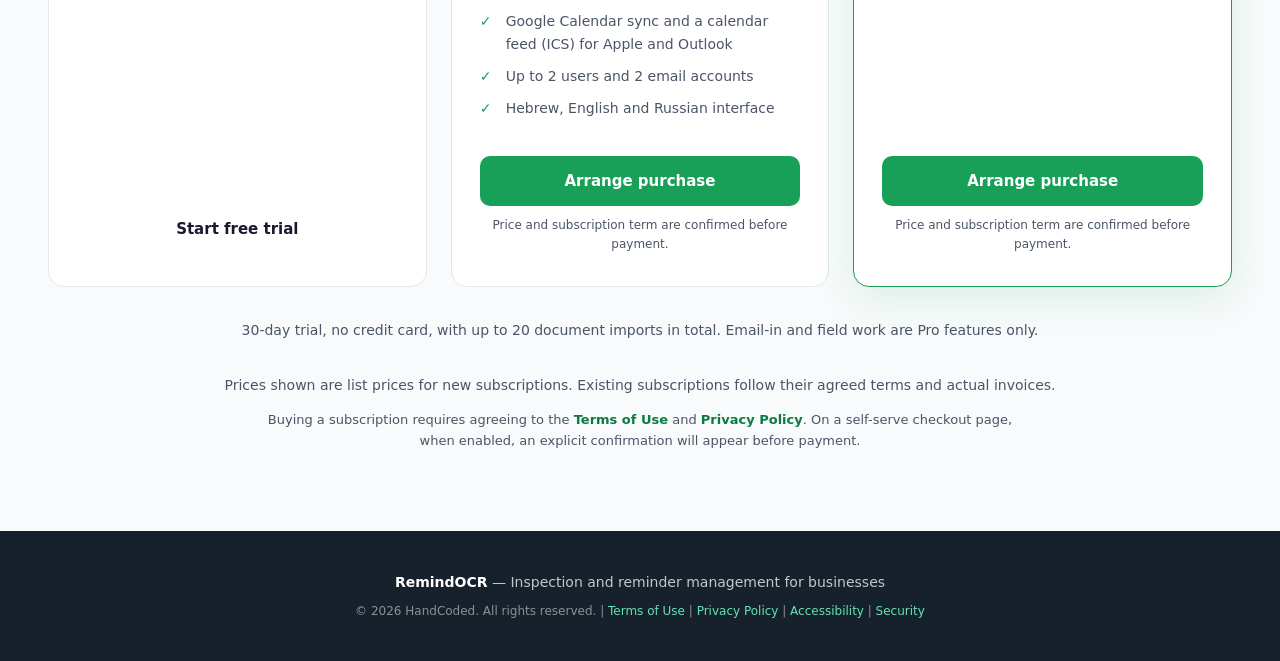
<file: en/pricing.html>
<!DOCTYPE html>
<html lang="en" dir="ltr">
<head>
  <!-- Google tag (gtag.js) — skipped on localhost/local previews -->
  <script>
    if (!["localhost", "127.0.0.1"].includes(window.location.hostname)) {
      var gaScript = document.createElement("script");
      gaScript.async = true;
      gaScript.src = "https://www.googletagmanager.com/gtag/js?id=G-CV5TGV9V2X";
      document.head.appendChild(gaScript);

      window.dataLayer = window.dataLayer || [];
      function gtag(){dataLayer.push(arguments);}
      // Consent Mode v2: deny until the visitor chooses. wait_for_update holds the
      // first hits briefly so a stored "granted" is applied before anything sends.
      gtag('consent', 'default', {
        'ad_user_data': 'denied',
        'ad_personalization': 'denied',
        'ad_storage': 'denied',
        'analytics_storage': 'denied',
        'wait_for_update': 500
      });
      try {
        if (localStorage.getItem('ga_consent') === 'granted') {
          gtag('consent', 'update', {
            'ad_user_data': 'granted',
            'ad_personalization': 'granted',
            'ad_storage': 'granted',
            'analytics_storage': 'granted'
          });
        }
      } catch (e) {}
      gtag('js', new Date());
      gtag('config', 'G-CV5TGV9V2X');
    }
  </script>

  <meta charset="UTF-8" />
  <meta name="viewport" content="width=device-width, initial-scale=1.0" />
  <title>Pricing — RemindOCR</title>
  <meta name="description" content="RemindOCR plans for inspection reports, invoices, documents, automatic reminders, Google Calendar sync, and Google Drive sync." />
  <link rel="canonical" href="https://remindocr.com/en/pricing" />
  <link rel="alternate" hreflang="he" href="https://remindocr.com/pricing" />
  <link rel="alternate" hreflang="en" href="https://remindocr.com/en/pricing" />
  <link rel="alternate" hreflang="ru" href="https://remindocr.com/ru/pricing" />
  <meta name="robots" content="index,follow" />

  <meta property="fb:app_id" content="935630732930743" />
  <meta property="og:type" content="website" />
  <meta property="og:site_name" content="RemindOCR" />
  <meta property="og:locale" content="en_US" />
  <meta property="og:url" content="https://remindocr.com/en/pricing" />
  <meta property="og:title" content="Pricing — RemindOCR" />
  <meta property="og:description" content="RemindOCR plans for inspection reports, invoices, documents, automatic reminders, Google Calendar sync, and Google Drive sync." />

  <meta name="theme-color" content="#18a058" />
  <link rel="icon" type="image/png" sizes="32x32" href="../favicon-32-v2.png" />
  <link rel="icon" type="image/png" sizes="192x192" href="../icon-192-v2.png" />
  <link rel="icon" type="image/png" sizes="512x512" href="../icon-512-v2.png" />
  <link rel="icon" type="image/svg+xml" href="../favicon-v2.svg" />
  <link rel="apple-touch-icon" href="../apple-touch-icon-v2.png" />
  <meta property="og:image" content="https://remindocr.com/og-image.png" />
  <style>
    *, *::before, *::after { box-sizing: border-box; margin: 0; padding: 0; }

    :root {
      --brand: #18a058;
      --brand-dark: #0c7a43;
      --brand-light: rgba(24,160,88,0.1);
      --text: #1a1a2e;
      --text-2: #4a5568;
      --bg: #f8fafb;
      --white: #ffffff;
      --border: #e2e8f0;
      --radius: 16px;
    }

    html { scroll-behavior: smooth; }

    body {
      font-family: 'Segoe UI', system-ui, sans-serif;
      background: var(--bg);
      color: var(--text);
      line-height: 1.6;
      overflow-x: hidden;
    }

    nav {
      position: fixed;
      top: 0; right: 0; left: 0;
      z-index: 20;
      height: 64px;
      padding: 0 48px;
      display: flex;
      align-items: center;
      justify-content: space-between;
      background: rgba(255,255,255,0.92);
      border-bottom: 1px solid var(--border);
      backdrop-filter: blur(12px);
    }

    .nav-brand {
      display: inline-flex;
      align-items: center;
      gap: 10px;
      color: var(--text);
      text-decoration: none;
    }
    .nav-brand__logo { width: 40px; height: 40px; border-radius: 10px; object-fit: cover; }
    .nav-brand__text { font-size: 17px; font-weight: 700; }

    .nav-links { display: flex; align-items: center; gap: 8px; }
    .nav-links a {
      padding: 8px 16px;
      border-radius: 8px;
      color: var(--text-2);
      font-size: 14px;
      text-decoration: none;
      transition: background 0.15s, color 0.15s;
    }
    .nav-links a:hover { background: var(--brand-light); color: var(--brand); }
    .nav-cta {
      padding: 10px 20px !important;
      background: var(--brand);
      color: #fff !important;
      font-weight: 700;
    }
    .nav-cta:hover { background: var(--brand-dark); color: #fff !important; }
    .nav-lang {
      padding: 8px 12px !important;
      font-size: 13px !important;
      font-weight: 600;
      border: 1px solid var(--border);
      background: transparent !important;
      color: var(--text-2) !important;
    }
    .nav-lang:hover {
      background: var(--brand-light) !important;
      color: var(--brand) !important;
    }

    .page { padding-top: 64px; }

    .plans-hero {
      background: linear-gradient(180deg, #f0fdf4 0%, var(--bg) 100%);
      padding: 72px 48px 48px;
      text-align: center;
    }
    .plans-hero h1 {
      font-size: clamp(30px, 4vw, 44px);
      font-weight: 800;
      margin-bottom: 12px;
    }
    .plans-hero p {
      max-width: 620px;
      margin: 0 auto;
      color: var(--text-2);
      font-size: 17px;
    }

    section { width: min(1320px, 100%); margin: 0 auto; padding: 56px 48px 80px; }

    footer {
      background: #17212b;
      color: rgba(255,255,255,0.75);
      padding: 40px 48px;
      text-align: center;
      font-size: 14px;
    }
    footer strong { color: #fff; }
    footer .site-footer__legal {
      margin-top: 8px;
      font-size: 12px;
      color: rgba(255,255,255,0.5);
    }
    footer .site-footer__legal a {
      color: #63e2b7;
      text-decoration: none;
    }
    footer .site-footer__legal a:hover {
      color: #8fecd0;
      text-decoration: underline;
    }

    /* Between the four-across and the single-column layouts, auto-fit would
       settle on three and leave the fourth plan alone on its own row. Force two
       even columns across that band instead. */
    @media (max-width: 1080px) and (min-width: 901px) {
    }

    @media (max-width: 900px) {
      nav { height: auto; min-height: 58px; padding: 10px 16px; }
      .nav-links a:not(.nav-cta):not(.nav-lang) { display: none; }
      .plans-hero { padding: 48px 20px 32px; }
      section { padding: 40px 20px 56px; }
      footer { padding: 32px 20px; }
    }
  </style>
    <link href="/assets/pricing.css" rel="stylesheet"/>
</head>
<body>

<nav>
  <a class="nav-brand" href="/en">
    <picture>
      <source media="(prefers-color-scheme: dark)" srcset="../remindocr-logo-dark.png" />
      <img class="nav-brand__logo" src="../remindocr-logo-light.png" alt="" />
    </picture>
    <span class="nav-brand__text">RemindOCR</span>
  </a>
  <div class="nav-links">
    <a class="nav-lang" href="/ru/pricing" hreflang="ru" lang="ru">Русский</a>
    <a href="/en#features">Features</a>
    <a href="/en#how">How it works</a>
    <a href="/en/pricing">Pricing</a>
    <a class="nav-cta" href="https://app.remindocr.com/en/login">Sign in</a>
  </div>
</nav>

<div class="page">
  <div class="plans-hero">
    <h1>Plans and pricing</h1>
    <p>Choose the plan that matches your workload. Start free and upgrade at any time.</p>
  </div>

  <section>
      <div data-pricing-catalog>
          <!-- pricing:start -->
<div class="plans-grid"><article class="plan" data-plan="trial">

      <h2 class="plan__name">Trial · 30 days</h2>
      <p class="plan__blurb">Try document imports and reminders with your own data, without a credit card.</p>
      <div class="plan__price"><strong>$0</strong><span class="plan__price-period">/ 30 days</span></div>
      <ul class="plan__features"><li>Up to 20 documents total — uploads and Gmail combined</li><li>OCR and AI data extraction</li><li>Review queue for unattended imports: approve, correct the details, or remove uncertain documents</li><li>Automatic email reminders to clients</li><li>Excel export and monthly reports</li><li>Google Drive sync</li><li>Photograph documents on your phone and share files straight into the app</li><li>Up to 2 users and 2 email accounts</li><li>Reminder discovery: a daily or weekly Gmail scan for deadlines and meetings, in Hebrew, English and Russian</li><li>Browser notifications for sent reminders and new findings</li><li>Tables remember your filters, sorting and page size</li><li>Google Calendar sync and a calendar feed (ICS) for Apple and Outlook</li><li>Hebrew, English and Russian interface</li></ul>
      <a class="plan__cta plan__cta--ghost" href="https://app.remindocr.com/en/login?tab=register">Start free trial</a>

    </article>
<article class="plan" data-plan="basic">

      <h2 class="plan__name">Starter</h2>
      <p class="plan__blurb">Bring documents in from Gmail, your phone or an upload, let AI read the dates and amounts, and get reminded before anything is due.</p>
      <div class="plan__price"><strong>₪97</strong><span class="plan__price-period">/ month</span></div>
      <ul class="plan__features"><li>Unlimited manually entered deadlines, renewals and payments</li><li>Unlimited automatic email reminders before every deadline and payment</li><li>Reminder discovery from Gmail — daily or weekly scan</li><li>Return-date reminder for new purchases, next to the warranty reminder</li><li>Invoice import from Gmail — up to 12 months back</li><li>Upload invoice and receipt files manually or via phone camera</li><li>Import invoices by email (email-in)</li><li>Recurring payments: subscriptions and fixed bills found automatically, flagged when the amount changes</li><li>Missing receipts: invoices with no matching receipt, with a one-click Gmail search</li><li>Category budgets and spending alerts, with a monthly progress bar</li><li>Monthly expense summary by email and an annual expense PDF by category</li><li>Import up to 50 documents/month — uploads, phone camera and Gmail combined</li><li>OCR and AI extraction of dates, names and amounts</li><li>Review queue for unattended imports: approve, correct the details, or remove uncertain documents</li><li>Import inspections from Gmail up to 16 months back</li><li>File storage and Google Drive sync</li><li>Excel export of invoices</li><li>Saved filter views, and each supplier&#39;s category is remembered for new invoices</li><li>Google Calendar sync and a calendar feed (ICS) for Apple and Outlook</li><li>Up to 2 users and 2 email accounts</li><li>Hebrew, English and Russian interface</li></ul>
      <a class="plan__cta plan__cta--primary" href="https://wa.me/972554605328?text=Hi%2C%20I%20would%20like%20to%20purchase%20the%20RemindOCR%20Starter%20plan." target="_blank" rel="noopener noreferrer">Arrange purchase</a>
      <p class="plan__soon-note">Price and subscription term are confirmed before payment.</p>
    </article>
<article class="plan plan--highlighted" data-plan="business">
      <span class="plan__badge">Recommended for active businesses</span>
      <h2 class="plan__name">Pro</h2>
      <p class="plan__blurb">For active businesses managing inspections and invoices, scheduling renewals, and working in the field.</p>
      <div class="plan__price"><strong>₪149</strong><span class="plan__price-period">/ month</span></div>
      <ul class="plan__features"><li>All Starter capabilities, with unlimited document imports</li><li>Import inspections from Gmail up to 24 months back</li><li>Review queue for unattended imports: approve, correct the details, or remove uncertain documents</li><li>Import invoices and receipts from Gmail up to 36 months back</li><li>Google Calendar sync and a calendar feed (ICS) for Apple and Outlook</li><li>Email-in: a personal address you forward invoices and reports to</li><li>Field work: checklists and equipment photos</li><li>Unlimited users and email accounts</li><li>Invoices and receipts matched automatically, with a notification and an expenses graph</li><li>Daily automatic import of invoices and receipts from Gmail</li><li>Automatic reminders, monthly reports, and Excel export</li><li>Reminder discovery: a daily or weekly Gmail scan for deadlines and meetings, in Hebrew, English and Russian</li><li>Browser notifications for sent reminders and new findings</li><li>Tables remember your filters, sorting and page size</li><li>Payment dates and invoices due soon on the dashboard calendar</li><li>Foreign-currency amounts (for example rubles) converted to shekels</li><li>Hebrew, English and Russian interface</li></ul>
      <a class="plan__cta plan__cta--primary" href="https://wa.me/972554605328?text=Hi%2C%20I%20would%20like%20to%20purchase%20the%20RemindOCR%20Pro%20plan." target="_blank" rel="noopener noreferrer">Arrange purchase</a>
      <p class="plan__soon-note">Price and subscription term are confirmed before payment.</p>
    </article></div>
    <p class="plans-note">30-day trial, no credit card, with up to 20 document imports in total. Email-in and field work are Pro features only.</p>
    <p class="plans-note">Prices shown are list prices for new subscriptions. Existing subscriptions follow their agreed terms and actual invoices.</p>
<!-- pricing:end -->
      </div>
    <p class="plans-legal-note">
      Buying a subscription requires agreeing to the <a href="/en/terms">Terms of Use</a> and <a href="/en/privacy">Privacy Policy</a>.
      On a self-serve checkout page, when enabled, an explicit confirmation will appear before payment.
    </p>
  </section>
</div>

<footer>
  <strong>RemindOCR</strong> — Inspection and reminder management for businesses
  <div class="site-footer__legal">
    © 2026 HandCoded. All rights reserved. |
    <a href="/en/terms">Terms of Use</a> |
    <a href="/en/privacy">Privacy Policy</a> |
    <a href="/en/accessibility">Accessibility</a> |
    <a href="/en/security">Security</a>
  </div>
</footer>


<!-- Cookie consent banner -->
<div id="cookie-consent" class="cookie-consent" hidden>
  <p class="cookie-consent__text">
    We use cookies to analyze usage and improve the site.
    <a href="/en/privacy">Privacy Policy</a>
  </p>
  <div class="cookie-consent__actions">
    <button type="button" id="cookie-decline" class="cookie-consent__btn">Decline</button>
    <button type="button" id="cookie-accept" class="cookie-consent__btn cookie-consent__btn--primary">Accept</button>
  </div>
</div>
<style>
  /* [hidden] only applies display:none via the UA sheet, which a class rule
     outranks — without this the banner stays on screen after the choice. */
  .cookie-consent[hidden] { display: none !important; }
  .cookie-consent {
    position: fixed; inset-inline: 16px; bottom: 16px; z-index: 9999;
    max-width: 620px; margin-inline: auto;
    display: flex; flex-wrap: wrap; align-items: center; justify-content: space-between; gap: 12px;
    background: #17212b; color: rgba(255,255,255,0.9);
    border-radius: 12px; padding: 14px 18px;
    box-shadow: 0 8px 28px rgba(0,0,0,0.28);
    font-family: 'Segoe UI', system-ui, sans-serif; font-size: 14px;
  }
  .cookie-consent__text { margin: 0; flex: 1 1 260px; line-height: 1.5; }
  .cookie-consent__text a { color: #63e2b7; text-decoration: none; }
  .cookie-consent__text a:hover { text-decoration: underline; }
  .cookie-consent__actions { display: flex; gap: 8px; flex: 0 0 auto; }
  @media (max-width: 460px) {
    .cookie-consent__actions { width: 100%; }
    .cookie-consent__btn { flex: 1 1 0; }
  }
  .cookie-consent__btn {
    border: 1px solid rgba(255,255,255,0.25); background: transparent;
    color: inherit; border-radius: 8px; padding: 10px 20px;
    font: inherit; font-weight: 600; cursor: pointer;
    /* 44px is the minimum comfortable touch target on mobile. */
    min-height: 44px; min-width: 88px;
  }
  .cookie-consent__btn:hover { background: rgba(255,255,255,0.08); }
  .cookie-consent__btn--primary { background: #18a058; border-color: #18a058; color: #fff; }
  .cookie-consent__btn--primary:hover { background: #36ad6a; }
</style>
<script>
  (function () {
    var el = document.getElementById('cookie-consent');
    if (!el) return;
    var stored = null;
    try { stored = localStorage.getItem('ga_consent'); } catch (e) {}
    if (!stored) el.hidden = false;

    function decide(value) {
      try { localStorage.setItem('ga_consent', value); } catch (e) {}
      if (typeof gtag === 'function') {
        var granted = value === 'granted';
        gtag('consent', 'update', {
          'ad_user_data': granted ? 'granted' : 'denied',
          'ad_personalization': granted ? 'granted' : 'denied',
          'ad_storage': granted ? 'granted' : 'denied',
          'analytics_storage': granted ? 'granted' : 'denied'
        });
      }
      el.hidden = true;
    }
    document.getElementById('cookie-accept').addEventListener('click', function () { decide('granted'); });
    document.getElementById('cookie-decline').addEventListener('click', function () { decide('denied'); });
  })();
</script>
<script src="/assets/pricing.mjs" type="module"></script>
</body>
</html>
</file>
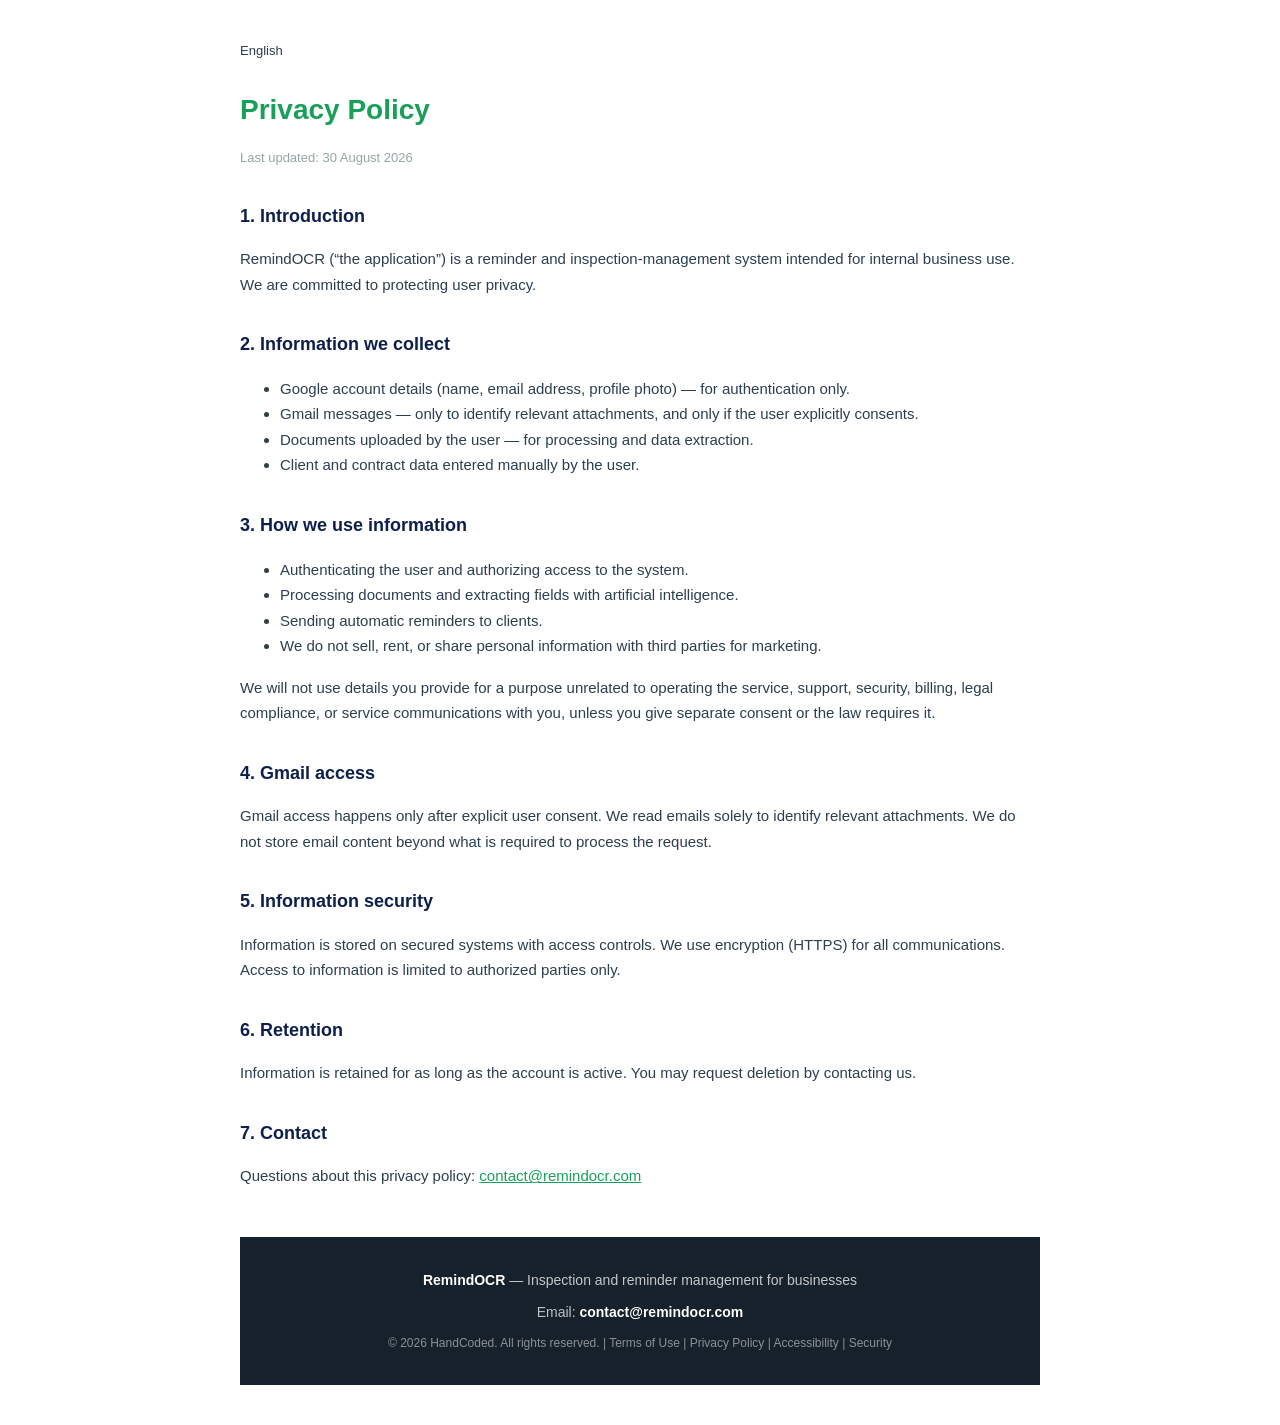
<file: en/privacy.html>
<!DOCTYPE html>
<html lang="en" dir="ltr">
<head>
  <meta charset="UTF-8" />
  <meta name="viewport" content="width=device-width, initial-scale=1.0" />
  <title>Privacy Policy — RemindOCR</title>
  <meta name="description" content="How RemindOCR collects, uses, and protects account, document, and Gmail data." />
  <link rel="canonical" href="https://remindocr.com/en/privacy" />
  <link rel="alternate" hreflang="he" href="https://remindocr.com/privacy" />
  <link rel="alternate" hreflang="en" href="https://remindocr.com/en/privacy" />
  <meta name="robots" content="index,follow" />
  <style>
    html { color-scheme: light; }
    body { font-family: 'Segoe UI', Arial, sans-serif; max-width: 800px; margin: 40px auto; padding: 0 24px; color: #2c3e50; line-height: 1.7; background: #fff; }
    h1 { color: #18a058; font-size: 28px; margin-bottom: 8px; }
    h2 { font-size: 18px; margin-top: 32px; color: #0d1f4c; }
    p, li { font-size: 15px; }
    .updated { color: #95a5a6; font-size: 13px; margin-bottom: 32px; }
    a { color: #18a058; }
    .lang { font-size: 13px; margin-bottom: 24px; }
  </style>
</head>
<body>
  <p class="lang">English</p>
  <h1>Privacy Policy</h1>
  <p class="updated">Last updated: 30 August 2026</p>

  <h2>1. Introduction</h2>
  <p>RemindOCR (“the application”) is a reminder and inspection-management system intended for internal business use. We are committed to protecting user privacy.</p>

  <h2>2. Information we collect</h2>
  <ul>
    <li>Google account details (name, email address, profile photo) — for authentication only.</li>
    <li>Gmail messages — only to identify relevant attachments, and only if the user explicitly consents.</li>
    <li>Documents uploaded by the user — for processing and data extraction.</li>
    <li>Client and contract data entered manually by the user.</li>
  </ul>

  <h2>3. How we use information</h2>
  <ul>
    <li>Authenticating the user and authorizing access to the system.</li>
    <li>Processing documents and extracting fields with artificial intelligence.</li>
    <li>Sending automatic reminders to clients.</li>
    <li>We do not sell, rent, or share personal information with third parties for marketing.</li>
  </ul>
  <p>We will not use details you provide for a purpose unrelated to operating the service, support, security, billing, legal compliance, or service communications with you, unless you give separate consent or the law requires it.</p>

  <h2>4. Gmail access</h2>
  <p>Gmail access happens only after explicit user consent. We read emails solely to identify relevant attachments. We do not store email content beyond what is required to process the request.</p>

  <h2>5. Information security</h2>
  <p>Information is stored on secured systems with access controls. We use encryption (HTTPS) for all communications. Access to information is limited to authorized parties only.</p>

  <h2>6. Retention</h2>
  <p>Information is retained for as long as the account is active. You may request deletion by contacting us.</p>

  <h2>7. Contact</h2>
  <p>Questions about this privacy policy: <a href="mailto:contact@remindocr.com">contact@remindocr.com</a></p>

  <footer style="margin-top:48px;padding:32px 24px;text-align:center;background:#17212b;color:rgba(255,255,255,0.75);font-size:14px;font-family:'Segoe UI',Arial,sans-serif;">
    <strong style="color:#fff;">RemindOCR</strong> — Inspection and reminder management for businesses
    <div style="margin-top:8px;color:rgba(255,255,255,0.72);">
      Email: <a href="mailto:contact@remindocr.com" style="color:#fff;text-decoration:none;font-weight:600;">contact@remindocr.com</a>
    </div>
    <div style="margin-top:8px;font-size:12px;color:rgba(255,255,255,0.5);">
      © 2026 HandCoded. All rights reserved. |
      <a href="/en/terms" style="color:rgba(255,255,255,0.5);text-decoration:none;">Terms of Use</a> |
      <a href="/en/privacy" style="color:rgba(255,255,255,0.5);text-decoration:none;">Privacy Policy</a> |
      <a href="/en/accessibility" style="color:rgba(255,255,255,0.5);text-decoration:none;">Accessibility</a> |
      <a href="/en/security" style="color:rgba(255,255,255,0.5);text-decoration:none;">Security</a>
    </div>
  </footer>
</body>
</html>
</file>
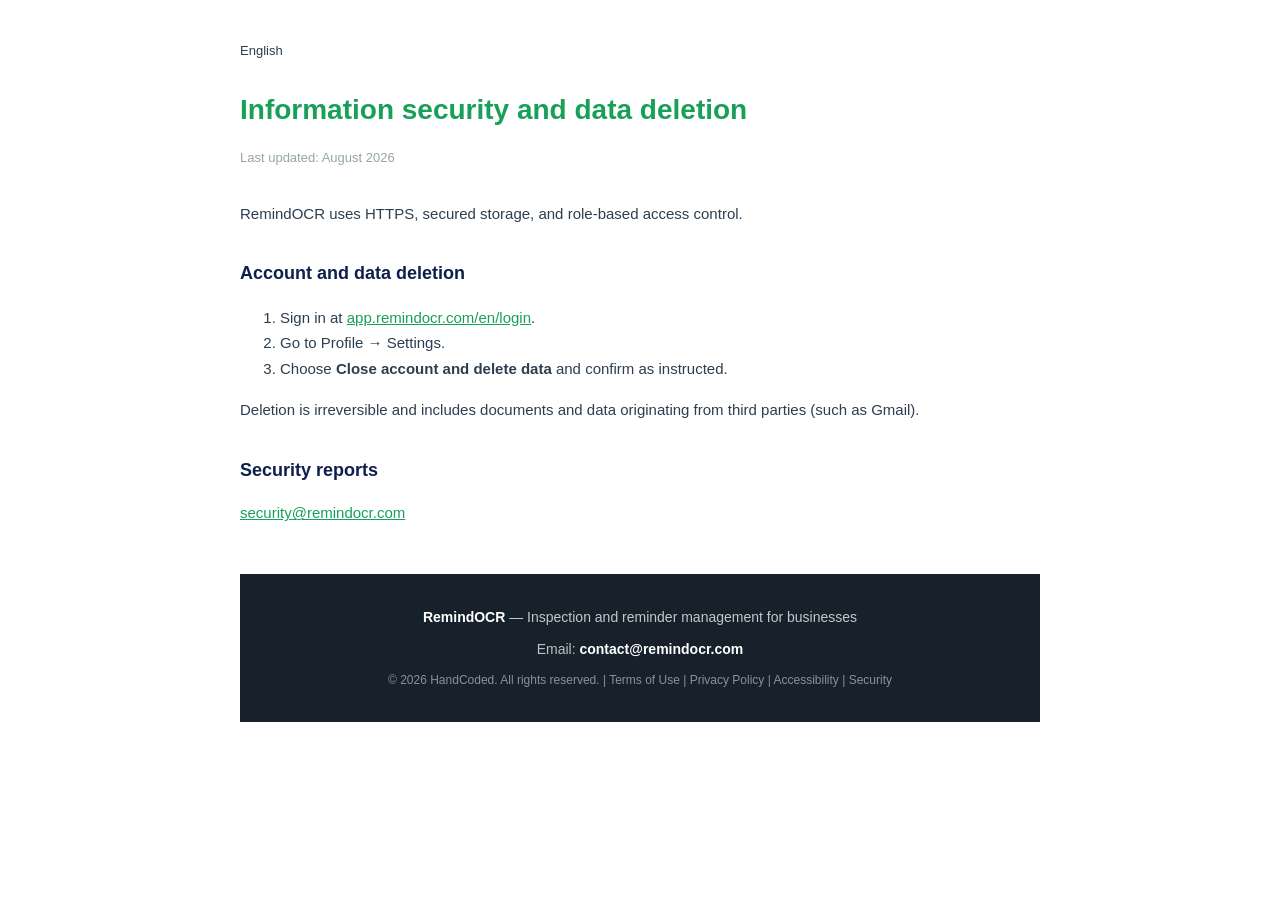
<file: en/security.html>
<!DOCTYPE html>
<html lang="en" dir="ltr">
<head>
  <meta charset="UTF-8" />
  <meta name="viewport" content="width=device-width, initial-scale=1.0" />
  <title>Security — RemindOCR</title>
  <meta name="description" content="RemindOCR information security practices and how to delete your account and data." />
  <link rel="canonical" href="https://remindocr.com/en/security" />
  <link rel="alternate" hreflang="he" href="https://remindocr.com/security" />
  <link rel="alternate" hreflang="en" href="https://remindocr.com/en/security" />
  <meta name="robots" content="index,follow" />
  <style>
    html { color-scheme: light; }
    body { font-family: 'Segoe UI', Arial, sans-serif; max-width: 800px; margin: 40px auto; padding: 0 24px; color: #2c3e50; line-height: 1.7; background: #fff; }
    h1 { color: #18a058; font-size: 28px; margin-bottom: 8px; }
    h2 { font-size: 18px; margin-top: 32px; color: #0d1f4c; }
    p, li { font-size: 15px; }
    .updated { color: #95a5a6; font-size: 13px; margin-bottom: 32px; }
    a { color: #18a058; }
    .lang { font-size: 13px; margin-bottom: 24px; }
  </style>
</head>
<body>
  <p class="lang">English</p>
  <h1>Information security and data deletion</h1>
  <p class="updated">Last updated: August 2026</p>
  <p>RemindOCR uses HTTPS, secured storage, and role-based access control.</p>
  <h2>Account and data deletion</h2>
  <ol>
    <li>Sign in at <a href="https://app.remindocr.com/en/login">app.remindocr.com/en/login</a>.</li>
    <li>Go to Profile → Settings.</li>
    <li>Choose <strong>Close account and delete data</strong> and confirm as instructed.</li>
  </ol>
  <p>Deletion is irreversible and includes documents and data originating from third parties (such as Gmail).</p>
  <h2>Security reports</h2>
  <p><a href="mailto:security@remindocr.com">security@remindocr.com</a></p>

  <footer style="margin-top:48px;padding:32px 24px;text-align:center;background:#17212b;color:rgba(255,255,255,0.75);font-size:14px;font-family:'Segoe UI',Arial,sans-serif;">
    <strong style="color:#fff;">RemindOCR</strong> — Inspection and reminder management for businesses
    <div style="margin-top:8px;color:rgba(255,255,255,0.72);">
      Email: <a href="mailto:contact@remindocr.com" style="color:#fff;text-decoration:none;font-weight:600;">contact@remindocr.com</a>
    </div>
    <div style="margin-top:8px;font-size:12px;color:rgba(255,255,255,0.5);">
      © 2026 HandCoded. All rights reserved. |
      <a href="/en/terms" style="color:rgba(255,255,255,0.5);text-decoration:none;">Terms of Use</a> |
      <a href="/en/privacy" style="color:rgba(255,255,255,0.5);text-decoration:none;">Privacy Policy</a> |
      <a href="/en/accessibility" style="color:rgba(255,255,255,0.5);text-decoration:none;">Accessibility</a> |
      <a href="/en/security" style="color:rgba(255,255,255,0.5);text-decoration:none;">Security</a>
    </div>
  </footer>
</body>
</html>
</file>
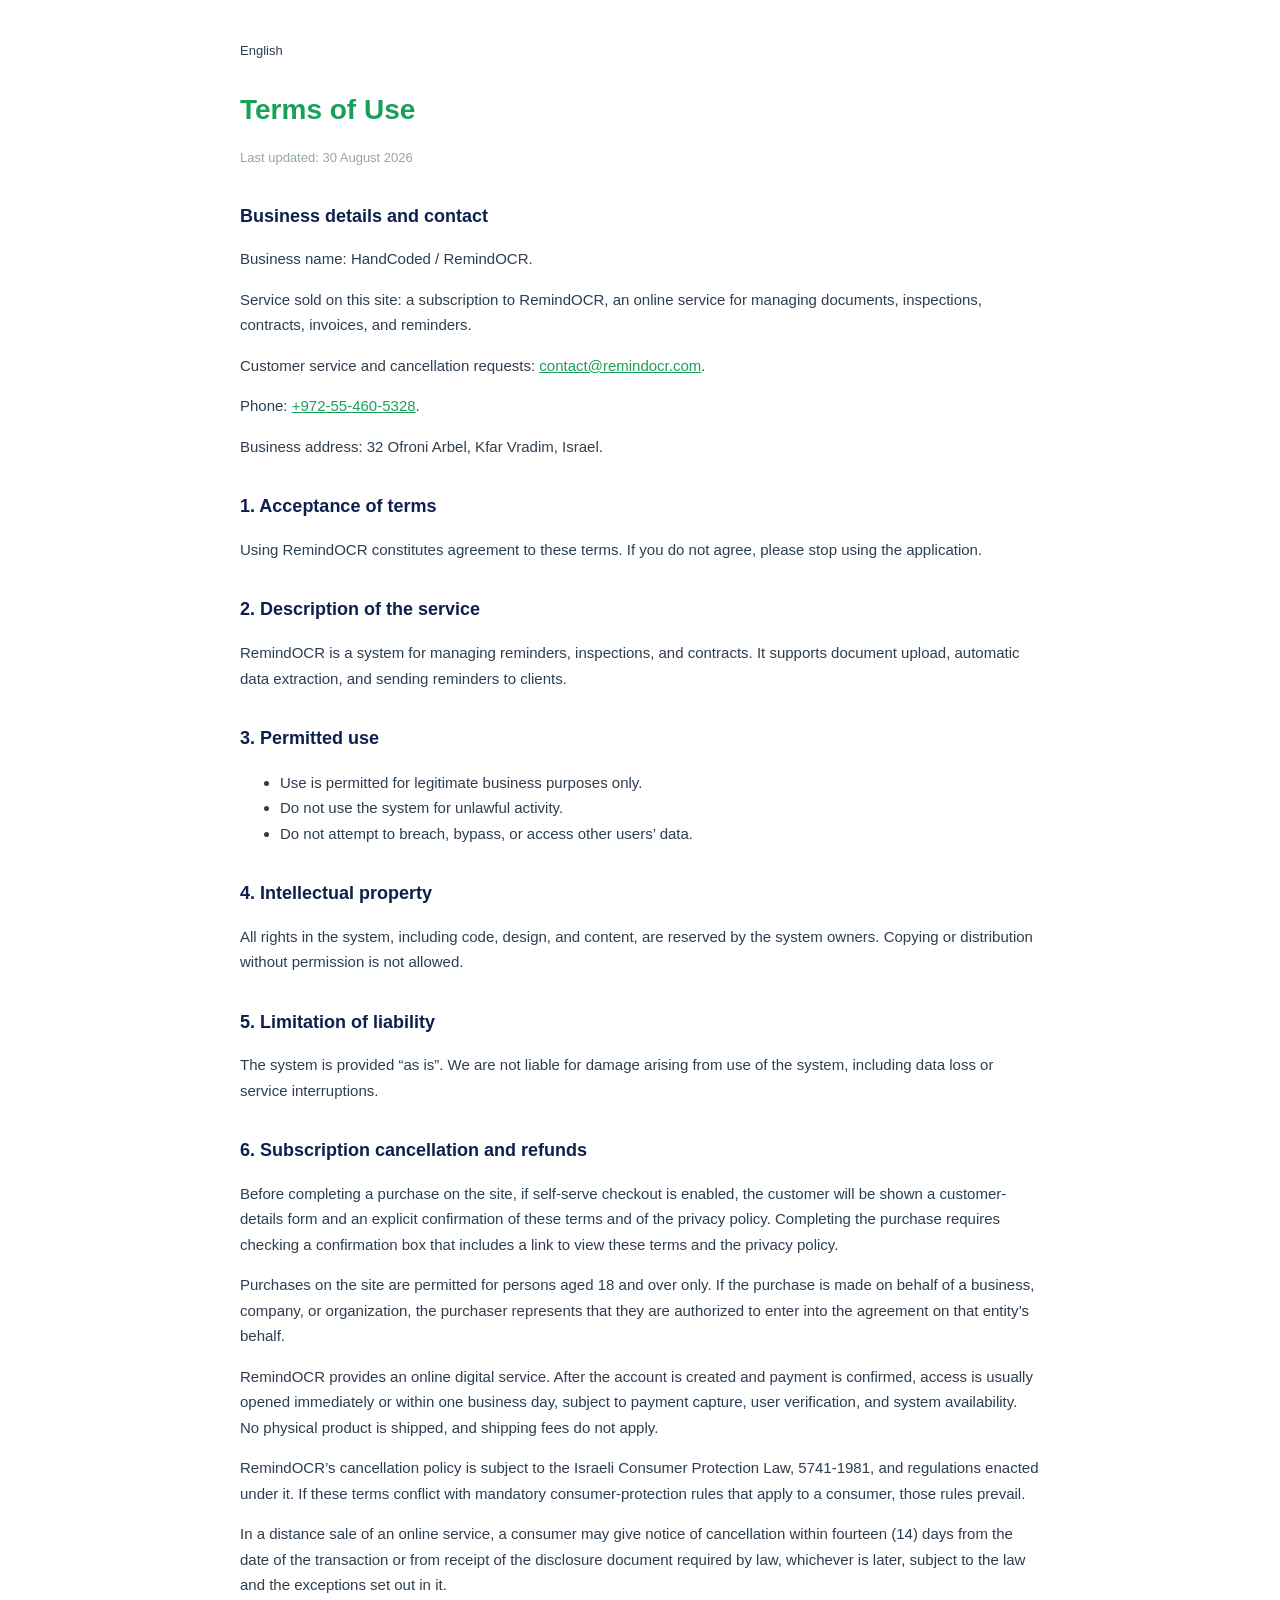
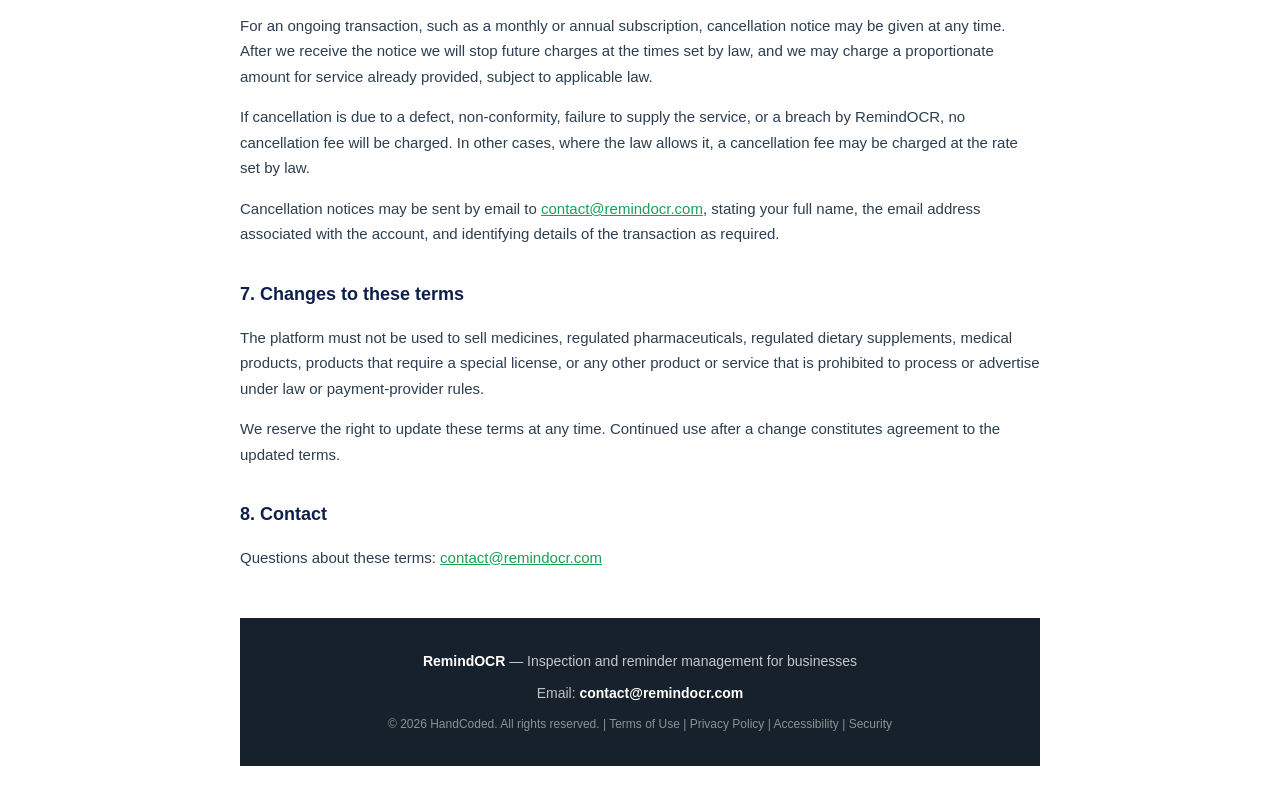
<file: en/terms.html>
<!DOCTYPE html>
<html lang="en" dir="ltr">
<head>
  <meta charset="UTF-8" />
  <meta name="viewport" content="width=device-width, initial-scale=1.0" />
  <title>Terms of Use — RemindOCR</title>
  <meta name="description" content="Terms of use for the RemindOCR document, inspection, and reminder service." />
  <link rel="canonical" href="https://remindocr.com/en/terms" />
  <link rel="alternate" hreflang="he" href="https://remindocr.com/terms" />
  <link rel="alternate" hreflang="en" href="https://remindocr.com/en/terms" />
  <meta name="robots" content="index,follow" />
  <style>
    html { color-scheme: light; }
    body { font-family: 'Segoe UI', Arial, sans-serif; max-width: 800px; margin: 40px auto; padding: 0 24px; color: #2c3e50; line-height: 1.7; background: #fff; }
    h1 { color: #18a058; font-size: 28px; margin-bottom: 8px; }
    h2 { font-size: 18px; margin-top: 32px; color: #0d1f4c; }
    p, li { font-size: 15px; }
    .updated { color: #95a5a6; font-size: 13px; margin-bottom: 32px; }
    a { color: #18a058; }
    .lang { font-size: 13px; margin-bottom: 24px; }
  </style>
</head>
<body>
  <p class="lang">English</p>
  <h1>Terms of Use</h1>
  <p class="updated">Last updated: 30 August 2026</p>

  <h2>Business details and contact</h2>
  <p>Business name: HandCoded / RemindOCR.</p>
  <p>Service sold on this site: a subscription to RemindOCR, an online service for managing documents, inspections, contracts, invoices, and reminders.</p>
  <p>Customer service and cancellation requests: <a href="mailto:contact@remindocr.com">contact@remindocr.com</a>.</p>
  <p>Phone: <a href="tel:+972554605328">+972-55-460-5328</a>.</p>
  <p>Business address: 32 Ofroni Arbel, Kfar Vradim, Israel.</p>

  <h2>1. Acceptance of terms</h2>
  <p>Using RemindOCR constitutes agreement to these terms. If you do not agree, please stop using the application.</p>

  <h2>2. Description of the service</h2>
  <p>RemindOCR is a system for managing reminders, inspections, and contracts. It supports document upload, automatic data extraction, and sending reminders to clients.</p>

  <h2>3. Permitted use</h2>
  <ul>
    <li>Use is permitted for legitimate business purposes only.</li>
    <li>Do not use the system for unlawful activity.</li>
    <li>Do not attempt to breach, bypass, or access other users’ data.</li>
  </ul>

  <h2>4. Intellectual property</h2>
  <p>All rights in the system, including code, design, and content, are reserved by the system owners. Copying or distribution without permission is not allowed.</p>

  <h2>5. Limitation of liability</h2>
  <p>The system is provided “as is”. We are not liable for damage arising from use of the system, including data loss or service interruptions.</p>

  <h2>6. Subscription cancellation and refunds</h2>
  <p>Before completing a purchase on the site, if self-serve checkout is enabled, the customer will be shown a customer-details form and an explicit confirmation of these terms and of the privacy policy. Completing the purchase requires checking a confirmation box that includes a link to view these terms and the privacy policy.</p>
  <p>Purchases on the site are permitted for persons aged 18 and over only. If the purchase is made on behalf of a business, company, or organization, the purchaser represents that they are authorized to enter into the agreement on that entity’s behalf.</p>
  <p>RemindOCR provides an online digital service. After the account is created and payment is confirmed, access is usually opened immediately or within one business day, subject to payment capture, user verification, and system availability. No physical product is shipped, and shipping fees do not apply.</p>
  <p>RemindOCR’s cancellation policy is subject to the Israeli Consumer Protection Law, 5741-1981, and regulations enacted under it. If these terms conflict with mandatory consumer-protection rules that apply to a consumer, those rules prevail.</p>
  <p>In a distance sale of an online service, a consumer may give notice of cancellation within fourteen (14) days from the date of the transaction or from receipt of the disclosure document required by law, whichever is later, subject to the law and the exceptions set out in it.</p>
  <p>For an ongoing transaction, such as a monthly or annual subscription, cancellation notice may be given at any time. After we receive the notice we will stop future charges at the times set by law, and we may charge a proportionate amount for service already provided, subject to applicable law.</p>
  <p>If cancellation is due to a defect, non-conformity, failure to supply the service, or a breach by RemindOCR, no cancellation fee will be charged. In other cases, where the law allows it, a cancellation fee may be charged at the rate set by law.</p>
  <p>Cancellation notices may be sent by email to <a href="mailto:contact@remindocr.com?subject=RemindOCR%20subscription%20cancellation">contact@remindocr.com</a>, stating your full name, the email address associated with the account, and identifying details of the transaction as required.</p>

  <h2>7. Changes to these terms</h2>
  <p>The platform must not be used to sell medicines, regulated pharmaceuticals, regulated dietary supplements, medical products, products that require a special license, or any other product or service that is prohibited to process or advertise under law or payment-provider rules.</p>
  <p>We reserve the right to update these terms at any time. Continued use after a change constitutes agreement to the updated terms.</p>

  <h2>8. Contact</h2>
  <p>Questions about these terms: <a href="mailto:contact@remindocr.com">contact@remindocr.com</a></p>

  <footer style="margin-top:48px;padding:32px 24px;text-align:center;background:#17212b;color:rgba(255,255,255,0.75);font-size:14px;font-family:'Segoe UI',Arial,sans-serif;">
    <strong style="color:#fff;">RemindOCR</strong> — Inspection and reminder management for businesses
    <div style="margin-top:8px;color:rgba(255,255,255,0.72);">
      Email: <a href="mailto:contact@remindocr.com" style="color:#fff;text-decoration:none;font-weight:600;">contact@remindocr.com</a>
    </div>
    <div style="margin-top:8px;font-size:12px;color:rgba(255,255,255,0.5);">
      © 2026 HandCoded. All rights reserved. |
      <a href="/en/terms" style="color:rgba(255,255,255,0.5);text-decoration:none;">Terms of Use</a> |
      <a href="/en/privacy" style="color:rgba(255,255,255,0.5);text-decoration:none;">Privacy Policy</a> |
      <a href="/en/accessibility" style="color:rgba(255,255,255,0.5);text-decoration:none;">Accessibility</a> |
      <a href="/en/security" style="color:rgba(255,255,255,0.5);text-decoration:none;">Security</a>
    </div>
  </footer>
</body>
</html>
</file>
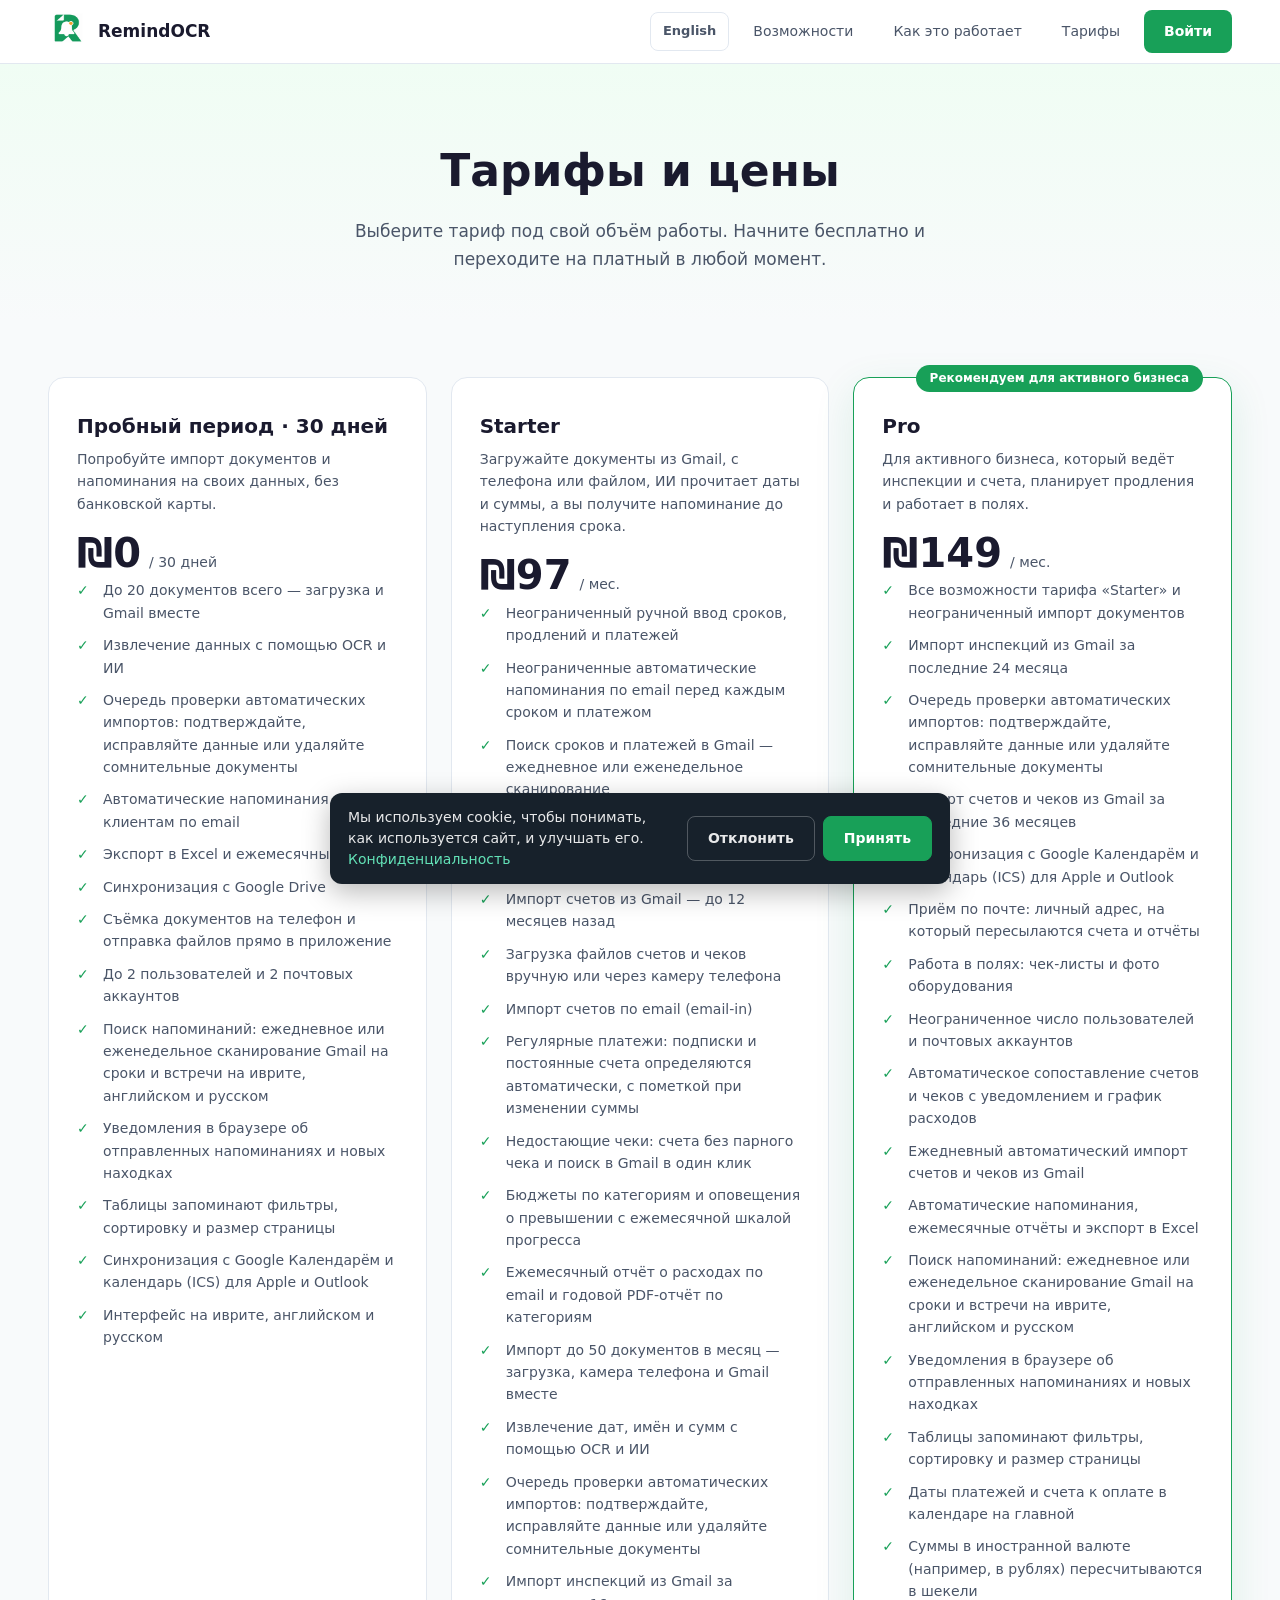
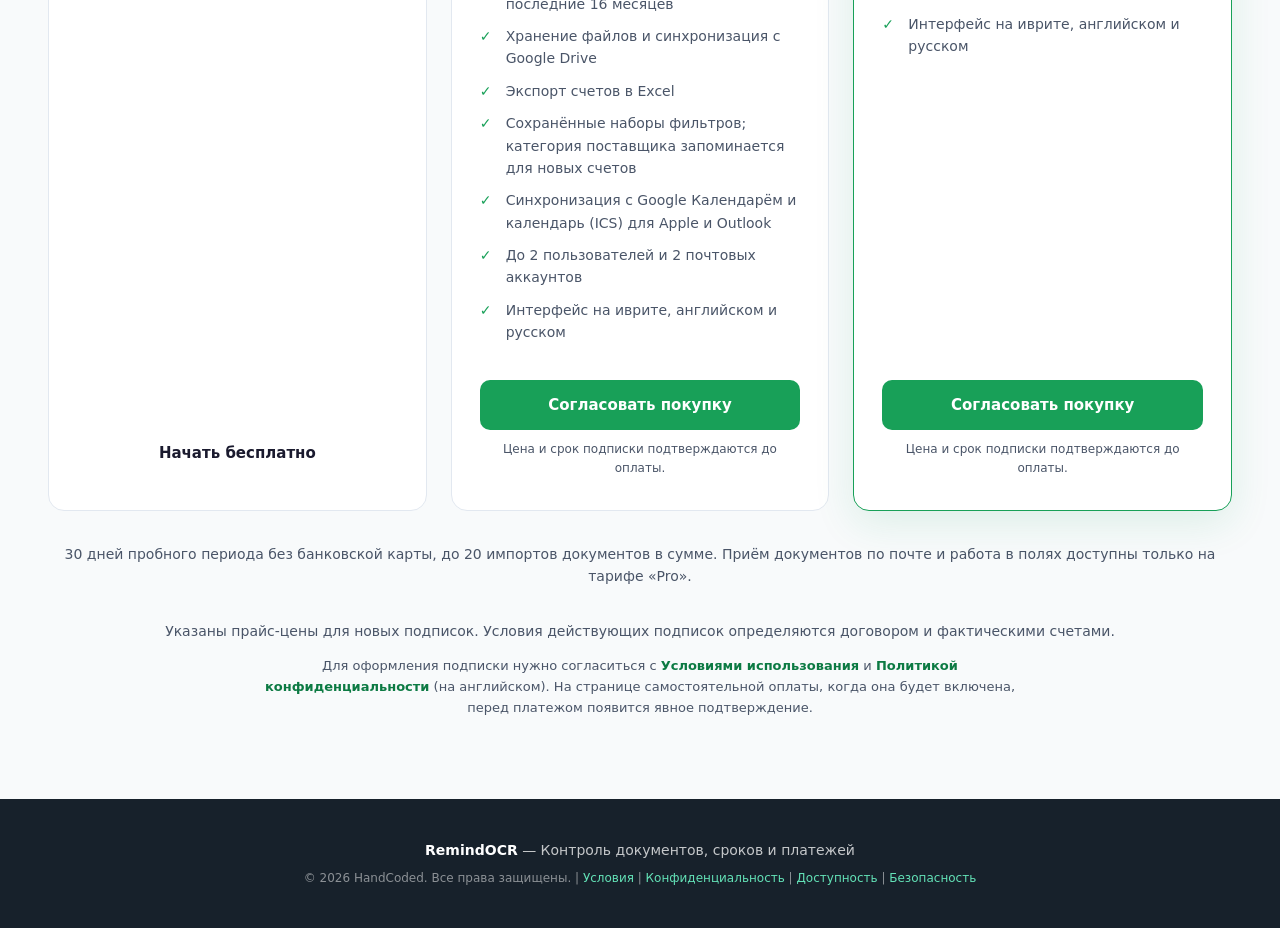
<file: ru/pricing.html>
<!DOCTYPE html>
<html lang="ru" dir="ltr">
<head>
  <!-- Google tag (gtag.js) — skipped on localhost/local previews -->
  <script>
    if (!["localhost", "127.0.0.1"].includes(window.location.hostname)) {
      var gaScript = document.createElement("script");
      gaScript.async = true;
      gaScript.src = "https://www.googletagmanager.com/gtag/js?id=G-CV5TGV9V2X";
      document.head.appendChild(gaScript);

      window.dataLayer = window.dataLayer || [];
      function gtag(){dataLayer.push(arguments);}
      // Consent Mode v2: deny until the visitor chooses. wait_for_update holds the
      // first hits briefly so a stored "granted" is applied before anything sends.
      gtag('consent', 'default', {
        'ad_user_data': 'denied',
        'ad_personalization': 'denied',
        'ad_storage': 'denied',
        'analytics_storage': 'denied',
        'wait_for_update': 500
      });
      try {
        if (localStorage.getItem('ga_consent') === 'granted') {
          gtag('consent', 'update', {
            'ad_user_data': 'granted',
            'ad_personalization': 'granted',
            'ad_storage': 'granted',
            'analytics_storage': 'granted'
          });
        }
      } catch (e) {}
      gtag('js', new Date());
      gtag('config', 'G-CV5TGV9V2X');
    }
  </script>

  <meta charset="UTF-8" />
  <meta name="viewport" content="width=device-width, initial-scale=1.0" />
  <title>Тарифы — RemindOCR</title>
  <meta name="description" content="Тарифы RemindOCR: документы, счета и чеки, автоматические напоминания, поиск сроков в почте, синхронизация с Google Календарём и Google Drive." />
  <link rel="canonical" href="https://remindocr.com/ru/pricing" />
  <link rel="alternate" hreflang="he" href="https://remindocr.com/pricing" />
  <link rel="alternate" hreflang="en" href="https://remindocr.com/en/pricing" />
  <link rel="alternate" hreflang="ru" href="https://remindocr.com/ru/pricing" />
  <meta name="robots" content="index,follow" />

  <meta property="fb:app_id" content="935630732930743" />
  <meta property="og:type" content="website" />
  <meta property="og:site_name" content="RemindOCR" />
  <meta property="og:locale" content="ru_RU" />
  <meta property="og:url" content="https://remindocr.com/ru/pricing" />
  <meta property="og:title" content="Тарифы — RemindOCR" />
  <meta property="og:description" content="Тарифы RemindOCR: документы, счета и чеки, автоматические напоминания, поиск сроков в почте, синхронизация с Google Календарём и Google Drive." />

  <meta name="theme-color" content="#18a058" />
  <link rel="icon" type="image/png" sizes="32x32" href="../favicon-32-v2.png" />
  <link rel="icon" type="image/png" sizes="192x192" href="../icon-192-v2.png" />
  <link rel="icon" type="image/png" sizes="512x512" href="../icon-512-v2.png" />
  <link rel="icon" type="image/svg+xml" href="../favicon-v2.svg" />
  <link rel="apple-touch-icon" href="../apple-touch-icon-v2.png" />
  <meta property="og:image" content="https://remindocr.com/og-image.png" />
  <style>
    *, *::before, *::after { box-sizing: border-box; margin: 0; padding: 0; }

    :root {
      --brand: #18a058;
      --brand-dark: #0c7a43;
      --brand-light: rgba(24,160,88,0.1);
      --text: #1a1a2e;
      --text-2: #4a5568;
      --bg: #f8fafb;
      --white: #ffffff;
      --border: #e2e8f0;
      --radius: 16px;
    }

    html { scroll-behavior: smooth; }

    body {
      font-family: 'Segoe UI', system-ui, sans-serif;
      background: var(--bg);
      color: var(--text);
      line-height: 1.6;
      overflow-x: hidden;
    }

    nav {
      position: fixed;
      top: 0; right: 0; left: 0;
      z-index: 20;
      height: 64px;
      padding: 0 48px;
      display: flex;
      align-items: center;
      justify-content: space-between;
      background: rgba(255,255,255,0.92);
      border-bottom: 1px solid var(--border);
      backdrop-filter: blur(12px);
    }

    .nav-brand {
      display: inline-flex;
      align-items: center;
      gap: 10px;
      color: var(--text);
      text-decoration: none;
    }
    .nav-brand__logo { width: 40px; height: 40px; border-radius: 10px; object-fit: cover; }
    .nav-brand__text { font-size: 17px; font-weight: 700; }

    .nav-links { display: flex; align-items: center; gap: 8px; }
    .nav-links a {
      padding: 8px 16px;
      border-radius: 8px;
      color: var(--text-2);
      font-size: 14px;
      text-decoration: none;
      transition: background 0.15s, color 0.15s;
    }
    .nav-links a:hover { background: var(--brand-light); color: var(--brand); }
    .nav-cta {
      padding: 10px 20px !important;
      background: var(--brand);
      color: #fff !important;
      font-weight: 700;
    }
    .nav-cta:hover { background: var(--brand-dark); color: #fff !important; }
    .nav-lang {
      padding: 8px 12px !important;
      font-size: 13px !important;
      font-weight: 600;
      border: 1px solid var(--border);
      background: transparent !important;
      color: var(--text-2) !important;
    }
    .nav-lang:hover {
      background: var(--brand-light) !important;
      color: var(--brand) !important;
    }

    .page { padding-top: 64px; }

    .plans-hero {
      background: linear-gradient(180deg, #f0fdf4 0%, var(--bg) 100%);
      padding: 72px 48px 48px;
      text-align: center;
    }
    .plans-hero h1 {
      font-size: clamp(30px, 4vw, 44px);
      font-weight: 800;
      margin-bottom: 12px;
    }
    .plans-hero p {
      max-width: 620px;
      margin: 0 auto;
      color: var(--text-2);
      font-size: 17px;
    }

    section { width: min(1320px, 100%); margin: 0 auto; padding: 56px 48px 80px; }

    footer {
      background: #17212b;
      color: rgba(255,255,255,0.75);
      padding: 40px 48px;
      text-align: center;
      font-size: 14px;
    }
    footer strong { color: #fff; }
    footer .site-footer__legal {
      margin-top: 8px;
      font-size: 12px;
      color: rgba(255,255,255,0.5);
    }
    footer .site-footer__legal a {
      color: #63e2b7;
      text-decoration: none;
    }
    footer .site-footer__legal a:hover {
      color: #8fecd0;
      text-decoration: underline;
    }

    /* Between the four-across and the single-column layouts, auto-fit would
       settle on three and leave the fourth plan alone on its own row. Force two
       even columns across that band instead. */
    @media (max-width: 1080px) and (min-width: 901px) {
    }

    @media (max-width: 900px) {
      nav { height: auto; min-height: 58px; padding: 10px 16px; }
      .nav-links a:not(.nav-cta):not(.nav-lang) { display: none; }
      .plans-hero { padding: 48px 20px 32px; }
      section { padding: 40px 20px 56px; }
      footer { padding: 32px 20px; }
    }
  </style>
    <link href="/assets/pricing.css" rel="stylesheet"/>
</head>
<body>

<nav>
  <a class="nav-brand" href="/ru">
    <picture>
      <source media="(prefers-color-scheme: dark)" srcset="../remindocr-logo-dark.png" />
      <img class="nav-brand__logo" src="../remindocr-logo-light.png" alt="" />
    </picture>
    <span class="nav-brand__text">RemindOCR</span>
  </a>
  <div class="nav-links">
    <a class="nav-lang" href="/en/pricing" hreflang="en" lang="en">English</a>
    <a href="/ru#features">Возможности</a>
    <a href="/ru#how">Как это работает</a>
    <a href="/ru/pricing">Тарифы</a>
    <a class="nav-cta" href="https://app.remindocr.com/ru/login">Войти</a>
  </div>
</nav>

<div class="page">
  <div class="plans-hero">
    <h1>Тарифы и цены</h1>
    <p>Выберите тариф под свой объём работы. Начните бесплатно и переходите на платный в любой момент.</p>
  </div>

  <section>
      <div data-pricing-catalog>
          <!-- pricing:start -->
<div class="plans-grid"><article class="plan" data-plan="trial">

      <h2 class="plan__name">Пробный период · 30 дней</h2>
      <p class="plan__blurb">Попробуйте импорт документов и напоминания на своих данных, без банковской карты.</p>
      <div class="plan__price"><strong>$0</strong><span class="plan__price-period">/ 30 дней</span></div>
      <ul class="plan__features"><li>До 20 документов всего — загрузка и Gmail вместе</li><li>Извлечение данных с помощью OCR и ИИ</li><li>Очередь проверки автоматических импортов: подтверждайте, исправляйте данные или удаляйте сомнительные документы</li><li>Автоматические напоминания клиентам по email</li><li>Экспорт в Excel и ежемесячные отчёты</li><li>Синхронизация с Google Drive</li><li>Съёмка документов на телефон и отправка файлов прямо в приложение</li><li>До 2 пользователей и 2 почтовых аккаунтов</li><li>Поиск напоминаний: ежедневное или еженедельное сканирование Gmail на сроки и встречи на иврите, английском и русском</li><li>Уведомления в браузере об отправленных напоминаниях и новых находках</li><li>Таблицы запоминают фильтры, сортировку и размер страницы</li><li>Синхронизация с Google Календарём и календарь (ICS) для Apple и Outlook</li><li>Интерфейс на иврите, английском и русском</li></ul>
      <a class="plan__cta plan__cta--ghost" href="https://app.remindocr.com/ru/login?tab=register">Начать бесплатно</a>

    </article>
<article class="plan" data-plan="basic">

      <h2 class="plan__name">Starter</h2>
      <p class="plan__blurb">Загружайте документы из Gmail, с телефона или файлом, ИИ прочитает даты и суммы, а вы получите напоминание до наступления срока.</p>
      <div class="plan__price"><strong>₪97</strong><span class="plan__price-period">/ мес.</span></div>
      <ul class="plan__features"><li>Неограниченный ручной ввод сроков, продлений и платежей</li><li>Неограниченные автоматические напоминания по email перед каждым сроком и платежом</li><li>Поиск сроков и платежей в Gmail — ежедневное или еженедельное сканирование</li><li>Напоминание о сроке возврата новой покупки рядом с напоминанием о гарантии</li><li>Импорт счетов из Gmail — до 12 месяцев назад</li><li>Загрузка файлов счетов и чеков вручную или через камеру телефона</li><li>Импорт счетов по email (email-in)</li><li>Регулярные платежи: подписки и постоянные счета определяются автоматически, с пометкой при изменении суммы</li><li>Недостающие чеки: счета без парного чека и поиск в Gmail в один клик</li><li>Бюджеты по категориям и оповещения о превышении с ежемесячной шкалой прогресса</li><li>Ежемесячный отчёт о расходах по email и годовой PDF-отчёт по категориям</li><li>Импорт до 50 документов в месяц — загрузка, камера телефона и Gmail вместе</li><li>Извлечение дат, имён и сумм с помощью OCR и ИИ</li><li>Очередь проверки автоматических импортов: подтверждайте, исправляйте данные или удаляйте сомнительные документы</li><li>Импорт инспекций из Gmail за последние 16 месяцев</li><li>Хранение файлов и синхронизация с Google Drive</li><li>Экспорт счетов в Excel</li><li>Сохранённые наборы фильтров; категория поставщика запоминается для новых счетов</li><li>Синхронизация с Google Календарём и календарь (ICS) для Apple и Outlook</li><li>До 2 пользователей и 2 почтовых аккаунтов</li><li>Интерфейс на иврите, английском и русском</li></ul>
      <a class="plan__cta plan__cta--primary" href="https://wa.me/972554605328?text=%D0%97%D0%B4%D1%80%D0%B0%D0%B2%D1%81%D1%82%D0%B2%D1%83%D0%B9%D1%82%D0%B5%2C%20%D1%8F%20%D1%85%D0%BE%D1%87%D1%83%20%D0%BF%D1%80%D0%B8%D0%BE%D0%B1%D1%80%D0%B5%D1%81%D1%82%D0%B8%20%D1%82%D0%B0%D1%80%D0%B8%D1%84%20Starter%20%D0%B2%20RemindOCR." target="_blank" rel="noopener noreferrer">Согласовать покупку</a>
      <p class="plan__soon-note">Цена и срок подписки подтверждаются до оплаты.</p>
    </article>
<article class="plan plan--highlighted" data-plan="business">
      <span class="plan__badge">Рекомендуем для активного бизнеса</span>
      <h2 class="plan__name">Pro</h2>
      <p class="plan__blurb">Для активного бизнеса, который ведёт инспекции и счета, планирует продления и работает в полях.</p>
      <div class="plan__price"><strong>₪149</strong><span class="plan__price-period">/ мес.</span></div>
      <ul class="plan__features"><li>Все возможности тарифа «Starter» и неограниченный импорт документов</li><li>Импорт инспекций из Gmail за последние 24 месяца</li><li>Очередь проверки автоматических импортов: подтверждайте, исправляйте данные или удаляйте сомнительные документы</li><li>Импорт счетов и чеков из Gmail за последние 36 месяцев</li><li>Синхронизация с Google Календарём и календарь (ICS) для Apple и Outlook</li><li>Приём по почте: личный адрес, на который пересылаются счета и отчёты</li><li>Работа в полях: чек-листы и фото оборудования</li><li>Неограниченное число пользователей и почтовых аккаунтов</li><li>Автоматическое сопоставление счетов и чеков с уведомлением и график расходов</li><li>Ежедневный автоматический импорт счетов и чеков из Gmail</li><li>Автоматические напоминания, ежемесячные отчёты и экспорт в Excel</li><li>Поиск напоминаний: ежедневное или еженедельное сканирование Gmail на сроки и встречи на иврите, английском и русском</li><li>Уведомления в браузере об отправленных напоминаниях и новых находках</li><li>Таблицы запоминают фильтры, сортировку и размер страницы</li><li>Даты платежей и счета к оплате в календаре на главной</li><li>Суммы в иностранной валюте (например, в рублях) пересчитываются в шекели</li><li>Интерфейс на иврите, английском и русском</li></ul>
      <a class="plan__cta plan__cta--primary" href="https://wa.me/972554605328?text=%D0%97%D0%B4%D1%80%D0%B0%D0%B2%D1%81%D1%82%D0%B2%D1%83%D0%B9%D1%82%D0%B5%2C%20%D1%8F%20%D1%85%D0%BE%D1%87%D1%83%20%D0%BF%D1%80%D0%B8%D0%BE%D0%B1%D1%80%D0%B5%D1%81%D1%82%D0%B8%20%D1%82%D0%B0%D1%80%D0%B8%D1%84%20Pro%20%D0%B2%20RemindOCR." target="_blank" rel="noopener noreferrer">Согласовать покупку</a>
      <p class="plan__soon-note">Цена и срок подписки подтверждаются до оплаты.</p>
    </article></div>
    <p class="plans-note">30 дней пробного периода без банковской карты, до 20 импортов документов в сумме. Приём документов по почте и работа в полях доступны только на тарифе «Pro».</p>
    <p class="plans-note">Указаны прайс-цены для новых подписок. Условия действующих подписок определяются договором и фактическими счетами.</p>
<!-- pricing:end -->
      </div>
    <p class="plans-legal-note">
      Для оформления подписки нужно согласиться с <a href="/en/terms">Условиями использования</a> и <a href="/en/privacy">Политикой конфиденциальности</a> (на английском).
      На странице самостоятельной оплаты, когда она будет включена, перед платежом появится явное подтверждение.
    </p>
  </section>
</div>

<footer>
  <strong>RemindOCR</strong> — Контроль документов, сроков и платежей
  <div class="site-footer__legal">
    © 2026 HandCoded. Все права защищены. |
    <a href="/en/terms">Условия</a> |
    <a href="/en/privacy">Конфиденциальность</a> |
    <a href="/en/accessibility">Доступность</a> |
    <a href="/en/security">Безопасность</a>
  </div>
</footer>


<!-- Cookie consent banner -->
<div id="cookie-consent" class="cookie-consent" hidden>
  <p class="cookie-consent__text">
    Мы используем cookie, чтобы понимать, как используется сайт, и улучшать его.
    <a href="/en/privacy">Конфиденциальность</a>
  </p>
  <div class="cookie-consent__actions">
    <button type="button" id="cookie-decline" class="cookie-consent__btn">Отклонить</button>
    <button type="button" id="cookie-accept" class="cookie-consent__btn cookie-consent__btn--primary">Принять</button>
  </div>
</div>
<style>
  /* [hidden] only applies display:none via the UA sheet, which a class rule
     outranks — without this the banner stays on screen after the choice. */
  .cookie-consent[hidden] { display: none !important; }
  .cookie-consent {
    position: fixed; inset-inline: 16px; bottom: 16px; z-index: 9999;
    max-width: 620px; margin-inline: auto;
    display: flex; flex-wrap: wrap; align-items: center; justify-content: space-between; gap: 12px;
    background: #17212b; color: rgba(255,255,255,0.9);
    border-radius: 12px; padding: 14px 18px;
    box-shadow: 0 8px 28px rgba(0,0,0,0.28);
    font-family: 'Segoe UI', system-ui, sans-serif; font-size: 14px;
  }
  .cookie-consent__text { margin: 0; flex: 1 1 260px; line-height: 1.5; }
  .cookie-consent__text a { color: #63e2b7; text-decoration: none; }
  .cookie-consent__text a:hover { text-decoration: underline; }
  .cookie-consent__actions { display: flex; gap: 8px; flex: 0 0 auto; }
  @media (max-width: 460px) {
    .cookie-consent__actions { width: 100%; }
    .cookie-consent__btn { flex: 1 1 0; }
  }
  .cookie-consent__btn {
    border: 1px solid rgba(255,255,255,0.25); background: transparent;
    color: inherit; border-radius: 8px; padding: 10px 20px;
    font: inherit; font-weight: 600; cursor: pointer;
    /* 44px is the minimum comfortable touch target on mobile. */
    min-height: 44px; min-width: 88px;
  }
  .cookie-consent__btn:hover { background: rgba(255,255,255,0.08); }
  .cookie-consent__btn--primary { background: #18a058; border-color: #18a058; color: #fff; }
  .cookie-consent__btn--primary:hover { background: #36ad6a; }
</style>
<script>
  (function () {
    var el = document.getElementById('cookie-consent');
    if (!el) return;
    var stored = null;
    try { stored = localStorage.getItem('ga_consent'); } catch (e) {}
    if (!stored) el.hidden = false;

    function decide(value) {
      try { localStorage.setItem('ga_consent', value); } catch (e) {}
      if (typeof gtag === 'function') {
        var granted = value === 'granted';
        gtag('consent', 'update', {
          'ad_user_data': granted ? 'granted' : 'denied',
          'ad_personalization': granted ? 'granted' : 'denied',
          'ad_storage': granted ? 'granted' : 'denied',
          'analytics_storage': granted ? 'granted' : 'denied'
        });
      }
      el.hidden = true;
    }
    document.getElementById('cookie-accept').addEventListener('click', function () { decide('granted'); });
    document.getElementById('cookie-decline').addEventListener('click', function () { decide('denied'); });
  })();
</script>
<script src="/assets/pricing.mjs" type="module"></script>
</body>
</html>
</file>
<file: assets/pricing.css>
.plans-grid {
    display: grid;
    /* auto-fit rather than a fixed count: with four plans a fixed 3 would
       orphan the last card on a row of its own. The 230px floor keeps all
       four on one row at the section's full width and drops to 2, then 1, as
       the viewport narrows. */
    grid-template-columns: repeat(auto-fit, minmax(230px, 1fr));
    gap: 24px;
    align-items: start;
}

/* Self-serve checkout is not live yet, so the yearly/monthly buttons are
   hidden rather than removed — unhide them and drop the WhatsApp block to
   switch over once Green Invoice payment links exist. */
.plan--soon .plan__ctas {
    display: none;
}

.plan__cta--wa {
    display: flex;
    align-items: center;
    justify-content: center;
    gap: 8px;
    background: #25d366;
    color: #fff;
}

.plan__cta--wa:hover {
    background: #1da851;
}

.plan__cta--wa svg {
    width: 18px;
    height: 18px;
    fill: currentColor;
    flex: none;
}

.plan__soon-note {
    margin: 10px 0 0;
    text-align: center;
    font-size: 12px;
    color: var(--text-2);
}

.plan {
    background: var(--white);
    border: 1px solid var(--border);
    border-radius: var(--radius);
    padding: 32px 28px;
    display: flex;
    flex-direction: column;
    height: 100%;
}

.plan--highlighted {
    border-color: var(--brand);
    box-shadow: 0 12px 40px rgba(24, 160, 88, 0.12);
    position: relative;
}

.plan__badge {
    position: absolute;
    top: -13px;
    inset-inline-end: 28px;
    background: var(--brand);
    color: #fff;
    font-size: 12px;
    font-weight: 700;
    padding: 4px 14px;
    border-radius: 999px;
}

.plan__name {
    font-size: 20px;
    font-weight: 700;
    margin-bottom: 6px;
}

.plan__blurb {
    color: var(--text-2);
    font-size: 14px;
    min-height: 44px;
    margin-bottom: 18px;
}

.plan__price {
    display: flex;
    flex-wrap: wrap;
    align-items: baseline;
    gap: 8px;
    margin-bottom: 6px;
}

.plan__price strong {
    font-size: 40px;
    font-weight: 800;
    line-height: 1;
}

.plan__price-old {
    color: var(--text-2);
    text-decoration: line-through;
    font-size: 17px;
    opacity: 0.75;
}

.plan__price-period {
    color: var(--text-2);
    font-size: 14px;
}

.plan__price-year {
    margin: 0 0 6px;
    color: var(--text-2);
    font-size: 13px;
    font-weight: 500;
}

.plan__vat {
    margin: 0 0 18px;
    color: var(--text-2);
    font-size: 12px;
    opacity: 0.8;
}

/* One bordered control with two rows, so yearly and monthly read as a billing
   choice rather than as a live button next to a disabled one. */
.plan__ctas {
    display: flex;
    flex-direction: column;
    border: 1px solid var(--border);
    border-radius: 12px;
    overflow: hidden;
}

.plan__ctas--accent {
    border-color: var(--brand);
}

.plan__cta-note {
    display: block;
    font-size: 12px;
    font-weight: 500;
    opacity: 0.85;
    margin-top: 2px;
}

.plan__cta-save {
    display: inline-block;
    margin-inline-start: 6px;
    padding: 2px 8px;
    border-radius: 999px;
    background: rgba(255, 255, 255, 0.22);
    font-size: 11px;
    font-weight: 700;
    vertical-align: middle;
}

.plan__cta--ghost .plan__cta-save {
    background: var(--brand-light);
    color: var(--brand-dark);
}

.plan__features {
    list-style: none;
    margin-bottom: 26px;
    flex: 1;
}

.plan__features li {
    position: relative;
    padding-inline-start: 26px;
    margin-bottom: 10px;
    font-size: 14px;
    color: var(--text-2);
}

.plan__features li::before {
    content: "✓";
    position: absolute;
    inset-inline-start: 0;
    color: var(--brand);
    font-weight: 700;
}

.plan__features li.plan__feature--struck {
    text-decoration: line-through;
    text-decoration-thickness: 2px;
    color: var(--text-2);
    opacity: 0.65;
}

.plan__cta {
    display: block;
    text-align: center;
    padding: 13px 20px;
    border-radius: 10px;
    font-weight: 700;
    font-size: 15px;
    text-decoration: none;
    transition: background 0.15s, transform 0.15s;
}

.plan__cta--primary {
    background: var(--brand);
    color: #fff;
}

.plan__cta--primary:hover {
    background: var(--brand-dark);
}

.plan__cta--ghost {
    background: var(--white);
    color: var(--text);
}

.plan__cta--ghost:hover {
    background: var(--bg);
    color: var(--brand-dark);
}

/* Inside the group the buttons are segments, not standalone pills. */
.plan__ctas .plan__cta {
    border-radius: 0;
}

.plan__ctas .plan__cta + .plan__cta {
    border-top: 1px solid var(--border);
    font-size: 14px;
    font-weight: 600;
    padding: 11px 20px;
}

.plan__additional {
    font-size: 12px;
    font-weight: 700;
    margin-bottom: 0.5rem;
    color: var(--brand-dark);
}

.plans-note {
    margin-top: 32px;
    text-align: center;
    color: var(--text-2);
    font-size: 14px;
}

.plans-legal-note {
    max-width: 780px;
    margin: 14px auto 0;
    text-align: center;
    color: var(--text-2);
    font-size: 13px;
}

.plans-legal-note a {
    color: var(--brand-dark);
    font-weight: 700;
    text-decoration: none;
}

.plans-legal-note a:hover {
    text-decoration: underline;
}


#pricing {
    width: min(1320px, 100%);
    max-width: 1320px;
    scroll-margin-top: 80px;
}

@media (max-width: 1040px) {
    .plans-grid {
        grid-template-columns: repeat(2, minmax(0, 1fr));
    }
}

@media (max-width: 760px) {
    .plans-grid {
        grid-template-columns: minmax(0, 1fr);
    }
}
</file>
